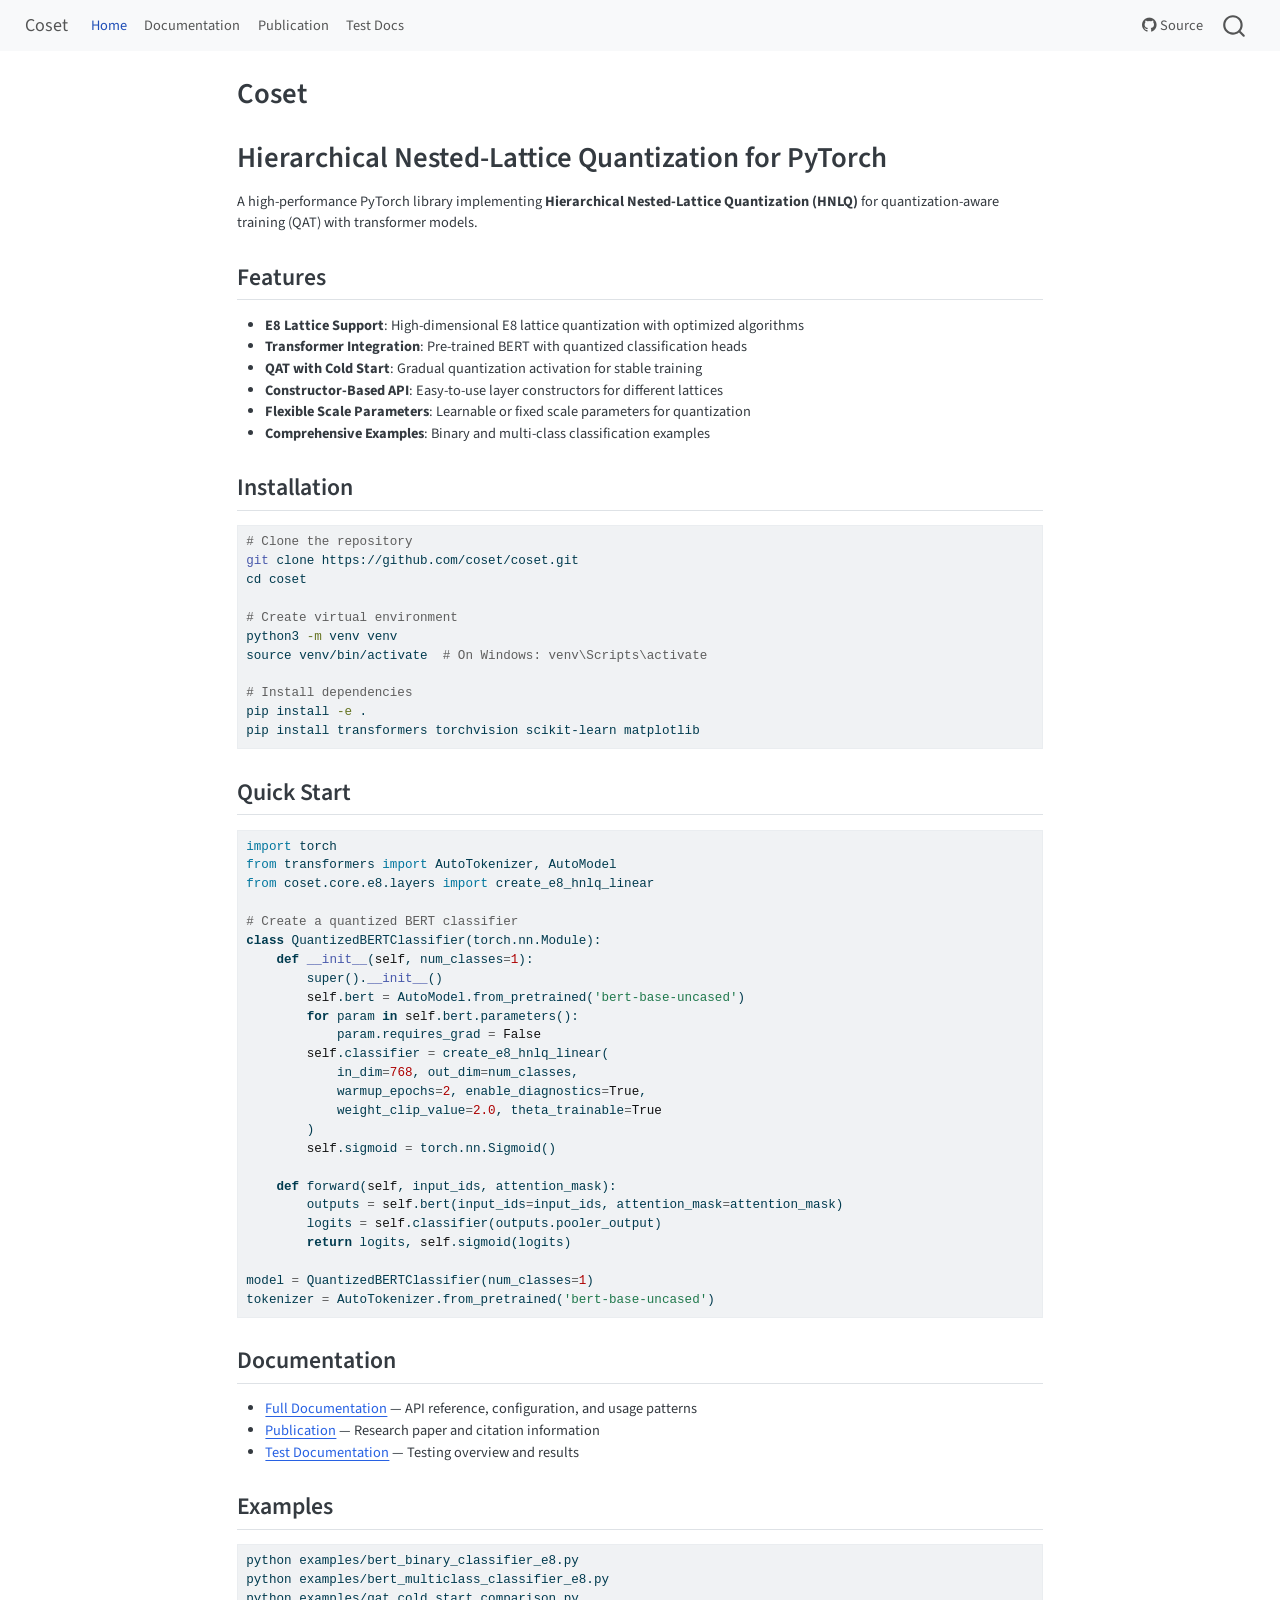
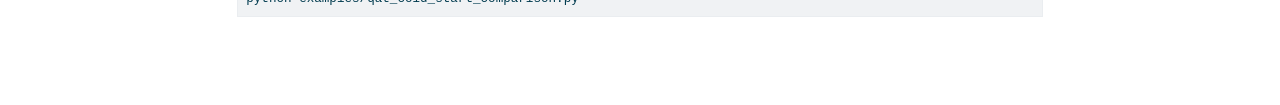
<file: index.html>
<!DOCTYPE html>
<html xmlns="http://www.w3.org/1999/xhtml" lang="en" xml:lang="en"><head>

<meta charset="utf-8">
<meta name="generator" content="quarto-1.8.27">

<meta name="viewport" content="width=device-width, initial-scale=1.0, user-scalable=yes">


<title>Coset</title>
<style>
code{white-space: pre-wrap;}
span.smallcaps{font-variant: small-caps;}
div.columns{display: flex; gap: min(4vw, 1.5em);}
div.column{flex: auto; overflow-x: auto;}
div.hanging-indent{margin-left: 1.5em; text-indent: -1.5em;}
ul.task-list{list-style: none;}
ul.task-list li input[type="checkbox"] {
  width: 0.8em;
  margin: 0 0.8em 0.2em -1em; /* quarto-specific, see https://github.com/quarto-dev/quarto-cli/issues/4556 */ 
  vertical-align: middle;
}
/* CSS for syntax highlighting */
html { -webkit-text-size-adjust: 100%; }
pre > code.sourceCode { white-space: pre; position: relative; }
pre > code.sourceCode > span { display: inline-block; line-height: 1.25; }
pre > code.sourceCode > span:empty { height: 1.2em; }
.sourceCode { overflow: visible; }
code.sourceCode > span { color: inherit; text-decoration: inherit; }
div.sourceCode { margin: 1em 0; }
pre.sourceCode { margin: 0; }
@media screen {
div.sourceCode { overflow: auto; }
}
@media print {
pre > code.sourceCode { white-space: pre-wrap; }
pre > code.sourceCode > span { text-indent: -5em; padding-left: 5em; }
}
pre.numberSource code
  { counter-reset: source-line 0; }
pre.numberSource code > span
  { position: relative; left: -4em; counter-increment: source-line; }
pre.numberSource code > span > a:first-child::before
  { content: counter(source-line);
    position: relative; left: -1em; text-align: right; vertical-align: baseline;
    border: none; display: inline-block;
    -webkit-touch-callout: none; -webkit-user-select: none;
    -khtml-user-select: none; -moz-user-select: none;
    -ms-user-select: none; user-select: none;
    padding: 0 4px; width: 4em;
  }
pre.numberSource { margin-left: 3em;  padding-left: 4px; }
div.sourceCode
  {   }
@media screen {
pre > code.sourceCode > span > a:first-child::before { text-decoration: underline; }
}
</style>


<script src="site_libs/quarto-nav/quarto-nav.js"></script>
<script src="site_libs/quarto-nav/headroom.min.js"></script>
<script src="site_libs/clipboard/clipboard.min.js"></script>
<script src="site_libs/quarto-search/autocomplete.umd.js"></script>
<script src="site_libs/quarto-search/fuse.min.js"></script>
<script src="site_libs/quarto-search/quarto-search.js"></script>
<meta name="quarto:offset" content="./">
<script src="site_libs/quarto-html/quarto.js" type="module"></script>
<script src="site_libs/quarto-html/tabsets/tabsets.js" type="module"></script>
<script src="site_libs/quarto-html/axe/axe-check.js" type="module"></script>
<script src="site_libs/quarto-html/popper.min.js"></script>
<script src="site_libs/quarto-html/tippy.umd.min.js"></script>
<script src="site_libs/quarto-html/anchor.min.js"></script>
<link href="site_libs/quarto-html/tippy.css" rel="stylesheet">
<link href="site_libs/quarto-html/quarto-syntax-highlighting-ed96de9b727972fe78a7b5d16c58bf87.css" rel="stylesheet" id="quarto-text-highlighting-styles">
<script src="site_libs/bootstrap/bootstrap.min.js"></script>
<link href="site_libs/bootstrap/bootstrap-icons.css" rel="stylesheet">
<link href="site_libs/bootstrap/bootstrap-668b6619701ddbf89f064247ba7537e3.min.css" rel="stylesheet" append-hash="true" id="quarto-bootstrap" data-mode="light">
<script id="quarto-search-options" type="application/json">{
  "location": "navbar",
  "copy-button": false,
  "collapse-after": 3,
  "panel-placement": "end",
  "type": "overlay",
  "limit": 50,
  "keyboard-shortcut": [
    "f",
    "/",
    "s"
  ],
  "show-item-context": false,
  "language": {
    "search-no-results-text": "No results",
    "search-matching-documents-text": "matching documents",
    "search-copy-link-title": "Copy link to search",
    "search-hide-matches-text": "Hide additional matches",
    "search-more-match-text": "more match in this document",
    "search-more-matches-text": "more matches in this document",
    "search-clear-button-title": "Clear",
    "search-text-placeholder": "",
    "search-detached-cancel-button-title": "Cancel",
    "search-submit-button-title": "Submit",
    "search-label": "Search"
  }
}</script>


</head>

<body class="nav-fixed fullcontent quarto-light">

<div id="quarto-search-results"></div>
  <header id="quarto-header" class="headroom fixed-top">
    <nav class="navbar navbar-expand-lg " data-bs-theme="dark">
      <div class="navbar-container container-fluid">
      <div class="navbar-brand-container mx-auto">
    <a class="navbar-brand" href="./index.html">
    <span class="navbar-title">Coset</span>
    </a>
  </div>
            <div id="quarto-search" class="" title="Search"></div>
          <button class="navbar-toggler" type="button" data-bs-toggle="collapse" data-bs-target="#navbarCollapse" aria-controls="navbarCollapse" role="menu" aria-expanded="false" aria-label="Toggle navigation" onclick="if (window.quartoToggleHeadroom) { window.quartoToggleHeadroom(); }">
  <span class="navbar-toggler-icon"></span>
</button>
          <div class="collapse navbar-collapse" id="navbarCollapse">
            <ul class="navbar-nav navbar-nav-scroll me-auto">
  <li class="nav-item">
    <a class="nav-link active" href="./index.html" aria-current="page"> 
<span class="menu-text">Home</span></a>
  </li>  
  <li class="nav-item">
    <a class="nav-link" href="./project.html"> 
<span class="menu-text">Documentation</span></a>
  </li>  
  <li class="nav-item">
    <a class="nav-link" href="./paper.html"> 
<span class="menu-text">Publication</span></a>
  </li>  
  <li class="nav-item">
    <a class="nav-link" href="./test-summaries/README.html"> 
<span class="menu-text">Test Docs</span></a>
  </li>  
</ul>
            <ul class="navbar-nav navbar-nav-scroll ms-auto">
  <li class="nav-item">
    <a class="nav-link" href="https://github.com/coset/coset"> <i class="bi bi-github" role="img">
</i> 
<span class="menu-text">Source</span></a>
  </li>  
</ul>
          </div> <!-- /navcollapse -->
            <div class="quarto-navbar-tools">
</div>
      </div> <!-- /container-fluid -->
    </nav>
</header>
<!-- content -->
<div id="quarto-content" class="quarto-container page-columns page-rows-contents page-layout-article page-navbar">
<!-- sidebar -->
<!-- margin-sidebar -->
    
<!-- main -->
<main class="content" id="quarto-document-content">

<header id="title-block-header" class="quarto-title-block default">
<div class="quarto-title">
<h1 class="title">Coset</h1>
</div>



<div class="quarto-title-meta">

    
  
    
  </div>
  


</header>


<section id="hierarchical-nested-lattice-quantization-for-pytorch" class="level1">
<h1>Hierarchical Nested-Lattice Quantization for PyTorch</h1>
<p>A high-performance PyTorch library implementing <strong>Hierarchical Nested-Lattice Quantization (HNLQ)</strong> for quantization-aware training (QAT) with transformer models.</p>
<section id="features" class="level2">
<h2 class="anchored" data-anchor-id="features">Features</h2>
<ul>
<li><strong>E8 Lattice Support</strong>: High-dimensional E8 lattice quantization with optimized algorithms</li>
<li><strong>Transformer Integration</strong>: Pre-trained BERT with quantized classification heads</li>
<li><strong>QAT with Cold Start</strong>: Gradual quantization activation for stable training</li>
<li><strong>Constructor-Based API</strong>: Easy-to-use layer constructors for different lattices</li>
<li><strong>Flexible Scale Parameters</strong>: Learnable or fixed scale parameters for quantization</li>
<li><strong>Comprehensive Examples</strong>: Binary and multi-class classification examples</li>
</ul>
</section>
<section id="installation" class="level2">
<h2 class="anchored" data-anchor-id="installation">Installation</h2>
<div class="code-copy-outer-scaffold"><div class="sourceCode" id="cb1"><pre class="sourceCode bash code-with-copy"><code class="sourceCode bash"><span id="cb1-1"><a href="#cb1-1" aria-hidden="true" tabindex="-1"></a><span class="co"># Clone the repository</span></span>
<span id="cb1-2"><a href="#cb1-2" aria-hidden="true" tabindex="-1"></a><span class="fu">git</span> clone https://github.com/coset/coset.git</span>
<span id="cb1-3"><a href="#cb1-3" aria-hidden="true" tabindex="-1"></a><span class="bu">cd</span> coset</span>
<span id="cb1-4"><a href="#cb1-4" aria-hidden="true" tabindex="-1"></a></span>
<span id="cb1-5"><a href="#cb1-5" aria-hidden="true" tabindex="-1"></a><span class="co"># Create virtual environment</span></span>
<span id="cb1-6"><a href="#cb1-6" aria-hidden="true" tabindex="-1"></a><span class="ex">python3</span> <span class="at">-m</span> venv venv</span>
<span id="cb1-7"><a href="#cb1-7" aria-hidden="true" tabindex="-1"></a><span class="bu">source</span> venv/bin/activate  <span class="co"># On Windows: venv\Scripts\activate</span></span>
<span id="cb1-8"><a href="#cb1-8" aria-hidden="true" tabindex="-1"></a></span>
<span id="cb1-9"><a href="#cb1-9" aria-hidden="true" tabindex="-1"></a><span class="co"># Install dependencies</span></span>
<span id="cb1-10"><a href="#cb1-10" aria-hidden="true" tabindex="-1"></a><span class="ex">pip</span> install <span class="at">-e</span> .</span>
<span id="cb1-11"><a href="#cb1-11" aria-hidden="true" tabindex="-1"></a><span class="ex">pip</span> install transformers torchvision scikit-learn matplotlib</span></code></pre></div><button title="Copy to Clipboard" class="code-copy-button"><i class="bi"></i></button></div>
</section>
<section id="quick-start" class="level2">
<h2 class="anchored" data-anchor-id="quick-start">Quick Start</h2>
<div class="code-copy-outer-scaffold"><div class="sourceCode" id="cb2"><pre class="sourceCode python code-with-copy"><code class="sourceCode python"><span id="cb2-1"><a href="#cb2-1" aria-hidden="true" tabindex="-1"></a><span class="im">import</span> torch</span>
<span id="cb2-2"><a href="#cb2-2" aria-hidden="true" tabindex="-1"></a><span class="im">from</span> transformers <span class="im">import</span> AutoTokenizer, AutoModel</span>
<span id="cb2-3"><a href="#cb2-3" aria-hidden="true" tabindex="-1"></a><span class="im">from</span> coset.core.e8.layers <span class="im">import</span> create_e8_hnlq_linear</span>
<span id="cb2-4"><a href="#cb2-4" aria-hidden="true" tabindex="-1"></a></span>
<span id="cb2-5"><a href="#cb2-5" aria-hidden="true" tabindex="-1"></a><span class="co"># Create a quantized BERT classifier</span></span>
<span id="cb2-6"><a href="#cb2-6" aria-hidden="true" tabindex="-1"></a><span class="kw">class</span> QuantizedBERTClassifier(torch.nn.Module):</span>
<span id="cb2-7"><a href="#cb2-7" aria-hidden="true" tabindex="-1"></a>    <span class="kw">def</span> <span class="fu">__init__</span>(<span class="va">self</span>, num_classes<span class="op">=</span><span class="dv">1</span>):</span>
<span id="cb2-8"><a href="#cb2-8" aria-hidden="true" tabindex="-1"></a>        <span class="bu">super</span>().<span class="fu">__init__</span>()</span>
<span id="cb2-9"><a href="#cb2-9" aria-hidden="true" tabindex="-1"></a>        <span class="va">self</span>.bert <span class="op">=</span> AutoModel.from_pretrained(<span class="st">'bert-base-uncased'</span>)</span>
<span id="cb2-10"><a href="#cb2-10" aria-hidden="true" tabindex="-1"></a>        <span class="cf">for</span> param <span class="kw">in</span> <span class="va">self</span>.bert.parameters():</span>
<span id="cb2-11"><a href="#cb2-11" aria-hidden="true" tabindex="-1"></a>            param.requires_grad <span class="op">=</span> <span class="va">False</span></span>
<span id="cb2-12"><a href="#cb2-12" aria-hidden="true" tabindex="-1"></a>        <span class="va">self</span>.classifier <span class="op">=</span> create_e8_hnlq_linear(</span>
<span id="cb2-13"><a href="#cb2-13" aria-hidden="true" tabindex="-1"></a>            in_dim<span class="op">=</span><span class="dv">768</span>, out_dim<span class="op">=</span>num_classes,</span>
<span id="cb2-14"><a href="#cb2-14" aria-hidden="true" tabindex="-1"></a>            warmup_epochs<span class="op">=</span><span class="dv">2</span>, enable_diagnostics<span class="op">=</span><span class="va">True</span>,</span>
<span id="cb2-15"><a href="#cb2-15" aria-hidden="true" tabindex="-1"></a>            weight_clip_value<span class="op">=</span><span class="fl">2.0</span>, theta_trainable<span class="op">=</span><span class="va">True</span></span>
<span id="cb2-16"><a href="#cb2-16" aria-hidden="true" tabindex="-1"></a>        )</span>
<span id="cb2-17"><a href="#cb2-17" aria-hidden="true" tabindex="-1"></a>        <span class="va">self</span>.sigmoid <span class="op">=</span> torch.nn.Sigmoid()</span>
<span id="cb2-18"><a href="#cb2-18" aria-hidden="true" tabindex="-1"></a>    </span>
<span id="cb2-19"><a href="#cb2-19" aria-hidden="true" tabindex="-1"></a>    <span class="kw">def</span> forward(<span class="va">self</span>, input_ids, attention_mask):</span>
<span id="cb2-20"><a href="#cb2-20" aria-hidden="true" tabindex="-1"></a>        outputs <span class="op">=</span> <span class="va">self</span>.bert(input_ids<span class="op">=</span>input_ids, attention_mask<span class="op">=</span>attention_mask)</span>
<span id="cb2-21"><a href="#cb2-21" aria-hidden="true" tabindex="-1"></a>        logits <span class="op">=</span> <span class="va">self</span>.classifier(outputs.pooler_output)</span>
<span id="cb2-22"><a href="#cb2-22" aria-hidden="true" tabindex="-1"></a>        <span class="cf">return</span> logits, <span class="va">self</span>.sigmoid(logits)</span>
<span id="cb2-23"><a href="#cb2-23" aria-hidden="true" tabindex="-1"></a></span>
<span id="cb2-24"><a href="#cb2-24" aria-hidden="true" tabindex="-1"></a>model <span class="op">=</span> QuantizedBERTClassifier(num_classes<span class="op">=</span><span class="dv">1</span>)</span>
<span id="cb2-25"><a href="#cb2-25" aria-hidden="true" tabindex="-1"></a>tokenizer <span class="op">=</span> AutoTokenizer.from_pretrained(<span class="st">'bert-base-uncased'</span>)</span></code></pre></div><button title="Copy to Clipboard" class="code-copy-button"><i class="bi"></i></button></div>
</section>
<section id="documentation" class="level2">
<h2 class="anchored" data-anchor-id="documentation">Documentation</h2>
<ul>
<li><a href="./project.html">Full Documentation</a> — API reference, configuration, and usage patterns</li>
<li><a href="./paper.html">Publication</a> — Research paper and citation information</li>
<li><a href="test-summaries/README.html">Test Documentation</a> — Testing overview and results</li>
</ul>
</section>
<section id="examples" class="level2">
<h2 class="anchored" data-anchor-id="examples">Examples</h2>
<div class="code-copy-outer-scaffold"><div class="sourceCode" id="cb3"><pre class="sourceCode bash code-with-copy"><code class="sourceCode bash"><span id="cb3-1"><a href="#cb3-1" aria-hidden="true" tabindex="-1"></a><span class="ex">python</span> examples/bert_binary_classifier_e8.py</span>
<span id="cb3-2"><a href="#cb3-2" aria-hidden="true" tabindex="-1"></a><span class="ex">python</span> examples/bert_multiclass_classifier_e8.py</span>
<span id="cb3-3"><a href="#cb3-3" aria-hidden="true" tabindex="-1"></a><span class="ex">python</span> examples/qat_cold_start_comparison.py</span></code></pre></div><button title="Copy to Clipboard" class="code-copy-button"><i class="bi"></i></button></div>


</section>
</section>

</main> <!-- /main -->
<script id="quarto-html-after-body" type="application/javascript">
  window.document.addEventListener("DOMContentLoaded", function (event) {
    const icon = "";
    const anchorJS = new window.AnchorJS();
    anchorJS.options = {
      placement: 'right',
      icon: icon
    };
    anchorJS.add('.anchored');
    const isCodeAnnotation = (el) => {
      for (const clz of el.classList) {
        if (clz.startsWith('code-annotation-')) {                     
          return true;
        }
      }
      return false;
    }
    const onCopySuccess = function(e) {
      // button target
      const button = e.trigger;
      // don't keep focus
      button.blur();
      // flash "checked"
      button.classList.add('code-copy-button-checked');
      var currentTitle = button.getAttribute("title");
      button.setAttribute("title", "Copied!");
      let tooltip;
      if (window.bootstrap) {
        button.setAttribute("data-bs-toggle", "tooltip");
        button.setAttribute("data-bs-placement", "left");
        button.setAttribute("data-bs-title", "Copied!");
        tooltip = new bootstrap.Tooltip(button, 
          { trigger: "manual", 
            customClass: "code-copy-button-tooltip",
            offset: [0, -8]});
        tooltip.show();    
      }
      setTimeout(function() {
        if (tooltip) {
          tooltip.hide();
          button.removeAttribute("data-bs-title");
          button.removeAttribute("data-bs-toggle");
          button.removeAttribute("data-bs-placement");
        }
        button.setAttribute("title", currentTitle);
        button.classList.remove('code-copy-button-checked');
      }, 1000);
      // clear code selection
      e.clearSelection();
    }
    const getTextToCopy = function(trigger) {
      const outerScaffold = trigger.parentElement.cloneNode(true);
      const codeEl = outerScaffold.querySelector('code');
      for (const childEl of codeEl.children) {
        if (isCodeAnnotation(childEl)) {
          childEl.remove();
        }
      }
      return codeEl.innerText;
    }
    const clipboard = new window.ClipboardJS('.code-copy-button:not([data-in-quarto-modal])', {
      text: getTextToCopy
    });
    clipboard.on('success', onCopySuccess);
    if (window.document.getElementById('quarto-embedded-source-code-modal')) {
      const clipboardModal = new window.ClipboardJS('.code-copy-button[data-in-quarto-modal]', {
        text: getTextToCopy,
        container: window.document.getElementById('quarto-embedded-source-code-modal')
      });
      clipboardModal.on('success', onCopySuccess);
    }
      var localhostRegex = new RegExp(/^(?:http|https):\/\/localhost\:?[0-9]*\//);
      var mailtoRegex = new RegExp(/^mailto:/);
        var filterRegex = new RegExp("https:\/\/mlsquare\.github\.io\/coset\/");
      var isInternal = (href) => {
          return filterRegex.test(href) || localhostRegex.test(href) || mailtoRegex.test(href);
      }
      // Inspect non-navigation links and adorn them if external
     var links = window.document.querySelectorAll('a[href]:not(.nav-link):not(.navbar-brand):not(.toc-action):not(.sidebar-link):not(.sidebar-item-toggle):not(.pagination-link):not(.no-external):not([aria-hidden]):not(.dropdown-item):not(.quarto-navigation-tool):not(.about-link)');
      for (var i=0; i<links.length; i++) {
        const link = links[i];
        if (!isInternal(link.href)) {
          // undo the damage that might have been done by quarto-nav.js in the case of
          // links that we want to consider external
          if (link.dataset.originalHref !== undefined) {
            link.href = link.dataset.originalHref;
          }
        }
      }
    function tippyHover(el, contentFn, onTriggerFn, onUntriggerFn) {
      const config = {
        allowHTML: true,
        maxWidth: 500,
        delay: 100,
        arrow: false,
        appendTo: function(el) {
            return el.parentElement;
        },
        interactive: true,
        interactiveBorder: 10,
        theme: 'quarto',
        placement: 'bottom-start',
      };
      if (contentFn) {
        config.content = contentFn;
      }
      if (onTriggerFn) {
        config.onTrigger = onTriggerFn;
      }
      if (onUntriggerFn) {
        config.onUntrigger = onUntriggerFn;
      }
      window.tippy(el, config); 
    }
    const noterefs = window.document.querySelectorAll('a[role="doc-noteref"]');
    for (var i=0; i<noterefs.length; i++) {
      const ref = noterefs[i];
      tippyHover(ref, function() {
        // use id or data attribute instead here
        let href = ref.getAttribute('data-footnote-href') || ref.getAttribute('href');
        try { href = new URL(href).hash; } catch {}
        const id = href.replace(/^#\/?/, "");
        const note = window.document.getElementById(id);
        if (note) {
          return note.innerHTML;
        } else {
          return "";
        }
      });
    }
    const xrefs = window.document.querySelectorAll('a.quarto-xref');
    const processXRef = (id, note) => {
      // Strip column container classes
      const stripColumnClz = (el) => {
        el.classList.remove("page-full", "page-columns");
        if (el.children) {
          for (const child of el.children) {
            stripColumnClz(child);
          }
        }
      }
      stripColumnClz(note)
      if (id === null || id.startsWith('sec-')) {
        // Special case sections, only their first couple elements
        const container = document.createElement("div");
        if (note.children && note.children.length > 2) {
          container.appendChild(note.children[0].cloneNode(true));
          for (let i = 1; i < note.children.length; i++) {
            const child = note.children[i];
            if (child.tagName === "P" && child.innerText === "") {
              continue;
            } else {
              container.appendChild(child.cloneNode(true));
              break;
            }
          }
          if (window.Quarto?.typesetMath) {
            window.Quarto.typesetMath(container);
          }
          return container.innerHTML
        } else {
          if (window.Quarto?.typesetMath) {
            window.Quarto.typesetMath(note);
          }
          return note.innerHTML;
        }
      } else {
        // Remove any anchor links if they are present
        const anchorLink = note.querySelector('a.anchorjs-link');
        if (anchorLink) {
          anchorLink.remove();
        }
        if (window.Quarto?.typesetMath) {
          window.Quarto.typesetMath(note);
        }
        if (note.classList.contains("callout")) {
          return note.outerHTML;
        } else {
          return note.innerHTML;
        }
      }
    }
    for (var i=0; i<xrefs.length; i++) {
      const xref = xrefs[i];
      tippyHover(xref, undefined, function(instance) {
        instance.disable();
        let url = xref.getAttribute('href');
        let hash = undefined; 
        if (url.startsWith('#')) {
          hash = url;
        } else {
          try { hash = new URL(url).hash; } catch {}
        }
        if (hash) {
          const id = hash.replace(/^#\/?/, "");
          const note = window.document.getElementById(id);
          if (note !== null) {
            try {
              const html = processXRef(id, note.cloneNode(true));
              instance.setContent(html);
            } finally {
              instance.enable();
              instance.show();
            }
          } else {
            // See if we can fetch this
            fetch(url.split('#')[0])
            .then(res => res.text())
            .then(html => {
              const parser = new DOMParser();
              const htmlDoc = parser.parseFromString(html, "text/html");
              const note = htmlDoc.getElementById(id);
              if (note !== null) {
                const html = processXRef(id, note);
                instance.setContent(html);
              } 
            }).finally(() => {
              instance.enable();
              instance.show();
            });
          }
        } else {
          // See if we can fetch a full url (with no hash to target)
          // This is a special case and we should probably do some content thinning / targeting
          fetch(url)
          .then(res => res.text())
          .then(html => {
            const parser = new DOMParser();
            const htmlDoc = parser.parseFromString(html, "text/html");
            const note = htmlDoc.querySelector('main.content');
            if (note !== null) {
              // This should only happen for chapter cross references
              // (since there is no id in the URL)
              // remove the first header
              if (note.children.length > 0 && note.children[0].tagName === "HEADER") {
                note.children[0].remove();
              }
              const html = processXRef(null, note);
              instance.setContent(html);
            } 
          }).finally(() => {
            instance.enable();
            instance.show();
          });
        }
      }, function(instance) {
      });
    }
        let selectedAnnoteEl;
        const selectorForAnnotation = ( cell, annotation) => {
          let cellAttr = 'data-code-cell="' + cell + '"';
          let lineAttr = 'data-code-annotation="' +  annotation + '"';
          const selector = 'span[' + cellAttr + '][' + lineAttr + ']';
          return selector;
        }
        const selectCodeLines = (annoteEl) => {
          const doc = window.document;
          const targetCell = annoteEl.getAttribute("data-target-cell");
          const targetAnnotation = annoteEl.getAttribute("data-target-annotation");
          const annoteSpan = window.document.querySelector(selectorForAnnotation(targetCell, targetAnnotation));
          const lines = annoteSpan.getAttribute("data-code-lines").split(",");
          const lineIds = lines.map((line) => {
            return targetCell + "-" + line;
          })
          let top = null;
          let height = null;
          let parent = null;
          if (lineIds.length > 0) {
              //compute the position of the single el (top and bottom and make a div)
              const el = window.document.getElementById(lineIds[0]);
              top = el.offsetTop;
              height = el.offsetHeight;
              parent = el.parentElement.parentElement;
            if (lineIds.length > 1) {
              const lastEl = window.document.getElementById(lineIds[lineIds.length - 1]);
              const bottom = lastEl.offsetTop + lastEl.offsetHeight;
              height = bottom - top;
            }
            if (top !== null && height !== null && parent !== null) {
              // cook up a div (if necessary) and position it 
              let div = window.document.getElementById("code-annotation-line-highlight");
              if (div === null) {
                div = window.document.createElement("div");
                div.setAttribute("id", "code-annotation-line-highlight");
                div.style.position = 'absolute';
                parent.appendChild(div);
              }
              div.style.top = top - 2 + "px";
              div.style.height = height + 4 + "px";
              div.style.left = 0;
              let gutterDiv = window.document.getElementById("code-annotation-line-highlight-gutter");
              if (gutterDiv === null) {
                gutterDiv = window.document.createElement("div");
                gutterDiv.setAttribute("id", "code-annotation-line-highlight-gutter");
                gutterDiv.style.position = 'absolute';
                const codeCell = window.document.getElementById(targetCell);
                const gutter = codeCell.querySelector('.code-annotation-gutter');
                gutter.appendChild(gutterDiv);
              }
              gutterDiv.style.top = top - 2 + "px";
              gutterDiv.style.height = height + 4 + "px";
            }
            selectedAnnoteEl = annoteEl;
          }
        };
        const unselectCodeLines = () => {
          const elementsIds = ["code-annotation-line-highlight", "code-annotation-line-highlight-gutter"];
          elementsIds.forEach((elId) => {
            const div = window.document.getElementById(elId);
            if (div) {
              div.remove();
            }
          });
          selectedAnnoteEl = undefined;
        };
          // Handle positioning of the toggle
      window.addEventListener(
        "resize",
        throttle(() => {
          elRect = undefined;
          if (selectedAnnoteEl) {
            selectCodeLines(selectedAnnoteEl);
          }
        }, 10)
      );
      function throttle(fn, ms) {
      let throttle = false;
      let timer;
        return (...args) => {
          if(!throttle) { // first call gets through
              fn.apply(this, args);
              throttle = true;
          } else { // all the others get throttled
              if(timer) clearTimeout(timer); // cancel #2
              timer = setTimeout(() => {
                fn.apply(this, args);
                timer = throttle = false;
              }, ms);
          }
        };
      }
        // Attach click handler to the DT
        const annoteDls = window.document.querySelectorAll('dt[data-target-cell]');
        for (const annoteDlNode of annoteDls) {
          annoteDlNode.addEventListener('click', (event) => {
            const clickedEl = event.target;
            if (clickedEl !== selectedAnnoteEl) {
              unselectCodeLines();
              const activeEl = window.document.querySelector('dt[data-target-cell].code-annotation-active');
              if (activeEl) {
                activeEl.classList.remove('code-annotation-active');
              }
              selectCodeLines(clickedEl);
              clickedEl.classList.add('code-annotation-active');
            } else {
              // Unselect the line
              unselectCodeLines();
              clickedEl.classList.remove('code-annotation-active');
            }
          });
        }
    const findCites = (el) => {
      const parentEl = el.parentElement;
      if (parentEl) {
        const cites = parentEl.dataset.cites;
        if (cites) {
          return {
            el,
            cites: cites.split(' ')
          };
        } else {
          return findCites(el.parentElement)
        }
      } else {
        return undefined;
      }
    };
    var bibliorefs = window.document.querySelectorAll('a[role="doc-biblioref"]');
    for (var i=0; i<bibliorefs.length; i++) {
      const ref = bibliorefs[i];
      const citeInfo = findCites(ref);
      if (citeInfo) {
        tippyHover(citeInfo.el, function() {
          var popup = window.document.createElement('div');
          citeInfo.cites.forEach(function(cite) {
            var citeDiv = window.document.createElement('div');
            citeDiv.classList.add('hanging-indent');
            citeDiv.classList.add('csl-entry');
            var biblioDiv = window.document.getElementById('ref-' + cite);
            if (biblioDiv) {
              citeDiv.innerHTML = biblioDiv.innerHTML;
            }
            popup.appendChild(citeDiv);
          });
          return popup.innerHTML;
        });
      }
    }
  });
  </script>
</div> <!-- /content -->




</body></html>
</file>
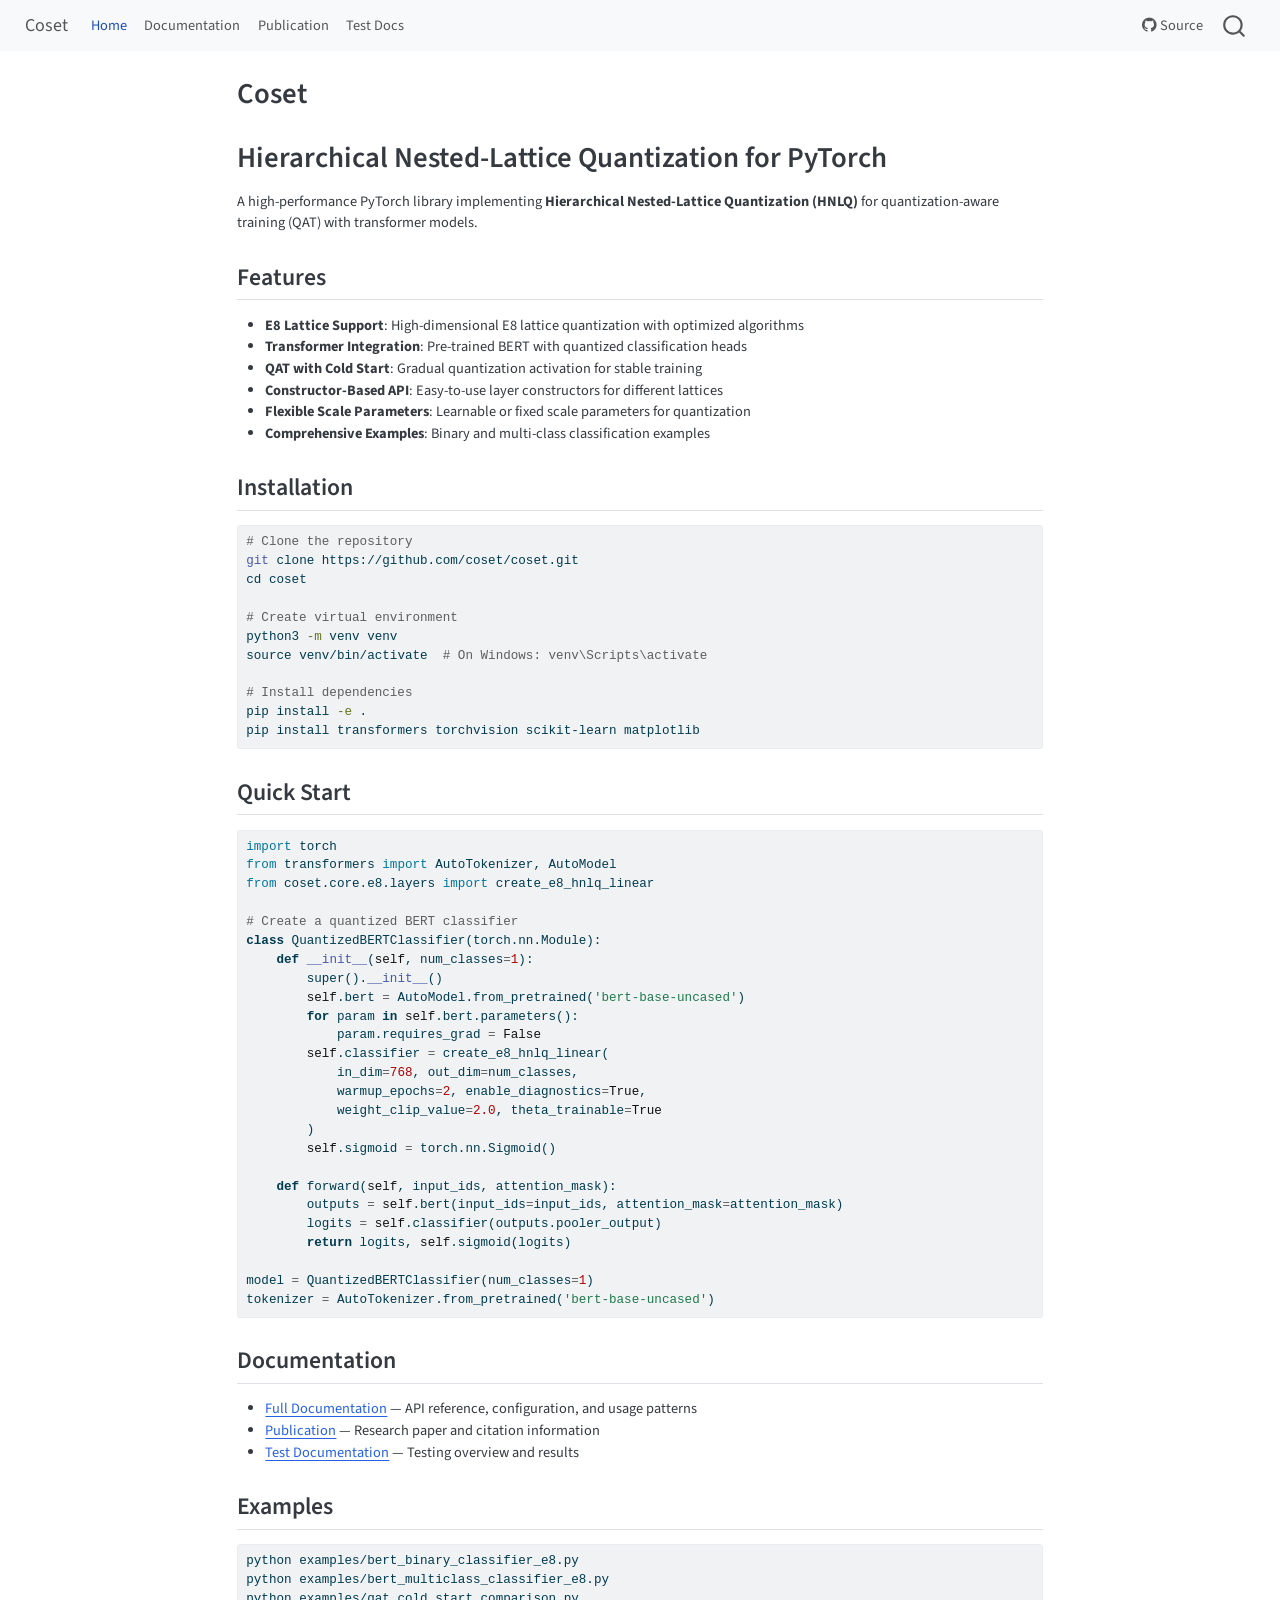
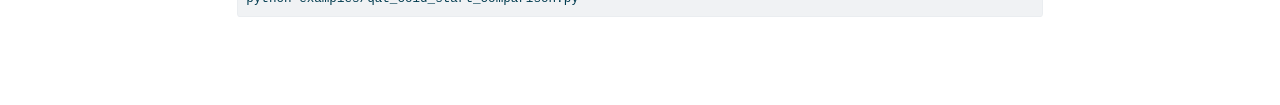
<file: docs/index.html>
<!DOCTYPE html>
<html xmlns="http://www.w3.org/1999/xhtml" lang="en" xml:lang="en"><head>

<meta charset="utf-8">
<meta name="generator" content="quarto-1.5.55">

<meta name="viewport" content="width=device-width, initial-scale=1.0, user-scalable=yes">


<title>Coset</title>
<style>
code{white-space: pre-wrap;}
span.smallcaps{font-variant: small-caps;}
div.columns{display: flex; gap: min(4vw, 1.5em);}
div.column{flex: auto; overflow-x: auto;}
div.hanging-indent{margin-left: 1.5em; text-indent: -1.5em;}
ul.task-list{list-style: none;}
ul.task-list li input[type="checkbox"] {
  width: 0.8em;
  margin: 0 0.8em 0.2em -1em; /* quarto-specific, see https://github.com/quarto-dev/quarto-cli/issues/4556 */ 
  vertical-align: middle;
}
/* CSS for syntax highlighting */
pre > code.sourceCode { white-space: pre; position: relative; }
pre > code.sourceCode > span { line-height: 1.25; }
pre > code.sourceCode > span:empty { height: 1.2em; }
.sourceCode { overflow: visible; }
code.sourceCode > span { color: inherit; text-decoration: inherit; }
div.sourceCode { margin: 1em 0; }
pre.sourceCode { margin: 0; }
@media screen {
div.sourceCode { overflow: auto; }
}
@media print {
pre > code.sourceCode { white-space: pre-wrap; }
pre > code.sourceCode > span { display: inline-block; text-indent: -5em; padding-left: 5em; }
}
pre.numberSource code
  { counter-reset: source-line 0; }
pre.numberSource code > span
  { position: relative; left: -4em; counter-increment: source-line; }
pre.numberSource code > span > a:first-child::before
  { content: counter(source-line);
    position: relative; left: -1em; text-align: right; vertical-align: baseline;
    border: none; display: inline-block;
    -webkit-touch-callout: none; -webkit-user-select: none;
    -khtml-user-select: none; -moz-user-select: none;
    -ms-user-select: none; user-select: none;
    padding: 0 4px; width: 4em;
  }
pre.numberSource { margin-left: 3em;  padding-left: 4px; }
div.sourceCode
  {   }
@media screen {
pre > code.sourceCode > span > a:first-child::before { text-decoration: underline; }
}
</style>


<script src="site_libs/quarto-nav/quarto-nav.js"></script>
<script src="site_libs/quarto-nav/headroom.min.js"></script>
<script src="site_libs/clipboard/clipboard.min.js"></script>
<script src="site_libs/quarto-search/autocomplete.umd.js"></script>
<script src="site_libs/quarto-search/fuse.min.js"></script>
<script src="site_libs/quarto-search/quarto-search.js"></script>
<meta name="quarto:offset" content="./">
<script src="site_libs/quarto-html/quarto.js"></script>
<script src="site_libs/quarto-html/popper.min.js"></script>
<script src="site_libs/quarto-html/tippy.umd.min.js"></script>
<script src="site_libs/quarto-html/anchor.min.js"></script>
<link href="site_libs/quarto-html/tippy.css" rel="stylesheet">
<link href="site_libs/quarto-html/quarto-syntax-highlighting.css" rel="stylesheet" id="quarto-text-highlighting-styles">
<script src="site_libs/bootstrap/bootstrap.min.js"></script>
<link href="site_libs/bootstrap/bootstrap-icons.css" rel="stylesheet">
<link href="site_libs/bootstrap/bootstrap.min.css" rel="stylesheet" id="quarto-bootstrap" data-mode="light">
<script id="quarto-search-options" type="application/json">{
  "location": "navbar",
  "copy-button": false,
  "collapse-after": 3,
  "panel-placement": "end",
  "type": "overlay",
  "limit": 50,
  "keyboard-shortcut": [
    "f",
    "/",
    "s"
  ],
  "show-item-context": false,
  "language": {
    "search-no-results-text": "No results",
    "search-matching-documents-text": "matching documents",
    "search-copy-link-title": "Copy link to search",
    "search-hide-matches-text": "Hide additional matches",
    "search-more-match-text": "more match in this document",
    "search-more-matches-text": "more matches in this document",
    "search-clear-button-title": "Clear",
    "search-text-placeholder": "",
    "search-detached-cancel-button-title": "Cancel",
    "search-submit-button-title": "Submit",
    "search-label": "Search"
  }
}</script>


</head>

<body class="nav-fixed fullcontent">

<div id="quarto-search-results"></div>
  <header id="quarto-header" class="headroom fixed-top">
    <nav class="navbar navbar-expand-lg " data-bs-theme="dark">
      <div class="navbar-container container-fluid">
      <div class="navbar-brand-container mx-auto">
    <a class="navbar-brand" href="./index.html">
    <span class="navbar-title">Coset</span>
    </a>
  </div>
            <div id="quarto-search" class="" title="Search"></div>
          <button class="navbar-toggler" type="button" data-bs-toggle="collapse" data-bs-target="#navbarCollapse" aria-controls="navbarCollapse" role="menu" aria-expanded="false" aria-label="Toggle navigation" onclick="if (window.quartoToggleHeadroom) { window.quartoToggleHeadroom(); }">
  <span class="navbar-toggler-icon"></span>
</button>
          <div class="collapse navbar-collapse" id="navbarCollapse">
            <ul class="navbar-nav navbar-nav-scroll me-auto">
  <li class="nav-item">
    <a class="nav-link active" href="./index.html" aria-current="page"> 
<span class="menu-text">Home</span></a>
  </li>  
  <li class="nav-item">
    <a class="nav-link" href="./project.html"> 
<span class="menu-text">Documentation</span></a>
  </li>  
  <li class="nav-item">
    <a class="nav-link" href="./paper.html"> 
<span class="menu-text">Publication</span></a>
  </li>  
  <li class="nav-item">
    <a class="nav-link" href="./test-summaries/README.html"> 
<span class="menu-text">Test Docs</span></a>
  </li>  
</ul>
            <ul class="navbar-nav navbar-nav-scroll ms-auto">
  <li class="nav-item">
    <a class="nav-link" href="https://github.com/coset/coset"> <i class="bi bi-github" role="img">
</i> 
<span class="menu-text">Source</span></a>
  </li>  
</ul>
          </div> <!-- /navcollapse -->
            <div class="quarto-navbar-tools">
</div>
      </div> <!-- /container-fluid -->
    </nav>
</header>
<!-- content -->
<div id="quarto-content" class="quarto-container page-columns page-rows-contents page-layout-article page-navbar">
<!-- sidebar -->
<!-- margin-sidebar -->
    
<!-- main -->
<main class="content" id="quarto-document-content">

<header id="title-block-header" class="quarto-title-block default">
<div class="quarto-title">
<h1 class="title">Coset</h1>
</div>



<div class="quarto-title-meta">

    
  
    
  </div>
  


</header>


<section id="hierarchical-nested-lattice-quantization-for-pytorch" class="level1">
<h1>Hierarchical Nested-Lattice Quantization for PyTorch</h1>
<p>A high-performance PyTorch library implementing <strong>Hierarchical Nested-Lattice Quantization (HNLQ)</strong> for quantization-aware training (QAT) with transformer models.</p>
<section id="features" class="level2">
<h2 class="anchored" data-anchor-id="features">Features</h2>
<ul>
<li><strong>E8 Lattice Support</strong>: High-dimensional E8 lattice quantization with optimized algorithms</li>
<li><strong>Transformer Integration</strong>: Pre-trained BERT with quantized classification heads</li>
<li><strong>QAT with Cold Start</strong>: Gradual quantization activation for stable training</li>
<li><strong>Constructor-Based API</strong>: Easy-to-use layer constructors for different lattices</li>
<li><strong>Flexible Scale Parameters</strong>: Learnable or fixed scale parameters for quantization</li>
<li><strong>Comprehensive Examples</strong>: Binary and multi-class classification examples</li>
</ul>
</section>
<section id="installation" class="level2">
<h2 class="anchored" data-anchor-id="installation">Installation</h2>
<div class="sourceCode" id="cb1"><pre class="sourceCode bash code-with-copy"><code class="sourceCode bash"><span id="cb1-1"><a href="#cb1-1" aria-hidden="true" tabindex="-1"></a><span class="co"># Clone the repository</span></span>
<span id="cb1-2"><a href="#cb1-2" aria-hidden="true" tabindex="-1"></a><span class="fu">git</span> clone https://github.com/coset/coset.git</span>
<span id="cb1-3"><a href="#cb1-3" aria-hidden="true" tabindex="-1"></a><span class="bu">cd</span> coset</span>
<span id="cb1-4"><a href="#cb1-4" aria-hidden="true" tabindex="-1"></a></span>
<span id="cb1-5"><a href="#cb1-5" aria-hidden="true" tabindex="-1"></a><span class="co"># Create virtual environment</span></span>
<span id="cb1-6"><a href="#cb1-6" aria-hidden="true" tabindex="-1"></a><span class="ex">python3</span> <span class="at">-m</span> venv venv</span>
<span id="cb1-7"><a href="#cb1-7" aria-hidden="true" tabindex="-1"></a><span class="bu">source</span> venv/bin/activate  <span class="co"># On Windows: venv\Scripts\activate</span></span>
<span id="cb1-8"><a href="#cb1-8" aria-hidden="true" tabindex="-1"></a></span>
<span id="cb1-9"><a href="#cb1-9" aria-hidden="true" tabindex="-1"></a><span class="co"># Install dependencies</span></span>
<span id="cb1-10"><a href="#cb1-10" aria-hidden="true" tabindex="-1"></a><span class="ex">pip</span> install <span class="at">-e</span> .</span>
<span id="cb1-11"><a href="#cb1-11" aria-hidden="true" tabindex="-1"></a><span class="ex">pip</span> install transformers torchvision scikit-learn matplotlib</span></code><button title="Copy to Clipboard" class="code-copy-button"><i class="bi"></i></button></pre></div>
</section>
<section id="quick-start" class="level2">
<h2 class="anchored" data-anchor-id="quick-start">Quick Start</h2>
<div class="sourceCode" id="cb2"><pre class="sourceCode python code-with-copy"><code class="sourceCode python"><span id="cb2-1"><a href="#cb2-1" aria-hidden="true" tabindex="-1"></a><span class="im">import</span> torch</span>
<span id="cb2-2"><a href="#cb2-2" aria-hidden="true" tabindex="-1"></a><span class="im">from</span> transformers <span class="im">import</span> AutoTokenizer, AutoModel</span>
<span id="cb2-3"><a href="#cb2-3" aria-hidden="true" tabindex="-1"></a><span class="im">from</span> coset.core.e8.layers <span class="im">import</span> create_e8_hnlq_linear</span>
<span id="cb2-4"><a href="#cb2-4" aria-hidden="true" tabindex="-1"></a></span>
<span id="cb2-5"><a href="#cb2-5" aria-hidden="true" tabindex="-1"></a><span class="co"># Create a quantized BERT classifier</span></span>
<span id="cb2-6"><a href="#cb2-6" aria-hidden="true" tabindex="-1"></a><span class="kw">class</span> QuantizedBERTClassifier(torch.nn.Module):</span>
<span id="cb2-7"><a href="#cb2-7" aria-hidden="true" tabindex="-1"></a>    <span class="kw">def</span> <span class="fu">__init__</span>(<span class="va">self</span>, num_classes<span class="op">=</span><span class="dv">1</span>):</span>
<span id="cb2-8"><a href="#cb2-8" aria-hidden="true" tabindex="-1"></a>        <span class="bu">super</span>().<span class="fu">__init__</span>()</span>
<span id="cb2-9"><a href="#cb2-9" aria-hidden="true" tabindex="-1"></a>        <span class="va">self</span>.bert <span class="op">=</span> AutoModel.from_pretrained(<span class="st">'bert-base-uncased'</span>)</span>
<span id="cb2-10"><a href="#cb2-10" aria-hidden="true" tabindex="-1"></a>        <span class="cf">for</span> param <span class="kw">in</span> <span class="va">self</span>.bert.parameters():</span>
<span id="cb2-11"><a href="#cb2-11" aria-hidden="true" tabindex="-1"></a>            param.requires_grad <span class="op">=</span> <span class="va">False</span></span>
<span id="cb2-12"><a href="#cb2-12" aria-hidden="true" tabindex="-1"></a>        <span class="va">self</span>.classifier <span class="op">=</span> create_e8_hnlq_linear(</span>
<span id="cb2-13"><a href="#cb2-13" aria-hidden="true" tabindex="-1"></a>            in_dim<span class="op">=</span><span class="dv">768</span>, out_dim<span class="op">=</span>num_classes,</span>
<span id="cb2-14"><a href="#cb2-14" aria-hidden="true" tabindex="-1"></a>            warmup_epochs<span class="op">=</span><span class="dv">2</span>, enable_diagnostics<span class="op">=</span><span class="va">True</span>,</span>
<span id="cb2-15"><a href="#cb2-15" aria-hidden="true" tabindex="-1"></a>            weight_clip_value<span class="op">=</span><span class="fl">2.0</span>, theta_trainable<span class="op">=</span><span class="va">True</span></span>
<span id="cb2-16"><a href="#cb2-16" aria-hidden="true" tabindex="-1"></a>        )</span>
<span id="cb2-17"><a href="#cb2-17" aria-hidden="true" tabindex="-1"></a>        <span class="va">self</span>.sigmoid <span class="op">=</span> torch.nn.Sigmoid()</span>
<span id="cb2-18"><a href="#cb2-18" aria-hidden="true" tabindex="-1"></a>    </span>
<span id="cb2-19"><a href="#cb2-19" aria-hidden="true" tabindex="-1"></a>    <span class="kw">def</span> forward(<span class="va">self</span>, input_ids, attention_mask):</span>
<span id="cb2-20"><a href="#cb2-20" aria-hidden="true" tabindex="-1"></a>        outputs <span class="op">=</span> <span class="va">self</span>.bert(input_ids<span class="op">=</span>input_ids, attention_mask<span class="op">=</span>attention_mask)</span>
<span id="cb2-21"><a href="#cb2-21" aria-hidden="true" tabindex="-1"></a>        logits <span class="op">=</span> <span class="va">self</span>.classifier(outputs.pooler_output)</span>
<span id="cb2-22"><a href="#cb2-22" aria-hidden="true" tabindex="-1"></a>        <span class="cf">return</span> logits, <span class="va">self</span>.sigmoid(logits)</span>
<span id="cb2-23"><a href="#cb2-23" aria-hidden="true" tabindex="-1"></a></span>
<span id="cb2-24"><a href="#cb2-24" aria-hidden="true" tabindex="-1"></a>model <span class="op">=</span> QuantizedBERTClassifier(num_classes<span class="op">=</span><span class="dv">1</span>)</span>
<span id="cb2-25"><a href="#cb2-25" aria-hidden="true" tabindex="-1"></a>tokenizer <span class="op">=</span> AutoTokenizer.from_pretrained(<span class="st">'bert-base-uncased'</span>)</span></code><button title="Copy to Clipboard" class="code-copy-button"><i class="bi"></i></button></pre></div>
</section>
<section id="documentation" class="level2">
<h2 class="anchored" data-anchor-id="documentation">Documentation</h2>
<ul>
<li><a href="./project.html">Full Documentation</a> — API reference, configuration, and usage patterns</li>
<li><a href="./paper.html">Publication</a> — Research paper and citation information</li>
<li><a href="test-summaries/README.html">Test Documentation</a> — Testing overview and results</li>
</ul>
</section>
<section id="examples" class="level2">
<h2 class="anchored" data-anchor-id="examples">Examples</h2>
<div class="sourceCode" id="cb3"><pre class="sourceCode bash code-with-copy"><code class="sourceCode bash"><span id="cb3-1"><a href="#cb3-1" aria-hidden="true" tabindex="-1"></a><span class="ex">python</span> examples/bert_binary_classifier_e8.py</span>
<span id="cb3-2"><a href="#cb3-2" aria-hidden="true" tabindex="-1"></a><span class="ex">python</span> examples/bert_multiclass_classifier_e8.py</span>
<span id="cb3-3"><a href="#cb3-3" aria-hidden="true" tabindex="-1"></a><span class="ex">python</span> examples/qat_cold_start_comparison.py</span></code><button title="Copy to Clipboard" class="code-copy-button"><i class="bi"></i></button></pre></div>


</section>
</section>

</main> <!-- /main -->
<script id="quarto-html-after-body" type="application/javascript">
window.document.addEventListener("DOMContentLoaded", function (event) {
  const toggleBodyColorMode = (bsSheetEl) => {
    const mode = bsSheetEl.getAttribute("data-mode");
    const bodyEl = window.document.querySelector("body");
    if (mode === "dark") {
      bodyEl.classList.add("quarto-dark");
      bodyEl.classList.remove("quarto-light");
    } else {
      bodyEl.classList.add("quarto-light");
      bodyEl.classList.remove("quarto-dark");
    }
  }
  const toggleBodyColorPrimary = () => {
    const bsSheetEl = window.document.querySelector("link#quarto-bootstrap");
    if (bsSheetEl) {
      toggleBodyColorMode(bsSheetEl);
    }
  }
  toggleBodyColorPrimary();  
  const icon = "";
  const anchorJS = new window.AnchorJS();
  anchorJS.options = {
    placement: 'right',
    icon: icon
  };
  anchorJS.add('.anchored');
  const isCodeAnnotation = (el) => {
    for (const clz of el.classList) {
      if (clz.startsWith('code-annotation-')) {                     
        return true;
      }
    }
    return false;
  }
  const onCopySuccess = function(e) {
    // button target
    const button = e.trigger;
    // don't keep focus
    button.blur();
    // flash "checked"
    button.classList.add('code-copy-button-checked');
    var currentTitle = button.getAttribute("title");
    button.setAttribute("title", "Copied!");
    let tooltip;
    if (window.bootstrap) {
      button.setAttribute("data-bs-toggle", "tooltip");
      button.setAttribute("data-bs-placement", "left");
      button.setAttribute("data-bs-title", "Copied!");
      tooltip = new bootstrap.Tooltip(button, 
        { trigger: "manual", 
          customClass: "code-copy-button-tooltip",
          offset: [0, -8]});
      tooltip.show();    
    }
    setTimeout(function() {
      if (tooltip) {
        tooltip.hide();
        button.removeAttribute("data-bs-title");
        button.removeAttribute("data-bs-toggle");
        button.removeAttribute("data-bs-placement");
      }
      button.setAttribute("title", currentTitle);
      button.classList.remove('code-copy-button-checked');
    }, 1000);
    // clear code selection
    e.clearSelection();
  }
  const getTextToCopy = function(trigger) {
      const codeEl = trigger.previousElementSibling.cloneNode(true);
      for (const childEl of codeEl.children) {
        if (isCodeAnnotation(childEl)) {
          childEl.remove();
        }
      }
      return codeEl.innerText;
  }
  const clipboard = new window.ClipboardJS('.code-copy-button:not([data-in-quarto-modal])', {
    text: getTextToCopy
  });
  clipboard.on('success', onCopySuccess);
  if (window.document.getElementById('quarto-embedded-source-code-modal')) {
    // For code content inside modals, clipBoardJS needs to be initialized with a container option
    // TODO: Check when it could be a function (https://github.com/zenorocha/clipboard.js/issues/860)
    const clipboardModal = new window.ClipboardJS('.code-copy-button[data-in-quarto-modal]', {
      text: getTextToCopy,
      container: window.document.getElementById('quarto-embedded-source-code-modal')
    });
    clipboardModal.on('success', onCopySuccess);
  }
    var localhostRegex = new RegExp(/^(?:http|https):\/\/localhost\:?[0-9]*\//);
    var mailtoRegex = new RegExp(/^mailto:/);
      var filterRegex = new RegExp("https:\/\/mlsquare\.github\.io\/coset\/");
    var isInternal = (href) => {
        return filterRegex.test(href) || localhostRegex.test(href) || mailtoRegex.test(href);
    }
    // Inspect non-navigation links and adorn them if external
 	var links = window.document.querySelectorAll('a[href]:not(.nav-link):not(.navbar-brand):not(.toc-action):not(.sidebar-link):not(.sidebar-item-toggle):not(.pagination-link):not(.no-external):not([aria-hidden]):not(.dropdown-item):not(.quarto-navigation-tool):not(.about-link)');
    for (var i=0; i<links.length; i++) {
      const link = links[i];
      if (!isInternal(link.href)) {
        // undo the damage that might have been done by quarto-nav.js in the case of
        // links that we want to consider external
        if (link.dataset.originalHref !== undefined) {
          link.href = link.dataset.originalHref;
        }
      }
    }
  function tippyHover(el, contentFn, onTriggerFn, onUntriggerFn) {
    const config = {
      allowHTML: true,
      maxWidth: 500,
      delay: 100,
      arrow: false,
      appendTo: function(el) {
          return el.parentElement;
      },
      interactive: true,
      interactiveBorder: 10,
      theme: 'quarto',
      placement: 'bottom-start',
    };
    if (contentFn) {
      config.content = contentFn;
    }
    if (onTriggerFn) {
      config.onTrigger = onTriggerFn;
    }
    if (onUntriggerFn) {
      config.onUntrigger = onUntriggerFn;
    }
    window.tippy(el, config); 
  }
  const noterefs = window.document.querySelectorAll('a[role="doc-noteref"]');
  for (var i=0; i<noterefs.length; i++) {
    const ref = noterefs[i];
    tippyHover(ref, function() {
      // use id or data attribute instead here
      let href = ref.getAttribute('data-footnote-href') || ref.getAttribute('href');
      try { href = new URL(href).hash; } catch {}
      const id = href.replace(/^#\/?/, "");
      const note = window.document.getElementById(id);
      if (note) {
        return note.innerHTML;
      } else {
        return "";
      }
    });
  }
  const xrefs = window.document.querySelectorAll('a.quarto-xref');
  const processXRef = (id, note) => {
    // Strip column container classes
    const stripColumnClz = (el) => {
      el.classList.remove("page-full", "page-columns");
      if (el.children) {
        for (const child of el.children) {
          stripColumnClz(child);
        }
      }
    }
    stripColumnClz(note)
    if (id === null || id.startsWith('sec-')) {
      // Special case sections, only their first couple elements
      const container = document.createElement("div");
      if (note.children && note.children.length > 2) {
        container.appendChild(note.children[0].cloneNode(true));
        for (let i = 1; i < note.children.length; i++) {
          const child = note.children[i];
          if (child.tagName === "P" && child.innerText === "") {
            continue;
          } else {
            container.appendChild(child.cloneNode(true));
            break;
          }
        }
        if (window.Quarto?.typesetMath) {
          window.Quarto.typesetMath(container);
        }
        return container.innerHTML
      } else {
        if (window.Quarto?.typesetMath) {
          window.Quarto.typesetMath(note);
        }
        return note.innerHTML;
      }
    } else {
      // Remove any anchor links if they are present
      const anchorLink = note.querySelector('a.anchorjs-link');
      if (anchorLink) {
        anchorLink.remove();
      }
      if (window.Quarto?.typesetMath) {
        window.Quarto.typesetMath(note);
      }
      // TODO in 1.5, we should make sure this works without a callout special case
      if (note.classList.contains("callout")) {
        return note.outerHTML;
      } else {
        return note.innerHTML;
      }
    }
  }
  for (var i=0; i<xrefs.length; i++) {
    const xref = xrefs[i];
    tippyHover(xref, undefined, function(instance) {
      instance.disable();
      let url = xref.getAttribute('href');
      let hash = undefined; 
      if (url.startsWith('#')) {
        hash = url;
      } else {
        try { hash = new URL(url).hash; } catch {}
      }
      if (hash) {
        const id = hash.replace(/^#\/?/, "");
        const note = window.document.getElementById(id);
        if (note !== null) {
          try {
            const html = processXRef(id, note.cloneNode(true));
            instance.setContent(html);
          } finally {
            instance.enable();
            instance.show();
          }
        } else {
          // See if we can fetch this
          fetch(url.split('#')[0])
          .then(res => res.text())
          .then(html => {
            const parser = new DOMParser();
            const htmlDoc = parser.parseFromString(html, "text/html");
            const note = htmlDoc.getElementById(id);
            if (note !== null) {
              const html = processXRef(id, note);
              instance.setContent(html);
            } 
          }).finally(() => {
            instance.enable();
            instance.show();
          });
        }
      } else {
        // See if we can fetch a full url (with no hash to target)
        // This is a special case and we should probably do some content thinning / targeting
        fetch(url)
        .then(res => res.text())
        .then(html => {
          const parser = new DOMParser();
          const htmlDoc = parser.parseFromString(html, "text/html");
          const note = htmlDoc.querySelector('main.content');
          if (note !== null) {
            // This should only happen for chapter cross references
            // (since there is no id in the URL)
            // remove the first header
            if (note.children.length > 0 && note.children[0].tagName === "HEADER") {
              note.children[0].remove();
            }
            const html = processXRef(null, note);
            instance.setContent(html);
          } 
        }).finally(() => {
          instance.enable();
          instance.show();
        });
      }
    }, function(instance) {
    });
  }
      let selectedAnnoteEl;
      const selectorForAnnotation = ( cell, annotation) => {
        let cellAttr = 'data-code-cell="' + cell + '"';
        let lineAttr = 'data-code-annotation="' +  annotation + '"';
        const selector = 'span[' + cellAttr + '][' + lineAttr + ']';
        return selector;
      }
      const selectCodeLines = (annoteEl) => {
        const doc = window.document;
        const targetCell = annoteEl.getAttribute("data-target-cell");
        const targetAnnotation = annoteEl.getAttribute("data-target-annotation");
        const annoteSpan = window.document.querySelector(selectorForAnnotation(targetCell, targetAnnotation));
        const lines = annoteSpan.getAttribute("data-code-lines").split(",");
        const lineIds = lines.map((line) => {
          return targetCell + "-" + line;
        })
        let top = null;
        let height = null;
        let parent = null;
        if (lineIds.length > 0) {
            //compute the position of the single el (top and bottom and make a div)
            const el = window.document.getElementById(lineIds[0]);
            top = el.offsetTop;
            height = el.offsetHeight;
            parent = el.parentElement.parentElement;
          if (lineIds.length > 1) {
            const lastEl = window.document.getElementById(lineIds[lineIds.length - 1]);
            const bottom = lastEl.offsetTop + lastEl.offsetHeight;
            height = bottom - top;
          }
          if (top !== null && height !== null && parent !== null) {
            // cook up a div (if necessary) and position it 
            let div = window.document.getElementById("code-annotation-line-highlight");
            if (div === null) {
              div = window.document.createElement("div");
              div.setAttribute("id", "code-annotation-line-highlight");
              div.style.position = 'absolute';
              parent.appendChild(div);
            }
            div.style.top = top - 2 + "px";
            div.style.height = height + 4 + "px";
            div.style.left = 0;
            let gutterDiv = window.document.getElementById("code-annotation-line-highlight-gutter");
            if (gutterDiv === null) {
              gutterDiv = window.document.createElement("div");
              gutterDiv.setAttribute("id", "code-annotation-line-highlight-gutter");
              gutterDiv.style.position = 'absolute';
              const codeCell = window.document.getElementById(targetCell);
              const gutter = codeCell.querySelector('.code-annotation-gutter');
              gutter.appendChild(gutterDiv);
            }
            gutterDiv.style.top = top - 2 + "px";
            gutterDiv.style.height = height + 4 + "px";
          }
          selectedAnnoteEl = annoteEl;
        }
      };
      const unselectCodeLines = () => {
        const elementsIds = ["code-annotation-line-highlight", "code-annotation-line-highlight-gutter"];
        elementsIds.forEach((elId) => {
          const div = window.document.getElementById(elId);
          if (div) {
            div.remove();
          }
        });
        selectedAnnoteEl = undefined;
      };
        // Handle positioning of the toggle
    window.addEventListener(
      "resize",
      throttle(() => {
        elRect = undefined;
        if (selectedAnnoteEl) {
          selectCodeLines(selectedAnnoteEl);
        }
      }, 10)
    );
    function throttle(fn, ms) {
    let throttle = false;
    let timer;
      return (...args) => {
        if(!throttle) { // first call gets through
            fn.apply(this, args);
            throttle = true;
        } else { // all the others get throttled
            if(timer) clearTimeout(timer); // cancel #2
            timer = setTimeout(() => {
              fn.apply(this, args);
              timer = throttle = false;
            }, ms);
        }
      };
    }
      // Attach click handler to the DT
      const annoteDls = window.document.querySelectorAll('dt[data-target-cell]');
      for (const annoteDlNode of annoteDls) {
        annoteDlNode.addEventListener('click', (event) => {
          const clickedEl = event.target;
          if (clickedEl !== selectedAnnoteEl) {
            unselectCodeLines();
            const activeEl = window.document.querySelector('dt[data-target-cell].code-annotation-active');
            if (activeEl) {
              activeEl.classList.remove('code-annotation-active');
            }
            selectCodeLines(clickedEl);
            clickedEl.classList.add('code-annotation-active');
          } else {
            // Unselect the line
            unselectCodeLines();
            clickedEl.classList.remove('code-annotation-active');
          }
        });
      }
  const findCites = (el) => {
    const parentEl = el.parentElement;
    if (parentEl) {
      const cites = parentEl.dataset.cites;
      if (cites) {
        return {
          el,
          cites: cites.split(' ')
        };
      } else {
        return findCites(el.parentElement)
      }
    } else {
      return undefined;
    }
  };
  var bibliorefs = window.document.querySelectorAll('a[role="doc-biblioref"]');
  for (var i=0; i<bibliorefs.length; i++) {
    const ref = bibliorefs[i];
    const citeInfo = findCites(ref);
    if (citeInfo) {
      tippyHover(citeInfo.el, function() {
        var popup = window.document.createElement('div');
        citeInfo.cites.forEach(function(cite) {
          var citeDiv = window.document.createElement('div');
          citeDiv.classList.add('hanging-indent');
          citeDiv.classList.add('csl-entry');
          var biblioDiv = window.document.getElementById('ref-' + cite);
          if (biblioDiv) {
            citeDiv.innerHTML = biblioDiv.innerHTML;
          }
          popup.appendChild(citeDiv);
        });
        return popup.innerHTML;
      });
    }
  }
});
</script>
</div> <!-- /content -->




</body></html>
</file>
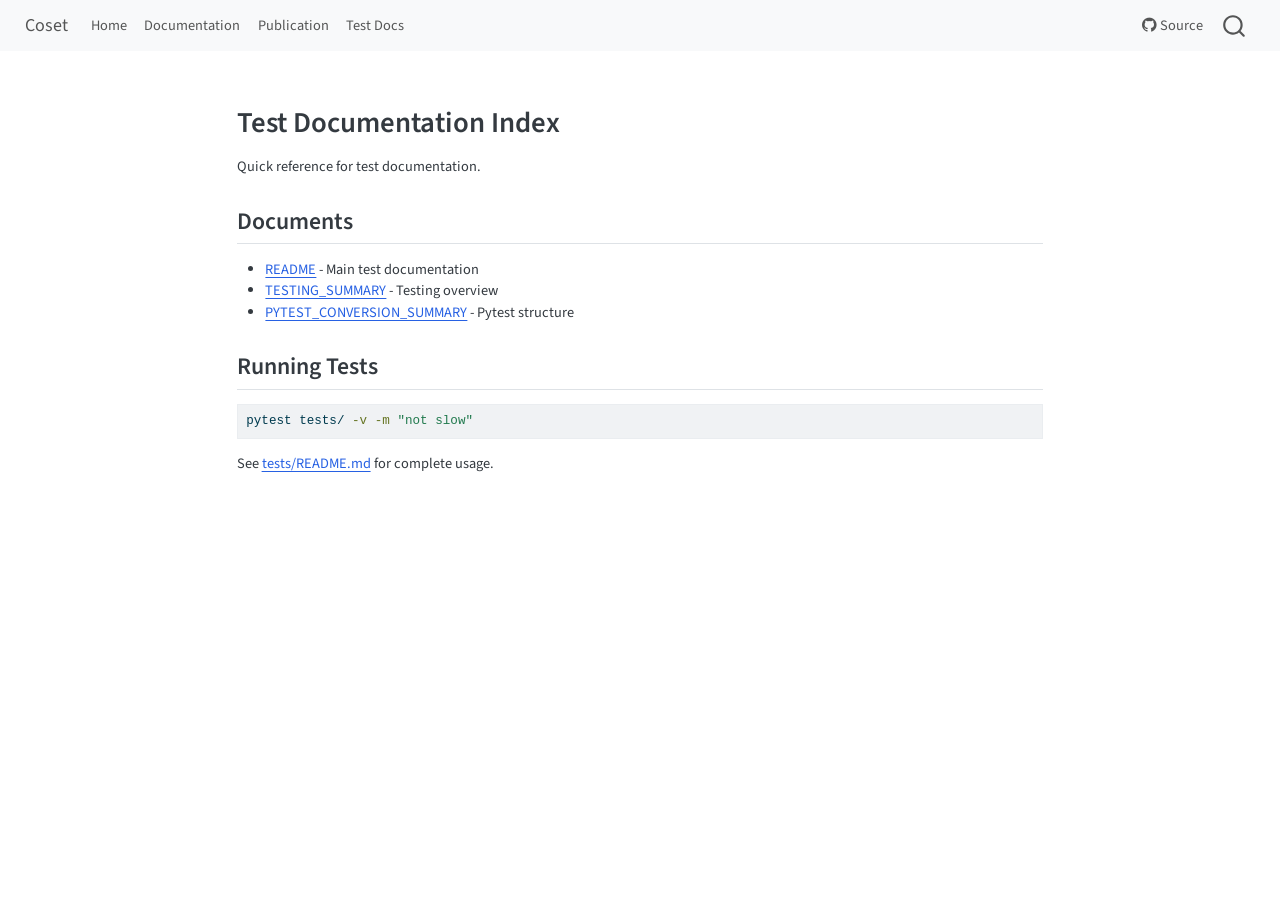
<file: test-summaries/INDEX.html>
<!DOCTYPE html>
<html xmlns="http://www.w3.org/1999/xhtml" lang="en" xml:lang="en"><head>

<meta charset="utf-8">
<meta name="generator" content="quarto-1.8.27">

<meta name="viewport" content="width=device-width, initial-scale=1.0, user-scalable=yes">


<title>index – Coset</title>
<style>
code{white-space: pre-wrap;}
span.smallcaps{font-variant: small-caps;}
div.columns{display: flex; gap: min(4vw, 1.5em);}
div.column{flex: auto; overflow-x: auto;}
div.hanging-indent{margin-left: 1.5em; text-indent: -1.5em;}
ul.task-list{list-style: none;}
ul.task-list li input[type="checkbox"] {
  width: 0.8em;
  margin: 0 0.8em 0.2em -1em; /* quarto-specific, see https://github.com/quarto-dev/quarto-cli/issues/4556 */ 
  vertical-align: middle;
}
/* CSS for syntax highlighting */
html { -webkit-text-size-adjust: 100%; }
pre > code.sourceCode { white-space: pre; position: relative; }
pre > code.sourceCode > span { display: inline-block; line-height: 1.25; }
pre > code.sourceCode > span:empty { height: 1.2em; }
.sourceCode { overflow: visible; }
code.sourceCode > span { color: inherit; text-decoration: inherit; }
div.sourceCode { margin: 1em 0; }
pre.sourceCode { margin: 0; }
@media screen {
div.sourceCode { overflow: auto; }
}
@media print {
pre > code.sourceCode { white-space: pre-wrap; }
pre > code.sourceCode > span { text-indent: -5em; padding-left: 5em; }
}
pre.numberSource code
  { counter-reset: source-line 0; }
pre.numberSource code > span
  { position: relative; left: -4em; counter-increment: source-line; }
pre.numberSource code > span > a:first-child::before
  { content: counter(source-line);
    position: relative; left: -1em; text-align: right; vertical-align: baseline;
    border: none; display: inline-block;
    -webkit-touch-callout: none; -webkit-user-select: none;
    -khtml-user-select: none; -moz-user-select: none;
    -ms-user-select: none; user-select: none;
    padding: 0 4px; width: 4em;
  }
pre.numberSource { margin-left: 3em;  padding-left: 4px; }
div.sourceCode
  {   }
@media screen {
pre > code.sourceCode > span > a:first-child::before { text-decoration: underline; }
}
</style>


<script src="../site_libs/quarto-nav/quarto-nav.js"></script>
<script src="../site_libs/quarto-nav/headroom.min.js"></script>
<script src="../site_libs/clipboard/clipboard.min.js"></script>
<script src="../site_libs/quarto-search/autocomplete.umd.js"></script>
<script src="../site_libs/quarto-search/fuse.min.js"></script>
<script src="../site_libs/quarto-search/quarto-search.js"></script>
<meta name="quarto:offset" content="../">
<script src="../site_libs/quarto-html/quarto.js" type="module"></script>
<script src="../site_libs/quarto-html/tabsets/tabsets.js" type="module"></script>
<script src="../site_libs/quarto-html/axe/axe-check.js" type="module"></script>
<script src="../site_libs/quarto-html/popper.min.js"></script>
<script src="../site_libs/quarto-html/tippy.umd.min.js"></script>
<script src="../site_libs/quarto-html/anchor.min.js"></script>
<link href="../site_libs/quarto-html/tippy.css" rel="stylesheet">
<link href="../site_libs/quarto-html/quarto-syntax-highlighting-ed96de9b727972fe78a7b5d16c58bf87.css" rel="stylesheet" id="quarto-text-highlighting-styles">
<script src="../site_libs/bootstrap/bootstrap.min.js"></script>
<link href="../site_libs/bootstrap/bootstrap-icons.css" rel="stylesheet">
<link href="../site_libs/bootstrap/bootstrap-668b6619701ddbf89f064247ba7537e3.min.css" rel="stylesheet" append-hash="true" id="quarto-bootstrap" data-mode="light">
<script id="quarto-search-options" type="application/json">{
  "location": "navbar",
  "copy-button": false,
  "collapse-after": 3,
  "panel-placement": "end",
  "type": "overlay",
  "limit": 50,
  "keyboard-shortcut": [
    "f",
    "/",
    "s"
  ],
  "show-item-context": false,
  "language": {
    "search-no-results-text": "No results",
    "search-matching-documents-text": "matching documents",
    "search-copy-link-title": "Copy link to search",
    "search-hide-matches-text": "Hide additional matches",
    "search-more-match-text": "more match in this document",
    "search-more-matches-text": "more matches in this document",
    "search-clear-button-title": "Clear",
    "search-text-placeholder": "",
    "search-detached-cancel-button-title": "Cancel",
    "search-submit-button-title": "Submit",
    "search-label": "Search"
  }
}</script>


</head>

<body class="nav-fixed fullcontent quarto-light">

<div id="quarto-search-results"></div>
  <header id="quarto-header" class="headroom fixed-top">
    <nav class="navbar navbar-expand-lg " data-bs-theme="dark">
      <div class="navbar-container container-fluid">
      <div class="navbar-brand-container mx-auto">
    <a class="navbar-brand" href="../index.html">
    <span class="navbar-title">Coset</span>
    </a>
  </div>
            <div id="quarto-search" class="" title="Search"></div>
          <button class="navbar-toggler" type="button" data-bs-toggle="collapse" data-bs-target="#navbarCollapse" aria-controls="navbarCollapse" role="menu" aria-expanded="false" aria-label="Toggle navigation" onclick="if (window.quartoToggleHeadroom) { window.quartoToggleHeadroom(); }">
  <span class="navbar-toggler-icon"></span>
</button>
          <div class="collapse navbar-collapse" id="navbarCollapse">
            <ul class="navbar-nav navbar-nav-scroll me-auto">
  <li class="nav-item">
    <a class="nav-link" href="../index.html"> 
<span class="menu-text">Home</span></a>
  </li>  
  <li class="nav-item">
    <a class="nav-link" href="../project.html"> 
<span class="menu-text">Documentation</span></a>
  </li>  
  <li class="nav-item">
    <a class="nav-link" href="../paper.html"> 
<span class="menu-text">Publication</span></a>
  </li>  
  <li class="nav-item">
    <a class="nav-link" href="../test-summaries/README.html"> 
<span class="menu-text">Test Docs</span></a>
  </li>  
</ul>
            <ul class="navbar-nav navbar-nav-scroll ms-auto">
  <li class="nav-item">
    <a class="nav-link" href="https://github.com/coset/coset"> <i class="bi bi-github" role="img">
</i> 
<span class="menu-text">Source</span></a>
  </li>  
</ul>
          </div> <!-- /navcollapse -->
            <div class="quarto-navbar-tools">
</div>
      </div> <!-- /container-fluid -->
    </nav>
</header>
<!-- content -->
<div id="quarto-content" class="quarto-container page-columns page-rows-contents page-layout-article page-navbar">
<!-- sidebar -->
<!-- margin-sidebar -->
    
<!-- main -->
<main class="content" id="quarto-document-content"><header id="title-block-header" class="quarto-title-block"></header>




<section id="test-documentation-index" class="level1">
<h1>Test Documentation Index</h1>
<p>Quick reference for test documentation.</p>
<section id="documents" class="level2">
<h2 class="anchored" data-anchor-id="documents">Documents</h2>
<ul>
<li><strong><a href="README.html">README</a></strong> - Main test documentation</li>
<li><strong><a href="TESTING_SUMMARY.html">TESTING_SUMMARY</a></strong> - Testing overview</li>
<li><strong><a href="PYTEST_CONVERSION_SUMMARY.html">PYTEST_CONVERSION_SUMMARY</a></strong> - Pytest structure</li>
</ul>
</section>
<section id="running-tests" class="level2">
<h2 class="anchored" data-anchor-id="running-tests">Running Tests</h2>
<div class="code-copy-outer-scaffold"><div class="sourceCode" id="cb1"><pre class="sourceCode bash code-with-copy"><code class="sourceCode bash"><span id="cb1-1"><a href="#cb1-1" aria-hidden="true" tabindex="-1"></a><span class="ex">pytest</span> tests/ <span class="at">-v</span> <span class="at">-m</span> <span class="st">"not slow"</span></span></code></pre></div><button title="Copy to Clipboard" class="code-copy-button"><i class="bi"></i></button></div>
<p>See <a href="../tests/README.md">tests/README.md</a> for complete usage.</p>


</section>
</section>

</main> <!-- /main -->
<script id="quarto-html-after-body" type="application/javascript">
  window.document.addEventListener("DOMContentLoaded", function (event) {
    const icon = "";
    const anchorJS = new window.AnchorJS();
    anchorJS.options = {
      placement: 'right',
      icon: icon
    };
    anchorJS.add('.anchored');
    const isCodeAnnotation = (el) => {
      for (const clz of el.classList) {
        if (clz.startsWith('code-annotation-')) {                     
          return true;
        }
      }
      return false;
    }
    const onCopySuccess = function(e) {
      // button target
      const button = e.trigger;
      // don't keep focus
      button.blur();
      // flash "checked"
      button.classList.add('code-copy-button-checked');
      var currentTitle = button.getAttribute("title");
      button.setAttribute("title", "Copied!");
      let tooltip;
      if (window.bootstrap) {
        button.setAttribute("data-bs-toggle", "tooltip");
        button.setAttribute("data-bs-placement", "left");
        button.setAttribute("data-bs-title", "Copied!");
        tooltip = new bootstrap.Tooltip(button, 
          { trigger: "manual", 
            customClass: "code-copy-button-tooltip",
            offset: [0, -8]});
        tooltip.show();    
      }
      setTimeout(function() {
        if (tooltip) {
          tooltip.hide();
          button.removeAttribute("data-bs-title");
          button.removeAttribute("data-bs-toggle");
          button.removeAttribute("data-bs-placement");
        }
        button.setAttribute("title", currentTitle);
        button.classList.remove('code-copy-button-checked');
      }, 1000);
      // clear code selection
      e.clearSelection();
    }
    const getTextToCopy = function(trigger) {
      const outerScaffold = trigger.parentElement.cloneNode(true);
      const codeEl = outerScaffold.querySelector('code');
      for (const childEl of codeEl.children) {
        if (isCodeAnnotation(childEl)) {
          childEl.remove();
        }
      }
      return codeEl.innerText;
    }
    const clipboard = new window.ClipboardJS('.code-copy-button:not([data-in-quarto-modal])', {
      text: getTextToCopy
    });
    clipboard.on('success', onCopySuccess);
    if (window.document.getElementById('quarto-embedded-source-code-modal')) {
      const clipboardModal = new window.ClipboardJS('.code-copy-button[data-in-quarto-modal]', {
        text: getTextToCopy,
        container: window.document.getElementById('quarto-embedded-source-code-modal')
      });
      clipboardModal.on('success', onCopySuccess);
    }
      var localhostRegex = new RegExp(/^(?:http|https):\/\/localhost\:?[0-9]*\//);
      var mailtoRegex = new RegExp(/^mailto:/);
        var filterRegex = new RegExp("https:\/\/mlsquare\.github\.io\/coset\/");
      var isInternal = (href) => {
          return filterRegex.test(href) || localhostRegex.test(href) || mailtoRegex.test(href);
      }
      // Inspect non-navigation links and adorn them if external
     var links = window.document.querySelectorAll('a[href]:not(.nav-link):not(.navbar-brand):not(.toc-action):not(.sidebar-link):not(.sidebar-item-toggle):not(.pagination-link):not(.no-external):not([aria-hidden]):not(.dropdown-item):not(.quarto-navigation-tool):not(.about-link)');
      for (var i=0; i<links.length; i++) {
        const link = links[i];
        if (!isInternal(link.href)) {
          // undo the damage that might have been done by quarto-nav.js in the case of
          // links that we want to consider external
          if (link.dataset.originalHref !== undefined) {
            link.href = link.dataset.originalHref;
          }
        }
      }
    function tippyHover(el, contentFn, onTriggerFn, onUntriggerFn) {
      const config = {
        allowHTML: true,
        maxWidth: 500,
        delay: 100,
        arrow: false,
        appendTo: function(el) {
            return el.parentElement;
        },
        interactive: true,
        interactiveBorder: 10,
        theme: 'quarto',
        placement: 'bottom-start',
      };
      if (contentFn) {
        config.content = contentFn;
      }
      if (onTriggerFn) {
        config.onTrigger = onTriggerFn;
      }
      if (onUntriggerFn) {
        config.onUntrigger = onUntriggerFn;
      }
      window.tippy(el, config); 
    }
    const noterefs = window.document.querySelectorAll('a[role="doc-noteref"]');
    for (var i=0; i<noterefs.length; i++) {
      const ref = noterefs[i];
      tippyHover(ref, function() {
        // use id or data attribute instead here
        let href = ref.getAttribute('data-footnote-href') || ref.getAttribute('href');
        try { href = new URL(href).hash; } catch {}
        const id = href.replace(/^#\/?/, "");
        const note = window.document.getElementById(id);
        if (note) {
          return note.innerHTML;
        } else {
          return "";
        }
      });
    }
    const xrefs = window.document.querySelectorAll('a.quarto-xref');
    const processXRef = (id, note) => {
      // Strip column container classes
      const stripColumnClz = (el) => {
        el.classList.remove("page-full", "page-columns");
        if (el.children) {
          for (const child of el.children) {
            stripColumnClz(child);
          }
        }
      }
      stripColumnClz(note)
      if (id === null || id.startsWith('sec-')) {
        // Special case sections, only their first couple elements
        const container = document.createElement("div");
        if (note.children && note.children.length > 2) {
          container.appendChild(note.children[0].cloneNode(true));
          for (let i = 1; i < note.children.length; i++) {
            const child = note.children[i];
            if (child.tagName === "P" && child.innerText === "") {
              continue;
            } else {
              container.appendChild(child.cloneNode(true));
              break;
            }
          }
          if (window.Quarto?.typesetMath) {
            window.Quarto.typesetMath(container);
          }
          return container.innerHTML
        } else {
          if (window.Quarto?.typesetMath) {
            window.Quarto.typesetMath(note);
          }
          return note.innerHTML;
        }
      } else {
        // Remove any anchor links if they are present
        const anchorLink = note.querySelector('a.anchorjs-link');
        if (anchorLink) {
          anchorLink.remove();
        }
        if (window.Quarto?.typesetMath) {
          window.Quarto.typesetMath(note);
        }
        if (note.classList.contains("callout")) {
          return note.outerHTML;
        } else {
          return note.innerHTML;
        }
      }
    }
    for (var i=0; i<xrefs.length; i++) {
      const xref = xrefs[i];
      tippyHover(xref, undefined, function(instance) {
        instance.disable();
        let url = xref.getAttribute('href');
        let hash = undefined; 
        if (url.startsWith('#')) {
          hash = url;
        } else {
          try { hash = new URL(url).hash; } catch {}
        }
        if (hash) {
          const id = hash.replace(/^#\/?/, "");
          const note = window.document.getElementById(id);
          if (note !== null) {
            try {
              const html = processXRef(id, note.cloneNode(true));
              instance.setContent(html);
            } finally {
              instance.enable();
              instance.show();
            }
          } else {
            // See if we can fetch this
            fetch(url.split('#')[0])
            .then(res => res.text())
            .then(html => {
              const parser = new DOMParser();
              const htmlDoc = parser.parseFromString(html, "text/html");
              const note = htmlDoc.getElementById(id);
              if (note !== null) {
                const html = processXRef(id, note);
                instance.setContent(html);
              } 
            }).finally(() => {
              instance.enable();
              instance.show();
            });
          }
        } else {
          // See if we can fetch a full url (with no hash to target)
          // This is a special case and we should probably do some content thinning / targeting
          fetch(url)
          .then(res => res.text())
          .then(html => {
            const parser = new DOMParser();
            const htmlDoc = parser.parseFromString(html, "text/html");
            const note = htmlDoc.querySelector('main.content');
            if (note !== null) {
              // This should only happen for chapter cross references
              // (since there is no id in the URL)
              // remove the first header
              if (note.children.length > 0 && note.children[0].tagName === "HEADER") {
                note.children[0].remove();
              }
              const html = processXRef(null, note);
              instance.setContent(html);
            } 
          }).finally(() => {
            instance.enable();
            instance.show();
          });
        }
      }, function(instance) {
      });
    }
        let selectedAnnoteEl;
        const selectorForAnnotation = ( cell, annotation) => {
          let cellAttr = 'data-code-cell="' + cell + '"';
          let lineAttr = 'data-code-annotation="' +  annotation + '"';
          const selector = 'span[' + cellAttr + '][' + lineAttr + ']';
          return selector;
        }
        const selectCodeLines = (annoteEl) => {
          const doc = window.document;
          const targetCell = annoteEl.getAttribute("data-target-cell");
          const targetAnnotation = annoteEl.getAttribute("data-target-annotation");
          const annoteSpan = window.document.querySelector(selectorForAnnotation(targetCell, targetAnnotation));
          const lines = annoteSpan.getAttribute("data-code-lines").split(",");
          const lineIds = lines.map((line) => {
            return targetCell + "-" + line;
          })
          let top = null;
          let height = null;
          let parent = null;
          if (lineIds.length > 0) {
              //compute the position of the single el (top and bottom and make a div)
              const el = window.document.getElementById(lineIds[0]);
              top = el.offsetTop;
              height = el.offsetHeight;
              parent = el.parentElement.parentElement;
            if (lineIds.length > 1) {
              const lastEl = window.document.getElementById(lineIds[lineIds.length - 1]);
              const bottom = lastEl.offsetTop + lastEl.offsetHeight;
              height = bottom - top;
            }
            if (top !== null && height !== null && parent !== null) {
              // cook up a div (if necessary) and position it 
              let div = window.document.getElementById("code-annotation-line-highlight");
              if (div === null) {
                div = window.document.createElement("div");
                div.setAttribute("id", "code-annotation-line-highlight");
                div.style.position = 'absolute';
                parent.appendChild(div);
              }
              div.style.top = top - 2 + "px";
              div.style.height = height + 4 + "px";
              div.style.left = 0;
              let gutterDiv = window.document.getElementById("code-annotation-line-highlight-gutter");
              if (gutterDiv === null) {
                gutterDiv = window.document.createElement("div");
                gutterDiv.setAttribute("id", "code-annotation-line-highlight-gutter");
                gutterDiv.style.position = 'absolute';
                const codeCell = window.document.getElementById(targetCell);
                const gutter = codeCell.querySelector('.code-annotation-gutter');
                gutter.appendChild(gutterDiv);
              }
              gutterDiv.style.top = top - 2 + "px";
              gutterDiv.style.height = height + 4 + "px";
            }
            selectedAnnoteEl = annoteEl;
          }
        };
        const unselectCodeLines = () => {
          const elementsIds = ["code-annotation-line-highlight", "code-annotation-line-highlight-gutter"];
          elementsIds.forEach((elId) => {
            const div = window.document.getElementById(elId);
            if (div) {
              div.remove();
            }
          });
          selectedAnnoteEl = undefined;
        };
          // Handle positioning of the toggle
      window.addEventListener(
        "resize",
        throttle(() => {
          elRect = undefined;
          if (selectedAnnoteEl) {
            selectCodeLines(selectedAnnoteEl);
          }
        }, 10)
      );
      function throttle(fn, ms) {
      let throttle = false;
      let timer;
        return (...args) => {
          if(!throttle) { // first call gets through
              fn.apply(this, args);
              throttle = true;
          } else { // all the others get throttled
              if(timer) clearTimeout(timer); // cancel #2
              timer = setTimeout(() => {
                fn.apply(this, args);
                timer = throttle = false;
              }, ms);
          }
        };
      }
        // Attach click handler to the DT
        const annoteDls = window.document.querySelectorAll('dt[data-target-cell]');
        for (const annoteDlNode of annoteDls) {
          annoteDlNode.addEventListener('click', (event) => {
            const clickedEl = event.target;
            if (clickedEl !== selectedAnnoteEl) {
              unselectCodeLines();
              const activeEl = window.document.querySelector('dt[data-target-cell].code-annotation-active');
              if (activeEl) {
                activeEl.classList.remove('code-annotation-active');
              }
              selectCodeLines(clickedEl);
              clickedEl.classList.add('code-annotation-active');
            } else {
              // Unselect the line
              unselectCodeLines();
              clickedEl.classList.remove('code-annotation-active');
            }
          });
        }
    const findCites = (el) => {
      const parentEl = el.parentElement;
      if (parentEl) {
        const cites = parentEl.dataset.cites;
        if (cites) {
          return {
            el,
            cites: cites.split(' ')
          };
        } else {
          return findCites(el.parentElement)
        }
      } else {
        return undefined;
      }
    };
    var bibliorefs = window.document.querySelectorAll('a[role="doc-biblioref"]');
    for (var i=0; i<bibliorefs.length; i++) {
      const ref = bibliorefs[i];
      const citeInfo = findCites(ref);
      if (citeInfo) {
        tippyHover(citeInfo.el, function() {
          var popup = window.document.createElement('div');
          citeInfo.cites.forEach(function(cite) {
            var citeDiv = window.document.createElement('div');
            citeDiv.classList.add('hanging-indent');
            citeDiv.classList.add('csl-entry');
            var biblioDiv = window.document.getElementById('ref-' + cite);
            if (biblioDiv) {
              citeDiv.innerHTML = biblioDiv.innerHTML;
            }
            popup.appendChild(citeDiv);
          });
          return popup.innerHTML;
        });
      }
    }
  });
  </script>
</div> <!-- /content -->




</body></html>
</file>
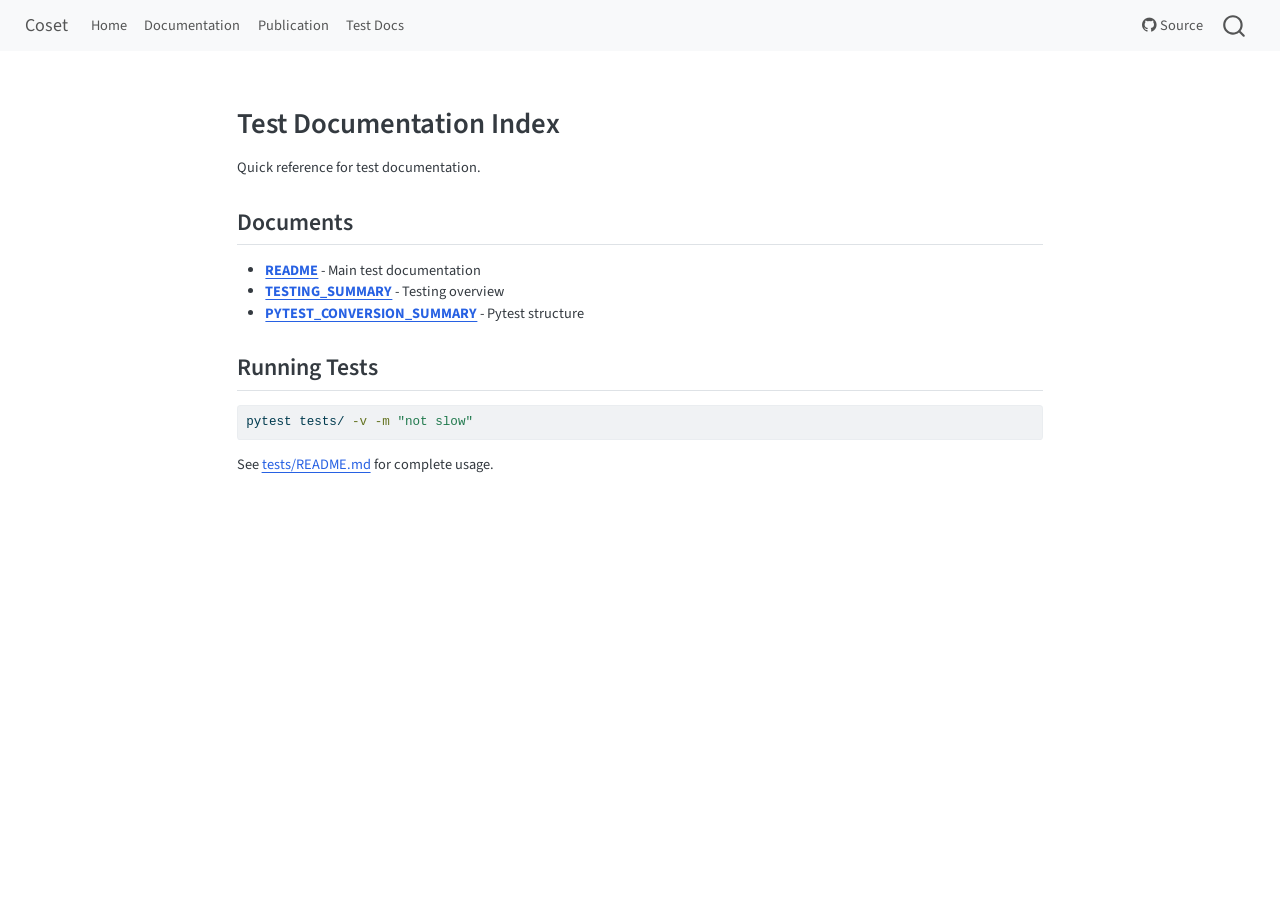
<file: docs/test-summaries/INDEX.html>
<!DOCTYPE html>
<html xmlns="http://www.w3.org/1999/xhtml" lang="en" xml:lang="en"><head>

<meta charset="utf-8">
<meta name="generator" content="quarto-1.5.55">

<meta name="viewport" content="width=device-width, initial-scale=1.0, user-scalable=yes">


<title>index – Coset</title>
<style>
code{white-space: pre-wrap;}
span.smallcaps{font-variant: small-caps;}
div.columns{display: flex; gap: min(4vw, 1.5em);}
div.column{flex: auto; overflow-x: auto;}
div.hanging-indent{margin-left: 1.5em; text-indent: -1.5em;}
ul.task-list{list-style: none;}
ul.task-list li input[type="checkbox"] {
  width: 0.8em;
  margin: 0 0.8em 0.2em -1em; /* quarto-specific, see https://github.com/quarto-dev/quarto-cli/issues/4556 */ 
  vertical-align: middle;
}
/* CSS for syntax highlighting */
pre > code.sourceCode { white-space: pre; position: relative; }
pre > code.sourceCode > span { line-height: 1.25; }
pre > code.sourceCode > span:empty { height: 1.2em; }
.sourceCode { overflow: visible; }
code.sourceCode > span { color: inherit; text-decoration: inherit; }
div.sourceCode { margin: 1em 0; }
pre.sourceCode { margin: 0; }
@media screen {
div.sourceCode { overflow: auto; }
}
@media print {
pre > code.sourceCode { white-space: pre-wrap; }
pre > code.sourceCode > span { display: inline-block; text-indent: -5em; padding-left: 5em; }
}
pre.numberSource code
  { counter-reset: source-line 0; }
pre.numberSource code > span
  { position: relative; left: -4em; counter-increment: source-line; }
pre.numberSource code > span > a:first-child::before
  { content: counter(source-line);
    position: relative; left: -1em; text-align: right; vertical-align: baseline;
    border: none; display: inline-block;
    -webkit-touch-callout: none; -webkit-user-select: none;
    -khtml-user-select: none; -moz-user-select: none;
    -ms-user-select: none; user-select: none;
    padding: 0 4px; width: 4em;
  }
pre.numberSource { margin-left: 3em;  padding-left: 4px; }
div.sourceCode
  {   }
@media screen {
pre > code.sourceCode > span > a:first-child::before { text-decoration: underline; }
}
</style>


<script src="../site_libs/quarto-nav/quarto-nav.js"></script>
<script src="../site_libs/quarto-nav/headroom.min.js"></script>
<script src="../site_libs/clipboard/clipboard.min.js"></script>
<script src="../site_libs/quarto-search/autocomplete.umd.js"></script>
<script src="../site_libs/quarto-search/fuse.min.js"></script>
<script src="../site_libs/quarto-search/quarto-search.js"></script>
<meta name="quarto:offset" content="../">
<script src="../site_libs/quarto-html/quarto.js"></script>
<script src="../site_libs/quarto-html/popper.min.js"></script>
<script src="../site_libs/quarto-html/tippy.umd.min.js"></script>
<script src="../site_libs/quarto-html/anchor.min.js"></script>
<link href="../site_libs/quarto-html/tippy.css" rel="stylesheet">
<link href="../site_libs/quarto-html/quarto-syntax-highlighting.css" rel="stylesheet" id="quarto-text-highlighting-styles">
<script src="../site_libs/bootstrap/bootstrap.min.js"></script>
<link href="../site_libs/bootstrap/bootstrap-icons.css" rel="stylesheet">
<link href="../site_libs/bootstrap/bootstrap.min.css" rel="stylesheet" id="quarto-bootstrap" data-mode="light">
<script id="quarto-search-options" type="application/json">{
  "location": "navbar",
  "copy-button": false,
  "collapse-after": 3,
  "panel-placement": "end",
  "type": "overlay",
  "limit": 50,
  "keyboard-shortcut": [
    "f",
    "/",
    "s"
  ],
  "show-item-context": false,
  "language": {
    "search-no-results-text": "No results",
    "search-matching-documents-text": "matching documents",
    "search-copy-link-title": "Copy link to search",
    "search-hide-matches-text": "Hide additional matches",
    "search-more-match-text": "more match in this document",
    "search-more-matches-text": "more matches in this document",
    "search-clear-button-title": "Clear",
    "search-text-placeholder": "",
    "search-detached-cancel-button-title": "Cancel",
    "search-submit-button-title": "Submit",
    "search-label": "Search"
  }
}</script>


</head>

<body class="nav-fixed fullcontent">

<div id="quarto-search-results"></div>
  <header id="quarto-header" class="headroom fixed-top">
    <nav class="navbar navbar-expand-lg " data-bs-theme="dark">
      <div class="navbar-container container-fluid">
      <div class="navbar-brand-container mx-auto">
    <a class="navbar-brand" href="../index.html">
    <span class="navbar-title">Coset</span>
    </a>
  </div>
            <div id="quarto-search" class="" title="Search"></div>
          <button class="navbar-toggler" type="button" data-bs-toggle="collapse" data-bs-target="#navbarCollapse" aria-controls="navbarCollapse" role="menu" aria-expanded="false" aria-label="Toggle navigation" onclick="if (window.quartoToggleHeadroom) { window.quartoToggleHeadroom(); }">
  <span class="navbar-toggler-icon"></span>
</button>
          <div class="collapse navbar-collapse" id="navbarCollapse">
            <ul class="navbar-nav navbar-nav-scroll me-auto">
  <li class="nav-item">
    <a class="nav-link" href="../index.html"> 
<span class="menu-text">Home</span></a>
  </li>  
  <li class="nav-item">
    <a class="nav-link" href="../project.html"> 
<span class="menu-text">Documentation</span></a>
  </li>  
  <li class="nav-item">
    <a class="nav-link" href="../paper.html"> 
<span class="menu-text">Publication</span></a>
  </li>  
  <li class="nav-item">
    <a class="nav-link" href="../test-summaries/README.html"> 
<span class="menu-text">Test Docs</span></a>
  </li>  
</ul>
            <ul class="navbar-nav navbar-nav-scroll ms-auto">
  <li class="nav-item">
    <a class="nav-link" href="https://github.com/coset/coset"> <i class="bi bi-github" role="img">
</i> 
<span class="menu-text">Source</span></a>
  </li>  
</ul>
          </div> <!-- /navcollapse -->
            <div class="quarto-navbar-tools">
</div>
      </div> <!-- /container-fluid -->
    </nav>
</header>
<!-- content -->
<div id="quarto-content" class="quarto-container page-columns page-rows-contents page-layout-article page-navbar">
<!-- sidebar -->
<!-- margin-sidebar -->
    
<!-- main -->
<main class="content" id="quarto-document-content">




<section id="test-documentation-index" class="level1">
<h1>Test Documentation Index</h1>
<p>Quick reference for test documentation.</p>
<section id="documents" class="level2">
<h2 class="anchored" data-anchor-id="documents">Documents</h2>
<ul>
<li><strong><a href="README.html">README</a></strong> - Main test documentation</li>
<li><strong><a href="TESTING_SUMMARY.html">TESTING_SUMMARY</a></strong> - Testing overview</li>
<li><strong><a href="PYTEST_CONVERSION_SUMMARY.html">PYTEST_CONVERSION_SUMMARY</a></strong> - Pytest structure</li>
</ul>
</section>
<section id="running-tests" class="level2">
<h2 class="anchored" data-anchor-id="running-tests">Running Tests</h2>
<div class="sourceCode" id="cb1"><pre class="sourceCode bash code-with-copy"><code class="sourceCode bash"><span id="cb1-1"><a href="#cb1-1" aria-hidden="true" tabindex="-1"></a><span class="ex">pytest</span> tests/ <span class="at">-v</span> <span class="at">-m</span> <span class="st">"not slow"</span></span></code><button title="Copy to Clipboard" class="code-copy-button"><i class="bi"></i></button></pre></div>
<p>See <a href="../tests/README.md">tests/README.md</a> for complete usage.</p>


</section>
</section>

</main> <!-- /main -->
<script id="quarto-html-after-body" type="application/javascript">
window.document.addEventListener("DOMContentLoaded", function (event) {
  const toggleBodyColorMode = (bsSheetEl) => {
    const mode = bsSheetEl.getAttribute("data-mode");
    const bodyEl = window.document.querySelector("body");
    if (mode === "dark") {
      bodyEl.classList.add("quarto-dark");
      bodyEl.classList.remove("quarto-light");
    } else {
      bodyEl.classList.add("quarto-light");
      bodyEl.classList.remove("quarto-dark");
    }
  }
  const toggleBodyColorPrimary = () => {
    const bsSheetEl = window.document.querySelector("link#quarto-bootstrap");
    if (bsSheetEl) {
      toggleBodyColorMode(bsSheetEl);
    }
  }
  toggleBodyColorPrimary();  
  const icon = "";
  const anchorJS = new window.AnchorJS();
  anchorJS.options = {
    placement: 'right',
    icon: icon
  };
  anchorJS.add('.anchored');
  const isCodeAnnotation = (el) => {
    for (const clz of el.classList) {
      if (clz.startsWith('code-annotation-')) {                     
        return true;
      }
    }
    return false;
  }
  const onCopySuccess = function(e) {
    // button target
    const button = e.trigger;
    // don't keep focus
    button.blur();
    // flash "checked"
    button.classList.add('code-copy-button-checked');
    var currentTitle = button.getAttribute("title");
    button.setAttribute("title", "Copied!");
    let tooltip;
    if (window.bootstrap) {
      button.setAttribute("data-bs-toggle", "tooltip");
      button.setAttribute("data-bs-placement", "left");
      button.setAttribute("data-bs-title", "Copied!");
      tooltip = new bootstrap.Tooltip(button, 
        { trigger: "manual", 
          customClass: "code-copy-button-tooltip",
          offset: [0, -8]});
      tooltip.show();    
    }
    setTimeout(function() {
      if (tooltip) {
        tooltip.hide();
        button.removeAttribute("data-bs-title");
        button.removeAttribute("data-bs-toggle");
        button.removeAttribute("data-bs-placement");
      }
      button.setAttribute("title", currentTitle);
      button.classList.remove('code-copy-button-checked');
    }, 1000);
    // clear code selection
    e.clearSelection();
  }
  const getTextToCopy = function(trigger) {
      const codeEl = trigger.previousElementSibling.cloneNode(true);
      for (const childEl of codeEl.children) {
        if (isCodeAnnotation(childEl)) {
          childEl.remove();
        }
      }
      return codeEl.innerText;
  }
  const clipboard = new window.ClipboardJS('.code-copy-button:not([data-in-quarto-modal])', {
    text: getTextToCopy
  });
  clipboard.on('success', onCopySuccess);
  if (window.document.getElementById('quarto-embedded-source-code-modal')) {
    // For code content inside modals, clipBoardJS needs to be initialized with a container option
    // TODO: Check when it could be a function (https://github.com/zenorocha/clipboard.js/issues/860)
    const clipboardModal = new window.ClipboardJS('.code-copy-button[data-in-quarto-modal]', {
      text: getTextToCopy,
      container: window.document.getElementById('quarto-embedded-source-code-modal')
    });
    clipboardModal.on('success', onCopySuccess);
  }
    var localhostRegex = new RegExp(/^(?:http|https):\/\/localhost\:?[0-9]*\//);
    var mailtoRegex = new RegExp(/^mailto:/);
      var filterRegex = new RegExp("https:\/\/mlsquare\.github\.io\/coset\/");
    var isInternal = (href) => {
        return filterRegex.test(href) || localhostRegex.test(href) || mailtoRegex.test(href);
    }
    // Inspect non-navigation links and adorn them if external
 	var links = window.document.querySelectorAll('a[href]:not(.nav-link):not(.navbar-brand):not(.toc-action):not(.sidebar-link):not(.sidebar-item-toggle):not(.pagination-link):not(.no-external):not([aria-hidden]):not(.dropdown-item):not(.quarto-navigation-tool):not(.about-link)');
    for (var i=0; i<links.length; i++) {
      const link = links[i];
      if (!isInternal(link.href)) {
        // undo the damage that might have been done by quarto-nav.js in the case of
        // links that we want to consider external
        if (link.dataset.originalHref !== undefined) {
          link.href = link.dataset.originalHref;
        }
      }
    }
  function tippyHover(el, contentFn, onTriggerFn, onUntriggerFn) {
    const config = {
      allowHTML: true,
      maxWidth: 500,
      delay: 100,
      arrow: false,
      appendTo: function(el) {
          return el.parentElement;
      },
      interactive: true,
      interactiveBorder: 10,
      theme: 'quarto',
      placement: 'bottom-start',
    };
    if (contentFn) {
      config.content = contentFn;
    }
    if (onTriggerFn) {
      config.onTrigger = onTriggerFn;
    }
    if (onUntriggerFn) {
      config.onUntrigger = onUntriggerFn;
    }
    window.tippy(el, config); 
  }
  const noterefs = window.document.querySelectorAll('a[role="doc-noteref"]');
  for (var i=0; i<noterefs.length; i++) {
    const ref = noterefs[i];
    tippyHover(ref, function() {
      // use id or data attribute instead here
      let href = ref.getAttribute('data-footnote-href') || ref.getAttribute('href');
      try { href = new URL(href).hash; } catch {}
      const id = href.replace(/^#\/?/, "");
      const note = window.document.getElementById(id);
      if (note) {
        return note.innerHTML;
      } else {
        return "";
      }
    });
  }
  const xrefs = window.document.querySelectorAll('a.quarto-xref');
  const processXRef = (id, note) => {
    // Strip column container classes
    const stripColumnClz = (el) => {
      el.classList.remove("page-full", "page-columns");
      if (el.children) {
        for (const child of el.children) {
          stripColumnClz(child);
        }
      }
    }
    stripColumnClz(note)
    if (id === null || id.startsWith('sec-')) {
      // Special case sections, only their first couple elements
      const container = document.createElement("div");
      if (note.children && note.children.length > 2) {
        container.appendChild(note.children[0].cloneNode(true));
        for (let i = 1; i < note.children.length; i++) {
          const child = note.children[i];
          if (child.tagName === "P" && child.innerText === "") {
            continue;
          } else {
            container.appendChild(child.cloneNode(true));
            break;
          }
        }
        if (window.Quarto?.typesetMath) {
          window.Quarto.typesetMath(container);
        }
        return container.innerHTML
      } else {
        if (window.Quarto?.typesetMath) {
          window.Quarto.typesetMath(note);
        }
        return note.innerHTML;
      }
    } else {
      // Remove any anchor links if they are present
      const anchorLink = note.querySelector('a.anchorjs-link');
      if (anchorLink) {
        anchorLink.remove();
      }
      if (window.Quarto?.typesetMath) {
        window.Quarto.typesetMath(note);
      }
      // TODO in 1.5, we should make sure this works without a callout special case
      if (note.classList.contains("callout")) {
        return note.outerHTML;
      } else {
        return note.innerHTML;
      }
    }
  }
  for (var i=0; i<xrefs.length; i++) {
    const xref = xrefs[i];
    tippyHover(xref, undefined, function(instance) {
      instance.disable();
      let url = xref.getAttribute('href');
      let hash = undefined; 
      if (url.startsWith('#')) {
        hash = url;
      } else {
        try { hash = new URL(url).hash; } catch {}
      }
      if (hash) {
        const id = hash.replace(/^#\/?/, "");
        const note = window.document.getElementById(id);
        if (note !== null) {
          try {
            const html = processXRef(id, note.cloneNode(true));
            instance.setContent(html);
          } finally {
            instance.enable();
            instance.show();
          }
        } else {
          // See if we can fetch this
          fetch(url.split('#')[0])
          .then(res => res.text())
          .then(html => {
            const parser = new DOMParser();
            const htmlDoc = parser.parseFromString(html, "text/html");
            const note = htmlDoc.getElementById(id);
            if (note !== null) {
              const html = processXRef(id, note);
              instance.setContent(html);
            } 
          }).finally(() => {
            instance.enable();
            instance.show();
          });
        }
      } else {
        // See if we can fetch a full url (with no hash to target)
        // This is a special case and we should probably do some content thinning / targeting
        fetch(url)
        .then(res => res.text())
        .then(html => {
          const parser = new DOMParser();
          const htmlDoc = parser.parseFromString(html, "text/html");
          const note = htmlDoc.querySelector('main.content');
          if (note !== null) {
            // This should only happen for chapter cross references
            // (since there is no id in the URL)
            // remove the first header
            if (note.children.length > 0 && note.children[0].tagName === "HEADER") {
              note.children[0].remove();
            }
            const html = processXRef(null, note);
            instance.setContent(html);
          } 
        }).finally(() => {
          instance.enable();
          instance.show();
        });
      }
    }, function(instance) {
    });
  }
      let selectedAnnoteEl;
      const selectorForAnnotation = ( cell, annotation) => {
        let cellAttr = 'data-code-cell="' + cell + '"';
        let lineAttr = 'data-code-annotation="' +  annotation + '"';
        const selector = 'span[' + cellAttr + '][' + lineAttr + ']';
        return selector;
      }
      const selectCodeLines = (annoteEl) => {
        const doc = window.document;
        const targetCell = annoteEl.getAttribute("data-target-cell");
        const targetAnnotation = annoteEl.getAttribute("data-target-annotation");
        const annoteSpan = window.document.querySelector(selectorForAnnotation(targetCell, targetAnnotation));
        const lines = annoteSpan.getAttribute("data-code-lines").split(",");
        const lineIds = lines.map((line) => {
          return targetCell + "-" + line;
        })
        let top = null;
        let height = null;
        let parent = null;
        if (lineIds.length > 0) {
            //compute the position of the single el (top and bottom and make a div)
            const el = window.document.getElementById(lineIds[0]);
            top = el.offsetTop;
            height = el.offsetHeight;
            parent = el.parentElement.parentElement;
          if (lineIds.length > 1) {
            const lastEl = window.document.getElementById(lineIds[lineIds.length - 1]);
            const bottom = lastEl.offsetTop + lastEl.offsetHeight;
            height = bottom - top;
          }
          if (top !== null && height !== null && parent !== null) {
            // cook up a div (if necessary) and position it 
            let div = window.document.getElementById("code-annotation-line-highlight");
            if (div === null) {
              div = window.document.createElement("div");
              div.setAttribute("id", "code-annotation-line-highlight");
              div.style.position = 'absolute';
              parent.appendChild(div);
            }
            div.style.top = top - 2 + "px";
            div.style.height = height + 4 + "px";
            div.style.left = 0;
            let gutterDiv = window.document.getElementById("code-annotation-line-highlight-gutter");
            if (gutterDiv === null) {
              gutterDiv = window.document.createElement("div");
              gutterDiv.setAttribute("id", "code-annotation-line-highlight-gutter");
              gutterDiv.style.position = 'absolute';
              const codeCell = window.document.getElementById(targetCell);
              const gutter = codeCell.querySelector('.code-annotation-gutter');
              gutter.appendChild(gutterDiv);
            }
            gutterDiv.style.top = top - 2 + "px";
            gutterDiv.style.height = height + 4 + "px";
          }
          selectedAnnoteEl = annoteEl;
        }
      };
      const unselectCodeLines = () => {
        const elementsIds = ["code-annotation-line-highlight", "code-annotation-line-highlight-gutter"];
        elementsIds.forEach((elId) => {
          const div = window.document.getElementById(elId);
          if (div) {
            div.remove();
          }
        });
        selectedAnnoteEl = undefined;
      };
        // Handle positioning of the toggle
    window.addEventListener(
      "resize",
      throttle(() => {
        elRect = undefined;
        if (selectedAnnoteEl) {
          selectCodeLines(selectedAnnoteEl);
        }
      }, 10)
    );
    function throttle(fn, ms) {
    let throttle = false;
    let timer;
      return (...args) => {
        if(!throttle) { // first call gets through
            fn.apply(this, args);
            throttle = true;
        } else { // all the others get throttled
            if(timer) clearTimeout(timer); // cancel #2
            timer = setTimeout(() => {
              fn.apply(this, args);
              timer = throttle = false;
            }, ms);
        }
      };
    }
      // Attach click handler to the DT
      const annoteDls = window.document.querySelectorAll('dt[data-target-cell]');
      for (const annoteDlNode of annoteDls) {
        annoteDlNode.addEventListener('click', (event) => {
          const clickedEl = event.target;
          if (clickedEl !== selectedAnnoteEl) {
            unselectCodeLines();
            const activeEl = window.document.querySelector('dt[data-target-cell].code-annotation-active');
            if (activeEl) {
              activeEl.classList.remove('code-annotation-active');
            }
            selectCodeLines(clickedEl);
            clickedEl.classList.add('code-annotation-active');
          } else {
            // Unselect the line
            unselectCodeLines();
            clickedEl.classList.remove('code-annotation-active');
          }
        });
      }
  const findCites = (el) => {
    const parentEl = el.parentElement;
    if (parentEl) {
      const cites = parentEl.dataset.cites;
      if (cites) {
        return {
          el,
          cites: cites.split(' ')
        };
      } else {
        return findCites(el.parentElement)
      }
    } else {
      return undefined;
    }
  };
  var bibliorefs = window.document.querySelectorAll('a[role="doc-biblioref"]');
  for (var i=0; i<bibliorefs.length; i++) {
    const ref = bibliorefs[i];
    const citeInfo = findCites(ref);
    if (citeInfo) {
      tippyHover(citeInfo.el, function() {
        var popup = window.document.createElement('div');
        citeInfo.cites.forEach(function(cite) {
          var citeDiv = window.document.createElement('div');
          citeDiv.classList.add('hanging-indent');
          citeDiv.classList.add('csl-entry');
          var biblioDiv = window.document.getElementById('ref-' + cite);
          if (biblioDiv) {
            citeDiv.innerHTML = biblioDiv.innerHTML;
          }
          popup.appendChild(citeDiv);
        });
        return popup.innerHTML;
      });
    }
  }
});
</script>
</div> <!-- /content -->




</body></html>
</file>
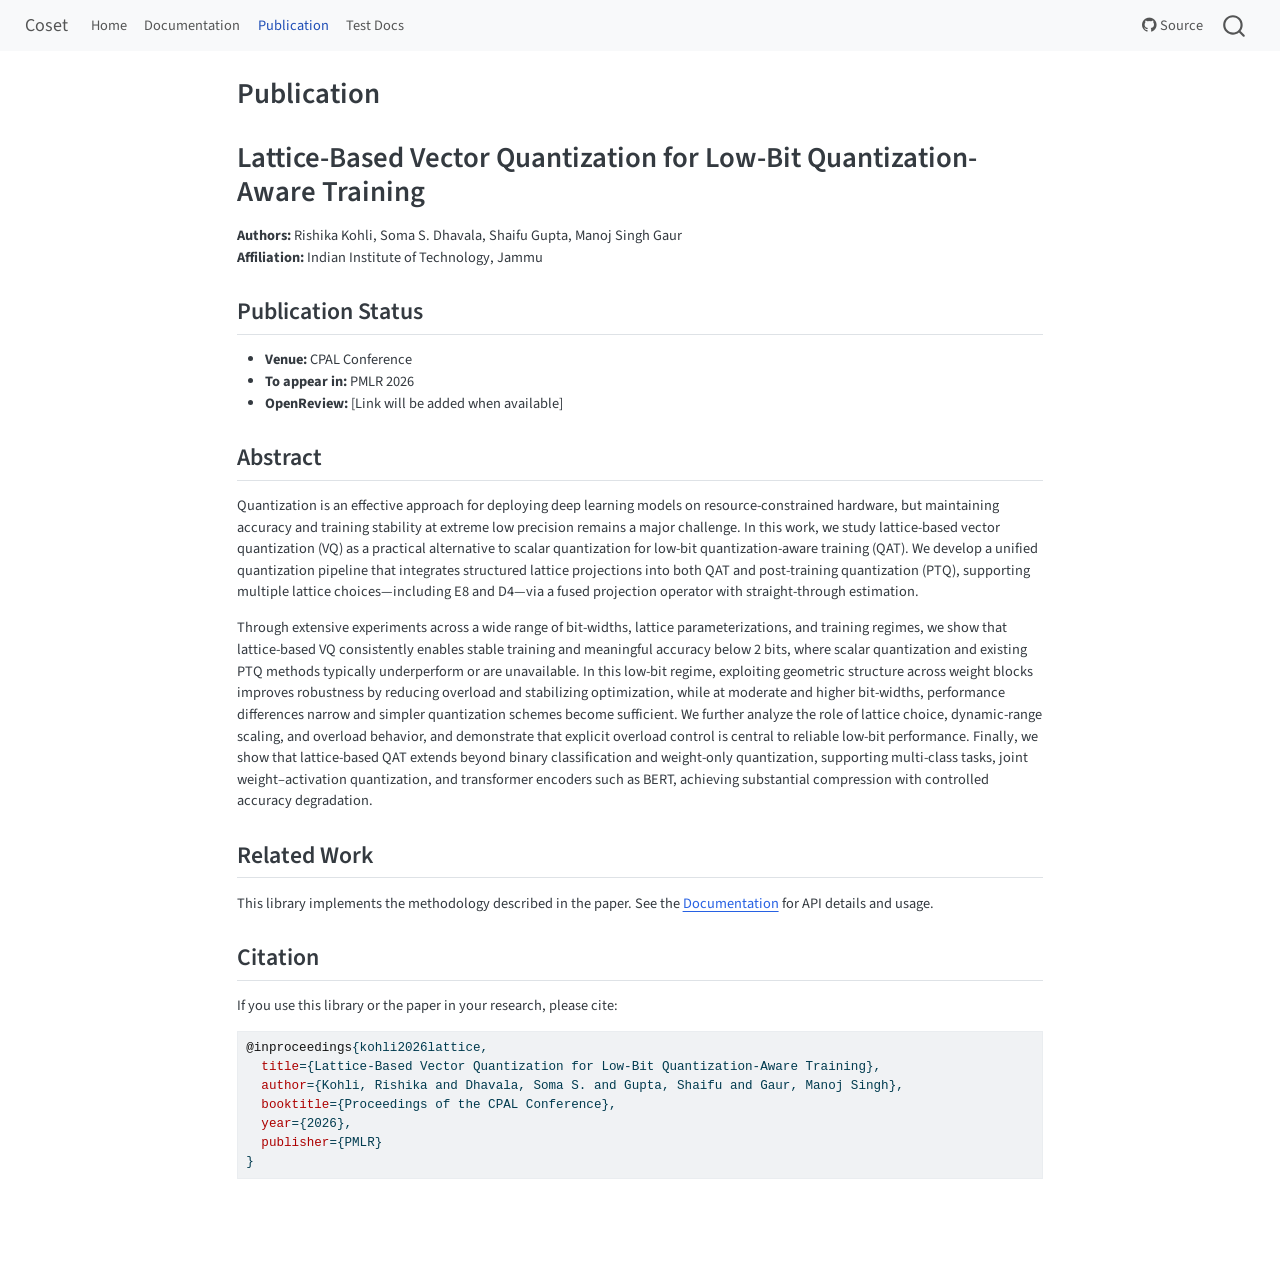
<file: paper.html>
<!DOCTYPE html>
<html xmlns="http://www.w3.org/1999/xhtml" lang="en" xml:lang="en"><head>

<meta charset="utf-8">
<meta name="generator" content="quarto-1.8.27">

<meta name="viewport" content="width=device-width, initial-scale=1.0, user-scalable=yes">


<title>Publication – Coset</title>
<style>
code{white-space: pre-wrap;}
span.smallcaps{font-variant: small-caps;}
div.columns{display: flex; gap: min(4vw, 1.5em);}
div.column{flex: auto; overflow-x: auto;}
div.hanging-indent{margin-left: 1.5em; text-indent: -1.5em;}
ul.task-list{list-style: none;}
ul.task-list li input[type="checkbox"] {
  width: 0.8em;
  margin: 0 0.8em 0.2em -1em; /* quarto-specific, see https://github.com/quarto-dev/quarto-cli/issues/4556 */ 
  vertical-align: middle;
}
/* CSS for syntax highlighting */
html { -webkit-text-size-adjust: 100%; }
pre > code.sourceCode { white-space: pre; position: relative; }
pre > code.sourceCode > span { display: inline-block; line-height: 1.25; }
pre > code.sourceCode > span:empty { height: 1.2em; }
.sourceCode { overflow: visible; }
code.sourceCode > span { color: inherit; text-decoration: inherit; }
div.sourceCode { margin: 1em 0; }
pre.sourceCode { margin: 0; }
@media screen {
div.sourceCode { overflow: auto; }
}
@media print {
pre > code.sourceCode { white-space: pre-wrap; }
pre > code.sourceCode > span { text-indent: -5em; padding-left: 5em; }
}
pre.numberSource code
  { counter-reset: source-line 0; }
pre.numberSource code > span
  { position: relative; left: -4em; counter-increment: source-line; }
pre.numberSource code > span > a:first-child::before
  { content: counter(source-line);
    position: relative; left: -1em; text-align: right; vertical-align: baseline;
    border: none; display: inline-block;
    -webkit-touch-callout: none; -webkit-user-select: none;
    -khtml-user-select: none; -moz-user-select: none;
    -ms-user-select: none; user-select: none;
    padding: 0 4px; width: 4em;
  }
pre.numberSource { margin-left: 3em;  padding-left: 4px; }
div.sourceCode
  {   }
@media screen {
pre > code.sourceCode > span > a:first-child::before { text-decoration: underline; }
}
</style>


<script src="site_libs/quarto-nav/quarto-nav.js"></script>
<script src="site_libs/quarto-nav/headroom.min.js"></script>
<script src="site_libs/clipboard/clipboard.min.js"></script>
<script src="site_libs/quarto-search/autocomplete.umd.js"></script>
<script src="site_libs/quarto-search/fuse.min.js"></script>
<script src="site_libs/quarto-search/quarto-search.js"></script>
<meta name="quarto:offset" content="./">
<script src="site_libs/quarto-html/quarto.js" type="module"></script>
<script src="site_libs/quarto-html/tabsets/tabsets.js" type="module"></script>
<script src="site_libs/quarto-html/axe/axe-check.js" type="module"></script>
<script src="site_libs/quarto-html/popper.min.js"></script>
<script src="site_libs/quarto-html/tippy.umd.min.js"></script>
<script src="site_libs/quarto-html/anchor.min.js"></script>
<link href="site_libs/quarto-html/tippy.css" rel="stylesheet">
<link href="site_libs/quarto-html/quarto-syntax-highlighting-ed96de9b727972fe78a7b5d16c58bf87.css" rel="stylesheet" id="quarto-text-highlighting-styles">
<script src="site_libs/bootstrap/bootstrap.min.js"></script>
<link href="site_libs/bootstrap/bootstrap-icons.css" rel="stylesheet">
<link href="site_libs/bootstrap/bootstrap-668b6619701ddbf89f064247ba7537e3.min.css" rel="stylesheet" append-hash="true" id="quarto-bootstrap" data-mode="light">
<script id="quarto-search-options" type="application/json">{
  "location": "navbar",
  "copy-button": false,
  "collapse-after": 3,
  "panel-placement": "end",
  "type": "overlay",
  "limit": 50,
  "keyboard-shortcut": [
    "f",
    "/",
    "s"
  ],
  "show-item-context": false,
  "language": {
    "search-no-results-text": "No results",
    "search-matching-documents-text": "matching documents",
    "search-copy-link-title": "Copy link to search",
    "search-hide-matches-text": "Hide additional matches",
    "search-more-match-text": "more match in this document",
    "search-more-matches-text": "more matches in this document",
    "search-clear-button-title": "Clear",
    "search-text-placeholder": "",
    "search-detached-cancel-button-title": "Cancel",
    "search-submit-button-title": "Submit",
    "search-label": "Search"
  }
}</script>


</head>

<body class="nav-fixed fullcontent quarto-light">

<div id="quarto-search-results"></div>
  <header id="quarto-header" class="headroom fixed-top">
    <nav class="navbar navbar-expand-lg " data-bs-theme="dark">
      <div class="navbar-container container-fluid">
      <div class="navbar-brand-container mx-auto">
    <a class="navbar-brand" href="./index.html">
    <span class="navbar-title">Coset</span>
    </a>
  </div>
            <div id="quarto-search" class="" title="Search"></div>
          <button class="navbar-toggler" type="button" data-bs-toggle="collapse" data-bs-target="#navbarCollapse" aria-controls="navbarCollapse" role="menu" aria-expanded="false" aria-label="Toggle navigation" onclick="if (window.quartoToggleHeadroom) { window.quartoToggleHeadroom(); }">
  <span class="navbar-toggler-icon"></span>
</button>
          <div class="collapse navbar-collapse" id="navbarCollapse">
            <ul class="navbar-nav navbar-nav-scroll me-auto">
  <li class="nav-item">
    <a class="nav-link" href="./index.html"> 
<span class="menu-text">Home</span></a>
  </li>  
  <li class="nav-item">
    <a class="nav-link" href="./project.html"> 
<span class="menu-text">Documentation</span></a>
  </li>  
  <li class="nav-item">
    <a class="nav-link active" href="./paper.html" aria-current="page"> 
<span class="menu-text">Publication</span></a>
  </li>  
  <li class="nav-item">
    <a class="nav-link" href="./test-summaries/README.html"> 
<span class="menu-text">Test Docs</span></a>
  </li>  
</ul>
            <ul class="navbar-nav navbar-nav-scroll ms-auto">
  <li class="nav-item">
    <a class="nav-link" href="https://github.com/coset/coset"> <i class="bi bi-github" role="img">
</i> 
<span class="menu-text">Source</span></a>
  </li>  
</ul>
          </div> <!-- /navcollapse -->
            <div class="quarto-navbar-tools">
</div>
      </div> <!-- /container-fluid -->
    </nav>
</header>
<!-- content -->
<div id="quarto-content" class="quarto-container page-columns page-rows-contents page-layout-article page-navbar">
<!-- sidebar -->
<!-- margin-sidebar -->
    
<!-- main -->
<main class="content" id="quarto-document-content">

<header id="title-block-header" class="quarto-title-block default">
<div class="quarto-title">
<h1 class="title">Publication</h1>
</div>



<div class="quarto-title-meta">

    
  
    
  </div>
  


</header>


<section id="lattice-based-vector-quantization-for-low-bit-quantization-aware-training" class="level1">
<h1>Lattice-Based Vector Quantization for Low-Bit Quantization-Aware Training</h1>
<p><strong>Authors:</strong> Rishika Kohli, Soma S. Dhavala, Shaifu Gupta, Manoj Singh Gaur<br>
<strong>Affiliation:</strong> Indian Institute of Technology, Jammu</p>
<section id="publication-status" class="level2">
<h2 class="anchored" data-anchor-id="publication-status">Publication Status</h2>
<ul>
<li><strong>Venue:</strong> CPAL Conference</li>
<li><strong>To appear in:</strong> PMLR 2026</li>
<li><strong>OpenReview:</strong> [Link will be added when available]</li>
</ul>
</section>
<section id="abstract" class="level2">
<h2 class="anchored" data-anchor-id="abstract">Abstract</h2>
<p>Quantization is an effective approach for deploying deep learning models on resource-constrained hardware, but maintaining accuracy and training stability at extreme low precision remains a major challenge. In this work, we study lattice-based vector quantization (VQ) as a practical alternative to scalar quantization for low-bit quantization-aware training (QAT). We develop a unified quantization pipeline that integrates structured lattice projections into both QAT and post-training quantization (PTQ), supporting multiple lattice choices—including E8 and D4—via a fused projection operator with straight-through estimation.</p>
<p>Through extensive experiments across a wide range of bit-widths, lattice parameterizations, and training regimes, we show that lattice-based VQ consistently enables stable training and meaningful accuracy below 2 bits, where scalar quantization and existing PTQ methods typically underperform or are unavailable. In this low-bit regime, exploiting geometric structure across weight blocks improves robustness by reducing overload and stabilizing optimization, while at moderate and higher bit-widths, performance differences narrow and simpler quantization schemes become sufficient. We further analyze the role of lattice choice, dynamic-range scaling, and overload behavior, and demonstrate that explicit overload control is central to reliable low-bit performance. Finally, we show that lattice-based QAT extends beyond binary classification and weight-only quantization, supporting multi-class tasks, joint weight–activation quantization, and transformer encoders such as BERT, achieving substantial compression with controlled accuracy degradation.</p>
</section>
<section id="related-work" class="level2">
<h2 class="anchored" data-anchor-id="related-work">Related Work</h2>
<p>This library implements the methodology described in the paper. See the <a href="./project.html">Documentation</a> for API details and usage.</p>
</section>
<section id="citation" class="level2">
<h2 class="anchored" data-anchor-id="citation">Citation</h2>
<p>If you use this library or the paper in your research, please cite:</p>
<div class="code-copy-outer-scaffold"><div class="sourceCode" id="cb1"><pre class="sourceCode bibtex code-with-copy"><code class="sourceCode bibtex"><span id="cb1-1"><a href="#cb1-1" aria-hidden="true" tabindex="-1"></a><span class="va">@inproceedings</span>{<span class="ot">kohli2026lattice</span>,</span>
<span id="cb1-2"><a href="#cb1-2" aria-hidden="true" tabindex="-1"></a>  <span class="dt">title</span>={Lattice-Based Vector Quantization for Low-Bit Quantization-Aware Training},</span>
<span id="cb1-3"><a href="#cb1-3" aria-hidden="true" tabindex="-1"></a>  <span class="dt">author</span>={Kohli, Rishika and Dhavala, Soma S. and Gupta, Shaifu and Gaur, Manoj Singh},</span>
<span id="cb1-4"><a href="#cb1-4" aria-hidden="true" tabindex="-1"></a>  <span class="dt">booktitle</span>={Proceedings of the CPAL Conference},</span>
<span id="cb1-5"><a href="#cb1-5" aria-hidden="true" tabindex="-1"></a>  <span class="dt">year</span>={2026},</span>
<span id="cb1-6"><a href="#cb1-6" aria-hidden="true" tabindex="-1"></a>  <span class="dt">publisher</span>={PMLR}</span>
<span id="cb1-7"><a href="#cb1-7" aria-hidden="true" tabindex="-1"></a>}</span></code></pre></div><button title="Copy to Clipboard" class="code-copy-button"><i class="bi"></i></button></div>


</section>
</section>

</main> <!-- /main -->
<script id="quarto-html-after-body" type="application/javascript">
  window.document.addEventListener("DOMContentLoaded", function (event) {
    const icon = "";
    const anchorJS = new window.AnchorJS();
    anchorJS.options = {
      placement: 'right',
      icon: icon
    };
    anchorJS.add('.anchored');
    const isCodeAnnotation = (el) => {
      for (const clz of el.classList) {
        if (clz.startsWith('code-annotation-')) {                     
          return true;
        }
      }
      return false;
    }
    const onCopySuccess = function(e) {
      // button target
      const button = e.trigger;
      // don't keep focus
      button.blur();
      // flash "checked"
      button.classList.add('code-copy-button-checked');
      var currentTitle = button.getAttribute("title");
      button.setAttribute("title", "Copied!");
      let tooltip;
      if (window.bootstrap) {
        button.setAttribute("data-bs-toggle", "tooltip");
        button.setAttribute("data-bs-placement", "left");
        button.setAttribute("data-bs-title", "Copied!");
        tooltip = new bootstrap.Tooltip(button, 
          { trigger: "manual", 
            customClass: "code-copy-button-tooltip",
            offset: [0, -8]});
        tooltip.show();    
      }
      setTimeout(function() {
        if (tooltip) {
          tooltip.hide();
          button.removeAttribute("data-bs-title");
          button.removeAttribute("data-bs-toggle");
          button.removeAttribute("data-bs-placement");
        }
        button.setAttribute("title", currentTitle);
        button.classList.remove('code-copy-button-checked');
      }, 1000);
      // clear code selection
      e.clearSelection();
    }
    const getTextToCopy = function(trigger) {
      const outerScaffold = trigger.parentElement.cloneNode(true);
      const codeEl = outerScaffold.querySelector('code');
      for (const childEl of codeEl.children) {
        if (isCodeAnnotation(childEl)) {
          childEl.remove();
        }
      }
      return codeEl.innerText;
    }
    const clipboard = new window.ClipboardJS('.code-copy-button:not([data-in-quarto-modal])', {
      text: getTextToCopy
    });
    clipboard.on('success', onCopySuccess);
    if (window.document.getElementById('quarto-embedded-source-code-modal')) {
      const clipboardModal = new window.ClipboardJS('.code-copy-button[data-in-quarto-modal]', {
        text: getTextToCopy,
        container: window.document.getElementById('quarto-embedded-source-code-modal')
      });
      clipboardModal.on('success', onCopySuccess);
    }
      var localhostRegex = new RegExp(/^(?:http|https):\/\/localhost\:?[0-9]*\//);
      var mailtoRegex = new RegExp(/^mailto:/);
        var filterRegex = new RegExp("https:\/\/mlsquare\.github\.io\/coset\/");
      var isInternal = (href) => {
          return filterRegex.test(href) || localhostRegex.test(href) || mailtoRegex.test(href);
      }
      // Inspect non-navigation links and adorn them if external
     var links = window.document.querySelectorAll('a[href]:not(.nav-link):not(.navbar-brand):not(.toc-action):not(.sidebar-link):not(.sidebar-item-toggle):not(.pagination-link):not(.no-external):not([aria-hidden]):not(.dropdown-item):not(.quarto-navigation-tool):not(.about-link)');
      for (var i=0; i<links.length; i++) {
        const link = links[i];
        if (!isInternal(link.href)) {
          // undo the damage that might have been done by quarto-nav.js in the case of
          // links that we want to consider external
          if (link.dataset.originalHref !== undefined) {
            link.href = link.dataset.originalHref;
          }
        }
      }
    function tippyHover(el, contentFn, onTriggerFn, onUntriggerFn) {
      const config = {
        allowHTML: true,
        maxWidth: 500,
        delay: 100,
        arrow: false,
        appendTo: function(el) {
            return el.parentElement;
        },
        interactive: true,
        interactiveBorder: 10,
        theme: 'quarto',
        placement: 'bottom-start',
      };
      if (contentFn) {
        config.content = contentFn;
      }
      if (onTriggerFn) {
        config.onTrigger = onTriggerFn;
      }
      if (onUntriggerFn) {
        config.onUntrigger = onUntriggerFn;
      }
      window.tippy(el, config); 
    }
    const noterefs = window.document.querySelectorAll('a[role="doc-noteref"]');
    for (var i=0; i<noterefs.length; i++) {
      const ref = noterefs[i];
      tippyHover(ref, function() {
        // use id or data attribute instead here
        let href = ref.getAttribute('data-footnote-href') || ref.getAttribute('href');
        try { href = new URL(href).hash; } catch {}
        const id = href.replace(/^#\/?/, "");
        const note = window.document.getElementById(id);
        if (note) {
          return note.innerHTML;
        } else {
          return "";
        }
      });
    }
    const xrefs = window.document.querySelectorAll('a.quarto-xref');
    const processXRef = (id, note) => {
      // Strip column container classes
      const stripColumnClz = (el) => {
        el.classList.remove("page-full", "page-columns");
        if (el.children) {
          for (const child of el.children) {
            stripColumnClz(child);
          }
        }
      }
      stripColumnClz(note)
      if (id === null || id.startsWith('sec-')) {
        // Special case sections, only their first couple elements
        const container = document.createElement("div");
        if (note.children && note.children.length > 2) {
          container.appendChild(note.children[0].cloneNode(true));
          for (let i = 1; i < note.children.length; i++) {
            const child = note.children[i];
            if (child.tagName === "P" && child.innerText === "") {
              continue;
            } else {
              container.appendChild(child.cloneNode(true));
              break;
            }
          }
          if (window.Quarto?.typesetMath) {
            window.Quarto.typesetMath(container);
          }
          return container.innerHTML
        } else {
          if (window.Quarto?.typesetMath) {
            window.Quarto.typesetMath(note);
          }
          return note.innerHTML;
        }
      } else {
        // Remove any anchor links if they are present
        const anchorLink = note.querySelector('a.anchorjs-link');
        if (anchorLink) {
          anchorLink.remove();
        }
        if (window.Quarto?.typesetMath) {
          window.Quarto.typesetMath(note);
        }
        if (note.classList.contains("callout")) {
          return note.outerHTML;
        } else {
          return note.innerHTML;
        }
      }
    }
    for (var i=0; i<xrefs.length; i++) {
      const xref = xrefs[i];
      tippyHover(xref, undefined, function(instance) {
        instance.disable();
        let url = xref.getAttribute('href');
        let hash = undefined; 
        if (url.startsWith('#')) {
          hash = url;
        } else {
          try { hash = new URL(url).hash; } catch {}
        }
        if (hash) {
          const id = hash.replace(/^#\/?/, "");
          const note = window.document.getElementById(id);
          if (note !== null) {
            try {
              const html = processXRef(id, note.cloneNode(true));
              instance.setContent(html);
            } finally {
              instance.enable();
              instance.show();
            }
          } else {
            // See if we can fetch this
            fetch(url.split('#')[0])
            .then(res => res.text())
            .then(html => {
              const parser = new DOMParser();
              const htmlDoc = parser.parseFromString(html, "text/html");
              const note = htmlDoc.getElementById(id);
              if (note !== null) {
                const html = processXRef(id, note);
                instance.setContent(html);
              } 
            }).finally(() => {
              instance.enable();
              instance.show();
            });
          }
        } else {
          // See if we can fetch a full url (with no hash to target)
          // This is a special case and we should probably do some content thinning / targeting
          fetch(url)
          .then(res => res.text())
          .then(html => {
            const parser = new DOMParser();
            const htmlDoc = parser.parseFromString(html, "text/html");
            const note = htmlDoc.querySelector('main.content');
            if (note !== null) {
              // This should only happen for chapter cross references
              // (since there is no id in the URL)
              // remove the first header
              if (note.children.length > 0 && note.children[0].tagName === "HEADER") {
                note.children[0].remove();
              }
              const html = processXRef(null, note);
              instance.setContent(html);
            } 
          }).finally(() => {
            instance.enable();
            instance.show();
          });
        }
      }, function(instance) {
      });
    }
        let selectedAnnoteEl;
        const selectorForAnnotation = ( cell, annotation) => {
          let cellAttr = 'data-code-cell="' + cell + '"';
          let lineAttr = 'data-code-annotation="' +  annotation + '"';
          const selector = 'span[' + cellAttr + '][' + lineAttr + ']';
          return selector;
        }
        const selectCodeLines = (annoteEl) => {
          const doc = window.document;
          const targetCell = annoteEl.getAttribute("data-target-cell");
          const targetAnnotation = annoteEl.getAttribute("data-target-annotation");
          const annoteSpan = window.document.querySelector(selectorForAnnotation(targetCell, targetAnnotation));
          const lines = annoteSpan.getAttribute("data-code-lines").split(",");
          const lineIds = lines.map((line) => {
            return targetCell + "-" + line;
          })
          let top = null;
          let height = null;
          let parent = null;
          if (lineIds.length > 0) {
              //compute the position of the single el (top and bottom and make a div)
              const el = window.document.getElementById(lineIds[0]);
              top = el.offsetTop;
              height = el.offsetHeight;
              parent = el.parentElement.parentElement;
            if (lineIds.length > 1) {
              const lastEl = window.document.getElementById(lineIds[lineIds.length - 1]);
              const bottom = lastEl.offsetTop + lastEl.offsetHeight;
              height = bottom - top;
            }
            if (top !== null && height !== null && parent !== null) {
              // cook up a div (if necessary) and position it 
              let div = window.document.getElementById("code-annotation-line-highlight");
              if (div === null) {
                div = window.document.createElement("div");
                div.setAttribute("id", "code-annotation-line-highlight");
                div.style.position = 'absolute';
                parent.appendChild(div);
              }
              div.style.top = top - 2 + "px";
              div.style.height = height + 4 + "px";
              div.style.left = 0;
              let gutterDiv = window.document.getElementById("code-annotation-line-highlight-gutter");
              if (gutterDiv === null) {
                gutterDiv = window.document.createElement("div");
                gutterDiv.setAttribute("id", "code-annotation-line-highlight-gutter");
                gutterDiv.style.position = 'absolute';
                const codeCell = window.document.getElementById(targetCell);
                const gutter = codeCell.querySelector('.code-annotation-gutter');
                gutter.appendChild(gutterDiv);
              }
              gutterDiv.style.top = top - 2 + "px";
              gutterDiv.style.height = height + 4 + "px";
            }
            selectedAnnoteEl = annoteEl;
          }
        };
        const unselectCodeLines = () => {
          const elementsIds = ["code-annotation-line-highlight", "code-annotation-line-highlight-gutter"];
          elementsIds.forEach((elId) => {
            const div = window.document.getElementById(elId);
            if (div) {
              div.remove();
            }
          });
          selectedAnnoteEl = undefined;
        };
          // Handle positioning of the toggle
      window.addEventListener(
        "resize",
        throttle(() => {
          elRect = undefined;
          if (selectedAnnoteEl) {
            selectCodeLines(selectedAnnoteEl);
          }
        }, 10)
      );
      function throttle(fn, ms) {
      let throttle = false;
      let timer;
        return (...args) => {
          if(!throttle) { // first call gets through
              fn.apply(this, args);
              throttle = true;
          } else { // all the others get throttled
              if(timer) clearTimeout(timer); // cancel #2
              timer = setTimeout(() => {
                fn.apply(this, args);
                timer = throttle = false;
              }, ms);
          }
        };
      }
        // Attach click handler to the DT
        const annoteDls = window.document.querySelectorAll('dt[data-target-cell]');
        for (const annoteDlNode of annoteDls) {
          annoteDlNode.addEventListener('click', (event) => {
            const clickedEl = event.target;
            if (clickedEl !== selectedAnnoteEl) {
              unselectCodeLines();
              const activeEl = window.document.querySelector('dt[data-target-cell].code-annotation-active');
              if (activeEl) {
                activeEl.classList.remove('code-annotation-active');
              }
              selectCodeLines(clickedEl);
              clickedEl.classList.add('code-annotation-active');
            } else {
              // Unselect the line
              unselectCodeLines();
              clickedEl.classList.remove('code-annotation-active');
            }
          });
        }
    const findCites = (el) => {
      const parentEl = el.parentElement;
      if (parentEl) {
        const cites = parentEl.dataset.cites;
        if (cites) {
          return {
            el,
            cites: cites.split(' ')
          };
        } else {
          return findCites(el.parentElement)
        }
      } else {
        return undefined;
      }
    };
    var bibliorefs = window.document.querySelectorAll('a[role="doc-biblioref"]');
    for (var i=0; i<bibliorefs.length; i++) {
      const ref = bibliorefs[i];
      const citeInfo = findCites(ref);
      if (citeInfo) {
        tippyHover(citeInfo.el, function() {
          var popup = window.document.createElement('div');
          citeInfo.cites.forEach(function(cite) {
            var citeDiv = window.document.createElement('div');
            citeDiv.classList.add('hanging-indent');
            citeDiv.classList.add('csl-entry');
            var biblioDiv = window.document.getElementById('ref-' + cite);
            if (biblioDiv) {
              citeDiv.innerHTML = biblioDiv.innerHTML;
            }
            popup.appendChild(citeDiv);
          });
          return popup.innerHTML;
        });
      }
    }
  });
  </script>
</div> <!-- /content -->




</body></html>
</file>
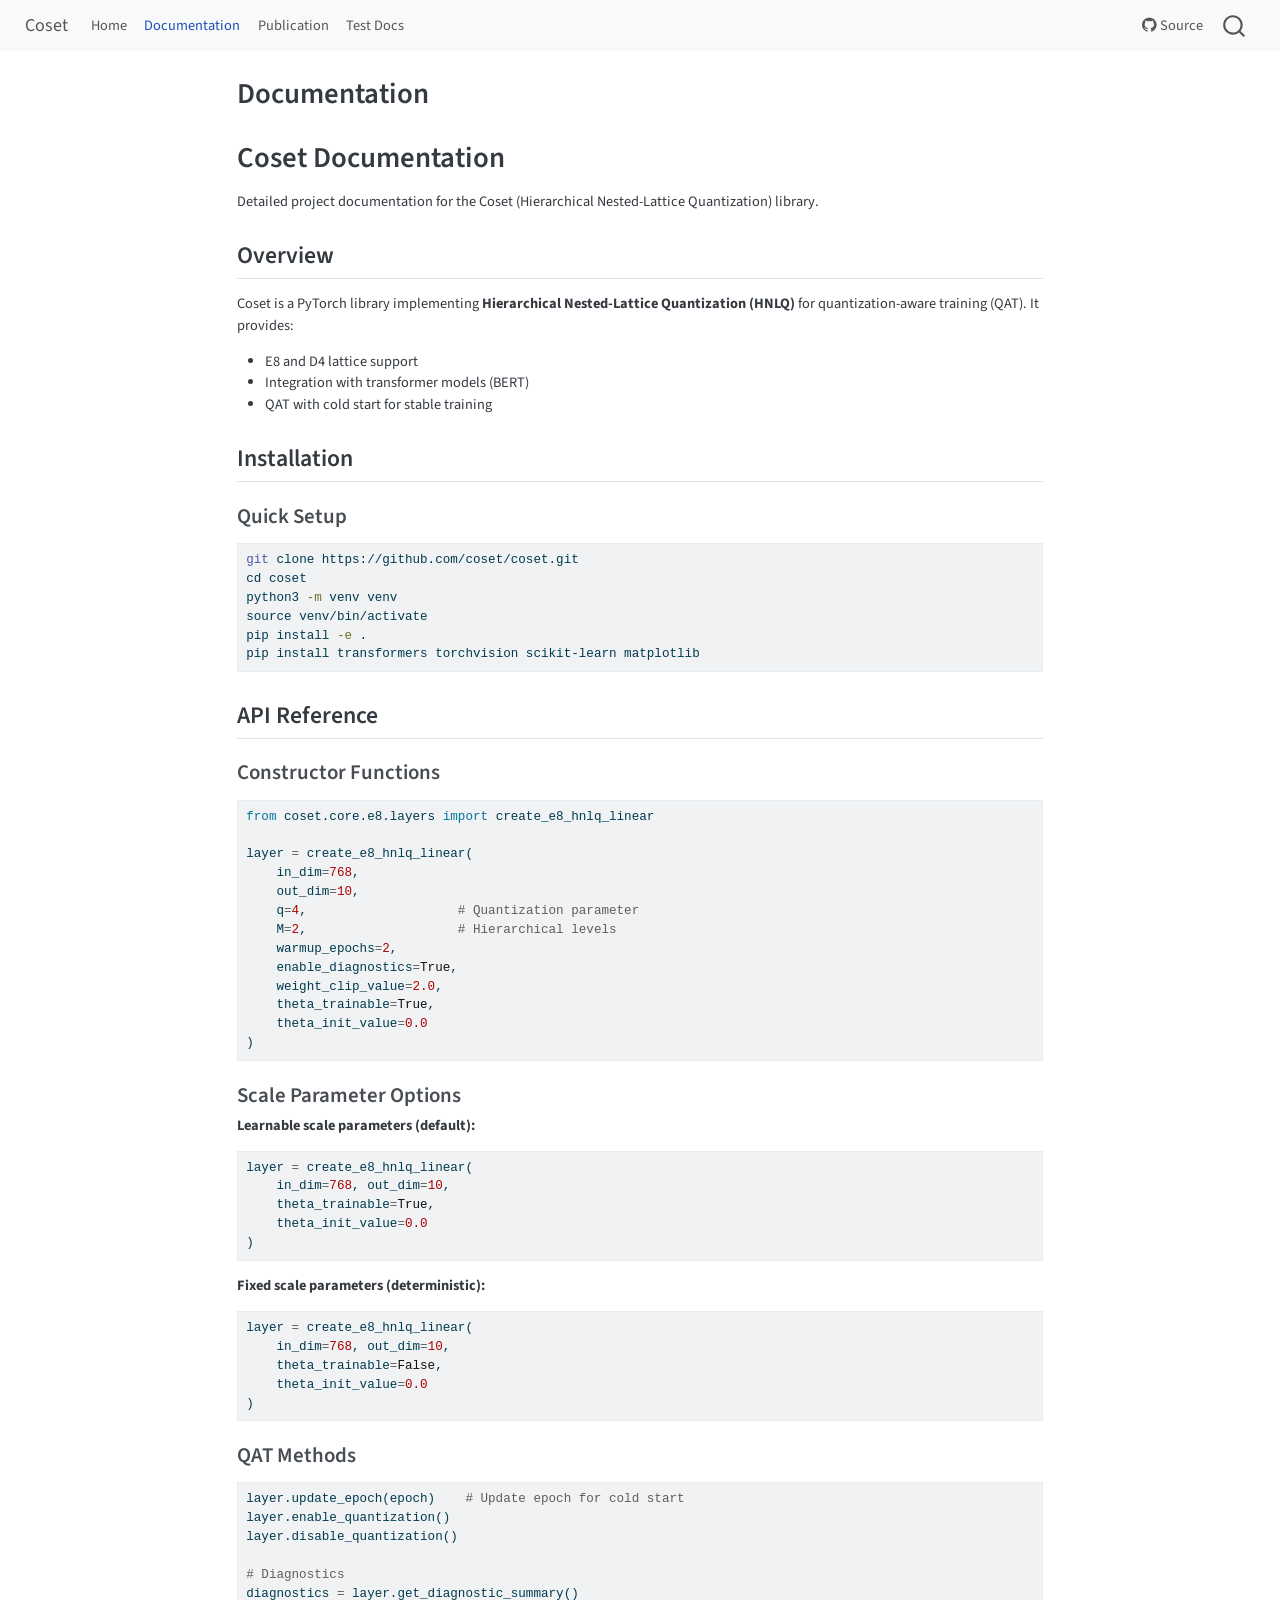
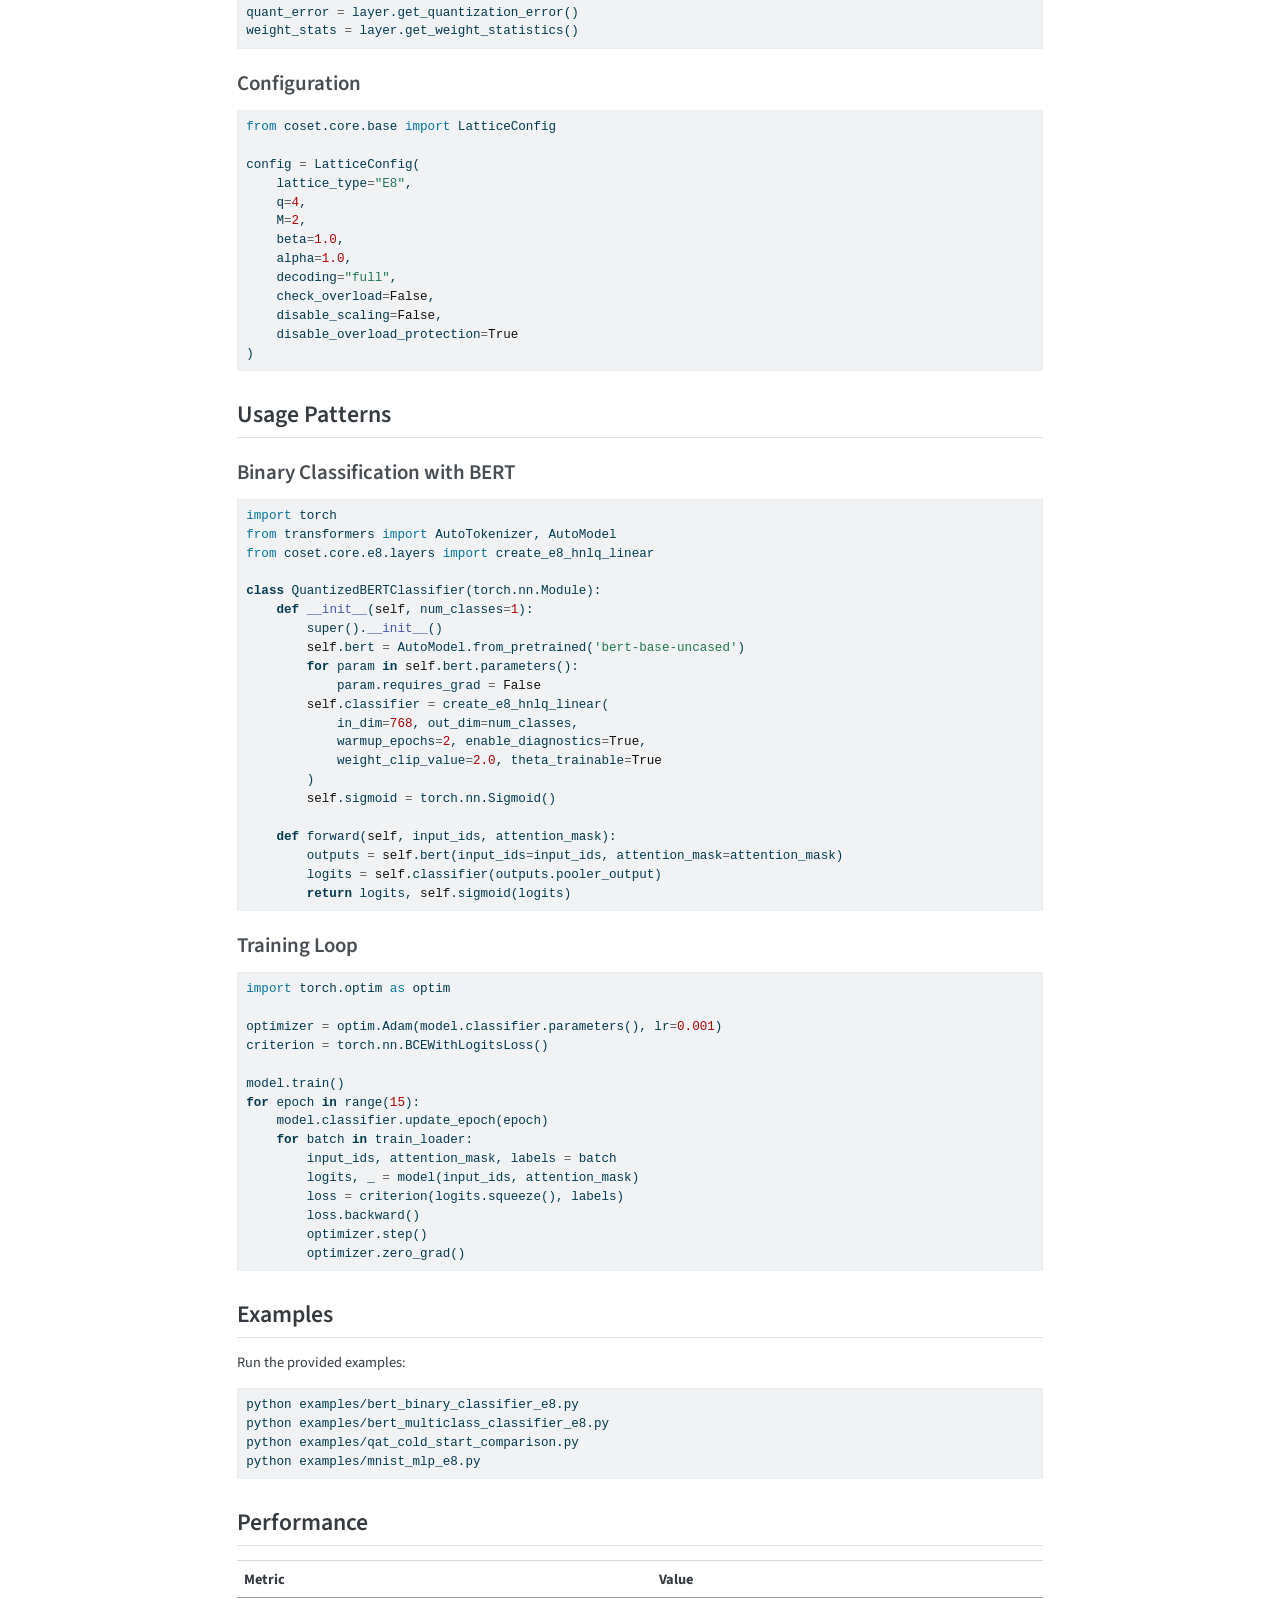
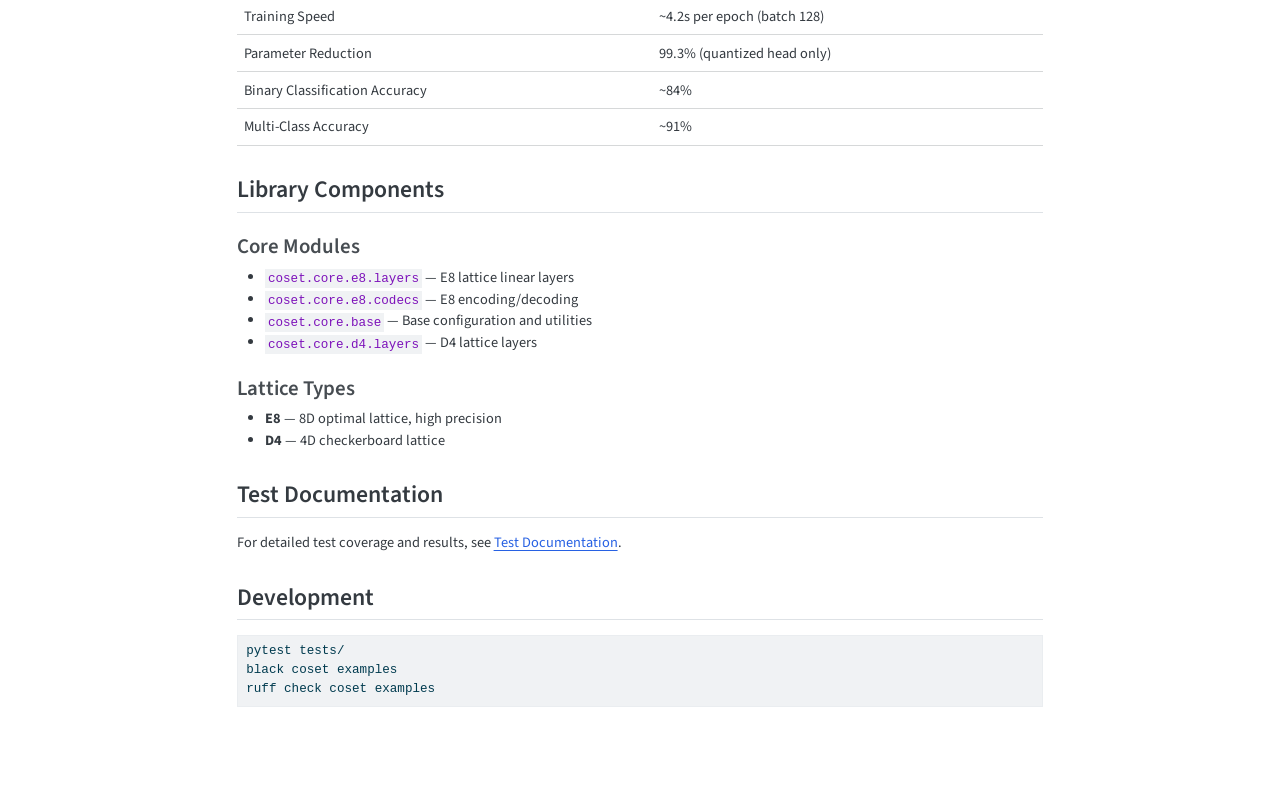
<file: project.html>
<!DOCTYPE html>
<html xmlns="http://www.w3.org/1999/xhtml" lang="en" xml:lang="en"><head>

<meta charset="utf-8">
<meta name="generator" content="quarto-1.8.27">

<meta name="viewport" content="width=device-width, initial-scale=1.0, user-scalable=yes">


<title>Documentation – Coset</title>
<style>
code{white-space: pre-wrap;}
span.smallcaps{font-variant: small-caps;}
div.columns{display: flex; gap: min(4vw, 1.5em);}
div.column{flex: auto; overflow-x: auto;}
div.hanging-indent{margin-left: 1.5em; text-indent: -1.5em;}
ul.task-list{list-style: none;}
ul.task-list li input[type="checkbox"] {
  width: 0.8em;
  margin: 0 0.8em 0.2em -1em; /* quarto-specific, see https://github.com/quarto-dev/quarto-cli/issues/4556 */ 
  vertical-align: middle;
}
/* CSS for syntax highlighting */
html { -webkit-text-size-adjust: 100%; }
pre > code.sourceCode { white-space: pre; position: relative; }
pre > code.sourceCode > span { display: inline-block; line-height: 1.25; }
pre > code.sourceCode > span:empty { height: 1.2em; }
.sourceCode { overflow: visible; }
code.sourceCode > span { color: inherit; text-decoration: inherit; }
div.sourceCode { margin: 1em 0; }
pre.sourceCode { margin: 0; }
@media screen {
div.sourceCode { overflow: auto; }
}
@media print {
pre > code.sourceCode { white-space: pre-wrap; }
pre > code.sourceCode > span { text-indent: -5em; padding-left: 5em; }
}
pre.numberSource code
  { counter-reset: source-line 0; }
pre.numberSource code > span
  { position: relative; left: -4em; counter-increment: source-line; }
pre.numberSource code > span > a:first-child::before
  { content: counter(source-line);
    position: relative; left: -1em; text-align: right; vertical-align: baseline;
    border: none; display: inline-block;
    -webkit-touch-callout: none; -webkit-user-select: none;
    -khtml-user-select: none; -moz-user-select: none;
    -ms-user-select: none; user-select: none;
    padding: 0 4px; width: 4em;
  }
pre.numberSource { margin-left: 3em;  padding-left: 4px; }
div.sourceCode
  {   }
@media screen {
pre > code.sourceCode > span > a:first-child::before { text-decoration: underline; }
}
</style>


<script src="site_libs/quarto-nav/quarto-nav.js"></script>
<script src="site_libs/quarto-nav/headroom.min.js"></script>
<script src="site_libs/clipboard/clipboard.min.js"></script>
<script src="site_libs/quarto-search/autocomplete.umd.js"></script>
<script src="site_libs/quarto-search/fuse.min.js"></script>
<script src="site_libs/quarto-search/quarto-search.js"></script>
<meta name="quarto:offset" content="./">
<script src="site_libs/quarto-html/quarto.js" type="module"></script>
<script src="site_libs/quarto-html/tabsets/tabsets.js" type="module"></script>
<script src="site_libs/quarto-html/axe/axe-check.js" type="module"></script>
<script src="site_libs/quarto-html/popper.min.js"></script>
<script src="site_libs/quarto-html/tippy.umd.min.js"></script>
<script src="site_libs/quarto-html/anchor.min.js"></script>
<link href="site_libs/quarto-html/tippy.css" rel="stylesheet">
<link href="site_libs/quarto-html/quarto-syntax-highlighting-ed96de9b727972fe78a7b5d16c58bf87.css" rel="stylesheet" id="quarto-text-highlighting-styles">
<script src="site_libs/bootstrap/bootstrap.min.js"></script>
<link href="site_libs/bootstrap/bootstrap-icons.css" rel="stylesheet">
<link href="site_libs/bootstrap/bootstrap-668b6619701ddbf89f064247ba7537e3.min.css" rel="stylesheet" append-hash="true" id="quarto-bootstrap" data-mode="light">
<script id="quarto-search-options" type="application/json">{
  "location": "navbar",
  "copy-button": false,
  "collapse-after": 3,
  "panel-placement": "end",
  "type": "overlay",
  "limit": 50,
  "keyboard-shortcut": [
    "f",
    "/",
    "s"
  ],
  "show-item-context": false,
  "language": {
    "search-no-results-text": "No results",
    "search-matching-documents-text": "matching documents",
    "search-copy-link-title": "Copy link to search",
    "search-hide-matches-text": "Hide additional matches",
    "search-more-match-text": "more match in this document",
    "search-more-matches-text": "more matches in this document",
    "search-clear-button-title": "Clear",
    "search-text-placeholder": "",
    "search-detached-cancel-button-title": "Cancel",
    "search-submit-button-title": "Submit",
    "search-label": "Search"
  }
}</script>


</head>

<body class="nav-fixed fullcontent quarto-light">

<div id="quarto-search-results"></div>
  <header id="quarto-header" class="headroom fixed-top">
    <nav class="navbar navbar-expand-lg " data-bs-theme="dark">
      <div class="navbar-container container-fluid">
      <div class="navbar-brand-container mx-auto">
    <a class="navbar-brand" href="./index.html">
    <span class="navbar-title">Coset</span>
    </a>
  </div>
            <div id="quarto-search" class="" title="Search"></div>
          <button class="navbar-toggler" type="button" data-bs-toggle="collapse" data-bs-target="#navbarCollapse" aria-controls="navbarCollapse" role="menu" aria-expanded="false" aria-label="Toggle navigation" onclick="if (window.quartoToggleHeadroom) { window.quartoToggleHeadroom(); }">
  <span class="navbar-toggler-icon"></span>
</button>
          <div class="collapse navbar-collapse" id="navbarCollapse">
            <ul class="navbar-nav navbar-nav-scroll me-auto">
  <li class="nav-item">
    <a class="nav-link" href="./index.html"> 
<span class="menu-text">Home</span></a>
  </li>  
  <li class="nav-item">
    <a class="nav-link active" href="./project.html" aria-current="page"> 
<span class="menu-text">Documentation</span></a>
  </li>  
  <li class="nav-item">
    <a class="nav-link" href="./paper.html"> 
<span class="menu-text">Publication</span></a>
  </li>  
  <li class="nav-item">
    <a class="nav-link" href="./test-summaries/README.html"> 
<span class="menu-text">Test Docs</span></a>
  </li>  
</ul>
            <ul class="navbar-nav navbar-nav-scroll ms-auto">
  <li class="nav-item">
    <a class="nav-link" href="https://github.com/coset/coset"> <i class="bi bi-github" role="img">
</i> 
<span class="menu-text">Source</span></a>
  </li>  
</ul>
          </div> <!-- /navcollapse -->
            <div class="quarto-navbar-tools">
</div>
      </div> <!-- /container-fluid -->
    </nav>
</header>
<!-- content -->
<div id="quarto-content" class="quarto-container page-columns page-rows-contents page-layout-article page-navbar">
<!-- sidebar -->
<!-- margin-sidebar -->
    
<!-- main -->
<main class="content" id="quarto-document-content">

<header id="title-block-header" class="quarto-title-block default">
<div class="quarto-title">
<h1 class="title">Documentation</h1>
</div>



<div class="quarto-title-meta">

    
  
    
  </div>
  


</header>


<section id="coset-documentation" class="level1">
<h1>Coset Documentation</h1>
<p>Detailed project documentation for the Coset (Hierarchical Nested-Lattice Quantization) library.</p>
<section id="overview" class="level2">
<h2 class="anchored" data-anchor-id="overview">Overview</h2>
<p>Coset is a PyTorch library implementing <strong>Hierarchical Nested-Lattice Quantization (HNLQ)</strong> for quantization-aware training (QAT). It provides:</p>
<ul>
<li>E8 and D4 lattice support</li>
<li>Integration with transformer models (BERT)</li>
<li>QAT with cold start for stable training</li>
</ul>
</section>
<section id="installation" class="level2">
<h2 class="anchored" data-anchor-id="installation">Installation</h2>
<section id="quick-setup" class="level3">
<h3 class="anchored" data-anchor-id="quick-setup">Quick Setup</h3>
<div class="code-copy-outer-scaffold"><div class="sourceCode" id="cb1"><pre class="sourceCode bash code-with-copy"><code class="sourceCode bash"><span id="cb1-1"><a href="#cb1-1" aria-hidden="true" tabindex="-1"></a><span class="fu">git</span> clone https://github.com/coset/coset.git</span>
<span id="cb1-2"><a href="#cb1-2" aria-hidden="true" tabindex="-1"></a><span class="bu">cd</span> coset</span>
<span id="cb1-3"><a href="#cb1-3" aria-hidden="true" tabindex="-1"></a><span class="ex">python3</span> <span class="at">-m</span> venv venv</span>
<span id="cb1-4"><a href="#cb1-4" aria-hidden="true" tabindex="-1"></a><span class="bu">source</span> venv/bin/activate</span>
<span id="cb1-5"><a href="#cb1-5" aria-hidden="true" tabindex="-1"></a><span class="ex">pip</span> install <span class="at">-e</span> .</span>
<span id="cb1-6"><a href="#cb1-6" aria-hidden="true" tabindex="-1"></a><span class="ex">pip</span> install transformers torchvision scikit-learn matplotlib</span></code></pre></div><button title="Copy to Clipboard" class="code-copy-button"><i class="bi"></i></button></div>
</section>
</section>
<section id="api-reference" class="level2">
<h2 class="anchored" data-anchor-id="api-reference">API Reference</h2>
<section id="constructor-functions" class="level3">
<h3 class="anchored" data-anchor-id="constructor-functions">Constructor Functions</h3>
<div class="code-copy-outer-scaffold"><div class="sourceCode" id="cb2"><pre class="sourceCode python code-with-copy"><code class="sourceCode python"><span id="cb2-1"><a href="#cb2-1" aria-hidden="true" tabindex="-1"></a><span class="im">from</span> coset.core.e8.layers <span class="im">import</span> create_e8_hnlq_linear</span>
<span id="cb2-2"><a href="#cb2-2" aria-hidden="true" tabindex="-1"></a></span>
<span id="cb2-3"><a href="#cb2-3" aria-hidden="true" tabindex="-1"></a>layer <span class="op">=</span> create_e8_hnlq_linear(</span>
<span id="cb2-4"><a href="#cb2-4" aria-hidden="true" tabindex="-1"></a>    in_dim<span class="op">=</span><span class="dv">768</span>,</span>
<span id="cb2-5"><a href="#cb2-5" aria-hidden="true" tabindex="-1"></a>    out_dim<span class="op">=</span><span class="dv">10</span>,</span>
<span id="cb2-6"><a href="#cb2-6" aria-hidden="true" tabindex="-1"></a>    q<span class="op">=</span><span class="dv">4</span>,                    <span class="co"># Quantization parameter</span></span>
<span id="cb2-7"><a href="#cb2-7" aria-hidden="true" tabindex="-1"></a>    M<span class="op">=</span><span class="dv">2</span>,                    <span class="co"># Hierarchical levels</span></span>
<span id="cb2-8"><a href="#cb2-8" aria-hidden="true" tabindex="-1"></a>    warmup_epochs<span class="op">=</span><span class="dv">2</span>,</span>
<span id="cb2-9"><a href="#cb2-9" aria-hidden="true" tabindex="-1"></a>    enable_diagnostics<span class="op">=</span><span class="va">True</span>,</span>
<span id="cb2-10"><a href="#cb2-10" aria-hidden="true" tabindex="-1"></a>    weight_clip_value<span class="op">=</span><span class="fl">2.0</span>,</span>
<span id="cb2-11"><a href="#cb2-11" aria-hidden="true" tabindex="-1"></a>    theta_trainable<span class="op">=</span><span class="va">True</span>,</span>
<span id="cb2-12"><a href="#cb2-12" aria-hidden="true" tabindex="-1"></a>    theta_init_value<span class="op">=</span><span class="fl">0.0</span></span>
<span id="cb2-13"><a href="#cb2-13" aria-hidden="true" tabindex="-1"></a>)</span></code></pre></div><button title="Copy to Clipboard" class="code-copy-button"><i class="bi"></i></button></div>
</section>
<section id="scale-parameter-options" class="level3">
<h3 class="anchored" data-anchor-id="scale-parameter-options">Scale Parameter Options</h3>
<p><strong>Learnable scale parameters (default):</strong></p>
<div class="code-copy-outer-scaffold"><div class="sourceCode" id="cb3"><pre class="sourceCode python code-with-copy"><code class="sourceCode python"><span id="cb3-1"><a href="#cb3-1" aria-hidden="true" tabindex="-1"></a>layer <span class="op">=</span> create_e8_hnlq_linear(</span>
<span id="cb3-2"><a href="#cb3-2" aria-hidden="true" tabindex="-1"></a>    in_dim<span class="op">=</span><span class="dv">768</span>, out_dim<span class="op">=</span><span class="dv">10</span>,</span>
<span id="cb3-3"><a href="#cb3-3" aria-hidden="true" tabindex="-1"></a>    theta_trainable<span class="op">=</span><span class="va">True</span>,</span>
<span id="cb3-4"><a href="#cb3-4" aria-hidden="true" tabindex="-1"></a>    theta_init_value<span class="op">=</span><span class="fl">0.0</span></span>
<span id="cb3-5"><a href="#cb3-5" aria-hidden="true" tabindex="-1"></a>)</span></code></pre></div><button title="Copy to Clipboard" class="code-copy-button"><i class="bi"></i></button></div>
<p><strong>Fixed scale parameters (deterministic):</strong></p>
<div class="code-copy-outer-scaffold"><div class="sourceCode" id="cb4"><pre class="sourceCode python code-with-copy"><code class="sourceCode python"><span id="cb4-1"><a href="#cb4-1" aria-hidden="true" tabindex="-1"></a>layer <span class="op">=</span> create_e8_hnlq_linear(</span>
<span id="cb4-2"><a href="#cb4-2" aria-hidden="true" tabindex="-1"></a>    in_dim<span class="op">=</span><span class="dv">768</span>, out_dim<span class="op">=</span><span class="dv">10</span>,</span>
<span id="cb4-3"><a href="#cb4-3" aria-hidden="true" tabindex="-1"></a>    theta_trainable<span class="op">=</span><span class="va">False</span>,</span>
<span id="cb4-4"><a href="#cb4-4" aria-hidden="true" tabindex="-1"></a>    theta_init_value<span class="op">=</span><span class="fl">0.0</span></span>
<span id="cb4-5"><a href="#cb4-5" aria-hidden="true" tabindex="-1"></a>)</span></code></pre></div><button title="Copy to Clipboard" class="code-copy-button"><i class="bi"></i></button></div>
</section>
<section id="qat-methods" class="level3">
<h3 class="anchored" data-anchor-id="qat-methods">QAT Methods</h3>
<div class="code-copy-outer-scaffold"><div class="sourceCode" id="cb5"><pre class="sourceCode python code-with-copy"><code class="sourceCode python"><span id="cb5-1"><a href="#cb5-1" aria-hidden="true" tabindex="-1"></a>layer.update_epoch(epoch)    <span class="co"># Update epoch for cold start</span></span>
<span id="cb5-2"><a href="#cb5-2" aria-hidden="true" tabindex="-1"></a>layer.enable_quantization()</span>
<span id="cb5-3"><a href="#cb5-3" aria-hidden="true" tabindex="-1"></a>layer.disable_quantization()</span>
<span id="cb5-4"><a href="#cb5-4" aria-hidden="true" tabindex="-1"></a></span>
<span id="cb5-5"><a href="#cb5-5" aria-hidden="true" tabindex="-1"></a><span class="co"># Diagnostics</span></span>
<span id="cb5-6"><a href="#cb5-6" aria-hidden="true" tabindex="-1"></a>diagnostics <span class="op">=</span> layer.get_diagnostic_summary()</span>
<span id="cb5-7"><a href="#cb5-7" aria-hidden="true" tabindex="-1"></a>quant_error <span class="op">=</span> layer.get_quantization_error()</span>
<span id="cb5-8"><a href="#cb5-8" aria-hidden="true" tabindex="-1"></a>weight_stats <span class="op">=</span> layer.get_weight_statistics()</span></code></pre></div><button title="Copy to Clipboard" class="code-copy-button"><i class="bi"></i></button></div>
</section>
<section id="configuration" class="level3">
<h3 class="anchored" data-anchor-id="configuration">Configuration</h3>
<div class="code-copy-outer-scaffold"><div class="sourceCode" id="cb6"><pre class="sourceCode python code-with-copy"><code class="sourceCode python"><span id="cb6-1"><a href="#cb6-1" aria-hidden="true" tabindex="-1"></a><span class="im">from</span> coset.core.base <span class="im">import</span> LatticeConfig</span>
<span id="cb6-2"><a href="#cb6-2" aria-hidden="true" tabindex="-1"></a></span>
<span id="cb6-3"><a href="#cb6-3" aria-hidden="true" tabindex="-1"></a>config <span class="op">=</span> LatticeConfig(</span>
<span id="cb6-4"><a href="#cb6-4" aria-hidden="true" tabindex="-1"></a>    lattice_type<span class="op">=</span><span class="st">"E8"</span>,</span>
<span id="cb6-5"><a href="#cb6-5" aria-hidden="true" tabindex="-1"></a>    q<span class="op">=</span><span class="dv">4</span>,</span>
<span id="cb6-6"><a href="#cb6-6" aria-hidden="true" tabindex="-1"></a>    M<span class="op">=</span><span class="dv">2</span>,</span>
<span id="cb6-7"><a href="#cb6-7" aria-hidden="true" tabindex="-1"></a>    beta<span class="op">=</span><span class="fl">1.0</span>,</span>
<span id="cb6-8"><a href="#cb6-8" aria-hidden="true" tabindex="-1"></a>    alpha<span class="op">=</span><span class="fl">1.0</span>,</span>
<span id="cb6-9"><a href="#cb6-9" aria-hidden="true" tabindex="-1"></a>    decoding<span class="op">=</span><span class="st">"full"</span>,</span>
<span id="cb6-10"><a href="#cb6-10" aria-hidden="true" tabindex="-1"></a>    check_overload<span class="op">=</span><span class="va">False</span>,</span>
<span id="cb6-11"><a href="#cb6-11" aria-hidden="true" tabindex="-1"></a>    disable_scaling<span class="op">=</span><span class="va">False</span>,</span>
<span id="cb6-12"><a href="#cb6-12" aria-hidden="true" tabindex="-1"></a>    disable_overload_protection<span class="op">=</span><span class="va">True</span></span>
<span id="cb6-13"><a href="#cb6-13" aria-hidden="true" tabindex="-1"></a>)</span></code></pre></div><button title="Copy to Clipboard" class="code-copy-button"><i class="bi"></i></button></div>
</section>
</section>
<section id="usage-patterns" class="level2">
<h2 class="anchored" data-anchor-id="usage-patterns">Usage Patterns</h2>
<section id="binary-classification-with-bert" class="level3">
<h3 class="anchored" data-anchor-id="binary-classification-with-bert">Binary Classification with BERT</h3>
<div class="code-copy-outer-scaffold"><div class="sourceCode" id="cb7"><pre class="sourceCode python code-with-copy"><code class="sourceCode python"><span id="cb7-1"><a href="#cb7-1" aria-hidden="true" tabindex="-1"></a><span class="im">import</span> torch</span>
<span id="cb7-2"><a href="#cb7-2" aria-hidden="true" tabindex="-1"></a><span class="im">from</span> transformers <span class="im">import</span> AutoTokenizer, AutoModel</span>
<span id="cb7-3"><a href="#cb7-3" aria-hidden="true" tabindex="-1"></a><span class="im">from</span> coset.core.e8.layers <span class="im">import</span> create_e8_hnlq_linear</span>
<span id="cb7-4"><a href="#cb7-4" aria-hidden="true" tabindex="-1"></a></span>
<span id="cb7-5"><a href="#cb7-5" aria-hidden="true" tabindex="-1"></a><span class="kw">class</span> QuantizedBERTClassifier(torch.nn.Module):</span>
<span id="cb7-6"><a href="#cb7-6" aria-hidden="true" tabindex="-1"></a>    <span class="kw">def</span> <span class="fu">__init__</span>(<span class="va">self</span>, num_classes<span class="op">=</span><span class="dv">1</span>):</span>
<span id="cb7-7"><a href="#cb7-7" aria-hidden="true" tabindex="-1"></a>        <span class="bu">super</span>().<span class="fu">__init__</span>()</span>
<span id="cb7-8"><a href="#cb7-8" aria-hidden="true" tabindex="-1"></a>        <span class="va">self</span>.bert <span class="op">=</span> AutoModel.from_pretrained(<span class="st">'bert-base-uncased'</span>)</span>
<span id="cb7-9"><a href="#cb7-9" aria-hidden="true" tabindex="-1"></a>        <span class="cf">for</span> param <span class="kw">in</span> <span class="va">self</span>.bert.parameters():</span>
<span id="cb7-10"><a href="#cb7-10" aria-hidden="true" tabindex="-1"></a>            param.requires_grad <span class="op">=</span> <span class="va">False</span></span>
<span id="cb7-11"><a href="#cb7-11" aria-hidden="true" tabindex="-1"></a>        <span class="va">self</span>.classifier <span class="op">=</span> create_e8_hnlq_linear(</span>
<span id="cb7-12"><a href="#cb7-12" aria-hidden="true" tabindex="-1"></a>            in_dim<span class="op">=</span><span class="dv">768</span>, out_dim<span class="op">=</span>num_classes,</span>
<span id="cb7-13"><a href="#cb7-13" aria-hidden="true" tabindex="-1"></a>            warmup_epochs<span class="op">=</span><span class="dv">2</span>, enable_diagnostics<span class="op">=</span><span class="va">True</span>,</span>
<span id="cb7-14"><a href="#cb7-14" aria-hidden="true" tabindex="-1"></a>            weight_clip_value<span class="op">=</span><span class="fl">2.0</span>, theta_trainable<span class="op">=</span><span class="va">True</span></span>
<span id="cb7-15"><a href="#cb7-15" aria-hidden="true" tabindex="-1"></a>        )</span>
<span id="cb7-16"><a href="#cb7-16" aria-hidden="true" tabindex="-1"></a>        <span class="va">self</span>.sigmoid <span class="op">=</span> torch.nn.Sigmoid()</span>
<span id="cb7-17"><a href="#cb7-17" aria-hidden="true" tabindex="-1"></a></span>
<span id="cb7-18"><a href="#cb7-18" aria-hidden="true" tabindex="-1"></a>    <span class="kw">def</span> forward(<span class="va">self</span>, input_ids, attention_mask):</span>
<span id="cb7-19"><a href="#cb7-19" aria-hidden="true" tabindex="-1"></a>        outputs <span class="op">=</span> <span class="va">self</span>.bert(input_ids<span class="op">=</span>input_ids, attention_mask<span class="op">=</span>attention_mask)</span>
<span id="cb7-20"><a href="#cb7-20" aria-hidden="true" tabindex="-1"></a>        logits <span class="op">=</span> <span class="va">self</span>.classifier(outputs.pooler_output)</span>
<span id="cb7-21"><a href="#cb7-21" aria-hidden="true" tabindex="-1"></a>        <span class="cf">return</span> logits, <span class="va">self</span>.sigmoid(logits)</span></code></pre></div><button title="Copy to Clipboard" class="code-copy-button"><i class="bi"></i></button></div>
</section>
<section id="training-loop" class="level3">
<h3 class="anchored" data-anchor-id="training-loop">Training Loop</h3>
<div class="code-copy-outer-scaffold"><div class="sourceCode" id="cb8"><pre class="sourceCode python code-with-copy"><code class="sourceCode python"><span id="cb8-1"><a href="#cb8-1" aria-hidden="true" tabindex="-1"></a><span class="im">import</span> torch.optim <span class="im">as</span> optim</span>
<span id="cb8-2"><a href="#cb8-2" aria-hidden="true" tabindex="-1"></a></span>
<span id="cb8-3"><a href="#cb8-3" aria-hidden="true" tabindex="-1"></a>optimizer <span class="op">=</span> optim.Adam(model.classifier.parameters(), lr<span class="op">=</span><span class="fl">0.001</span>)</span>
<span id="cb8-4"><a href="#cb8-4" aria-hidden="true" tabindex="-1"></a>criterion <span class="op">=</span> torch.nn.BCEWithLogitsLoss()</span>
<span id="cb8-5"><a href="#cb8-5" aria-hidden="true" tabindex="-1"></a></span>
<span id="cb8-6"><a href="#cb8-6" aria-hidden="true" tabindex="-1"></a>model.train()</span>
<span id="cb8-7"><a href="#cb8-7" aria-hidden="true" tabindex="-1"></a><span class="cf">for</span> epoch <span class="kw">in</span> <span class="bu">range</span>(<span class="dv">15</span>):</span>
<span id="cb8-8"><a href="#cb8-8" aria-hidden="true" tabindex="-1"></a>    model.classifier.update_epoch(epoch)</span>
<span id="cb8-9"><a href="#cb8-9" aria-hidden="true" tabindex="-1"></a>    <span class="cf">for</span> batch <span class="kw">in</span> train_loader:</span>
<span id="cb8-10"><a href="#cb8-10" aria-hidden="true" tabindex="-1"></a>        input_ids, attention_mask, labels <span class="op">=</span> batch</span>
<span id="cb8-11"><a href="#cb8-11" aria-hidden="true" tabindex="-1"></a>        logits, _ <span class="op">=</span> model(input_ids, attention_mask)</span>
<span id="cb8-12"><a href="#cb8-12" aria-hidden="true" tabindex="-1"></a>        loss <span class="op">=</span> criterion(logits.squeeze(), labels)</span>
<span id="cb8-13"><a href="#cb8-13" aria-hidden="true" tabindex="-1"></a>        loss.backward()</span>
<span id="cb8-14"><a href="#cb8-14" aria-hidden="true" tabindex="-1"></a>        optimizer.step()</span>
<span id="cb8-15"><a href="#cb8-15" aria-hidden="true" tabindex="-1"></a>        optimizer.zero_grad()</span></code></pre></div><button title="Copy to Clipboard" class="code-copy-button"><i class="bi"></i></button></div>
</section>
</section>
<section id="examples" class="level2">
<h2 class="anchored" data-anchor-id="examples">Examples</h2>
<p>Run the provided examples:</p>
<div class="code-copy-outer-scaffold"><div class="sourceCode" id="cb9"><pre class="sourceCode bash code-with-copy"><code class="sourceCode bash"><span id="cb9-1"><a href="#cb9-1" aria-hidden="true" tabindex="-1"></a><span class="ex">python</span> examples/bert_binary_classifier_e8.py</span>
<span id="cb9-2"><a href="#cb9-2" aria-hidden="true" tabindex="-1"></a><span class="ex">python</span> examples/bert_multiclass_classifier_e8.py</span>
<span id="cb9-3"><a href="#cb9-3" aria-hidden="true" tabindex="-1"></a><span class="ex">python</span> examples/qat_cold_start_comparison.py</span>
<span id="cb9-4"><a href="#cb9-4" aria-hidden="true" tabindex="-1"></a><span class="ex">python</span> examples/mnist_mlp_e8.py</span></code></pre></div><button title="Copy to Clipboard" class="code-copy-button"><i class="bi"></i></button></div>
</section>
<section id="performance" class="level2">
<h2 class="anchored" data-anchor-id="performance">Performance</h2>
<table class="caption-top table">
<thead>
<tr class="header">
<th>Metric</th>
<th>Value</th>
</tr>
</thead>
<tbody>
<tr class="odd">
<td>Training Speed</td>
<td>~4.2s per epoch (batch 128)</td>
</tr>
<tr class="even">
<td>Parameter Reduction</td>
<td>99.3% (quantized head only)</td>
</tr>
<tr class="odd">
<td>Binary Classification Accuracy</td>
<td>~84%</td>
</tr>
<tr class="even">
<td>Multi-Class Accuracy</td>
<td>~91%</td>
</tr>
</tbody>
</table>
</section>
<section id="library-components" class="level2">
<h2 class="anchored" data-anchor-id="library-components">Library Components</h2>
<section id="core-modules" class="level3">
<h3 class="anchored" data-anchor-id="core-modules">Core Modules</h3>
<ul>
<li><code>coset.core.e8.layers</code> — E8 lattice linear layers</li>
<li><code>coset.core.e8.codecs</code> — E8 encoding/decoding</li>
<li><code>coset.core.base</code> — Base configuration and utilities</li>
<li><code>coset.core.d4.layers</code> — D4 lattice layers</li>
</ul>
</section>
<section id="lattice-types" class="level3">
<h3 class="anchored" data-anchor-id="lattice-types">Lattice Types</h3>
<ul>
<li><strong>E8</strong> — 8D optimal lattice, high precision</li>
<li><strong>D4</strong> — 4D checkerboard lattice</li>
</ul>
</section>
</section>
<section id="test-documentation" class="level2">
<h2 class="anchored" data-anchor-id="test-documentation">Test Documentation</h2>
<p>For detailed test coverage and results, see <a href="test-summaries/README.html">Test Documentation</a>.</p>
</section>
<section id="development" class="level2">
<h2 class="anchored" data-anchor-id="development">Development</h2>
<div class="code-copy-outer-scaffold"><div class="sourceCode" id="cb10"><pre class="sourceCode bash code-with-copy"><code class="sourceCode bash"><span id="cb10-1"><a href="#cb10-1" aria-hidden="true" tabindex="-1"></a><span class="ex">pytest</span> tests/</span>
<span id="cb10-2"><a href="#cb10-2" aria-hidden="true" tabindex="-1"></a><span class="ex">black</span> coset examples</span>
<span id="cb10-3"><a href="#cb10-3" aria-hidden="true" tabindex="-1"></a><span class="ex">ruff</span> check coset examples</span></code></pre></div><button title="Copy to Clipboard" class="code-copy-button"><i class="bi"></i></button></div>


</section>
</section>

</main> <!-- /main -->
<script id="quarto-html-after-body" type="application/javascript">
  window.document.addEventListener("DOMContentLoaded", function (event) {
    const icon = "";
    const anchorJS = new window.AnchorJS();
    anchorJS.options = {
      placement: 'right',
      icon: icon
    };
    anchorJS.add('.anchored');
    const isCodeAnnotation = (el) => {
      for (const clz of el.classList) {
        if (clz.startsWith('code-annotation-')) {                     
          return true;
        }
      }
      return false;
    }
    const onCopySuccess = function(e) {
      // button target
      const button = e.trigger;
      // don't keep focus
      button.blur();
      // flash "checked"
      button.classList.add('code-copy-button-checked');
      var currentTitle = button.getAttribute("title");
      button.setAttribute("title", "Copied!");
      let tooltip;
      if (window.bootstrap) {
        button.setAttribute("data-bs-toggle", "tooltip");
        button.setAttribute("data-bs-placement", "left");
        button.setAttribute("data-bs-title", "Copied!");
        tooltip = new bootstrap.Tooltip(button, 
          { trigger: "manual", 
            customClass: "code-copy-button-tooltip",
            offset: [0, -8]});
        tooltip.show();    
      }
      setTimeout(function() {
        if (tooltip) {
          tooltip.hide();
          button.removeAttribute("data-bs-title");
          button.removeAttribute("data-bs-toggle");
          button.removeAttribute("data-bs-placement");
        }
        button.setAttribute("title", currentTitle);
        button.classList.remove('code-copy-button-checked');
      }, 1000);
      // clear code selection
      e.clearSelection();
    }
    const getTextToCopy = function(trigger) {
      const outerScaffold = trigger.parentElement.cloneNode(true);
      const codeEl = outerScaffold.querySelector('code');
      for (const childEl of codeEl.children) {
        if (isCodeAnnotation(childEl)) {
          childEl.remove();
        }
      }
      return codeEl.innerText;
    }
    const clipboard = new window.ClipboardJS('.code-copy-button:not([data-in-quarto-modal])', {
      text: getTextToCopy
    });
    clipboard.on('success', onCopySuccess);
    if (window.document.getElementById('quarto-embedded-source-code-modal')) {
      const clipboardModal = new window.ClipboardJS('.code-copy-button[data-in-quarto-modal]', {
        text: getTextToCopy,
        container: window.document.getElementById('quarto-embedded-source-code-modal')
      });
      clipboardModal.on('success', onCopySuccess);
    }
      var localhostRegex = new RegExp(/^(?:http|https):\/\/localhost\:?[0-9]*\//);
      var mailtoRegex = new RegExp(/^mailto:/);
        var filterRegex = new RegExp("https:\/\/mlsquare\.github\.io\/coset\/");
      var isInternal = (href) => {
          return filterRegex.test(href) || localhostRegex.test(href) || mailtoRegex.test(href);
      }
      // Inspect non-navigation links and adorn them if external
     var links = window.document.querySelectorAll('a[href]:not(.nav-link):not(.navbar-brand):not(.toc-action):not(.sidebar-link):not(.sidebar-item-toggle):not(.pagination-link):not(.no-external):not([aria-hidden]):not(.dropdown-item):not(.quarto-navigation-tool):not(.about-link)');
      for (var i=0; i<links.length; i++) {
        const link = links[i];
        if (!isInternal(link.href)) {
          // undo the damage that might have been done by quarto-nav.js in the case of
          // links that we want to consider external
          if (link.dataset.originalHref !== undefined) {
            link.href = link.dataset.originalHref;
          }
        }
      }
    function tippyHover(el, contentFn, onTriggerFn, onUntriggerFn) {
      const config = {
        allowHTML: true,
        maxWidth: 500,
        delay: 100,
        arrow: false,
        appendTo: function(el) {
            return el.parentElement;
        },
        interactive: true,
        interactiveBorder: 10,
        theme: 'quarto',
        placement: 'bottom-start',
      };
      if (contentFn) {
        config.content = contentFn;
      }
      if (onTriggerFn) {
        config.onTrigger = onTriggerFn;
      }
      if (onUntriggerFn) {
        config.onUntrigger = onUntriggerFn;
      }
      window.tippy(el, config); 
    }
    const noterefs = window.document.querySelectorAll('a[role="doc-noteref"]');
    for (var i=0; i<noterefs.length; i++) {
      const ref = noterefs[i];
      tippyHover(ref, function() {
        // use id or data attribute instead here
        let href = ref.getAttribute('data-footnote-href') || ref.getAttribute('href');
        try { href = new URL(href).hash; } catch {}
        const id = href.replace(/^#\/?/, "");
        const note = window.document.getElementById(id);
        if (note) {
          return note.innerHTML;
        } else {
          return "";
        }
      });
    }
    const xrefs = window.document.querySelectorAll('a.quarto-xref');
    const processXRef = (id, note) => {
      // Strip column container classes
      const stripColumnClz = (el) => {
        el.classList.remove("page-full", "page-columns");
        if (el.children) {
          for (const child of el.children) {
            stripColumnClz(child);
          }
        }
      }
      stripColumnClz(note)
      if (id === null || id.startsWith('sec-')) {
        // Special case sections, only their first couple elements
        const container = document.createElement("div");
        if (note.children && note.children.length > 2) {
          container.appendChild(note.children[0].cloneNode(true));
          for (let i = 1; i < note.children.length; i++) {
            const child = note.children[i];
            if (child.tagName === "P" && child.innerText === "") {
              continue;
            } else {
              container.appendChild(child.cloneNode(true));
              break;
            }
          }
          if (window.Quarto?.typesetMath) {
            window.Quarto.typesetMath(container);
          }
          return container.innerHTML
        } else {
          if (window.Quarto?.typesetMath) {
            window.Quarto.typesetMath(note);
          }
          return note.innerHTML;
        }
      } else {
        // Remove any anchor links if they are present
        const anchorLink = note.querySelector('a.anchorjs-link');
        if (anchorLink) {
          anchorLink.remove();
        }
        if (window.Quarto?.typesetMath) {
          window.Quarto.typesetMath(note);
        }
        if (note.classList.contains("callout")) {
          return note.outerHTML;
        } else {
          return note.innerHTML;
        }
      }
    }
    for (var i=0; i<xrefs.length; i++) {
      const xref = xrefs[i];
      tippyHover(xref, undefined, function(instance) {
        instance.disable();
        let url = xref.getAttribute('href');
        let hash = undefined; 
        if (url.startsWith('#')) {
          hash = url;
        } else {
          try { hash = new URL(url).hash; } catch {}
        }
        if (hash) {
          const id = hash.replace(/^#\/?/, "");
          const note = window.document.getElementById(id);
          if (note !== null) {
            try {
              const html = processXRef(id, note.cloneNode(true));
              instance.setContent(html);
            } finally {
              instance.enable();
              instance.show();
            }
          } else {
            // See if we can fetch this
            fetch(url.split('#')[0])
            .then(res => res.text())
            .then(html => {
              const parser = new DOMParser();
              const htmlDoc = parser.parseFromString(html, "text/html");
              const note = htmlDoc.getElementById(id);
              if (note !== null) {
                const html = processXRef(id, note);
                instance.setContent(html);
              } 
            }).finally(() => {
              instance.enable();
              instance.show();
            });
          }
        } else {
          // See if we can fetch a full url (with no hash to target)
          // This is a special case and we should probably do some content thinning / targeting
          fetch(url)
          .then(res => res.text())
          .then(html => {
            const parser = new DOMParser();
            const htmlDoc = parser.parseFromString(html, "text/html");
            const note = htmlDoc.querySelector('main.content');
            if (note !== null) {
              // This should only happen for chapter cross references
              // (since there is no id in the URL)
              // remove the first header
              if (note.children.length > 0 && note.children[0].tagName === "HEADER") {
                note.children[0].remove();
              }
              const html = processXRef(null, note);
              instance.setContent(html);
            } 
          }).finally(() => {
            instance.enable();
            instance.show();
          });
        }
      }, function(instance) {
      });
    }
        let selectedAnnoteEl;
        const selectorForAnnotation = ( cell, annotation) => {
          let cellAttr = 'data-code-cell="' + cell + '"';
          let lineAttr = 'data-code-annotation="' +  annotation + '"';
          const selector = 'span[' + cellAttr + '][' + lineAttr + ']';
          return selector;
        }
        const selectCodeLines = (annoteEl) => {
          const doc = window.document;
          const targetCell = annoteEl.getAttribute("data-target-cell");
          const targetAnnotation = annoteEl.getAttribute("data-target-annotation");
          const annoteSpan = window.document.querySelector(selectorForAnnotation(targetCell, targetAnnotation));
          const lines = annoteSpan.getAttribute("data-code-lines").split(",");
          const lineIds = lines.map((line) => {
            return targetCell + "-" + line;
          })
          let top = null;
          let height = null;
          let parent = null;
          if (lineIds.length > 0) {
              //compute the position of the single el (top and bottom and make a div)
              const el = window.document.getElementById(lineIds[0]);
              top = el.offsetTop;
              height = el.offsetHeight;
              parent = el.parentElement.parentElement;
            if (lineIds.length > 1) {
              const lastEl = window.document.getElementById(lineIds[lineIds.length - 1]);
              const bottom = lastEl.offsetTop + lastEl.offsetHeight;
              height = bottom - top;
            }
            if (top !== null && height !== null && parent !== null) {
              // cook up a div (if necessary) and position it 
              let div = window.document.getElementById("code-annotation-line-highlight");
              if (div === null) {
                div = window.document.createElement("div");
                div.setAttribute("id", "code-annotation-line-highlight");
                div.style.position = 'absolute';
                parent.appendChild(div);
              }
              div.style.top = top - 2 + "px";
              div.style.height = height + 4 + "px";
              div.style.left = 0;
              let gutterDiv = window.document.getElementById("code-annotation-line-highlight-gutter");
              if (gutterDiv === null) {
                gutterDiv = window.document.createElement("div");
                gutterDiv.setAttribute("id", "code-annotation-line-highlight-gutter");
                gutterDiv.style.position = 'absolute';
                const codeCell = window.document.getElementById(targetCell);
                const gutter = codeCell.querySelector('.code-annotation-gutter');
                gutter.appendChild(gutterDiv);
              }
              gutterDiv.style.top = top - 2 + "px";
              gutterDiv.style.height = height + 4 + "px";
            }
            selectedAnnoteEl = annoteEl;
          }
        };
        const unselectCodeLines = () => {
          const elementsIds = ["code-annotation-line-highlight", "code-annotation-line-highlight-gutter"];
          elementsIds.forEach((elId) => {
            const div = window.document.getElementById(elId);
            if (div) {
              div.remove();
            }
          });
          selectedAnnoteEl = undefined;
        };
          // Handle positioning of the toggle
      window.addEventListener(
        "resize",
        throttle(() => {
          elRect = undefined;
          if (selectedAnnoteEl) {
            selectCodeLines(selectedAnnoteEl);
          }
        }, 10)
      );
      function throttle(fn, ms) {
      let throttle = false;
      let timer;
        return (...args) => {
          if(!throttle) { // first call gets through
              fn.apply(this, args);
              throttle = true;
          } else { // all the others get throttled
              if(timer) clearTimeout(timer); // cancel #2
              timer = setTimeout(() => {
                fn.apply(this, args);
                timer = throttle = false;
              }, ms);
          }
        };
      }
        // Attach click handler to the DT
        const annoteDls = window.document.querySelectorAll('dt[data-target-cell]');
        for (const annoteDlNode of annoteDls) {
          annoteDlNode.addEventListener('click', (event) => {
            const clickedEl = event.target;
            if (clickedEl !== selectedAnnoteEl) {
              unselectCodeLines();
              const activeEl = window.document.querySelector('dt[data-target-cell].code-annotation-active');
              if (activeEl) {
                activeEl.classList.remove('code-annotation-active');
              }
              selectCodeLines(clickedEl);
              clickedEl.classList.add('code-annotation-active');
            } else {
              // Unselect the line
              unselectCodeLines();
              clickedEl.classList.remove('code-annotation-active');
            }
          });
        }
    const findCites = (el) => {
      const parentEl = el.parentElement;
      if (parentEl) {
        const cites = parentEl.dataset.cites;
        if (cites) {
          return {
            el,
            cites: cites.split(' ')
          };
        } else {
          return findCites(el.parentElement)
        }
      } else {
        return undefined;
      }
    };
    var bibliorefs = window.document.querySelectorAll('a[role="doc-biblioref"]');
    for (var i=0; i<bibliorefs.length; i++) {
      const ref = bibliorefs[i];
      const citeInfo = findCites(ref);
      if (citeInfo) {
        tippyHover(citeInfo.el, function() {
          var popup = window.document.createElement('div');
          citeInfo.cites.forEach(function(cite) {
            var citeDiv = window.document.createElement('div');
            citeDiv.classList.add('hanging-indent');
            citeDiv.classList.add('csl-entry');
            var biblioDiv = window.document.getElementById('ref-' + cite);
            if (biblioDiv) {
              citeDiv.innerHTML = biblioDiv.innerHTML;
            }
            popup.appendChild(citeDiv);
          });
          return popup.innerHTML;
        });
      }
    }
  });
  </script>
</div> <!-- /content -->




</body></html>
</file>
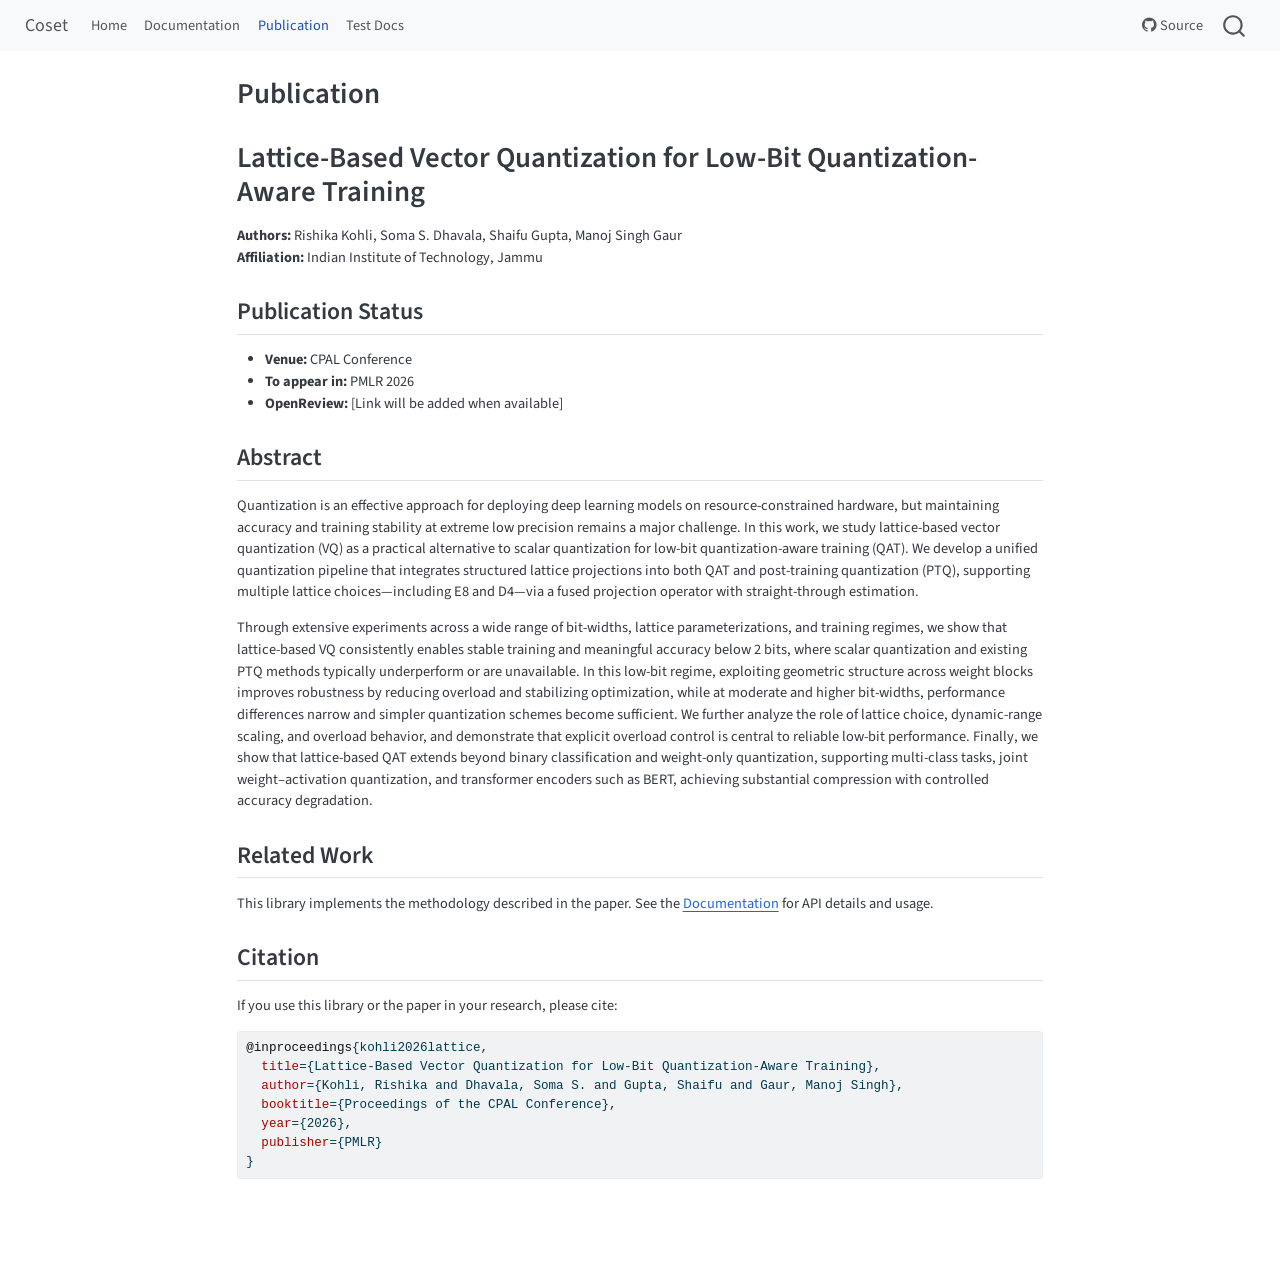
<file: docs/paper.html>
<!DOCTYPE html>
<html xmlns="http://www.w3.org/1999/xhtml" lang="en" xml:lang="en"><head>

<meta charset="utf-8">
<meta name="generator" content="quarto-1.5.55">

<meta name="viewport" content="width=device-width, initial-scale=1.0, user-scalable=yes">


<title>Publication – Coset</title>
<style>
code{white-space: pre-wrap;}
span.smallcaps{font-variant: small-caps;}
div.columns{display: flex; gap: min(4vw, 1.5em);}
div.column{flex: auto; overflow-x: auto;}
div.hanging-indent{margin-left: 1.5em; text-indent: -1.5em;}
ul.task-list{list-style: none;}
ul.task-list li input[type="checkbox"] {
  width: 0.8em;
  margin: 0 0.8em 0.2em -1em; /* quarto-specific, see https://github.com/quarto-dev/quarto-cli/issues/4556 */ 
  vertical-align: middle;
}
/* CSS for syntax highlighting */
pre > code.sourceCode { white-space: pre; position: relative; }
pre > code.sourceCode > span { line-height: 1.25; }
pre > code.sourceCode > span:empty { height: 1.2em; }
.sourceCode { overflow: visible; }
code.sourceCode > span { color: inherit; text-decoration: inherit; }
div.sourceCode { margin: 1em 0; }
pre.sourceCode { margin: 0; }
@media screen {
div.sourceCode { overflow: auto; }
}
@media print {
pre > code.sourceCode { white-space: pre-wrap; }
pre > code.sourceCode > span { display: inline-block; text-indent: -5em; padding-left: 5em; }
}
pre.numberSource code
  { counter-reset: source-line 0; }
pre.numberSource code > span
  { position: relative; left: -4em; counter-increment: source-line; }
pre.numberSource code > span > a:first-child::before
  { content: counter(source-line);
    position: relative; left: -1em; text-align: right; vertical-align: baseline;
    border: none; display: inline-block;
    -webkit-touch-callout: none; -webkit-user-select: none;
    -khtml-user-select: none; -moz-user-select: none;
    -ms-user-select: none; user-select: none;
    padding: 0 4px; width: 4em;
  }
pre.numberSource { margin-left: 3em;  padding-left: 4px; }
div.sourceCode
  {   }
@media screen {
pre > code.sourceCode > span > a:first-child::before { text-decoration: underline; }
}
</style>


<script src="site_libs/quarto-nav/quarto-nav.js"></script>
<script src="site_libs/quarto-nav/headroom.min.js"></script>
<script src="site_libs/clipboard/clipboard.min.js"></script>
<script src="site_libs/quarto-search/autocomplete.umd.js"></script>
<script src="site_libs/quarto-search/fuse.min.js"></script>
<script src="site_libs/quarto-search/quarto-search.js"></script>
<meta name="quarto:offset" content="./">
<script src="site_libs/quarto-html/quarto.js"></script>
<script src="site_libs/quarto-html/popper.min.js"></script>
<script src="site_libs/quarto-html/tippy.umd.min.js"></script>
<script src="site_libs/quarto-html/anchor.min.js"></script>
<link href="site_libs/quarto-html/tippy.css" rel="stylesheet">
<link href="site_libs/quarto-html/quarto-syntax-highlighting.css" rel="stylesheet" id="quarto-text-highlighting-styles">
<script src="site_libs/bootstrap/bootstrap.min.js"></script>
<link href="site_libs/bootstrap/bootstrap-icons.css" rel="stylesheet">
<link href="site_libs/bootstrap/bootstrap.min.css" rel="stylesheet" id="quarto-bootstrap" data-mode="light">
<script id="quarto-search-options" type="application/json">{
  "location": "navbar",
  "copy-button": false,
  "collapse-after": 3,
  "panel-placement": "end",
  "type": "overlay",
  "limit": 50,
  "keyboard-shortcut": [
    "f",
    "/",
    "s"
  ],
  "show-item-context": false,
  "language": {
    "search-no-results-text": "No results",
    "search-matching-documents-text": "matching documents",
    "search-copy-link-title": "Copy link to search",
    "search-hide-matches-text": "Hide additional matches",
    "search-more-match-text": "more match in this document",
    "search-more-matches-text": "more matches in this document",
    "search-clear-button-title": "Clear",
    "search-text-placeholder": "",
    "search-detached-cancel-button-title": "Cancel",
    "search-submit-button-title": "Submit",
    "search-label": "Search"
  }
}</script>


</head>

<body class="nav-fixed fullcontent">

<div id="quarto-search-results"></div>
  <header id="quarto-header" class="headroom fixed-top">
    <nav class="navbar navbar-expand-lg " data-bs-theme="dark">
      <div class="navbar-container container-fluid">
      <div class="navbar-brand-container mx-auto">
    <a class="navbar-brand" href="./index.html">
    <span class="navbar-title">Coset</span>
    </a>
  </div>
            <div id="quarto-search" class="" title="Search"></div>
          <button class="navbar-toggler" type="button" data-bs-toggle="collapse" data-bs-target="#navbarCollapse" aria-controls="navbarCollapse" role="menu" aria-expanded="false" aria-label="Toggle navigation" onclick="if (window.quartoToggleHeadroom) { window.quartoToggleHeadroom(); }">
  <span class="navbar-toggler-icon"></span>
</button>
          <div class="collapse navbar-collapse" id="navbarCollapse">
            <ul class="navbar-nav navbar-nav-scroll me-auto">
  <li class="nav-item">
    <a class="nav-link" href="./index.html"> 
<span class="menu-text">Home</span></a>
  </li>  
  <li class="nav-item">
    <a class="nav-link" href="./project.html"> 
<span class="menu-text">Documentation</span></a>
  </li>  
  <li class="nav-item">
    <a class="nav-link active" href="./paper.html" aria-current="page"> 
<span class="menu-text">Publication</span></a>
  </li>  
  <li class="nav-item">
    <a class="nav-link" href="./test-summaries/README.html"> 
<span class="menu-text">Test Docs</span></a>
  </li>  
</ul>
            <ul class="navbar-nav navbar-nav-scroll ms-auto">
  <li class="nav-item">
    <a class="nav-link" href="https://github.com/coset/coset"> <i class="bi bi-github" role="img">
</i> 
<span class="menu-text">Source</span></a>
  </li>  
</ul>
          </div> <!-- /navcollapse -->
            <div class="quarto-navbar-tools">
</div>
      </div> <!-- /container-fluid -->
    </nav>
</header>
<!-- content -->
<div id="quarto-content" class="quarto-container page-columns page-rows-contents page-layout-article page-navbar">
<!-- sidebar -->
<!-- margin-sidebar -->
    
<!-- main -->
<main class="content" id="quarto-document-content">

<header id="title-block-header" class="quarto-title-block default">
<div class="quarto-title">
<h1 class="title">Publication</h1>
</div>



<div class="quarto-title-meta">

    
  
    
  </div>
  


</header>


<section id="lattice-based-vector-quantization-for-low-bit-quantization-aware-training" class="level1">
<h1>Lattice-Based Vector Quantization for Low-Bit Quantization-Aware Training</h1>
<p><strong>Authors:</strong> Rishika Kohli, Soma S. Dhavala, Shaifu Gupta, Manoj Singh Gaur<br>
<strong>Affiliation:</strong> Indian Institute of Technology, Jammu</p>
<section id="publication-status" class="level2">
<h2 class="anchored" data-anchor-id="publication-status">Publication Status</h2>
<ul>
<li><strong>Venue:</strong> CPAL Conference</li>
<li><strong>To appear in:</strong> PMLR 2026</li>
<li><strong>OpenReview:</strong> [Link will be added when available]</li>
</ul>
</section>
<section id="abstract" class="level2">
<h2 class="anchored" data-anchor-id="abstract">Abstract</h2>
<p>Quantization is an effective approach for deploying deep learning models on resource-constrained hardware, but maintaining accuracy and training stability at extreme low precision remains a major challenge. In this work, we study lattice-based vector quantization (VQ) as a practical alternative to scalar quantization for low-bit quantization-aware training (QAT). We develop a unified quantization pipeline that integrates structured lattice projections into both QAT and post-training quantization (PTQ), supporting multiple lattice choices—including E8 and D4—via a fused projection operator with straight-through estimation.</p>
<p>Through extensive experiments across a wide range of bit-widths, lattice parameterizations, and training regimes, we show that lattice-based VQ consistently enables stable training and meaningful accuracy below 2 bits, where scalar quantization and existing PTQ methods typically underperform or are unavailable. In this low-bit regime, exploiting geometric structure across weight blocks improves robustness by reducing overload and stabilizing optimization, while at moderate and higher bit-widths, performance differences narrow and simpler quantization schemes become sufficient. We further analyze the role of lattice choice, dynamic-range scaling, and overload behavior, and demonstrate that explicit overload control is central to reliable low-bit performance. Finally, we show that lattice-based QAT extends beyond binary classification and weight-only quantization, supporting multi-class tasks, joint weight–activation quantization, and transformer encoders such as BERT, achieving substantial compression with controlled accuracy degradation.</p>
</section>
<section id="related-work" class="level2">
<h2 class="anchored" data-anchor-id="related-work">Related Work</h2>
<p>This library implements the methodology described in the paper. See the <a href="./project.html">Documentation</a> for API details and usage.</p>
</section>
<section id="citation" class="level2">
<h2 class="anchored" data-anchor-id="citation">Citation</h2>
<p>If you use this library or the paper in your research, please cite:</p>
<div class="sourceCode" id="cb1"><pre class="sourceCode bibtex code-with-copy"><code class="sourceCode bibtex"><span id="cb1-1"><a href="#cb1-1" aria-hidden="true" tabindex="-1"></a><span class="va">@inproceedings</span>{<span class="ot">kohli2026lattice</span>,</span>
<span id="cb1-2"><a href="#cb1-2" aria-hidden="true" tabindex="-1"></a>  <span class="dt">title</span>={Lattice-Based Vector Quantization for Low-Bit Quantization-Aware Training},</span>
<span id="cb1-3"><a href="#cb1-3" aria-hidden="true" tabindex="-1"></a>  <span class="dt">author</span>={Kohli, Rishika and Dhavala, Soma S. and Gupta, Shaifu and Gaur, Manoj Singh},</span>
<span id="cb1-4"><a href="#cb1-4" aria-hidden="true" tabindex="-1"></a>  <span class="dt">booktitle</span>={Proceedings of the CPAL Conference},</span>
<span id="cb1-5"><a href="#cb1-5" aria-hidden="true" tabindex="-1"></a>  <span class="dt">year</span>={2026},</span>
<span id="cb1-6"><a href="#cb1-6" aria-hidden="true" tabindex="-1"></a>  <span class="dt">publisher</span>={PMLR}</span>
<span id="cb1-7"><a href="#cb1-7" aria-hidden="true" tabindex="-1"></a>}</span></code><button title="Copy to Clipboard" class="code-copy-button"><i class="bi"></i></button></pre></div>


</section>
</section>

</main> <!-- /main -->
<script id="quarto-html-after-body" type="application/javascript">
window.document.addEventListener("DOMContentLoaded", function (event) {
  const toggleBodyColorMode = (bsSheetEl) => {
    const mode = bsSheetEl.getAttribute("data-mode");
    const bodyEl = window.document.querySelector("body");
    if (mode === "dark") {
      bodyEl.classList.add("quarto-dark");
      bodyEl.classList.remove("quarto-light");
    } else {
      bodyEl.classList.add("quarto-light");
      bodyEl.classList.remove("quarto-dark");
    }
  }
  const toggleBodyColorPrimary = () => {
    const bsSheetEl = window.document.querySelector("link#quarto-bootstrap");
    if (bsSheetEl) {
      toggleBodyColorMode(bsSheetEl);
    }
  }
  toggleBodyColorPrimary();  
  const icon = "";
  const anchorJS = new window.AnchorJS();
  anchorJS.options = {
    placement: 'right',
    icon: icon
  };
  anchorJS.add('.anchored');
  const isCodeAnnotation = (el) => {
    for (const clz of el.classList) {
      if (clz.startsWith('code-annotation-')) {                     
        return true;
      }
    }
    return false;
  }
  const onCopySuccess = function(e) {
    // button target
    const button = e.trigger;
    // don't keep focus
    button.blur();
    // flash "checked"
    button.classList.add('code-copy-button-checked');
    var currentTitle = button.getAttribute("title");
    button.setAttribute("title", "Copied!");
    let tooltip;
    if (window.bootstrap) {
      button.setAttribute("data-bs-toggle", "tooltip");
      button.setAttribute("data-bs-placement", "left");
      button.setAttribute("data-bs-title", "Copied!");
      tooltip = new bootstrap.Tooltip(button, 
        { trigger: "manual", 
          customClass: "code-copy-button-tooltip",
          offset: [0, -8]});
      tooltip.show();    
    }
    setTimeout(function() {
      if (tooltip) {
        tooltip.hide();
        button.removeAttribute("data-bs-title");
        button.removeAttribute("data-bs-toggle");
        button.removeAttribute("data-bs-placement");
      }
      button.setAttribute("title", currentTitle);
      button.classList.remove('code-copy-button-checked');
    }, 1000);
    // clear code selection
    e.clearSelection();
  }
  const getTextToCopy = function(trigger) {
      const codeEl = trigger.previousElementSibling.cloneNode(true);
      for (const childEl of codeEl.children) {
        if (isCodeAnnotation(childEl)) {
          childEl.remove();
        }
      }
      return codeEl.innerText;
  }
  const clipboard = new window.ClipboardJS('.code-copy-button:not([data-in-quarto-modal])', {
    text: getTextToCopy
  });
  clipboard.on('success', onCopySuccess);
  if (window.document.getElementById('quarto-embedded-source-code-modal')) {
    // For code content inside modals, clipBoardJS needs to be initialized with a container option
    // TODO: Check when it could be a function (https://github.com/zenorocha/clipboard.js/issues/860)
    const clipboardModal = new window.ClipboardJS('.code-copy-button[data-in-quarto-modal]', {
      text: getTextToCopy,
      container: window.document.getElementById('quarto-embedded-source-code-modal')
    });
    clipboardModal.on('success', onCopySuccess);
  }
    var localhostRegex = new RegExp(/^(?:http|https):\/\/localhost\:?[0-9]*\//);
    var mailtoRegex = new RegExp(/^mailto:/);
      var filterRegex = new RegExp("https:\/\/mlsquare\.github\.io\/coset\/");
    var isInternal = (href) => {
        return filterRegex.test(href) || localhostRegex.test(href) || mailtoRegex.test(href);
    }
    // Inspect non-navigation links and adorn them if external
 	var links = window.document.querySelectorAll('a[href]:not(.nav-link):not(.navbar-brand):not(.toc-action):not(.sidebar-link):not(.sidebar-item-toggle):not(.pagination-link):not(.no-external):not([aria-hidden]):not(.dropdown-item):not(.quarto-navigation-tool):not(.about-link)');
    for (var i=0; i<links.length; i++) {
      const link = links[i];
      if (!isInternal(link.href)) {
        // undo the damage that might have been done by quarto-nav.js in the case of
        // links that we want to consider external
        if (link.dataset.originalHref !== undefined) {
          link.href = link.dataset.originalHref;
        }
      }
    }
  function tippyHover(el, contentFn, onTriggerFn, onUntriggerFn) {
    const config = {
      allowHTML: true,
      maxWidth: 500,
      delay: 100,
      arrow: false,
      appendTo: function(el) {
          return el.parentElement;
      },
      interactive: true,
      interactiveBorder: 10,
      theme: 'quarto',
      placement: 'bottom-start',
    };
    if (contentFn) {
      config.content = contentFn;
    }
    if (onTriggerFn) {
      config.onTrigger = onTriggerFn;
    }
    if (onUntriggerFn) {
      config.onUntrigger = onUntriggerFn;
    }
    window.tippy(el, config); 
  }
  const noterefs = window.document.querySelectorAll('a[role="doc-noteref"]');
  for (var i=0; i<noterefs.length; i++) {
    const ref = noterefs[i];
    tippyHover(ref, function() {
      // use id or data attribute instead here
      let href = ref.getAttribute('data-footnote-href') || ref.getAttribute('href');
      try { href = new URL(href).hash; } catch {}
      const id = href.replace(/^#\/?/, "");
      const note = window.document.getElementById(id);
      if (note) {
        return note.innerHTML;
      } else {
        return "";
      }
    });
  }
  const xrefs = window.document.querySelectorAll('a.quarto-xref');
  const processXRef = (id, note) => {
    // Strip column container classes
    const stripColumnClz = (el) => {
      el.classList.remove("page-full", "page-columns");
      if (el.children) {
        for (const child of el.children) {
          stripColumnClz(child);
        }
      }
    }
    stripColumnClz(note)
    if (id === null || id.startsWith('sec-')) {
      // Special case sections, only their first couple elements
      const container = document.createElement("div");
      if (note.children && note.children.length > 2) {
        container.appendChild(note.children[0].cloneNode(true));
        for (let i = 1; i < note.children.length; i++) {
          const child = note.children[i];
          if (child.tagName === "P" && child.innerText === "") {
            continue;
          } else {
            container.appendChild(child.cloneNode(true));
            break;
          }
        }
        if (window.Quarto?.typesetMath) {
          window.Quarto.typesetMath(container);
        }
        return container.innerHTML
      } else {
        if (window.Quarto?.typesetMath) {
          window.Quarto.typesetMath(note);
        }
        return note.innerHTML;
      }
    } else {
      // Remove any anchor links if they are present
      const anchorLink = note.querySelector('a.anchorjs-link');
      if (anchorLink) {
        anchorLink.remove();
      }
      if (window.Quarto?.typesetMath) {
        window.Quarto.typesetMath(note);
      }
      // TODO in 1.5, we should make sure this works without a callout special case
      if (note.classList.contains("callout")) {
        return note.outerHTML;
      } else {
        return note.innerHTML;
      }
    }
  }
  for (var i=0; i<xrefs.length; i++) {
    const xref = xrefs[i];
    tippyHover(xref, undefined, function(instance) {
      instance.disable();
      let url = xref.getAttribute('href');
      let hash = undefined; 
      if (url.startsWith('#')) {
        hash = url;
      } else {
        try { hash = new URL(url).hash; } catch {}
      }
      if (hash) {
        const id = hash.replace(/^#\/?/, "");
        const note = window.document.getElementById(id);
        if (note !== null) {
          try {
            const html = processXRef(id, note.cloneNode(true));
            instance.setContent(html);
          } finally {
            instance.enable();
            instance.show();
          }
        } else {
          // See if we can fetch this
          fetch(url.split('#')[0])
          .then(res => res.text())
          .then(html => {
            const parser = new DOMParser();
            const htmlDoc = parser.parseFromString(html, "text/html");
            const note = htmlDoc.getElementById(id);
            if (note !== null) {
              const html = processXRef(id, note);
              instance.setContent(html);
            } 
          }).finally(() => {
            instance.enable();
            instance.show();
          });
        }
      } else {
        // See if we can fetch a full url (with no hash to target)
        // This is a special case and we should probably do some content thinning / targeting
        fetch(url)
        .then(res => res.text())
        .then(html => {
          const parser = new DOMParser();
          const htmlDoc = parser.parseFromString(html, "text/html");
          const note = htmlDoc.querySelector('main.content');
          if (note !== null) {
            // This should only happen for chapter cross references
            // (since there is no id in the URL)
            // remove the first header
            if (note.children.length > 0 && note.children[0].tagName === "HEADER") {
              note.children[0].remove();
            }
            const html = processXRef(null, note);
            instance.setContent(html);
          } 
        }).finally(() => {
          instance.enable();
          instance.show();
        });
      }
    }, function(instance) {
    });
  }
      let selectedAnnoteEl;
      const selectorForAnnotation = ( cell, annotation) => {
        let cellAttr = 'data-code-cell="' + cell + '"';
        let lineAttr = 'data-code-annotation="' +  annotation + '"';
        const selector = 'span[' + cellAttr + '][' + lineAttr + ']';
        return selector;
      }
      const selectCodeLines = (annoteEl) => {
        const doc = window.document;
        const targetCell = annoteEl.getAttribute("data-target-cell");
        const targetAnnotation = annoteEl.getAttribute("data-target-annotation");
        const annoteSpan = window.document.querySelector(selectorForAnnotation(targetCell, targetAnnotation));
        const lines = annoteSpan.getAttribute("data-code-lines").split(",");
        const lineIds = lines.map((line) => {
          return targetCell + "-" + line;
        })
        let top = null;
        let height = null;
        let parent = null;
        if (lineIds.length > 0) {
            //compute the position of the single el (top and bottom and make a div)
            const el = window.document.getElementById(lineIds[0]);
            top = el.offsetTop;
            height = el.offsetHeight;
            parent = el.parentElement.parentElement;
          if (lineIds.length > 1) {
            const lastEl = window.document.getElementById(lineIds[lineIds.length - 1]);
            const bottom = lastEl.offsetTop + lastEl.offsetHeight;
            height = bottom - top;
          }
          if (top !== null && height !== null && parent !== null) {
            // cook up a div (if necessary) and position it 
            let div = window.document.getElementById("code-annotation-line-highlight");
            if (div === null) {
              div = window.document.createElement("div");
              div.setAttribute("id", "code-annotation-line-highlight");
              div.style.position = 'absolute';
              parent.appendChild(div);
            }
            div.style.top = top - 2 + "px";
            div.style.height = height + 4 + "px";
            div.style.left = 0;
            let gutterDiv = window.document.getElementById("code-annotation-line-highlight-gutter");
            if (gutterDiv === null) {
              gutterDiv = window.document.createElement("div");
              gutterDiv.setAttribute("id", "code-annotation-line-highlight-gutter");
              gutterDiv.style.position = 'absolute';
              const codeCell = window.document.getElementById(targetCell);
              const gutter = codeCell.querySelector('.code-annotation-gutter');
              gutter.appendChild(gutterDiv);
            }
            gutterDiv.style.top = top - 2 + "px";
            gutterDiv.style.height = height + 4 + "px";
          }
          selectedAnnoteEl = annoteEl;
        }
      };
      const unselectCodeLines = () => {
        const elementsIds = ["code-annotation-line-highlight", "code-annotation-line-highlight-gutter"];
        elementsIds.forEach((elId) => {
          const div = window.document.getElementById(elId);
          if (div) {
            div.remove();
          }
        });
        selectedAnnoteEl = undefined;
      };
        // Handle positioning of the toggle
    window.addEventListener(
      "resize",
      throttle(() => {
        elRect = undefined;
        if (selectedAnnoteEl) {
          selectCodeLines(selectedAnnoteEl);
        }
      }, 10)
    );
    function throttle(fn, ms) {
    let throttle = false;
    let timer;
      return (...args) => {
        if(!throttle) { // first call gets through
            fn.apply(this, args);
            throttle = true;
        } else { // all the others get throttled
            if(timer) clearTimeout(timer); // cancel #2
            timer = setTimeout(() => {
              fn.apply(this, args);
              timer = throttle = false;
            }, ms);
        }
      };
    }
      // Attach click handler to the DT
      const annoteDls = window.document.querySelectorAll('dt[data-target-cell]');
      for (const annoteDlNode of annoteDls) {
        annoteDlNode.addEventListener('click', (event) => {
          const clickedEl = event.target;
          if (clickedEl !== selectedAnnoteEl) {
            unselectCodeLines();
            const activeEl = window.document.querySelector('dt[data-target-cell].code-annotation-active');
            if (activeEl) {
              activeEl.classList.remove('code-annotation-active');
            }
            selectCodeLines(clickedEl);
            clickedEl.classList.add('code-annotation-active');
          } else {
            // Unselect the line
            unselectCodeLines();
            clickedEl.classList.remove('code-annotation-active');
          }
        });
      }
  const findCites = (el) => {
    const parentEl = el.parentElement;
    if (parentEl) {
      const cites = parentEl.dataset.cites;
      if (cites) {
        return {
          el,
          cites: cites.split(' ')
        };
      } else {
        return findCites(el.parentElement)
      }
    } else {
      return undefined;
    }
  };
  var bibliorefs = window.document.querySelectorAll('a[role="doc-biblioref"]');
  for (var i=0; i<bibliorefs.length; i++) {
    const ref = bibliorefs[i];
    const citeInfo = findCites(ref);
    if (citeInfo) {
      tippyHover(citeInfo.el, function() {
        var popup = window.document.createElement('div');
        citeInfo.cites.forEach(function(cite) {
          var citeDiv = window.document.createElement('div');
          citeDiv.classList.add('hanging-indent');
          citeDiv.classList.add('csl-entry');
          var biblioDiv = window.document.getElementById('ref-' + cite);
          if (biblioDiv) {
            citeDiv.innerHTML = biblioDiv.innerHTML;
          }
          popup.appendChild(citeDiv);
        });
        return popup.innerHTML;
      });
    }
  }
});
</script>
</div> <!-- /content -->




</body></html>
</file>
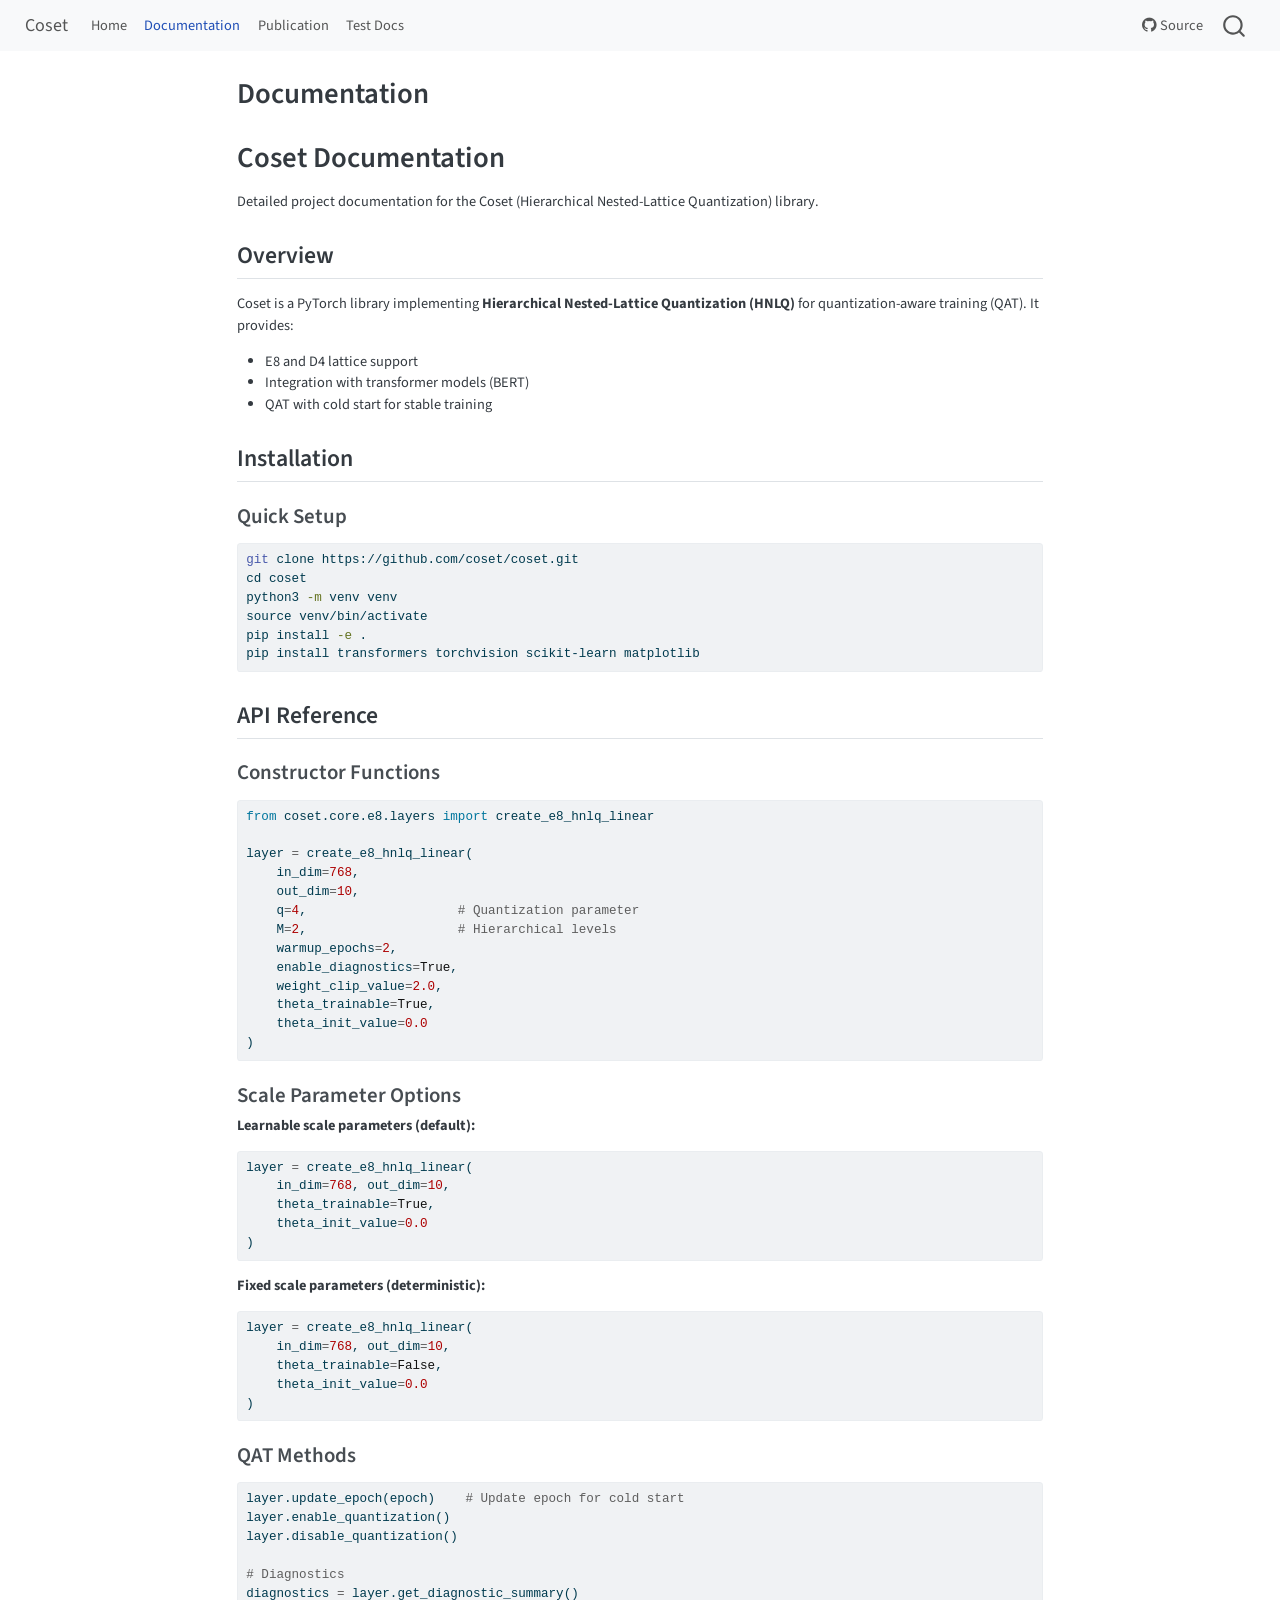
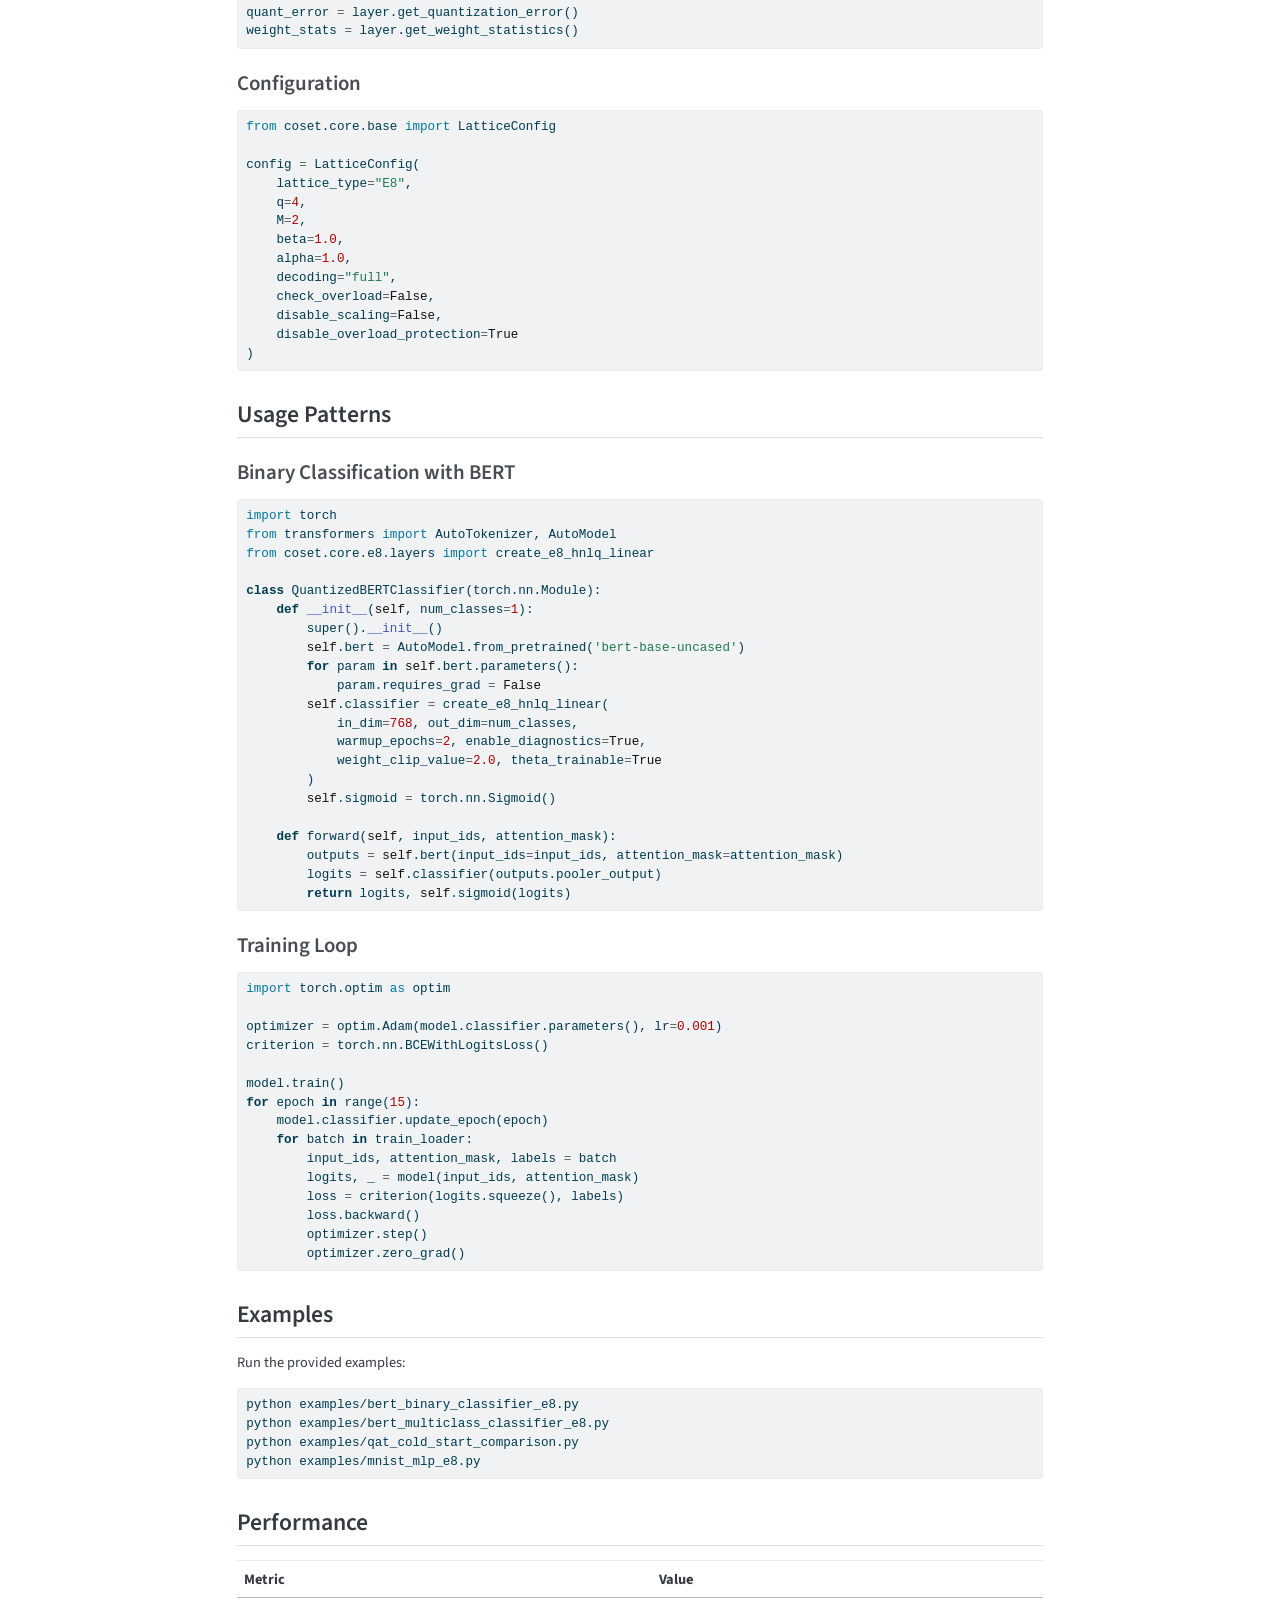
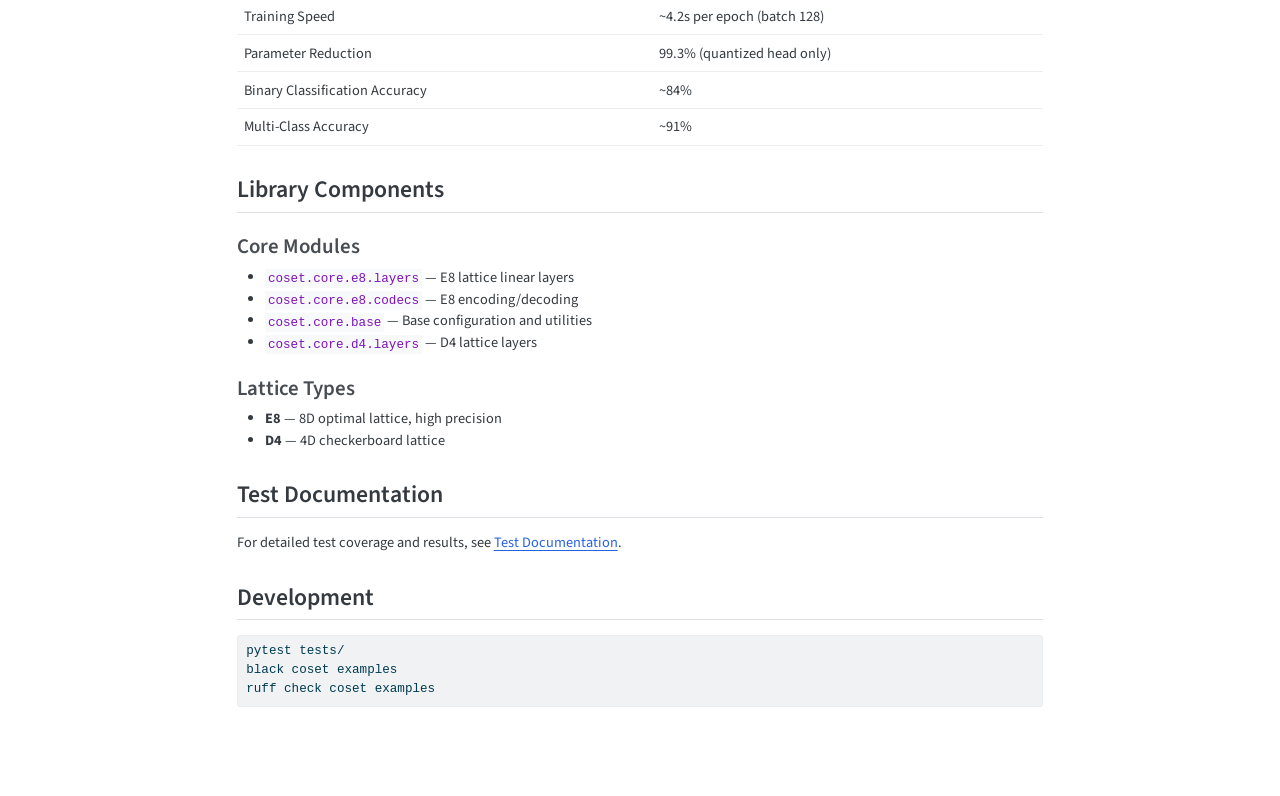
<file: docs/project.html>
<!DOCTYPE html>
<html xmlns="http://www.w3.org/1999/xhtml" lang="en" xml:lang="en"><head>

<meta charset="utf-8">
<meta name="generator" content="quarto-1.5.55">

<meta name="viewport" content="width=device-width, initial-scale=1.0, user-scalable=yes">


<title>Documentation – Coset</title>
<style>
code{white-space: pre-wrap;}
span.smallcaps{font-variant: small-caps;}
div.columns{display: flex; gap: min(4vw, 1.5em);}
div.column{flex: auto; overflow-x: auto;}
div.hanging-indent{margin-left: 1.5em; text-indent: -1.5em;}
ul.task-list{list-style: none;}
ul.task-list li input[type="checkbox"] {
  width: 0.8em;
  margin: 0 0.8em 0.2em -1em; /* quarto-specific, see https://github.com/quarto-dev/quarto-cli/issues/4556 */ 
  vertical-align: middle;
}
/* CSS for syntax highlighting */
pre > code.sourceCode { white-space: pre; position: relative; }
pre > code.sourceCode > span { line-height: 1.25; }
pre > code.sourceCode > span:empty { height: 1.2em; }
.sourceCode { overflow: visible; }
code.sourceCode > span { color: inherit; text-decoration: inherit; }
div.sourceCode { margin: 1em 0; }
pre.sourceCode { margin: 0; }
@media screen {
div.sourceCode { overflow: auto; }
}
@media print {
pre > code.sourceCode { white-space: pre-wrap; }
pre > code.sourceCode > span { display: inline-block; text-indent: -5em; padding-left: 5em; }
}
pre.numberSource code
  { counter-reset: source-line 0; }
pre.numberSource code > span
  { position: relative; left: -4em; counter-increment: source-line; }
pre.numberSource code > span > a:first-child::before
  { content: counter(source-line);
    position: relative; left: -1em; text-align: right; vertical-align: baseline;
    border: none; display: inline-block;
    -webkit-touch-callout: none; -webkit-user-select: none;
    -khtml-user-select: none; -moz-user-select: none;
    -ms-user-select: none; user-select: none;
    padding: 0 4px; width: 4em;
  }
pre.numberSource { margin-left: 3em;  padding-left: 4px; }
div.sourceCode
  {   }
@media screen {
pre > code.sourceCode > span > a:first-child::before { text-decoration: underline; }
}
</style>


<script src="site_libs/quarto-nav/quarto-nav.js"></script>
<script src="site_libs/quarto-nav/headroom.min.js"></script>
<script src="site_libs/clipboard/clipboard.min.js"></script>
<script src="site_libs/quarto-search/autocomplete.umd.js"></script>
<script src="site_libs/quarto-search/fuse.min.js"></script>
<script src="site_libs/quarto-search/quarto-search.js"></script>
<meta name="quarto:offset" content="./">
<script src="site_libs/quarto-html/quarto.js"></script>
<script src="site_libs/quarto-html/popper.min.js"></script>
<script src="site_libs/quarto-html/tippy.umd.min.js"></script>
<script src="site_libs/quarto-html/anchor.min.js"></script>
<link href="site_libs/quarto-html/tippy.css" rel="stylesheet">
<link href="site_libs/quarto-html/quarto-syntax-highlighting.css" rel="stylesheet" id="quarto-text-highlighting-styles">
<script src="site_libs/bootstrap/bootstrap.min.js"></script>
<link href="site_libs/bootstrap/bootstrap-icons.css" rel="stylesheet">
<link href="site_libs/bootstrap/bootstrap.min.css" rel="stylesheet" id="quarto-bootstrap" data-mode="light">
<script id="quarto-search-options" type="application/json">{
  "location": "navbar",
  "copy-button": false,
  "collapse-after": 3,
  "panel-placement": "end",
  "type": "overlay",
  "limit": 50,
  "keyboard-shortcut": [
    "f",
    "/",
    "s"
  ],
  "show-item-context": false,
  "language": {
    "search-no-results-text": "No results",
    "search-matching-documents-text": "matching documents",
    "search-copy-link-title": "Copy link to search",
    "search-hide-matches-text": "Hide additional matches",
    "search-more-match-text": "more match in this document",
    "search-more-matches-text": "more matches in this document",
    "search-clear-button-title": "Clear",
    "search-text-placeholder": "",
    "search-detached-cancel-button-title": "Cancel",
    "search-submit-button-title": "Submit",
    "search-label": "Search"
  }
}</script>


</head>

<body class="nav-fixed fullcontent">

<div id="quarto-search-results"></div>
  <header id="quarto-header" class="headroom fixed-top">
    <nav class="navbar navbar-expand-lg " data-bs-theme="dark">
      <div class="navbar-container container-fluid">
      <div class="navbar-brand-container mx-auto">
    <a class="navbar-brand" href="./index.html">
    <span class="navbar-title">Coset</span>
    </a>
  </div>
            <div id="quarto-search" class="" title="Search"></div>
          <button class="navbar-toggler" type="button" data-bs-toggle="collapse" data-bs-target="#navbarCollapse" aria-controls="navbarCollapse" role="menu" aria-expanded="false" aria-label="Toggle navigation" onclick="if (window.quartoToggleHeadroom) { window.quartoToggleHeadroom(); }">
  <span class="navbar-toggler-icon"></span>
</button>
          <div class="collapse navbar-collapse" id="navbarCollapse">
            <ul class="navbar-nav navbar-nav-scroll me-auto">
  <li class="nav-item">
    <a class="nav-link" href="./index.html"> 
<span class="menu-text">Home</span></a>
  </li>  
  <li class="nav-item">
    <a class="nav-link active" href="./project.html" aria-current="page"> 
<span class="menu-text">Documentation</span></a>
  </li>  
  <li class="nav-item">
    <a class="nav-link" href="./paper.html"> 
<span class="menu-text">Publication</span></a>
  </li>  
  <li class="nav-item">
    <a class="nav-link" href="./test-summaries/README.html"> 
<span class="menu-text">Test Docs</span></a>
  </li>  
</ul>
            <ul class="navbar-nav navbar-nav-scroll ms-auto">
  <li class="nav-item">
    <a class="nav-link" href="https://github.com/coset/coset"> <i class="bi bi-github" role="img">
</i> 
<span class="menu-text">Source</span></a>
  </li>  
</ul>
          </div> <!-- /navcollapse -->
            <div class="quarto-navbar-tools">
</div>
      </div> <!-- /container-fluid -->
    </nav>
</header>
<!-- content -->
<div id="quarto-content" class="quarto-container page-columns page-rows-contents page-layout-article page-navbar">
<!-- sidebar -->
<!-- margin-sidebar -->
    
<!-- main -->
<main class="content" id="quarto-document-content">

<header id="title-block-header" class="quarto-title-block default">
<div class="quarto-title">
<h1 class="title">Documentation</h1>
</div>



<div class="quarto-title-meta">

    
  
    
  </div>
  


</header>


<section id="coset-documentation" class="level1">
<h1>Coset Documentation</h1>
<p>Detailed project documentation for the Coset (Hierarchical Nested-Lattice Quantization) library.</p>
<section id="overview" class="level2">
<h2 class="anchored" data-anchor-id="overview">Overview</h2>
<p>Coset is a PyTorch library implementing <strong>Hierarchical Nested-Lattice Quantization (HNLQ)</strong> for quantization-aware training (QAT). It provides:</p>
<ul>
<li>E8 and D4 lattice support</li>
<li>Integration with transformer models (BERT)</li>
<li>QAT with cold start for stable training</li>
</ul>
</section>
<section id="installation" class="level2">
<h2 class="anchored" data-anchor-id="installation">Installation</h2>
<section id="quick-setup" class="level3">
<h3 class="anchored" data-anchor-id="quick-setup">Quick Setup</h3>
<div class="sourceCode" id="cb1"><pre class="sourceCode bash code-with-copy"><code class="sourceCode bash"><span id="cb1-1"><a href="#cb1-1" aria-hidden="true" tabindex="-1"></a><span class="fu">git</span> clone https://github.com/coset/coset.git</span>
<span id="cb1-2"><a href="#cb1-2" aria-hidden="true" tabindex="-1"></a><span class="bu">cd</span> coset</span>
<span id="cb1-3"><a href="#cb1-3" aria-hidden="true" tabindex="-1"></a><span class="ex">python3</span> <span class="at">-m</span> venv venv</span>
<span id="cb1-4"><a href="#cb1-4" aria-hidden="true" tabindex="-1"></a><span class="bu">source</span> venv/bin/activate</span>
<span id="cb1-5"><a href="#cb1-5" aria-hidden="true" tabindex="-1"></a><span class="ex">pip</span> install <span class="at">-e</span> .</span>
<span id="cb1-6"><a href="#cb1-6" aria-hidden="true" tabindex="-1"></a><span class="ex">pip</span> install transformers torchvision scikit-learn matplotlib</span></code><button title="Copy to Clipboard" class="code-copy-button"><i class="bi"></i></button></pre></div>
</section>
</section>
<section id="api-reference" class="level2">
<h2 class="anchored" data-anchor-id="api-reference">API Reference</h2>
<section id="constructor-functions" class="level3">
<h3 class="anchored" data-anchor-id="constructor-functions">Constructor Functions</h3>
<div class="sourceCode" id="cb2"><pre class="sourceCode python code-with-copy"><code class="sourceCode python"><span id="cb2-1"><a href="#cb2-1" aria-hidden="true" tabindex="-1"></a><span class="im">from</span> coset.core.e8.layers <span class="im">import</span> create_e8_hnlq_linear</span>
<span id="cb2-2"><a href="#cb2-2" aria-hidden="true" tabindex="-1"></a></span>
<span id="cb2-3"><a href="#cb2-3" aria-hidden="true" tabindex="-1"></a>layer <span class="op">=</span> create_e8_hnlq_linear(</span>
<span id="cb2-4"><a href="#cb2-4" aria-hidden="true" tabindex="-1"></a>    in_dim<span class="op">=</span><span class="dv">768</span>,</span>
<span id="cb2-5"><a href="#cb2-5" aria-hidden="true" tabindex="-1"></a>    out_dim<span class="op">=</span><span class="dv">10</span>,</span>
<span id="cb2-6"><a href="#cb2-6" aria-hidden="true" tabindex="-1"></a>    q<span class="op">=</span><span class="dv">4</span>,                    <span class="co"># Quantization parameter</span></span>
<span id="cb2-7"><a href="#cb2-7" aria-hidden="true" tabindex="-1"></a>    M<span class="op">=</span><span class="dv">2</span>,                    <span class="co"># Hierarchical levels</span></span>
<span id="cb2-8"><a href="#cb2-8" aria-hidden="true" tabindex="-1"></a>    warmup_epochs<span class="op">=</span><span class="dv">2</span>,</span>
<span id="cb2-9"><a href="#cb2-9" aria-hidden="true" tabindex="-1"></a>    enable_diagnostics<span class="op">=</span><span class="va">True</span>,</span>
<span id="cb2-10"><a href="#cb2-10" aria-hidden="true" tabindex="-1"></a>    weight_clip_value<span class="op">=</span><span class="fl">2.0</span>,</span>
<span id="cb2-11"><a href="#cb2-11" aria-hidden="true" tabindex="-1"></a>    theta_trainable<span class="op">=</span><span class="va">True</span>,</span>
<span id="cb2-12"><a href="#cb2-12" aria-hidden="true" tabindex="-1"></a>    theta_init_value<span class="op">=</span><span class="fl">0.0</span></span>
<span id="cb2-13"><a href="#cb2-13" aria-hidden="true" tabindex="-1"></a>)</span></code><button title="Copy to Clipboard" class="code-copy-button"><i class="bi"></i></button></pre></div>
</section>
<section id="scale-parameter-options" class="level3">
<h3 class="anchored" data-anchor-id="scale-parameter-options">Scale Parameter Options</h3>
<p><strong>Learnable scale parameters (default):</strong></p>
<div class="sourceCode" id="cb3"><pre class="sourceCode python code-with-copy"><code class="sourceCode python"><span id="cb3-1"><a href="#cb3-1" aria-hidden="true" tabindex="-1"></a>layer <span class="op">=</span> create_e8_hnlq_linear(</span>
<span id="cb3-2"><a href="#cb3-2" aria-hidden="true" tabindex="-1"></a>    in_dim<span class="op">=</span><span class="dv">768</span>, out_dim<span class="op">=</span><span class="dv">10</span>,</span>
<span id="cb3-3"><a href="#cb3-3" aria-hidden="true" tabindex="-1"></a>    theta_trainable<span class="op">=</span><span class="va">True</span>,</span>
<span id="cb3-4"><a href="#cb3-4" aria-hidden="true" tabindex="-1"></a>    theta_init_value<span class="op">=</span><span class="fl">0.0</span></span>
<span id="cb3-5"><a href="#cb3-5" aria-hidden="true" tabindex="-1"></a>)</span></code><button title="Copy to Clipboard" class="code-copy-button"><i class="bi"></i></button></pre></div>
<p><strong>Fixed scale parameters (deterministic):</strong></p>
<div class="sourceCode" id="cb4"><pre class="sourceCode python code-with-copy"><code class="sourceCode python"><span id="cb4-1"><a href="#cb4-1" aria-hidden="true" tabindex="-1"></a>layer <span class="op">=</span> create_e8_hnlq_linear(</span>
<span id="cb4-2"><a href="#cb4-2" aria-hidden="true" tabindex="-1"></a>    in_dim<span class="op">=</span><span class="dv">768</span>, out_dim<span class="op">=</span><span class="dv">10</span>,</span>
<span id="cb4-3"><a href="#cb4-3" aria-hidden="true" tabindex="-1"></a>    theta_trainable<span class="op">=</span><span class="va">False</span>,</span>
<span id="cb4-4"><a href="#cb4-4" aria-hidden="true" tabindex="-1"></a>    theta_init_value<span class="op">=</span><span class="fl">0.0</span></span>
<span id="cb4-5"><a href="#cb4-5" aria-hidden="true" tabindex="-1"></a>)</span></code><button title="Copy to Clipboard" class="code-copy-button"><i class="bi"></i></button></pre></div>
</section>
<section id="qat-methods" class="level3">
<h3 class="anchored" data-anchor-id="qat-methods">QAT Methods</h3>
<div class="sourceCode" id="cb5"><pre class="sourceCode python code-with-copy"><code class="sourceCode python"><span id="cb5-1"><a href="#cb5-1" aria-hidden="true" tabindex="-1"></a>layer.update_epoch(epoch)    <span class="co"># Update epoch for cold start</span></span>
<span id="cb5-2"><a href="#cb5-2" aria-hidden="true" tabindex="-1"></a>layer.enable_quantization()</span>
<span id="cb5-3"><a href="#cb5-3" aria-hidden="true" tabindex="-1"></a>layer.disable_quantization()</span>
<span id="cb5-4"><a href="#cb5-4" aria-hidden="true" tabindex="-1"></a></span>
<span id="cb5-5"><a href="#cb5-5" aria-hidden="true" tabindex="-1"></a><span class="co"># Diagnostics</span></span>
<span id="cb5-6"><a href="#cb5-6" aria-hidden="true" tabindex="-1"></a>diagnostics <span class="op">=</span> layer.get_diagnostic_summary()</span>
<span id="cb5-7"><a href="#cb5-7" aria-hidden="true" tabindex="-1"></a>quant_error <span class="op">=</span> layer.get_quantization_error()</span>
<span id="cb5-8"><a href="#cb5-8" aria-hidden="true" tabindex="-1"></a>weight_stats <span class="op">=</span> layer.get_weight_statistics()</span></code><button title="Copy to Clipboard" class="code-copy-button"><i class="bi"></i></button></pre></div>
</section>
<section id="configuration" class="level3">
<h3 class="anchored" data-anchor-id="configuration">Configuration</h3>
<div class="sourceCode" id="cb6"><pre class="sourceCode python code-with-copy"><code class="sourceCode python"><span id="cb6-1"><a href="#cb6-1" aria-hidden="true" tabindex="-1"></a><span class="im">from</span> coset.core.base <span class="im">import</span> LatticeConfig</span>
<span id="cb6-2"><a href="#cb6-2" aria-hidden="true" tabindex="-1"></a></span>
<span id="cb6-3"><a href="#cb6-3" aria-hidden="true" tabindex="-1"></a>config <span class="op">=</span> LatticeConfig(</span>
<span id="cb6-4"><a href="#cb6-4" aria-hidden="true" tabindex="-1"></a>    lattice_type<span class="op">=</span><span class="st">"E8"</span>,</span>
<span id="cb6-5"><a href="#cb6-5" aria-hidden="true" tabindex="-1"></a>    q<span class="op">=</span><span class="dv">4</span>,</span>
<span id="cb6-6"><a href="#cb6-6" aria-hidden="true" tabindex="-1"></a>    M<span class="op">=</span><span class="dv">2</span>,</span>
<span id="cb6-7"><a href="#cb6-7" aria-hidden="true" tabindex="-1"></a>    beta<span class="op">=</span><span class="fl">1.0</span>,</span>
<span id="cb6-8"><a href="#cb6-8" aria-hidden="true" tabindex="-1"></a>    alpha<span class="op">=</span><span class="fl">1.0</span>,</span>
<span id="cb6-9"><a href="#cb6-9" aria-hidden="true" tabindex="-1"></a>    decoding<span class="op">=</span><span class="st">"full"</span>,</span>
<span id="cb6-10"><a href="#cb6-10" aria-hidden="true" tabindex="-1"></a>    check_overload<span class="op">=</span><span class="va">False</span>,</span>
<span id="cb6-11"><a href="#cb6-11" aria-hidden="true" tabindex="-1"></a>    disable_scaling<span class="op">=</span><span class="va">False</span>,</span>
<span id="cb6-12"><a href="#cb6-12" aria-hidden="true" tabindex="-1"></a>    disable_overload_protection<span class="op">=</span><span class="va">True</span></span>
<span id="cb6-13"><a href="#cb6-13" aria-hidden="true" tabindex="-1"></a>)</span></code><button title="Copy to Clipboard" class="code-copy-button"><i class="bi"></i></button></pre></div>
</section>
</section>
<section id="usage-patterns" class="level2">
<h2 class="anchored" data-anchor-id="usage-patterns">Usage Patterns</h2>
<section id="binary-classification-with-bert" class="level3">
<h3 class="anchored" data-anchor-id="binary-classification-with-bert">Binary Classification with BERT</h3>
<div class="sourceCode" id="cb7"><pre class="sourceCode python code-with-copy"><code class="sourceCode python"><span id="cb7-1"><a href="#cb7-1" aria-hidden="true" tabindex="-1"></a><span class="im">import</span> torch</span>
<span id="cb7-2"><a href="#cb7-2" aria-hidden="true" tabindex="-1"></a><span class="im">from</span> transformers <span class="im">import</span> AutoTokenizer, AutoModel</span>
<span id="cb7-3"><a href="#cb7-3" aria-hidden="true" tabindex="-1"></a><span class="im">from</span> coset.core.e8.layers <span class="im">import</span> create_e8_hnlq_linear</span>
<span id="cb7-4"><a href="#cb7-4" aria-hidden="true" tabindex="-1"></a></span>
<span id="cb7-5"><a href="#cb7-5" aria-hidden="true" tabindex="-1"></a><span class="kw">class</span> QuantizedBERTClassifier(torch.nn.Module):</span>
<span id="cb7-6"><a href="#cb7-6" aria-hidden="true" tabindex="-1"></a>    <span class="kw">def</span> <span class="fu">__init__</span>(<span class="va">self</span>, num_classes<span class="op">=</span><span class="dv">1</span>):</span>
<span id="cb7-7"><a href="#cb7-7" aria-hidden="true" tabindex="-1"></a>        <span class="bu">super</span>().<span class="fu">__init__</span>()</span>
<span id="cb7-8"><a href="#cb7-8" aria-hidden="true" tabindex="-1"></a>        <span class="va">self</span>.bert <span class="op">=</span> AutoModel.from_pretrained(<span class="st">'bert-base-uncased'</span>)</span>
<span id="cb7-9"><a href="#cb7-9" aria-hidden="true" tabindex="-1"></a>        <span class="cf">for</span> param <span class="kw">in</span> <span class="va">self</span>.bert.parameters():</span>
<span id="cb7-10"><a href="#cb7-10" aria-hidden="true" tabindex="-1"></a>            param.requires_grad <span class="op">=</span> <span class="va">False</span></span>
<span id="cb7-11"><a href="#cb7-11" aria-hidden="true" tabindex="-1"></a>        <span class="va">self</span>.classifier <span class="op">=</span> create_e8_hnlq_linear(</span>
<span id="cb7-12"><a href="#cb7-12" aria-hidden="true" tabindex="-1"></a>            in_dim<span class="op">=</span><span class="dv">768</span>, out_dim<span class="op">=</span>num_classes,</span>
<span id="cb7-13"><a href="#cb7-13" aria-hidden="true" tabindex="-1"></a>            warmup_epochs<span class="op">=</span><span class="dv">2</span>, enable_diagnostics<span class="op">=</span><span class="va">True</span>,</span>
<span id="cb7-14"><a href="#cb7-14" aria-hidden="true" tabindex="-1"></a>            weight_clip_value<span class="op">=</span><span class="fl">2.0</span>, theta_trainable<span class="op">=</span><span class="va">True</span></span>
<span id="cb7-15"><a href="#cb7-15" aria-hidden="true" tabindex="-1"></a>        )</span>
<span id="cb7-16"><a href="#cb7-16" aria-hidden="true" tabindex="-1"></a>        <span class="va">self</span>.sigmoid <span class="op">=</span> torch.nn.Sigmoid()</span>
<span id="cb7-17"><a href="#cb7-17" aria-hidden="true" tabindex="-1"></a></span>
<span id="cb7-18"><a href="#cb7-18" aria-hidden="true" tabindex="-1"></a>    <span class="kw">def</span> forward(<span class="va">self</span>, input_ids, attention_mask):</span>
<span id="cb7-19"><a href="#cb7-19" aria-hidden="true" tabindex="-1"></a>        outputs <span class="op">=</span> <span class="va">self</span>.bert(input_ids<span class="op">=</span>input_ids, attention_mask<span class="op">=</span>attention_mask)</span>
<span id="cb7-20"><a href="#cb7-20" aria-hidden="true" tabindex="-1"></a>        logits <span class="op">=</span> <span class="va">self</span>.classifier(outputs.pooler_output)</span>
<span id="cb7-21"><a href="#cb7-21" aria-hidden="true" tabindex="-1"></a>        <span class="cf">return</span> logits, <span class="va">self</span>.sigmoid(logits)</span></code><button title="Copy to Clipboard" class="code-copy-button"><i class="bi"></i></button></pre></div>
</section>
<section id="training-loop" class="level3">
<h3 class="anchored" data-anchor-id="training-loop">Training Loop</h3>
<div class="sourceCode" id="cb8"><pre class="sourceCode python code-with-copy"><code class="sourceCode python"><span id="cb8-1"><a href="#cb8-1" aria-hidden="true" tabindex="-1"></a><span class="im">import</span> torch.optim <span class="im">as</span> optim</span>
<span id="cb8-2"><a href="#cb8-2" aria-hidden="true" tabindex="-1"></a></span>
<span id="cb8-3"><a href="#cb8-3" aria-hidden="true" tabindex="-1"></a>optimizer <span class="op">=</span> optim.Adam(model.classifier.parameters(), lr<span class="op">=</span><span class="fl">0.001</span>)</span>
<span id="cb8-4"><a href="#cb8-4" aria-hidden="true" tabindex="-1"></a>criterion <span class="op">=</span> torch.nn.BCEWithLogitsLoss()</span>
<span id="cb8-5"><a href="#cb8-5" aria-hidden="true" tabindex="-1"></a></span>
<span id="cb8-6"><a href="#cb8-6" aria-hidden="true" tabindex="-1"></a>model.train()</span>
<span id="cb8-7"><a href="#cb8-7" aria-hidden="true" tabindex="-1"></a><span class="cf">for</span> epoch <span class="kw">in</span> <span class="bu">range</span>(<span class="dv">15</span>):</span>
<span id="cb8-8"><a href="#cb8-8" aria-hidden="true" tabindex="-1"></a>    model.classifier.update_epoch(epoch)</span>
<span id="cb8-9"><a href="#cb8-9" aria-hidden="true" tabindex="-1"></a>    <span class="cf">for</span> batch <span class="kw">in</span> train_loader:</span>
<span id="cb8-10"><a href="#cb8-10" aria-hidden="true" tabindex="-1"></a>        input_ids, attention_mask, labels <span class="op">=</span> batch</span>
<span id="cb8-11"><a href="#cb8-11" aria-hidden="true" tabindex="-1"></a>        logits, _ <span class="op">=</span> model(input_ids, attention_mask)</span>
<span id="cb8-12"><a href="#cb8-12" aria-hidden="true" tabindex="-1"></a>        loss <span class="op">=</span> criterion(logits.squeeze(), labels)</span>
<span id="cb8-13"><a href="#cb8-13" aria-hidden="true" tabindex="-1"></a>        loss.backward()</span>
<span id="cb8-14"><a href="#cb8-14" aria-hidden="true" tabindex="-1"></a>        optimizer.step()</span>
<span id="cb8-15"><a href="#cb8-15" aria-hidden="true" tabindex="-1"></a>        optimizer.zero_grad()</span></code><button title="Copy to Clipboard" class="code-copy-button"><i class="bi"></i></button></pre></div>
</section>
</section>
<section id="examples" class="level2">
<h2 class="anchored" data-anchor-id="examples">Examples</h2>
<p>Run the provided examples:</p>
<div class="sourceCode" id="cb9"><pre class="sourceCode bash code-with-copy"><code class="sourceCode bash"><span id="cb9-1"><a href="#cb9-1" aria-hidden="true" tabindex="-1"></a><span class="ex">python</span> examples/bert_binary_classifier_e8.py</span>
<span id="cb9-2"><a href="#cb9-2" aria-hidden="true" tabindex="-1"></a><span class="ex">python</span> examples/bert_multiclass_classifier_e8.py</span>
<span id="cb9-3"><a href="#cb9-3" aria-hidden="true" tabindex="-1"></a><span class="ex">python</span> examples/qat_cold_start_comparison.py</span>
<span id="cb9-4"><a href="#cb9-4" aria-hidden="true" tabindex="-1"></a><span class="ex">python</span> examples/mnist_mlp_e8.py</span></code><button title="Copy to Clipboard" class="code-copy-button"><i class="bi"></i></button></pre></div>
</section>
<section id="performance" class="level2">
<h2 class="anchored" data-anchor-id="performance">Performance</h2>
<table class="caption-top table">
<thead>
<tr class="header">
<th>Metric</th>
<th>Value</th>
</tr>
</thead>
<tbody>
<tr class="odd">
<td>Training Speed</td>
<td>~4.2s per epoch (batch 128)</td>
</tr>
<tr class="even">
<td>Parameter Reduction</td>
<td>99.3% (quantized head only)</td>
</tr>
<tr class="odd">
<td>Binary Classification Accuracy</td>
<td>~84%</td>
</tr>
<tr class="even">
<td>Multi-Class Accuracy</td>
<td>~91%</td>
</tr>
</tbody>
</table>
</section>
<section id="library-components" class="level2">
<h2 class="anchored" data-anchor-id="library-components">Library Components</h2>
<section id="core-modules" class="level3">
<h3 class="anchored" data-anchor-id="core-modules">Core Modules</h3>
<ul>
<li><code>coset.core.e8.layers</code> — E8 lattice linear layers</li>
<li><code>coset.core.e8.codecs</code> — E8 encoding/decoding</li>
<li><code>coset.core.base</code> — Base configuration and utilities</li>
<li><code>coset.core.d4.layers</code> — D4 lattice layers</li>
</ul>
</section>
<section id="lattice-types" class="level3">
<h3 class="anchored" data-anchor-id="lattice-types">Lattice Types</h3>
<ul>
<li><strong>E8</strong> — 8D optimal lattice, high precision</li>
<li><strong>D4</strong> — 4D checkerboard lattice</li>
</ul>
</section>
</section>
<section id="test-documentation" class="level2">
<h2 class="anchored" data-anchor-id="test-documentation">Test Documentation</h2>
<p>For detailed test coverage and results, see <a href="test-summaries/README.html">Test Documentation</a>.</p>
</section>
<section id="development" class="level2">
<h2 class="anchored" data-anchor-id="development">Development</h2>
<div class="sourceCode" id="cb10"><pre class="sourceCode bash code-with-copy"><code class="sourceCode bash"><span id="cb10-1"><a href="#cb10-1" aria-hidden="true" tabindex="-1"></a><span class="ex">pytest</span> tests/</span>
<span id="cb10-2"><a href="#cb10-2" aria-hidden="true" tabindex="-1"></a><span class="ex">black</span> coset examples</span>
<span id="cb10-3"><a href="#cb10-3" aria-hidden="true" tabindex="-1"></a><span class="ex">ruff</span> check coset examples</span></code><button title="Copy to Clipboard" class="code-copy-button"><i class="bi"></i></button></pre></div>


</section>
</section>

</main> <!-- /main -->
<script id="quarto-html-after-body" type="application/javascript">
window.document.addEventListener("DOMContentLoaded", function (event) {
  const toggleBodyColorMode = (bsSheetEl) => {
    const mode = bsSheetEl.getAttribute("data-mode");
    const bodyEl = window.document.querySelector("body");
    if (mode === "dark") {
      bodyEl.classList.add("quarto-dark");
      bodyEl.classList.remove("quarto-light");
    } else {
      bodyEl.classList.add("quarto-light");
      bodyEl.classList.remove("quarto-dark");
    }
  }
  const toggleBodyColorPrimary = () => {
    const bsSheetEl = window.document.querySelector("link#quarto-bootstrap");
    if (bsSheetEl) {
      toggleBodyColorMode(bsSheetEl);
    }
  }
  toggleBodyColorPrimary();  
  const icon = "";
  const anchorJS = new window.AnchorJS();
  anchorJS.options = {
    placement: 'right',
    icon: icon
  };
  anchorJS.add('.anchored');
  const isCodeAnnotation = (el) => {
    for (const clz of el.classList) {
      if (clz.startsWith('code-annotation-')) {                     
        return true;
      }
    }
    return false;
  }
  const onCopySuccess = function(e) {
    // button target
    const button = e.trigger;
    // don't keep focus
    button.blur();
    // flash "checked"
    button.classList.add('code-copy-button-checked');
    var currentTitle = button.getAttribute("title");
    button.setAttribute("title", "Copied!");
    let tooltip;
    if (window.bootstrap) {
      button.setAttribute("data-bs-toggle", "tooltip");
      button.setAttribute("data-bs-placement", "left");
      button.setAttribute("data-bs-title", "Copied!");
      tooltip = new bootstrap.Tooltip(button, 
        { trigger: "manual", 
          customClass: "code-copy-button-tooltip",
          offset: [0, -8]});
      tooltip.show();    
    }
    setTimeout(function() {
      if (tooltip) {
        tooltip.hide();
        button.removeAttribute("data-bs-title");
        button.removeAttribute("data-bs-toggle");
        button.removeAttribute("data-bs-placement");
      }
      button.setAttribute("title", currentTitle);
      button.classList.remove('code-copy-button-checked');
    }, 1000);
    // clear code selection
    e.clearSelection();
  }
  const getTextToCopy = function(trigger) {
      const codeEl = trigger.previousElementSibling.cloneNode(true);
      for (const childEl of codeEl.children) {
        if (isCodeAnnotation(childEl)) {
          childEl.remove();
        }
      }
      return codeEl.innerText;
  }
  const clipboard = new window.ClipboardJS('.code-copy-button:not([data-in-quarto-modal])', {
    text: getTextToCopy
  });
  clipboard.on('success', onCopySuccess);
  if (window.document.getElementById('quarto-embedded-source-code-modal')) {
    // For code content inside modals, clipBoardJS needs to be initialized with a container option
    // TODO: Check when it could be a function (https://github.com/zenorocha/clipboard.js/issues/860)
    const clipboardModal = new window.ClipboardJS('.code-copy-button[data-in-quarto-modal]', {
      text: getTextToCopy,
      container: window.document.getElementById('quarto-embedded-source-code-modal')
    });
    clipboardModal.on('success', onCopySuccess);
  }
    var localhostRegex = new RegExp(/^(?:http|https):\/\/localhost\:?[0-9]*\//);
    var mailtoRegex = new RegExp(/^mailto:/);
      var filterRegex = new RegExp("https:\/\/mlsquare\.github\.io\/coset\/");
    var isInternal = (href) => {
        return filterRegex.test(href) || localhostRegex.test(href) || mailtoRegex.test(href);
    }
    // Inspect non-navigation links and adorn them if external
 	var links = window.document.querySelectorAll('a[href]:not(.nav-link):not(.navbar-brand):not(.toc-action):not(.sidebar-link):not(.sidebar-item-toggle):not(.pagination-link):not(.no-external):not([aria-hidden]):not(.dropdown-item):not(.quarto-navigation-tool):not(.about-link)');
    for (var i=0; i<links.length; i++) {
      const link = links[i];
      if (!isInternal(link.href)) {
        // undo the damage that might have been done by quarto-nav.js in the case of
        // links that we want to consider external
        if (link.dataset.originalHref !== undefined) {
          link.href = link.dataset.originalHref;
        }
      }
    }
  function tippyHover(el, contentFn, onTriggerFn, onUntriggerFn) {
    const config = {
      allowHTML: true,
      maxWidth: 500,
      delay: 100,
      arrow: false,
      appendTo: function(el) {
          return el.parentElement;
      },
      interactive: true,
      interactiveBorder: 10,
      theme: 'quarto',
      placement: 'bottom-start',
    };
    if (contentFn) {
      config.content = contentFn;
    }
    if (onTriggerFn) {
      config.onTrigger = onTriggerFn;
    }
    if (onUntriggerFn) {
      config.onUntrigger = onUntriggerFn;
    }
    window.tippy(el, config); 
  }
  const noterefs = window.document.querySelectorAll('a[role="doc-noteref"]');
  for (var i=0; i<noterefs.length; i++) {
    const ref = noterefs[i];
    tippyHover(ref, function() {
      // use id or data attribute instead here
      let href = ref.getAttribute('data-footnote-href') || ref.getAttribute('href');
      try { href = new URL(href).hash; } catch {}
      const id = href.replace(/^#\/?/, "");
      const note = window.document.getElementById(id);
      if (note) {
        return note.innerHTML;
      } else {
        return "";
      }
    });
  }
  const xrefs = window.document.querySelectorAll('a.quarto-xref');
  const processXRef = (id, note) => {
    // Strip column container classes
    const stripColumnClz = (el) => {
      el.classList.remove("page-full", "page-columns");
      if (el.children) {
        for (const child of el.children) {
          stripColumnClz(child);
        }
      }
    }
    stripColumnClz(note)
    if (id === null || id.startsWith('sec-')) {
      // Special case sections, only their first couple elements
      const container = document.createElement("div");
      if (note.children && note.children.length > 2) {
        container.appendChild(note.children[0].cloneNode(true));
        for (let i = 1; i < note.children.length; i++) {
          const child = note.children[i];
          if (child.tagName === "P" && child.innerText === "") {
            continue;
          } else {
            container.appendChild(child.cloneNode(true));
            break;
          }
        }
        if (window.Quarto?.typesetMath) {
          window.Quarto.typesetMath(container);
        }
        return container.innerHTML
      } else {
        if (window.Quarto?.typesetMath) {
          window.Quarto.typesetMath(note);
        }
        return note.innerHTML;
      }
    } else {
      // Remove any anchor links if they are present
      const anchorLink = note.querySelector('a.anchorjs-link');
      if (anchorLink) {
        anchorLink.remove();
      }
      if (window.Quarto?.typesetMath) {
        window.Quarto.typesetMath(note);
      }
      // TODO in 1.5, we should make sure this works without a callout special case
      if (note.classList.contains("callout")) {
        return note.outerHTML;
      } else {
        return note.innerHTML;
      }
    }
  }
  for (var i=0; i<xrefs.length; i++) {
    const xref = xrefs[i];
    tippyHover(xref, undefined, function(instance) {
      instance.disable();
      let url = xref.getAttribute('href');
      let hash = undefined; 
      if (url.startsWith('#')) {
        hash = url;
      } else {
        try { hash = new URL(url).hash; } catch {}
      }
      if (hash) {
        const id = hash.replace(/^#\/?/, "");
        const note = window.document.getElementById(id);
        if (note !== null) {
          try {
            const html = processXRef(id, note.cloneNode(true));
            instance.setContent(html);
          } finally {
            instance.enable();
            instance.show();
          }
        } else {
          // See if we can fetch this
          fetch(url.split('#')[0])
          .then(res => res.text())
          .then(html => {
            const parser = new DOMParser();
            const htmlDoc = parser.parseFromString(html, "text/html");
            const note = htmlDoc.getElementById(id);
            if (note !== null) {
              const html = processXRef(id, note);
              instance.setContent(html);
            } 
          }).finally(() => {
            instance.enable();
            instance.show();
          });
        }
      } else {
        // See if we can fetch a full url (with no hash to target)
        // This is a special case and we should probably do some content thinning / targeting
        fetch(url)
        .then(res => res.text())
        .then(html => {
          const parser = new DOMParser();
          const htmlDoc = parser.parseFromString(html, "text/html");
          const note = htmlDoc.querySelector('main.content');
          if (note !== null) {
            // This should only happen for chapter cross references
            // (since there is no id in the URL)
            // remove the first header
            if (note.children.length > 0 && note.children[0].tagName === "HEADER") {
              note.children[0].remove();
            }
            const html = processXRef(null, note);
            instance.setContent(html);
          } 
        }).finally(() => {
          instance.enable();
          instance.show();
        });
      }
    }, function(instance) {
    });
  }
      let selectedAnnoteEl;
      const selectorForAnnotation = ( cell, annotation) => {
        let cellAttr = 'data-code-cell="' + cell + '"';
        let lineAttr = 'data-code-annotation="' +  annotation + '"';
        const selector = 'span[' + cellAttr + '][' + lineAttr + ']';
        return selector;
      }
      const selectCodeLines = (annoteEl) => {
        const doc = window.document;
        const targetCell = annoteEl.getAttribute("data-target-cell");
        const targetAnnotation = annoteEl.getAttribute("data-target-annotation");
        const annoteSpan = window.document.querySelector(selectorForAnnotation(targetCell, targetAnnotation));
        const lines = annoteSpan.getAttribute("data-code-lines").split(",");
        const lineIds = lines.map((line) => {
          return targetCell + "-" + line;
        })
        let top = null;
        let height = null;
        let parent = null;
        if (lineIds.length > 0) {
            //compute the position of the single el (top and bottom and make a div)
            const el = window.document.getElementById(lineIds[0]);
            top = el.offsetTop;
            height = el.offsetHeight;
            parent = el.parentElement.parentElement;
          if (lineIds.length > 1) {
            const lastEl = window.document.getElementById(lineIds[lineIds.length - 1]);
            const bottom = lastEl.offsetTop + lastEl.offsetHeight;
            height = bottom - top;
          }
          if (top !== null && height !== null && parent !== null) {
            // cook up a div (if necessary) and position it 
            let div = window.document.getElementById("code-annotation-line-highlight");
            if (div === null) {
              div = window.document.createElement("div");
              div.setAttribute("id", "code-annotation-line-highlight");
              div.style.position = 'absolute';
              parent.appendChild(div);
            }
            div.style.top = top - 2 + "px";
            div.style.height = height + 4 + "px";
            div.style.left = 0;
            let gutterDiv = window.document.getElementById("code-annotation-line-highlight-gutter");
            if (gutterDiv === null) {
              gutterDiv = window.document.createElement("div");
              gutterDiv.setAttribute("id", "code-annotation-line-highlight-gutter");
              gutterDiv.style.position = 'absolute';
              const codeCell = window.document.getElementById(targetCell);
              const gutter = codeCell.querySelector('.code-annotation-gutter');
              gutter.appendChild(gutterDiv);
            }
            gutterDiv.style.top = top - 2 + "px";
            gutterDiv.style.height = height + 4 + "px";
          }
          selectedAnnoteEl = annoteEl;
        }
      };
      const unselectCodeLines = () => {
        const elementsIds = ["code-annotation-line-highlight", "code-annotation-line-highlight-gutter"];
        elementsIds.forEach((elId) => {
          const div = window.document.getElementById(elId);
          if (div) {
            div.remove();
          }
        });
        selectedAnnoteEl = undefined;
      };
        // Handle positioning of the toggle
    window.addEventListener(
      "resize",
      throttle(() => {
        elRect = undefined;
        if (selectedAnnoteEl) {
          selectCodeLines(selectedAnnoteEl);
        }
      }, 10)
    );
    function throttle(fn, ms) {
    let throttle = false;
    let timer;
      return (...args) => {
        if(!throttle) { // first call gets through
            fn.apply(this, args);
            throttle = true;
        } else { // all the others get throttled
            if(timer) clearTimeout(timer); // cancel #2
            timer = setTimeout(() => {
              fn.apply(this, args);
              timer = throttle = false;
            }, ms);
        }
      };
    }
      // Attach click handler to the DT
      const annoteDls = window.document.querySelectorAll('dt[data-target-cell]');
      for (const annoteDlNode of annoteDls) {
        annoteDlNode.addEventListener('click', (event) => {
          const clickedEl = event.target;
          if (clickedEl !== selectedAnnoteEl) {
            unselectCodeLines();
            const activeEl = window.document.querySelector('dt[data-target-cell].code-annotation-active');
            if (activeEl) {
              activeEl.classList.remove('code-annotation-active');
            }
            selectCodeLines(clickedEl);
            clickedEl.classList.add('code-annotation-active');
          } else {
            // Unselect the line
            unselectCodeLines();
            clickedEl.classList.remove('code-annotation-active');
          }
        });
      }
  const findCites = (el) => {
    const parentEl = el.parentElement;
    if (parentEl) {
      const cites = parentEl.dataset.cites;
      if (cites) {
        return {
          el,
          cites: cites.split(' ')
        };
      } else {
        return findCites(el.parentElement)
      }
    } else {
      return undefined;
    }
  };
  var bibliorefs = window.document.querySelectorAll('a[role="doc-biblioref"]');
  for (var i=0; i<bibliorefs.length; i++) {
    const ref = bibliorefs[i];
    const citeInfo = findCites(ref);
    if (citeInfo) {
      tippyHover(citeInfo.el, function() {
        var popup = window.document.createElement('div');
        citeInfo.cites.forEach(function(cite) {
          var citeDiv = window.document.createElement('div');
          citeDiv.classList.add('hanging-indent');
          citeDiv.classList.add('csl-entry');
          var biblioDiv = window.document.getElementById('ref-' + cite);
          if (biblioDiv) {
            citeDiv.innerHTML = biblioDiv.innerHTML;
          }
          popup.appendChild(citeDiv);
        });
        return popup.innerHTML;
      });
    }
  }
});
</script>
</div> <!-- /content -->




</body></html>
</file>
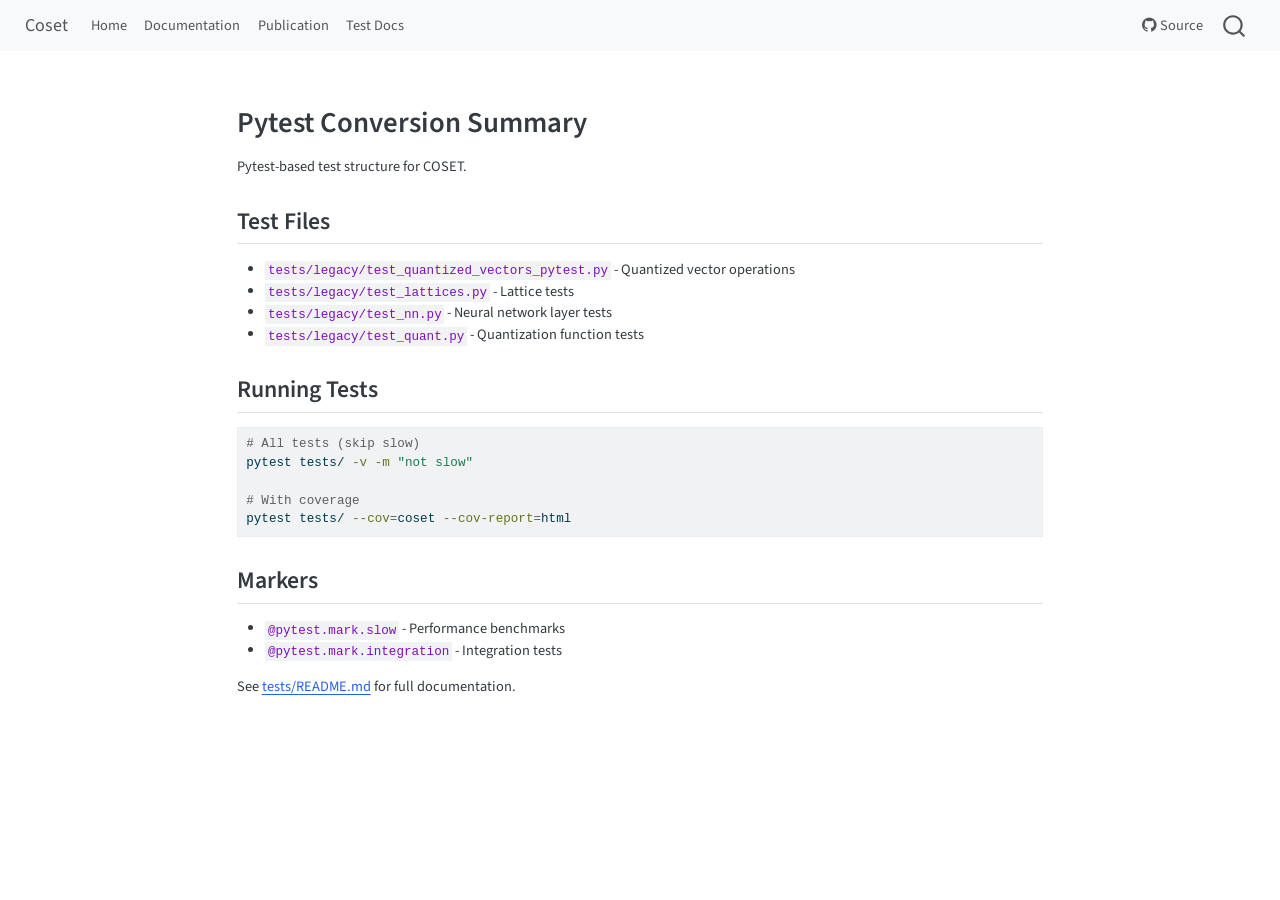
<file: test-summaries/PYTEST_CONVERSION_SUMMARY.html>
<!DOCTYPE html>
<html xmlns="http://www.w3.org/1999/xhtml" lang="en" xml:lang="en"><head>

<meta charset="utf-8">
<meta name="generator" content="quarto-1.8.27">

<meta name="viewport" content="width=device-width, initial-scale=1.0, user-scalable=yes">


<title>pytest_conversion_summary – Coset</title>
<style>
code{white-space: pre-wrap;}
span.smallcaps{font-variant: small-caps;}
div.columns{display: flex; gap: min(4vw, 1.5em);}
div.column{flex: auto; overflow-x: auto;}
div.hanging-indent{margin-left: 1.5em; text-indent: -1.5em;}
ul.task-list{list-style: none;}
ul.task-list li input[type="checkbox"] {
  width: 0.8em;
  margin: 0 0.8em 0.2em -1em; /* quarto-specific, see https://github.com/quarto-dev/quarto-cli/issues/4556 */ 
  vertical-align: middle;
}
/* CSS for syntax highlighting */
html { -webkit-text-size-adjust: 100%; }
pre > code.sourceCode { white-space: pre; position: relative; }
pre > code.sourceCode > span { display: inline-block; line-height: 1.25; }
pre > code.sourceCode > span:empty { height: 1.2em; }
.sourceCode { overflow: visible; }
code.sourceCode > span { color: inherit; text-decoration: inherit; }
div.sourceCode { margin: 1em 0; }
pre.sourceCode { margin: 0; }
@media screen {
div.sourceCode { overflow: auto; }
}
@media print {
pre > code.sourceCode { white-space: pre-wrap; }
pre > code.sourceCode > span { text-indent: -5em; padding-left: 5em; }
}
pre.numberSource code
  { counter-reset: source-line 0; }
pre.numberSource code > span
  { position: relative; left: -4em; counter-increment: source-line; }
pre.numberSource code > span > a:first-child::before
  { content: counter(source-line);
    position: relative; left: -1em; text-align: right; vertical-align: baseline;
    border: none; display: inline-block;
    -webkit-touch-callout: none; -webkit-user-select: none;
    -khtml-user-select: none; -moz-user-select: none;
    -ms-user-select: none; user-select: none;
    padding: 0 4px; width: 4em;
  }
pre.numberSource { margin-left: 3em;  padding-left: 4px; }
div.sourceCode
  {   }
@media screen {
pre > code.sourceCode > span > a:first-child::before { text-decoration: underline; }
}
</style>


<script src="../site_libs/quarto-nav/quarto-nav.js"></script>
<script src="../site_libs/quarto-nav/headroom.min.js"></script>
<script src="../site_libs/clipboard/clipboard.min.js"></script>
<script src="../site_libs/quarto-search/autocomplete.umd.js"></script>
<script src="../site_libs/quarto-search/fuse.min.js"></script>
<script src="../site_libs/quarto-search/quarto-search.js"></script>
<meta name="quarto:offset" content="../">
<script src="../site_libs/quarto-html/quarto.js" type="module"></script>
<script src="../site_libs/quarto-html/tabsets/tabsets.js" type="module"></script>
<script src="../site_libs/quarto-html/axe/axe-check.js" type="module"></script>
<script src="../site_libs/quarto-html/popper.min.js"></script>
<script src="../site_libs/quarto-html/tippy.umd.min.js"></script>
<script src="../site_libs/quarto-html/anchor.min.js"></script>
<link href="../site_libs/quarto-html/tippy.css" rel="stylesheet">
<link href="../site_libs/quarto-html/quarto-syntax-highlighting-ed96de9b727972fe78a7b5d16c58bf87.css" rel="stylesheet" id="quarto-text-highlighting-styles">
<script src="../site_libs/bootstrap/bootstrap.min.js"></script>
<link href="../site_libs/bootstrap/bootstrap-icons.css" rel="stylesheet">
<link href="../site_libs/bootstrap/bootstrap-668b6619701ddbf89f064247ba7537e3.min.css" rel="stylesheet" append-hash="true" id="quarto-bootstrap" data-mode="light">
<script id="quarto-search-options" type="application/json">{
  "location": "navbar",
  "copy-button": false,
  "collapse-after": 3,
  "panel-placement": "end",
  "type": "overlay",
  "limit": 50,
  "keyboard-shortcut": [
    "f",
    "/",
    "s"
  ],
  "show-item-context": false,
  "language": {
    "search-no-results-text": "No results",
    "search-matching-documents-text": "matching documents",
    "search-copy-link-title": "Copy link to search",
    "search-hide-matches-text": "Hide additional matches",
    "search-more-match-text": "more match in this document",
    "search-more-matches-text": "more matches in this document",
    "search-clear-button-title": "Clear",
    "search-text-placeholder": "",
    "search-detached-cancel-button-title": "Cancel",
    "search-submit-button-title": "Submit",
    "search-label": "Search"
  }
}</script>


</head>

<body class="nav-fixed fullcontent quarto-light">

<div id="quarto-search-results"></div>
  <header id="quarto-header" class="headroom fixed-top">
    <nav class="navbar navbar-expand-lg " data-bs-theme="dark">
      <div class="navbar-container container-fluid">
      <div class="navbar-brand-container mx-auto">
    <a class="navbar-brand" href="../index.html">
    <span class="navbar-title">Coset</span>
    </a>
  </div>
            <div id="quarto-search" class="" title="Search"></div>
          <button class="navbar-toggler" type="button" data-bs-toggle="collapse" data-bs-target="#navbarCollapse" aria-controls="navbarCollapse" role="menu" aria-expanded="false" aria-label="Toggle navigation" onclick="if (window.quartoToggleHeadroom) { window.quartoToggleHeadroom(); }">
  <span class="navbar-toggler-icon"></span>
</button>
          <div class="collapse navbar-collapse" id="navbarCollapse">
            <ul class="navbar-nav navbar-nav-scroll me-auto">
  <li class="nav-item">
    <a class="nav-link" href="../index.html"> 
<span class="menu-text">Home</span></a>
  </li>  
  <li class="nav-item">
    <a class="nav-link" href="../project.html"> 
<span class="menu-text">Documentation</span></a>
  </li>  
  <li class="nav-item">
    <a class="nav-link" href="../paper.html"> 
<span class="menu-text">Publication</span></a>
  </li>  
  <li class="nav-item">
    <a class="nav-link" href="../test-summaries/README.html"> 
<span class="menu-text">Test Docs</span></a>
  </li>  
</ul>
            <ul class="navbar-nav navbar-nav-scroll ms-auto">
  <li class="nav-item">
    <a class="nav-link" href="https://github.com/coset/coset"> <i class="bi bi-github" role="img">
</i> 
<span class="menu-text">Source</span></a>
  </li>  
</ul>
          </div> <!-- /navcollapse -->
            <div class="quarto-navbar-tools">
</div>
      </div> <!-- /container-fluid -->
    </nav>
</header>
<!-- content -->
<div id="quarto-content" class="quarto-container page-columns page-rows-contents page-layout-article page-navbar">
<!-- sidebar -->
<!-- margin-sidebar -->
    
<!-- main -->
<main class="content" id="quarto-document-content"><header id="title-block-header" class="quarto-title-block"></header>




<section id="pytest-conversion-summary" class="level1">
<h1>Pytest Conversion Summary</h1>
<p>Pytest-based test structure for COSET.</p>
<section id="test-files" class="level2">
<h2 class="anchored" data-anchor-id="test-files">Test Files</h2>
<ul>
<li><code>tests/legacy/test_quantized_vectors_pytest.py</code> - Quantized vector operations</li>
<li><code>tests/legacy/test_lattices.py</code> - Lattice tests</li>
<li><code>tests/legacy/test_nn.py</code> - Neural network layer tests</li>
<li><code>tests/legacy/test_quant.py</code> - Quantization function tests</li>
</ul>
</section>
<section id="running-tests" class="level2">
<h2 class="anchored" data-anchor-id="running-tests">Running Tests</h2>
<div class="code-copy-outer-scaffold"><div class="sourceCode" id="cb1"><pre class="sourceCode bash code-with-copy"><code class="sourceCode bash"><span id="cb1-1"><a href="#cb1-1" aria-hidden="true" tabindex="-1"></a><span class="co"># All tests (skip slow)</span></span>
<span id="cb1-2"><a href="#cb1-2" aria-hidden="true" tabindex="-1"></a><span class="ex">pytest</span> tests/ <span class="at">-v</span> <span class="at">-m</span> <span class="st">"not slow"</span></span>
<span id="cb1-3"><a href="#cb1-3" aria-hidden="true" tabindex="-1"></a></span>
<span id="cb1-4"><a href="#cb1-4" aria-hidden="true" tabindex="-1"></a><span class="co"># With coverage</span></span>
<span id="cb1-5"><a href="#cb1-5" aria-hidden="true" tabindex="-1"></a><span class="ex">pytest</span> tests/ <span class="at">--cov</span><span class="op">=</span>coset <span class="at">--cov-report</span><span class="op">=</span>html</span></code></pre></div><button title="Copy to Clipboard" class="code-copy-button"><i class="bi"></i></button></div>
</section>
<section id="markers" class="level2">
<h2 class="anchored" data-anchor-id="markers">Markers</h2>
<ul>
<li><code>@pytest.mark.slow</code> - Performance benchmarks</li>
<li><code>@pytest.mark.integration</code> - Integration tests</li>
</ul>
<p>See <a href="../tests/README.md">tests/README.md</a> for full documentation.</p>


</section>
</section>

</main> <!-- /main -->
<script id="quarto-html-after-body" type="application/javascript">
  window.document.addEventListener("DOMContentLoaded", function (event) {
    const icon = "";
    const anchorJS = new window.AnchorJS();
    anchorJS.options = {
      placement: 'right',
      icon: icon
    };
    anchorJS.add('.anchored');
    const isCodeAnnotation = (el) => {
      for (const clz of el.classList) {
        if (clz.startsWith('code-annotation-')) {                     
          return true;
        }
      }
      return false;
    }
    const onCopySuccess = function(e) {
      // button target
      const button = e.trigger;
      // don't keep focus
      button.blur();
      // flash "checked"
      button.classList.add('code-copy-button-checked');
      var currentTitle = button.getAttribute("title");
      button.setAttribute("title", "Copied!");
      let tooltip;
      if (window.bootstrap) {
        button.setAttribute("data-bs-toggle", "tooltip");
        button.setAttribute("data-bs-placement", "left");
        button.setAttribute("data-bs-title", "Copied!");
        tooltip = new bootstrap.Tooltip(button, 
          { trigger: "manual", 
            customClass: "code-copy-button-tooltip",
            offset: [0, -8]});
        tooltip.show();    
      }
      setTimeout(function() {
        if (tooltip) {
          tooltip.hide();
          button.removeAttribute("data-bs-title");
          button.removeAttribute("data-bs-toggle");
          button.removeAttribute("data-bs-placement");
        }
        button.setAttribute("title", currentTitle);
        button.classList.remove('code-copy-button-checked');
      }, 1000);
      // clear code selection
      e.clearSelection();
    }
    const getTextToCopy = function(trigger) {
      const outerScaffold = trigger.parentElement.cloneNode(true);
      const codeEl = outerScaffold.querySelector('code');
      for (const childEl of codeEl.children) {
        if (isCodeAnnotation(childEl)) {
          childEl.remove();
        }
      }
      return codeEl.innerText;
    }
    const clipboard = new window.ClipboardJS('.code-copy-button:not([data-in-quarto-modal])', {
      text: getTextToCopy
    });
    clipboard.on('success', onCopySuccess);
    if (window.document.getElementById('quarto-embedded-source-code-modal')) {
      const clipboardModal = new window.ClipboardJS('.code-copy-button[data-in-quarto-modal]', {
        text: getTextToCopy,
        container: window.document.getElementById('quarto-embedded-source-code-modal')
      });
      clipboardModal.on('success', onCopySuccess);
    }
      var localhostRegex = new RegExp(/^(?:http|https):\/\/localhost\:?[0-9]*\//);
      var mailtoRegex = new RegExp(/^mailto:/);
        var filterRegex = new RegExp("https:\/\/mlsquare\.github\.io\/coset\/");
      var isInternal = (href) => {
          return filterRegex.test(href) || localhostRegex.test(href) || mailtoRegex.test(href);
      }
      // Inspect non-navigation links and adorn them if external
     var links = window.document.querySelectorAll('a[href]:not(.nav-link):not(.navbar-brand):not(.toc-action):not(.sidebar-link):not(.sidebar-item-toggle):not(.pagination-link):not(.no-external):not([aria-hidden]):not(.dropdown-item):not(.quarto-navigation-tool):not(.about-link)');
      for (var i=0; i<links.length; i++) {
        const link = links[i];
        if (!isInternal(link.href)) {
          // undo the damage that might have been done by quarto-nav.js in the case of
          // links that we want to consider external
          if (link.dataset.originalHref !== undefined) {
            link.href = link.dataset.originalHref;
          }
        }
      }
    function tippyHover(el, contentFn, onTriggerFn, onUntriggerFn) {
      const config = {
        allowHTML: true,
        maxWidth: 500,
        delay: 100,
        arrow: false,
        appendTo: function(el) {
            return el.parentElement;
        },
        interactive: true,
        interactiveBorder: 10,
        theme: 'quarto',
        placement: 'bottom-start',
      };
      if (contentFn) {
        config.content = contentFn;
      }
      if (onTriggerFn) {
        config.onTrigger = onTriggerFn;
      }
      if (onUntriggerFn) {
        config.onUntrigger = onUntriggerFn;
      }
      window.tippy(el, config); 
    }
    const noterefs = window.document.querySelectorAll('a[role="doc-noteref"]');
    for (var i=0; i<noterefs.length; i++) {
      const ref = noterefs[i];
      tippyHover(ref, function() {
        // use id or data attribute instead here
        let href = ref.getAttribute('data-footnote-href') || ref.getAttribute('href');
        try { href = new URL(href).hash; } catch {}
        const id = href.replace(/^#\/?/, "");
        const note = window.document.getElementById(id);
        if (note) {
          return note.innerHTML;
        } else {
          return "";
        }
      });
    }
    const xrefs = window.document.querySelectorAll('a.quarto-xref');
    const processXRef = (id, note) => {
      // Strip column container classes
      const stripColumnClz = (el) => {
        el.classList.remove("page-full", "page-columns");
        if (el.children) {
          for (const child of el.children) {
            stripColumnClz(child);
          }
        }
      }
      stripColumnClz(note)
      if (id === null || id.startsWith('sec-')) {
        // Special case sections, only their first couple elements
        const container = document.createElement("div");
        if (note.children && note.children.length > 2) {
          container.appendChild(note.children[0].cloneNode(true));
          for (let i = 1; i < note.children.length; i++) {
            const child = note.children[i];
            if (child.tagName === "P" && child.innerText === "") {
              continue;
            } else {
              container.appendChild(child.cloneNode(true));
              break;
            }
          }
          if (window.Quarto?.typesetMath) {
            window.Quarto.typesetMath(container);
          }
          return container.innerHTML
        } else {
          if (window.Quarto?.typesetMath) {
            window.Quarto.typesetMath(note);
          }
          return note.innerHTML;
        }
      } else {
        // Remove any anchor links if they are present
        const anchorLink = note.querySelector('a.anchorjs-link');
        if (anchorLink) {
          anchorLink.remove();
        }
        if (window.Quarto?.typesetMath) {
          window.Quarto.typesetMath(note);
        }
        if (note.classList.contains("callout")) {
          return note.outerHTML;
        } else {
          return note.innerHTML;
        }
      }
    }
    for (var i=0; i<xrefs.length; i++) {
      const xref = xrefs[i];
      tippyHover(xref, undefined, function(instance) {
        instance.disable();
        let url = xref.getAttribute('href');
        let hash = undefined; 
        if (url.startsWith('#')) {
          hash = url;
        } else {
          try { hash = new URL(url).hash; } catch {}
        }
        if (hash) {
          const id = hash.replace(/^#\/?/, "");
          const note = window.document.getElementById(id);
          if (note !== null) {
            try {
              const html = processXRef(id, note.cloneNode(true));
              instance.setContent(html);
            } finally {
              instance.enable();
              instance.show();
            }
          } else {
            // See if we can fetch this
            fetch(url.split('#')[0])
            .then(res => res.text())
            .then(html => {
              const parser = new DOMParser();
              const htmlDoc = parser.parseFromString(html, "text/html");
              const note = htmlDoc.getElementById(id);
              if (note !== null) {
                const html = processXRef(id, note);
                instance.setContent(html);
              } 
            }).finally(() => {
              instance.enable();
              instance.show();
            });
          }
        } else {
          // See if we can fetch a full url (with no hash to target)
          // This is a special case and we should probably do some content thinning / targeting
          fetch(url)
          .then(res => res.text())
          .then(html => {
            const parser = new DOMParser();
            const htmlDoc = parser.parseFromString(html, "text/html");
            const note = htmlDoc.querySelector('main.content');
            if (note !== null) {
              // This should only happen for chapter cross references
              // (since there is no id in the URL)
              // remove the first header
              if (note.children.length > 0 && note.children[0].tagName === "HEADER") {
                note.children[0].remove();
              }
              const html = processXRef(null, note);
              instance.setContent(html);
            } 
          }).finally(() => {
            instance.enable();
            instance.show();
          });
        }
      }, function(instance) {
      });
    }
        let selectedAnnoteEl;
        const selectorForAnnotation = ( cell, annotation) => {
          let cellAttr = 'data-code-cell="' + cell + '"';
          let lineAttr = 'data-code-annotation="' +  annotation + '"';
          const selector = 'span[' + cellAttr + '][' + lineAttr + ']';
          return selector;
        }
        const selectCodeLines = (annoteEl) => {
          const doc = window.document;
          const targetCell = annoteEl.getAttribute("data-target-cell");
          const targetAnnotation = annoteEl.getAttribute("data-target-annotation");
          const annoteSpan = window.document.querySelector(selectorForAnnotation(targetCell, targetAnnotation));
          const lines = annoteSpan.getAttribute("data-code-lines").split(",");
          const lineIds = lines.map((line) => {
            return targetCell + "-" + line;
          })
          let top = null;
          let height = null;
          let parent = null;
          if (lineIds.length > 0) {
              //compute the position of the single el (top and bottom and make a div)
              const el = window.document.getElementById(lineIds[0]);
              top = el.offsetTop;
              height = el.offsetHeight;
              parent = el.parentElement.parentElement;
            if (lineIds.length > 1) {
              const lastEl = window.document.getElementById(lineIds[lineIds.length - 1]);
              const bottom = lastEl.offsetTop + lastEl.offsetHeight;
              height = bottom - top;
            }
            if (top !== null && height !== null && parent !== null) {
              // cook up a div (if necessary) and position it 
              let div = window.document.getElementById("code-annotation-line-highlight");
              if (div === null) {
                div = window.document.createElement("div");
                div.setAttribute("id", "code-annotation-line-highlight");
                div.style.position = 'absolute';
                parent.appendChild(div);
              }
              div.style.top = top - 2 + "px";
              div.style.height = height + 4 + "px";
              div.style.left = 0;
              let gutterDiv = window.document.getElementById("code-annotation-line-highlight-gutter");
              if (gutterDiv === null) {
                gutterDiv = window.document.createElement("div");
                gutterDiv.setAttribute("id", "code-annotation-line-highlight-gutter");
                gutterDiv.style.position = 'absolute';
                const codeCell = window.document.getElementById(targetCell);
                const gutter = codeCell.querySelector('.code-annotation-gutter');
                gutter.appendChild(gutterDiv);
              }
              gutterDiv.style.top = top - 2 + "px";
              gutterDiv.style.height = height + 4 + "px";
            }
            selectedAnnoteEl = annoteEl;
          }
        };
        const unselectCodeLines = () => {
          const elementsIds = ["code-annotation-line-highlight", "code-annotation-line-highlight-gutter"];
          elementsIds.forEach((elId) => {
            const div = window.document.getElementById(elId);
            if (div) {
              div.remove();
            }
          });
          selectedAnnoteEl = undefined;
        };
          // Handle positioning of the toggle
      window.addEventListener(
        "resize",
        throttle(() => {
          elRect = undefined;
          if (selectedAnnoteEl) {
            selectCodeLines(selectedAnnoteEl);
          }
        }, 10)
      );
      function throttle(fn, ms) {
      let throttle = false;
      let timer;
        return (...args) => {
          if(!throttle) { // first call gets through
              fn.apply(this, args);
              throttle = true;
          } else { // all the others get throttled
              if(timer) clearTimeout(timer); // cancel #2
              timer = setTimeout(() => {
                fn.apply(this, args);
                timer = throttle = false;
              }, ms);
          }
        };
      }
        // Attach click handler to the DT
        const annoteDls = window.document.querySelectorAll('dt[data-target-cell]');
        for (const annoteDlNode of annoteDls) {
          annoteDlNode.addEventListener('click', (event) => {
            const clickedEl = event.target;
            if (clickedEl !== selectedAnnoteEl) {
              unselectCodeLines();
              const activeEl = window.document.querySelector('dt[data-target-cell].code-annotation-active');
              if (activeEl) {
                activeEl.classList.remove('code-annotation-active');
              }
              selectCodeLines(clickedEl);
              clickedEl.classList.add('code-annotation-active');
            } else {
              // Unselect the line
              unselectCodeLines();
              clickedEl.classList.remove('code-annotation-active');
            }
          });
        }
    const findCites = (el) => {
      const parentEl = el.parentElement;
      if (parentEl) {
        const cites = parentEl.dataset.cites;
        if (cites) {
          return {
            el,
            cites: cites.split(' ')
          };
        } else {
          return findCites(el.parentElement)
        }
      } else {
        return undefined;
      }
    };
    var bibliorefs = window.document.querySelectorAll('a[role="doc-biblioref"]');
    for (var i=0; i<bibliorefs.length; i++) {
      const ref = bibliorefs[i];
      const citeInfo = findCites(ref);
      if (citeInfo) {
        tippyHover(citeInfo.el, function() {
          var popup = window.document.createElement('div');
          citeInfo.cites.forEach(function(cite) {
            var citeDiv = window.document.createElement('div');
            citeDiv.classList.add('hanging-indent');
            citeDiv.classList.add('csl-entry');
            var biblioDiv = window.document.getElementById('ref-' + cite);
            if (biblioDiv) {
              citeDiv.innerHTML = biblioDiv.innerHTML;
            }
            popup.appendChild(citeDiv);
          });
          return popup.innerHTML;
        });
      }
    }
  });
  </script>
</div> <!-- /content -->




</body></html>
</file>
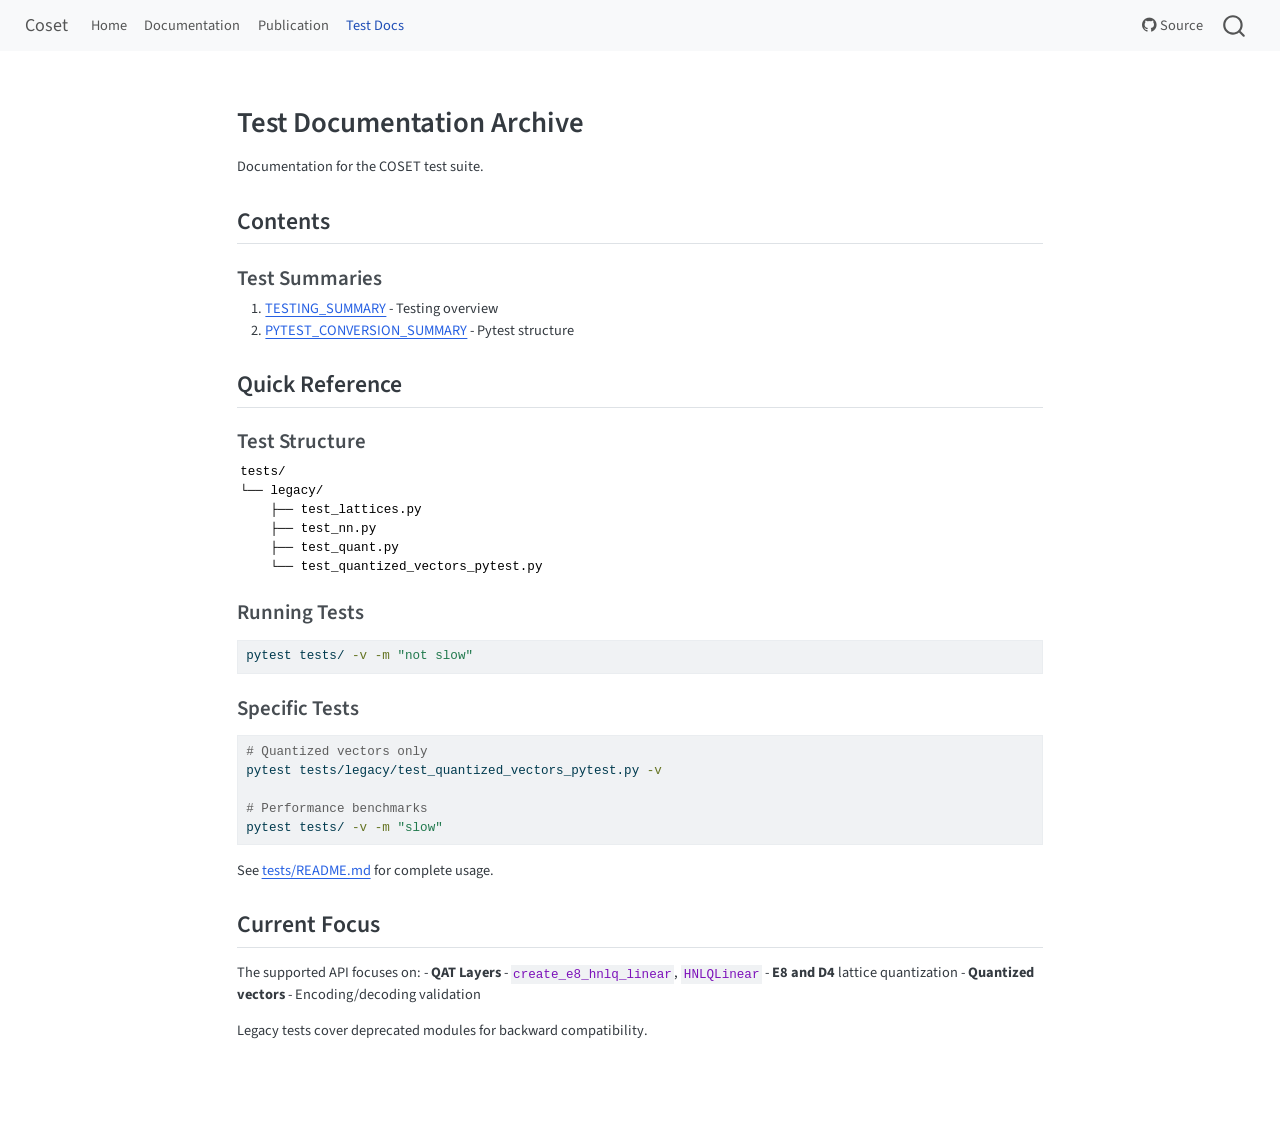
<file: test-summaries/README.html>
<!DOCTYPE html>
<html xmlns="http://www.w3.org/1999/xhtml" lang="en" xml:lang="en"><head>

<meta charset="utf-8">
<meta name="generator" content="quarto-1.8.27">

<meta name="viewport" content="width=device-width, initial-scale=1.0, user-scalable=yes">


<title>readme – Coset</title>
<style>
code{white-space: pre-wrap;}
span.smallcaps{font-variant: small-caps;}
div.columns{display: flex; gap: min(4vw, 1.5em);}
div.column{flex: auto; overflow-x: auto;}
div.hanging-indent{margin-left: 1.5em; text-indent: -1.5em;}
ul.task-list{list-style: none;}
ul.task-list li input[type="checkbox"] {
  width: 0.8em;
  margin: 0 0.8em 0.2em -1em; /* quarto-specific, see https://github.com/quarto-dev/quarto-cli/issues/4556 */ 
  vertical-align: middle;
}
/* CSS for syntax highlighting */
html { -webkit-text-size-adjust: 100%; }
pre > code.sourceCode { white-space: pre; position: relative; }
pre > code.sourceCode > span { display: inline-block; line-height: 1.25; }
pre > code.sourceCode > span:empty { height: 1.2em; }
.sourceCode { overflow: visible; }
code.sourceCode > span { color: inherit; text-decoration: inherit; }
div.sourceCode { margin: 1em 0; }
pre.sourceCode { margin: 0; }
@media screen {
div.sourceCode { overflow: auto; }
}
@media print {
pre > code.sourceCode { white-space: pre-wrap; }
pre > code.sourceCode > span { text-indent: -5em; padding-left: 5em; }
}
pre.numberSource code
  { counter-reset: source-line 0; }
pre.numberSource code > span
  { position: relative; left: -4em; counter-increment: source-line; }
pre.numberSource code > span > a:first-child::before
  { content: counter(source-line);
    position: relative; left: -1em; text-align: right; vertical-align: baseline;
    border: none; display: inline-block;
    -webkit-touch-callout: none; -webkit-user-select: none;
    -khtml-user-select: none; -moz-user-select: none;
    -ms-user-select: none; user-select: none;
    padding: 0 4px; width: 4em;
  }
pre.numberSource { margin-left: 3em;  padding-left: 4px; }
div.sourceCode
  {   }
@media screen {
pre > code.sourceCode > span > a:first-child::before { text-decoration: underline; }
}
</style>


<script src="../site_libs/quarto-nav/quarto-nav.js"></script>
<script src="../site_libs/quarto-nav/headroom.min.js"></script>
<script src="../site_libs/clipboard/clipboard.min.js"></script>
<script src="../site_libs/quarto-search/autocomplete.umd.js"></script>
<script src="../site_libs/quarto-search/fuse.min.js"></script>
<script src="../site_libs/quarto-search/quarto-search.js"></script>
<meta name="quarto:offset" content="../">
<script src="../site_libs/quarto-html/quarto.js" type="module"></script>
<script src="../site_libs/quarto-html/tabsets/tabsets.js" type="module"></script>
<script src="../site_libs/quarto-html/axe/axe-check.js" type="module"></script>
<script src="../site_libs/quarto-html/popper.min.js"></script>
<script src="../site_libs/quarto-html/tippy.umd.min.js"></script>
<script src="../site_libs/quarto-html/anchor.min.js"></script>
<link href="../site_libs/quarto-html/tippy.css" rel="stylesheet">
<link href="../site_libs/quarto-html/quarto-syntax-highlighting-ed96de9b727972fe78a7b5d16c58bf87.css" rel="stylesheet" id="quarto-text-highlighting-styles">
<script src="../site_libs/bootstrap/bootstrap.min.js"></script>
<link href="../site_libs/bootstrap/bootstrap-icons.css" rel="stylesheet">
<link href="../site_libs/bootstrap/bootstrap-668b6619701ddbf89f064247ba7537e3.min.css" rel="stylesheet" append-hash="true" id="quarto-bootstrap" data-mode="light">
<script id="quarto-search-options" type="application/json">{
  "location": "navbar",
  "copy-button": false,
  "collapse-after": 3,
  "panel-placement": "end",
  "type": "overlay",
  "limit": 50,
  "keyboard-shortcut": [
    "f",
    "/",
    "s"
  ],
  "show-item-context": false,
  "language": {
    "search-no-results-text": "No results",
    "search-matching-documents-text": "matching documents",
    "search-copy-link-title": "Copy link to search",
    "search-hide-matches-text": "Hide additional matches",
    "search-more-match-text": "more match in this document",
    "search-more-matches-text": "more matches in this document",
    "search-clear-button-title": "Clear",
    "search-text-placeholder": "",
    "search-detached-cancel-button-title": "Cancel",
    "search-submit-button-title": "Submit",
    "search-label": "Search"
  }
}</script>


</head>

<body class="nav-fixed fullcontent quarto-light">

<div id="quarto-search-results"></div>
  <header id="quarto-header" class="headroom fixed-top">
    <nav class="navbar navbar-expand-lg " data-bs-theme="dark">
      <div class="navbar-container container-fluid">
      <div class="navbar-brand-container mx-auto">
    <a class="navbar-brand" href="../index.html">
    <span class="navbar-title">Coset</span>
    </a>
  </div>
            <div id="quarto-search" class="" title="Search"></div>
          <button class="navbar-toggler" type="button" data-bs-toggle="collapse" data-bs-target="#navbarCollapse" aria-controls="navbarCollapse" role="menu" aria-expanded="false" aria-label="Toggle navigation" onclick="if (window.quartoToggleHeadroom) { window.quartoToggleHeadroom(); }">
  <span class="navbar-toggler-icon"></span>
</button>
          <div class="collapse navbar-collapse" id="navbarCollapse">
            <ul class="navbar-nav navbar-nav-scroll me-auto">
  <li class="nav-item">
    <a class="nav-link" href="../index.html"> 
<span class="menu-text">Home</span></a>
  </li>  
  <li class="nav-item">
    <a class="nav-link" href="../project.html"> 
<span class="menu-text">Documentation</span></a>
  </li>  
  <li class="nav-item">
    <a class="nav-link" href="../paper.html"> 
<span class="menu-text">Publication</span></a>
  </li>  
  <li class="nav-item">
    <a class="nav-link active" href="../test-summaries/README.html" aria-current="page"> 
<span class="menu-text">Test Docs</span></a>
  </li>  
</ul>
            <ul class="navbar-nav navbar-nav-scroll ms-auto">
  <li class="nav-item">
    <a class="nav-link" href="https://github.com/coset/coset"> <i class="bi bi-github" role="img">
</i> 
<span class="menu-text">Source</span></a>
  </li>  
</ul>
          </div> <!-- /navcollapse -->
            <div class="quarto-navbar-tools">
</div>
      </div> <!-- /container-fluid -->
    </nav>
</header>
<!-- content -->
<div id="quarto-content" class="quarto-container page-columns page-rows-contents page-layout-article page-navbar">
<!-- sidebar -->
<!-- margin-sidebar -->
    
<!-- main -->
<main class="content" id="quarto-document-content"><header id="title-block-header" class="quarto-title-block"></header>




<section id="test-documentation-archive" class="level1">
<h1>Test Documentation Archive</h1>
<p>Documentation for the COSET test suite.</p>
<section id="contents" class="level2">
<h2 class="anchored" data-anchor-id="contents">Contents</h2>
<section id="test-summaries" class="level3">
<h3 class="anchored" data-anchor-id="test-summaries">Test Summaries</h3>
<ol type="1">
<li><strong><a href="TESTING_SUMMARY.html">TESTING_SUMMARY</a></strong> - Testing overview</li>
<li><strong><a href="PYTEST_CONVERSION_SUMMARY.html">PYTEST_CONVERSION_SUMMARY</a></strong> - Pytest structure</li>
</ol>
</section>
</section>
<section id="quick-reference" class="level2">
<h2 class="anchored" data-anchor-id="quick-reference">Quick Reference</h2>
<section id="test-structure" class="level3">
<h3 class="anchored" data-anchor-id="test-structure">Test Structure</h3>
<pre><code>tests/
└── legacy/
    ├── test_lattices.py
    ├── test_nn.py
    ├── test_quant.py
    └── test_quantized_vectors_pytest.py</code></pre>
</section>
<section id="running-tests" class="level3">
<h3 class="anchored" data-anchor-id="running-tests">Running Tests</h3>
<div class="code-copy-outer-scaffold"><div class="sourceCode" id="cb2"><pre class="sourceCode bash code-with-copy"><code class="sourceCode bash"><span id="cb2-1"><a href="#cb2-1" aria-hidden="true" tabindex="-1"></a><span class="ex">pytest</span> tests/ <span class="at">-v</span> <span class="at">-m</span> <span class="st">"not slow"</span></span></code></pre></div><button title="Copy to Clipboard" class="code-copy-button"><i class="bi"></i></button></div>
</section>
<section id="specific-tests" class="level3">
<h3 class="anchored" data-anchor-id="specific-tests">Specific Tests</h3>
<div class="code-copy-outer-scaffold"><div class="sourceCode" id="cb3"><pre class="sourceCode bash code-with-copy"><code class="sourceCode bash"><span id="cb3-1"><a href="#cb3-1" aria-hidden="true" tabindex="-1"></a><span class="co"># Quantized vectors only</span></span>
<span id="cb3-2"><a href="#cb3-2" aria-hidden="true" tabindex="-1"></a><span class="ex">pytest</span> tests/legacy/test_quantized_vectors_pytest.py <span class="at">-v</span></span>
<span id="cb3-3"><a href="#cb3-3" aria-hidden="true" tabindex="-1"></a></span>
<span id="cb3-4"><a href="#cb3-4" aria-hidden="true" tabindex="-1"></a><span class="co"># Performance benchmarks</span></span>
<span id="cb3-5"><a href="#cb3-5" aria-hidden="true" tabindex="-1"></a><span class="ex">pytest</span> tests/ <span class="at">-v</span> <span class="at">-m</span> <span class="st">"slow"</span></span></code></pre></div><button title="Copy to Clipboard" class="code-copy-button"><i class="bi"></i></button></div>
<p>See <a href="../tests/README.md">tests/README.md</a> for complete usage.</p>
</section>
</section>
<section id="current-focus" class="level2">
<h2 class="anchored" data-anchor-id="current-focus">Current Focus</h2>
<p>The supported API focuses on: - <strong>QAT Layers</strong> - <code>create_e8_hnlq_linear</code>, <code>HNLQLinear</code> - <strong>E8 and D4</strong> lattice quantization - <strong>Quantized vectors</strong> - Encoding/decoding validation</p>
<p>Legacy tests cover deprecated modules for backward compatibility.</p>


</section>
</section>

</main> <!-- /main -->
<script id="quarto-html-after-body" type="application/javascript">
  window.document.addEventListener("DOMContentLoaded", function (event) {
    const icon = "";
    const anchorJS = new window.AnchorJS();
    anchorJS.options = {
      placement: 'right',
      icon: icon
    };
    anchorJS.add('.anchored');
    const isCodeAnnotation = (el) => {
      for (const clz of el.classList) {
        if (clz.startsWith('code-annotation-')) {                     
          return true;
        }
      }
      return false;
    }
    const onCopySuccess = function(e) {
      // button target
      const button = e.trigger;
      // don't keep focus
      button.blur();
      // flash "checked"
      button.classList.add('code-copy-button-checked');
      var currentTitle = button.getAttribute("title");
      button.setAttribute("title", "Copied!");
      let tooltip;
      if (window.bootstrap) {
        button.setAttribute("data-bs-toggle", "tooltip");
        button.setAttribute("data-bs-placement", "left");
        button.setAttribute("data-bs-title", "Copied!");
        tooltip = new bootstrap.Tooltip(button, 
          { trigger: "manual", 
            customClass: "code-copy-button-tooltip",
            offset: [0, -8]});
        tooltip.show();    
      }
      setTimeout(function() {
        if (tooltip) {
          tooltip.hide();
          button.removeAttribute("data-bs-title");
          button.removeAttribute("data-bs-toggle");
          button.removeAttribute("data-bs-placement");
        }
        button.setAttribute("title", currentTitle);
        button.classList.remove('code-copy-button-checked');
      }, 1000);
      // clear code selection
      e.clearSelection();
    }
    const getTextToCopy = function(trigger) {
      const outerScaffold = trigger.parentElement.cloneNode(true);
      const codeEl = outerScaffold.querySelector('code');
      for (const childEl of codeEl.children) {
        if (isCodeAnnotation(childEl)) {
          childEl.remove();
        }
      }
      return codeEl.innerText;
    }
    const clipboard = new window.ClipboardJS('.code-copy-button:not([data-in-quarto-modal])', {
      text: getTextToCopy
    });
    clipboard.on('success', onCopySuccess);
    if (window.document.getElementById('quarto-embedded-source-code-modal')) {
      const clipboardModal = new window.ClipboardJS('.code-copy-button[data-in-quarto-modal]', {
        text: getTextToCopy,
        container: window.document.getElementById('quarto-embedded-source-code-modal')
      });
      clipboardModal.on('success', onCopySuccess);
    }
      var localhostRegex = new RegExp(/^(?:http|https):\/\/localhost\:?[0-9]*\//);
      var mailtoRegex = new RegExp(/^mailto:/);
        var filterRegex = new RegExp("https:\/\/mlsquare\.github\.io\/coset\/");
      var isInternal = (href) => {
          return filterRegex.test(href) || localhostRegex.test(href) || mailtoRegex.test(href);
      }
      // Inspect non-navigation links and adorn them if external
     var links = window.document.querySelectorAll('a[href]:not(.nav-link):not(.navbar-brand):not(.toc-action):not(.sidebar-link):not(.sidebar-item-toggle):not(.pagination-link):not(.no-external):not([aria-hidden]):not(.dropdown-item):not(.quarto-navigation-tool):not(.about-link)');
      for (var i=0; i<links.length; i++) {
        const link = links[i];
        if (!isInternal(link.href)) {
          // undo the damage that might have been done by quarto-nav.js in the case of
          // links that we want to consider external
          if (link.dataset.originalHref !== undefined) {
            link.href = link.dataset.originalHref;
          }
        }
      }
    function tippyHover(el, contentFn, onTriggerFn, onUntriggerFn) {
      const config = {
        allowHTML: true,
        maxWidth: 500,
        delay: 100,
        arrow: false,
        appendTo: function(el) {
            return el.parentElement;
        },
        interactive: true,
        interactiveBorder: 10,
        theme: 'quarto',
        placement: 'bottom-start',
      };
      if (contentFn) {
        config.content = contentFn;
      }
      if (onTriggerFn) {
        config.onTrigger = onTriggerFn;
      }
      if (onUntriggerFn) {
        config.onUntrigger = onUntriggerFn;
      }
      window.tippy(el, config); 
    }
    const noterefs = window.document.querySelectorAll('a[role="doc-noteref"]');
    for (var i=0; i<noterefs.length; i++) {
      const ref = noterefs[i];
      tippyHover(ref, function() {
        // use id or data attribute instead here
        let href = ref.getAttribute('data-footnote-href') || ref.getAttribute('href');
        try { href = new URL(href).hash; } catch {}
        const id = href.replace(/^#\/?/, "");
        const note = window.document.getElementById(id);
        if (note) {
          return note.innerHTML;
        } else {
          return "";
        }
      });
    }
    const xrefs = window.document.querySelectorAll('a.quarto-xref');
    const processXRef = (id, note) => {
      // Strip column container classes
      const stripColumnClz = (el) => {
        el.classList.remove("page-full", "page-columns");
        if (el.children) {
          for (const child of el.children) {
            stripColumnClz(child);
          }
        }
      }
      stripColumnClz(note)
      if (id === null || id.startsWith('sec-')) {
        // Special case sections, only their first couple elements
        const container = document.createElement("div");
        if (note.children && note.children.length > 2) {
          container.appendChild(note.children[0].cloneNode(true));
          for (let i = 1; i < note.children.length; i++) {
            const child = note.children[i];
            if (child.tagName === "P" && child.innerText === "") {
              continue;
            } else {
              container.appendChild(child.cloneNode(true));
              break;
            }
          }
          if (window.Quarto?.typesetMath) {
            window.Quarto.typesetMath(container);
          }
          return container.innerHTML
        } else {
          if (window.Quarto?.typesetMath) {
            window.Quarto.typesetMath(note);
          }
          return note.innerHTML;
        }
      } else {
        // Remove any anchor links if they are present
        const anchorLink = note.querySelector('a.anchorjs-link');
        if (anchorLink) {
          anchorLink.remove();
        }
        if (window.Quarto?.typesetMath) {
          window.Quarto.typesetMath(note);
        }
        if (note.classList.contains("callout")) {
          return note.outerHTML;
        } else {
          return note.innerHTML;
        }
      }
    }
    for (var i=0; i<xrefs.length; i++) {
      const xref = xrefs[i];
      tippyHover(xref, undefined, function(instance) {
        instance.disable();
        let url = xref.getAttribute('href');
        let hash = undefined; 
        if (url.startsWith('#')) {
          hash = url;
        } else {
          try { hash = new URL(url).hash; } catch {}
        }
        if (hash) {
          const id = hash.replace(/^#\/?/, "");
          const note = window.document.getElementById(id);
          if (note !== null) {
            try {
              const html = processXRef(id, note.cloneNode(true));
              instance.setContent(html);
            } finally {
              instance.enable();
              instance.show();
            }
          } else {
            // See if we can fetch this
            fetch(url.split('#')[0])
            .then(res => res.text())
            .then(html => {
              const parser = new DOMParser();
              const htmlDoc = parser.parseFromString(html, "text/html");
              const note = htmlDoc.getElementById(id);
              if (note !== null) {
                const html = processXRef(id, note);
                instance.setContent(html);
              } 
            }).finally(() => {
              instance.enable();
              instance.show();
            });
          }
        } else {
          // See if we can fetch a full url (with no hash to target)
          // This is a special case and we should probably do some content thinning / targeting
          fetch(url)
          .then(res => res.text())
          .then(html => {
            const parser = new DOMParser();
            const htmlDoc = parser.parseFromString(html, "text/html");
            const note = htmlDoc.querySelector('main.content');
            if (note !== null) {
              // This should only happen for chapter cross references
              // (since there is no id in the URL)
              // remove the first header
              if (note.children.length > 0 && note.children[0].tagName === "HEADER") {
                note.children[0].remove();
              }
              const html = processXRef(null, note);
              instance.setContent(html);
            } 
          }).finally(() => {
            instance.enable();
            instance.show();
          });
        }
      }, function(instance) {
      });
    }
        let selectedAnnoteEl;
        const selectorForAnnotation = ( cell, annotation) => {
          let cellAttr = 'data-code-cell="' + cell + '"';
          let lineAttr = 'data-code-annotation="' +  annotation + '"';
          const selector = 'span[' + cellAttr + '][' + lineAttr + ']';
          return selector;
        }
        const selectCodeLines = (annoteEl) => {
          const doc = window.document;
          const targetCell = annoteEl.getAttribute("data-target-cell");
          const targetAnnotation = annoteEl.getAttribute("data-target-annotation");
          const annoteSpan = window.document.querySelector(selectorForAnnotation(targetCell, targetAnnotation));
          const lines = annoteSpan.getAttribute("data-code-lines").split(",");
          const lineIds = lines.map((line) => {
            return targetCell + "-" + line;
          })
          let top = null;
          let height = null;
          let parent = null;
          if (lineIds.length > 0) {
              //compute the position of the single el (top and bottom and make a div)
              const el = window.document.getElementById(lineIds[0]);
              top = el.offsetTop;
              height = el.offsetHeight;
              parent = el.parentElement.parentElement;
            if (lineIds.length > 1) {
              const lastEl = window.document.getElementById(lineIds[lineIds.length - 1]);
              const bottom = lastEl.offsetTop + lastEl.offsetHeight;
              height = bottom - top;
            }
            if (top !== null && height !== null && parent !== null) {
              // cook up a div (if necessary) and position it 
              let div = window.document.getElementById("code-annotation-line-highlight");
              if (div === null) {
                div = window.document.createElement("div");
                div.setAttribute("id", "code-annotation-line-highlight");
                div.style.position = 'absolute';
                parent.appendChild(div);
              }
              div.style.top = top - 2 + "px";
              div.style.height = height + 4 + "px";
              div.style.left = 0;
              let gutterDiv = window.document.getElementById("code-annotation-line-highlight-gutter");
              if (gutterDiv === null) {
                gutterDiv = window.document.createElement("div");
                gutterDiv.setAttribute("id", "code-annotation-line-highlight-gutter");
                gutterDiv.style.position = 'absolute';
                const codeCell = window.document.getElementById(targetCell);
                const gutter = codeCell.querySelector('.code-annotation-gutter');
                gutter.appendChild(gutterDiv);
              }
              gutterDiv.style.top = top - 2 + "px";
              gutterDiv.style.height = height + 4 + "px";
            }
            selectedAnnoteEl = annoteEl;
          }
        };
        const unselectCodeLines = () => {
          const elementsIds = ["code-annotation-line-highlight", "code-annotation-line-highlight-gutter"];
          elementsIds.forEach((elId) => {
            const div = window.document.getElementById(elId);
            if (div) {
              div.remove();
            }
          });
          selectedAnnoteEl = undefined;
        };
          // Handle positioning of the toggle
      window.addEventListener(
        "resize",
        throttle(() => {
          elRect = undefined;
          if (selectedAnnoteEl) {
            selectCodeLines(selectedAnnoteEl);
          }
        }, 10)
      );
      function throttle(fn, ms) {
      let throttle = false;
      let timer;
        return (...args) => {
          if(!throttle) { // first call gets through
              fn.apply(this, args);
              throttle = true;
          } else { // all the others get throttled
              if(timer) clearTimeout(timer); // cancel #2
              timer = setTimeout(() => {
                fn.apply(this, args);
                timer = throttle = false;
              }, ms);
          }
        };
      }
        // Attach click handler to the DT
        const annoteDls = window.document.querySelectorAll('dt[data-target-cell]');
        for (const annoteDlNode of annoteDls) {
          annoteDlNode.addEventListener('click', (event) => {
            const clickedEl = event.target;
            if (clickedEl !== selectedAnnoteEl) {
              unselectCodeLines();
              const activeEl = window.document.querySelector('dt[data-target-cell].code-annotation-active');
              if (activeEl) {
                activeEl.classList.remove('code-annotation-active');
              }
              selectCodeLines(clickedEl);
              clickedEl.classList.add('code-annotation-active');
            } else {
              // Unselect the line
              unselectCodeLines();
              clickedEl.classList.remove('code-annotation-active');
            }
          });
        }
    const findCites = (el) => {
      const parentEl = el.parentElement;
      if (parentEl) {
        const cites = parentEl.dataset.cites;
        if (cites) {
          return {
            el,
            cites: cites.split(' ')
          };
        } else {
          return findCites(el.parentElement)
        }
      } else {
        return undefined;
      }
    };
    var bibliorefs = window.document.querySelectorAll('a[role="doc-biblioref"]');
    for (var i=0; i<bibliorefs.length; i++) {
      const ref = bibliorefs[i];
      const citeInfo = findCites(ref);
      if (citeInfo) {
        tippyHover(citeInfo.el, function() {
          var popup = window.document.createElement('div');
          citeInfo.cites.forEach(function(cite) {
            var citeDiv = window.document.createElement('div');
            citeDiv.classList.add('hanging-indent');
            citeDiv.classList.add('csl-entry');
            var biblioDiv = window.document.getElementById('ref-' + cite);
            if (biblioDiv) {
              citeDiv.innerHTML = biblioDiv.innerHTML;
            }
            popup.appendChild(citeDiv);
          });
          return popup.innerHTML;
        });
      }
    }
  });
  </script>
</div> <!-- /content -->




</body></html>
</file>
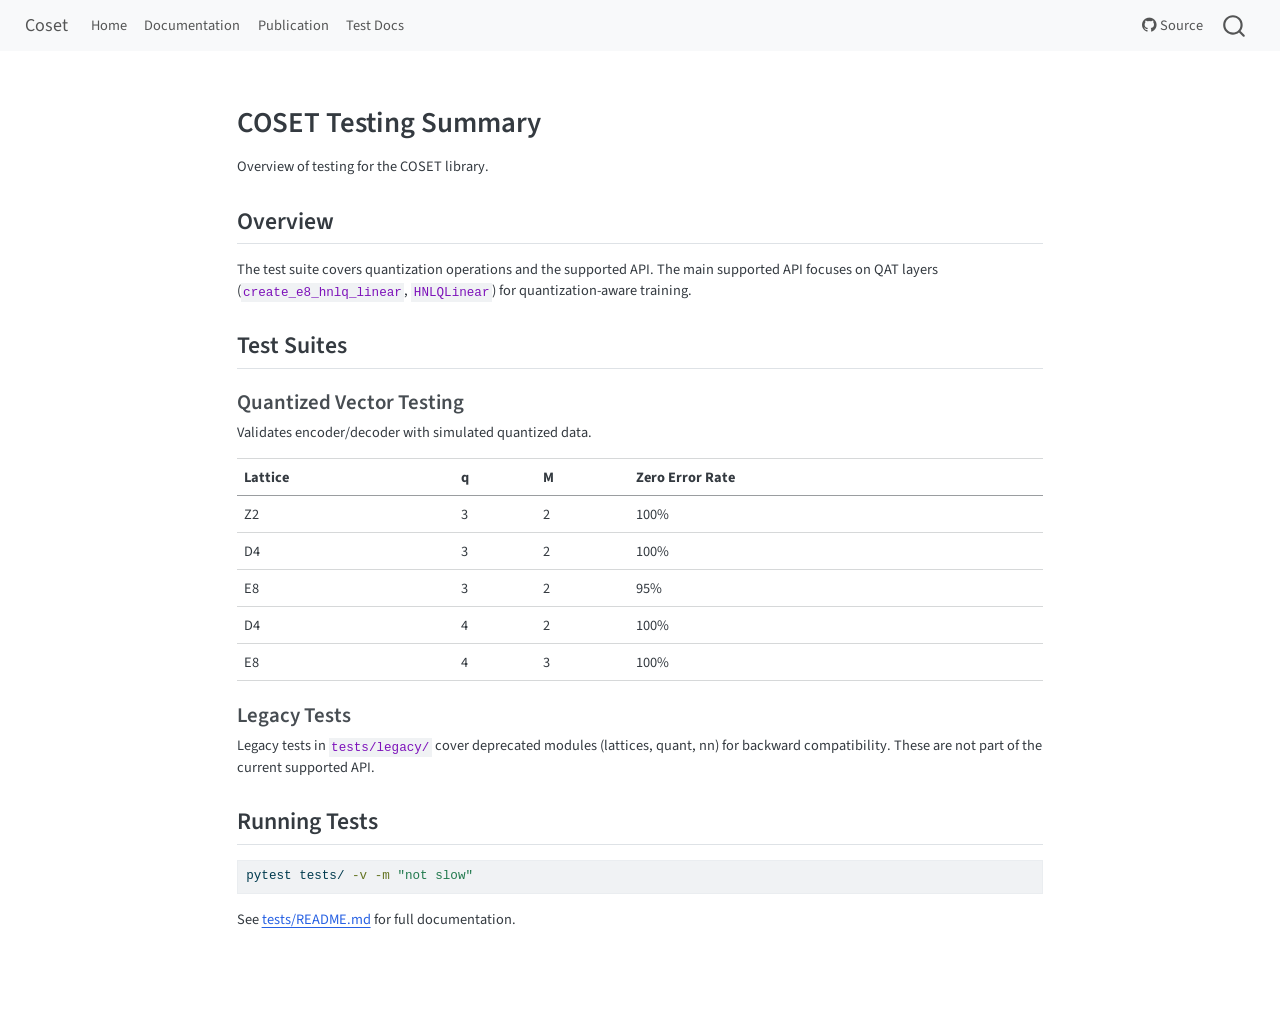
<file: test-summaries/TESTING_SUMMARY.html>
<!DOCTYPE html>
<html xmlns="http://www.w3.org/1999/xhtml" lang="en" xml:lang="en"><head>

<meta charset="utf-8">
<meta name="generator" content="quarto-1.8.27">

<meta name="viewport" content="width=device-width, initial-scale=1.0, user-scalable=yes">


<title>testing_summary – Coset</title>
<style>
code{white-space: pre-wrap;}
span.smallcaps{font-variant: small-caps;}
div.columns{display: flex; gap: min(4vw, 1.5em);}
div.column{flex: auto; overflow-x: auto;}
div.hanging-indent{margin-left: 1.5em; text-indent: -1.5em;}
ul.task-list{list-style: none;}
ul.task-list li input[type="checkbox"] {
  width: 0.8em;
  margin: 0 0.8em 0.2em -1em; /* quarto-specific, see https://github.com/quarto-dev/quarto-cli/issues/4556 */ 
  vertical-align: middle;
}
/* CSS for syntax highlighting */
html { -webkit-text-size-adjust: 100%; }
pre > code.sourceCode { white-space: pre; position: relative; }
pre > code.sourceCode > span { display: inline-block; line-height: 1.25; }
pre > code.sourceCode > span:empty { height: 1.2em; }
.sourceCode { overflow: visible; }
code.sourceCode > span { color: inherit; text-decoration: inherit; }
div.sourceCode { margin: 1em 0; }
pre.sourceCode { margin: 0; }
@media screen {
div.sourceCode { overflow: auto; }
}
@media print {
pre > code.sourceCode { white-space: pre-wrap; }
pre > code.sourceCode > span { text-indent: -5em; padding-left: 5em; }
}
pre.numberSource code
  { counter-reset: source-line 0; }
pre.numberSource code > span
  { position: relative; left: -4em; counter-increment: source-line; }
pre.numberSource code > span > a:first-child::before
  { content: counter(source-line);
    position: relative; left: -1em; text-align: right; vertical-align: baseline;
    border: none; display: inline-block;
    -webkit-touch-callout: none; -webkit-user-select: none;
    -khtml-user-select: none; -moz-user-select: none;
    -ms-user-select: none; user-select: none;
    padding: 0 4px; width: 4em;
  }
pre.numberSource { margin-left: 3em;  padding-left: 4px; }
div.sourceCode
  {   }
@media screen {
pre > code.sourceCode > span > a:first-child::before { text-decoration: underline; }
}
</style>


<script src="../site_libs/quarto-nav/quarto-nav.js"></script>
<script src="../site_libs/quarto-nav/headroom.min.js"></script>
<script src="../site_libs/clipboard/clipboard.min.js"></script>
<script src="../site_libs/quarto-search/autocomplete.umd.js"></script>
<script src="../site_libs/quarto-search/fuse.min.js"></script>
<script src="../site_libs/quarto-search/quarto-search.js"></script>
<meta name="quarto:offset" content="../">
<script src="../site_libs/quarto-html/quarto.js" type="module"></script>
<script src="../site_libs/quarto-html/tabsets/tabsets.js" type="module"></script>
<script src="../site_libs/quarto-html/axe/axe-check.js" type="module"></script>
<script src="../site_libs/quarto-html/popper.min.js"></script>
<script src="../site_libs/quarto-html/tippy.umd.min.js"></script>
<script src="../site_libs/quarto-html/anchor.min.js"></script>
<link href="../site_libs/quarto-html/tippy.css" rel="stylesheet">
<link href="../site_libs/quarto-html/quarto-syntax-highlighting-ed96de9b727972fe78a7b5d16c58bf87.css" rel="stylesheet" id="quarto-text-highlighting-styles">
<script src="../site_libs/bootstrap/bootstrap.min.js"></script>
<link href="../site_libs/bootstrap/bootstrap-icons.css" rel="stylesheet">
<link href="../site_libs/bootstrap/bootstrap-668b6619701ddbf89f064247ba7537e3.min.css" rel="stylesheet" append-hash="true" id="quarto-bootstrap" data-mode="light">
<script id="quarto-search-options" type="application/json">{
  "location": "navbar",
  "copy-button": false,
  "collapse-after": 3,
  "panel-placement": "end",
  "type": "overlay",
  "limit": 50,
  "keyboard-shortcut": [
    "f",
    "/",
    "s"
  ],
  "show-item-context": false,
  "language": {
    "search-no-results-text": "No results",
    "search-matching-documents-text": "matching documents",
    "search-copy-link-title": "Copy link to search",
    "search-hide-matches-text": "Hide additional matches",
    "search-more-match-text": "more match in this document",
    "search-more-matches-text": "more matches in this document",
    "search-clear-button-title": "Clear",
    "search-text-placeholder": "",
    "search-detached-cancel-button-title": "Cancel",
    "search-submit-button-title": "Submit",
    "search-label": "Search"
  }
}</script>


</head>

<body class="nav-fixed fullcontent quarto-light">

<div id="quarto-search-results"></div>
  <header id="quarto-header" class="headroom fixed-top">
    <nav class="navbar navbar-expand-lg " data-bs-theme="dark">
      <div class="navbar-container container-fluid">
      <div class="navbar-brand-container mx-auto">
    <a class="navbar-brand" href="../index.html">
    <span class="navbar-title">Coset</span>
    </a>
  </div>
            <div id="quarto-search" class="" title="Search"></div>
          <button class="navbar-toggler" type="button" data-bs-toggle="collapse" data-bs-target="#navbarCollapse" aria-controls="navbarCollapse" role="menu" aria-expanded="false" aria-label="Toggle navigation" onclick="if (window.quartoToggleHeadroom) { window.quartoToggleHeadroom(); }">
  <span class="navbar-toggler-icon"></span>
</button>
          <div class="collapse navbar-collapse" id="navbarCollapse">
            <ul class="navbar-nav navbar-nav-scroll me-auto">
  <li class="nav-item">
    <a class="nav-link" href="../index.html"> 
<span class="menu-text">Home</span></a>
  </li>  
  <li class="nav-item">
    <a class="nav-link" href="../project.html"> 
<span class="menu-text">Documentation</span></a>
  </li>  
  <li class="nav-item">
    <a class="nav-link" href="../paper.html"> 
<span class="menu-text">Publication</span></a>
  </li>  
  <li class="nav-item">
    <a class="nav-link" href="../test-summaries/README.html"> 
<span class="menu-text">Test Docs</span></a>
  </li>  
</ul>
            <ul class="navbar-nav navbar-nav-scroll ms-auto">
  <li class="nav-item">
    <a class="nav-link" href="https://github.com/coset/coset"> <i class="bi bi-github" role="img">
</i> 
<span class="menu-text">Source</span></a>
  </li>  
</ul>
          </div> <!-- /navcollapse -->
            <div class="quarto-navbar-tools">
</div>
      </div> <!-- /container-fluid -->
    </nav>
</header>
<!-- content -->
<div id="quarto-content" class="quarto-container page-columns page-rows-contents page-layout-article page-navbar">
<!-- sidebar -->
<!-- margin-sidebar -->
    
<!-- main -->
<main class="content" id="quarto-document-content"><header id="title-block-header" class="quarto-title-block"></header>




<section id="coset-testing-summary" class="level1">
<h1>COSET Testing Summary</h1>
<p>Overview of testing for the COSET library.</p>
<section id="overview" class="level2">
<h2 class="anchored" data-anchor-id="overview">Overview</h2>
<p>The test suite covers quantization operations and the supported API. The main supported API focuses on QAT layers (<code>create_e8_hnlq_linear</code>, <code>HNLQLinear</code>) for quantization-aware training.</p>
</section>
<section id="test-suites" class="level2">
<h2 class="anchored" data-anchor-id="test-suites">Test Suites</h2>
<section id="quantized-vector-testing" class="level3">
<h3 class="anchored" data-anchor-id="quantized-vector-testing">Quantized Vector Testing</h3>
<p>Validates encoder/decoder with simulated quantized data.</p>
<table class="caption-top table">
<thead>
<tr class="header">
<th>Lattice</th>
<th>q</th>
<th>M</th>
<th>Zero Error Rate</th>
</tr>
</thead>
<tbody>
<tr class="odd">
<td>Z2</td>
<td>3</td>
<td>2</td>
<td>100%</td>
</tr>
<tr class="even">
<td>D4</td>
<td>3</td>
<td>2</td>
<td>100%</td>
</tr>
<tr class="odd">
<td>E8</td>
<td>3</td>
<td>2</td>
<td>95%</td>
</tr>
<tr class="even">
<td>D4</td>
<td>4</td>
<td>2</td>
<td>100%</td>
</tr>
<tr class="odd">
<td>E8</td>
<td>4</td>
<td>3</td>
<td>100%</td>
</tr>
</tbody>
</table>
</section>
<section id="legacy-tests" class="level3">
<h3 class="anchored" data-anchor-id="legacy-tests">Legacy Tests</h3>
<p>Legacy tests in <code>tests/legacy/</code> cover deprecated modules (lattices, quant, nn) for backward compatibility. These are not part of the current supported API.</p>
</section>
</section>
<section id="running-tests" class="level2">
<h2 class="anchored" data-anchor-id="running-tests">Running Tests</h2>
<div class="code-copy-outer-scaffold"><div class="sourceCode" id="cb1"><pre class="sourceCode bash code-with-copy"><code class="sourceCode bash"><span id="cb1-1"><a href="#cb1-1" aria-hidden="true" tabindex="-1"></a><span class="ex">pytest</span> tests/ <span class="at">-v</span> <span class="at">-m</span> <span class="st">"not slow"</span></span></code></pre></div><button title="Copy to Clipboard" class="code-copy-button"><i class="bi"></i></button></div>
<p>See <a href="../tests/README.md">tests/README.md</a> for full documentation.</p>


</section>
</section>

</main> <!-- /main -->
<script id="quarto-html-after-body" type="application/javascript">
  window.document.addEventListener("DOMContentLoaded", function (event) {
    const icon = "";
    const anchorJS = new window.AnchorJS();
    anchorJS.options = {
      placement: 'right',
      icon: icon
    };
    anchorJS.add('.anchored');
    const isCodeAnnotation = (el) => {
      for (const clz of el.classList) {
        if (clz.startsWith('code-annotation-')) {                     
          return true;
        }
      }
      return false;
    }
    const onCopySuccess = function(e) {
      // button target
      const button = e.trigger;
      // don't keep focus
      button.blur();
      // flash "checked"
      button.classList.add('code-copy-button-checked');
      var currentTitle = button.getAttribute("title");
      button.setAttribute("title", "Copied!");
      let tooltip;
      if (window.bootstrap) {
        button.setAttribute("data-bs-toggle", "tooltip");
        button.setAttribute("data-bs-placement", "left");
        button.setAttribute("data-bs-title", "Copied!");
        tooltip = new bootstrap.Tooltip(button, 
          { trigger: "manual", 
            customClass: "code-copy-button-tooltip",
            offset: [0, -8]});
        tooltip.show();    
      }
      setTimeout(function() {
        if (tooltip) {
          tooltip.hide();
          button.removeAttribute("data-bs-title");
          button.removeAttribute("data-bs-toggle");
          button.removeAttribute("data-bs-placement");
        }
        button.setAttribute("title", currentTitle);
        button.classList.remove('code-copy-button-checked');
      }, 1000);
      // clear code selection
      e.clearSelection();
    }
    const getTextToCopy = function(trigger) {
      const outerScaffold = trigger.parentElement.cloneNode(true);
      const codeEl = outerScaffold.querySelector('code');
      for (const childEl of codeEl.children) {
        if (isCodeAnnotation(childEl)) {
          childEl.remove();
        }
      }
      return codeEl.innerText;
    }
    const clipboard = new window.ClipboardJS('.code-copy-button:not([data-in-quarto-modal])', {
      text: getTextToCopy
    });
    clipboard.on('success', onCopySuccess);
    if (window.document.getElementById('quarto-embedded-source-code-modal')) {
      const clipboardModal = new window.ClipboardJS('.code-copy-button[data-in-quarto-modal]', {
        text: getTextToCopy,
        container: window.document.getElementById('quarto-embedded-source-code-modal')
      });
      clipboardModal.on('success', onCopySuccess);
    }
      var localhostRegex = new RegExp(/^(?:http|https):\/\/localhost\:?[0-9]*\//);
      var mailtoRegex = new RegExp(/^mailto:/);
        var filterRegex = new RegExp("https:\/\/mlsquare\.github\.io\/coset\/");
      var isInternal = (href) => {
          return filterRegex.test(href) || localhostRegex.test(href) || mailtoRegex.test(href);
      }
      // Inspect non-navigation links and adorn them if external
     var links = window.document.querySelectorAll('a[href]:not(.nav-link):not(.navbar-brand):not(.toc-action):not(.sidebar-link):not(.sidebar-item-toggle):not(.pagination-link):not(.no-external):not([aria-hidden]):not(.dropdown-item):not(.quarto-navigation-tool):not(.about-link)');
      for (var i=0; i<links.length; i++) {
        const link = links[i];
        if (!isInternal(link.href)) {
          // undo the damage that might have been done by quarto-nav.js in the case of
          // links that we want to consider external
          if (link.dataset.originalHref !== undefined) {
            link.href = link.dataset.originalHref;
          }
        }
      }
    function tippyHover(el, contentFn, onTriggerFn, onUntriggerFn) {
      const config = {
        allowHTML: true,
        maxWidth: 500,
        delay: 100,
        arrow: false,
        appendTo: function(el) {
            return el.parentElement;
        },
        interactive: true,
        interactiveBorder: 10,
        theme: 'quarto',
        placement: 'bottom-start',
      };
      if (contentFn) {
        config.content = contentFn;
      }
      if (onTriggerFn) {
        config.onTrigger = onTriggerFn;
      }
      if (onUntriggerFn) {
        config.onUntrigger = onUntriggerFn;
      }
      window.tippy(el, config); 
    }
    const noterefs = window.document.querySelectorAll('a[role="doc-noteref"]');
    for (var i=0; i<noterefs.length; i++) {
      const ref = noterefs[i];
      tippyHover(ref, function() {
        // use id or data attribute instead here
        let href = ref.getAttribute('data-footnote-href') || ref.getAttribute('href');
        try { href = new URL(href).hash; } catch {}
        const id = href.replace(/^#\/?/, "");
        const note = window.document.getElementById(id);
        if (note) {
          return note.innerHTML;
        } else {
          return "";
        }
      });
    }
    const xrefs = window.document.querySelectorAll('a.quarto-xref');
    const processXRef = (id, note) => {
      // Strip column container classes
      const stripColumnClz = (el) => {
        el.classList.remove("page-full", "page-columns");
        if (el.children) {
          for (const child of el.children) {
            stripColumnClz(child);
          }
        }
      }
      stripColumnClz(note)
      if (id === null || id.startsWith('sec-')) {
        // Special case sections, only their first couple elements
        const container = document.createElement("div");
        if (note.children && note.children.length > 2) {
          container.appendChild(note.children[0].cloneNode(true));
          for (let i = 1; i < note.children.length; i++) {
            const child = note.children[i];
            if (child.tagName === "P" && child.innerText === "") {
              continue;
            } else {
              container.appendChild(child.cloneNode(true));
              break;
            }
          }
          if (window.Quarto?.typesetMath) {
            window.Quarto.typesetMath(container);
          }
          return container.innerHTML
        } else {
          if (window.Quarto?.typesetMath) {
            window.Quarto.typesetMath(note);
          }
          return note.innerHTML;
        }
      } else {
        // Remove any anchor links if they are present
        const anchorLink = note.querySelector('a.anchorjs-link');
        if (anchorLink) {
          anchorLink.remove();
        }
        if (window.Quarto?.typesetMath) {
          window.Quarto.typesetMath(note);
        }
        if (note.classList.contains("callout")) {
          return note.outerHTML;
        } else {
          return note.innerHTML;
        }
      }
    }
    for (var i=0; i<xrefs.length; i++) {
      const xref = xrefs[i];
      tippyHover(xref, undefined, function(instance) {
        instance.disable();
        let url = xref.getAttribute('href');
        let hash = undefined; 
        if (url.startsWith('#')) {
          hash = url;
        } else {
          try { hash = new URL(url).hash; } catch {}
        }
        if (hash) {
          const id = hash.replace(/^#\/?/, "");
          const note = window.document.getElementById(id);
          if (note !== null) {
            try {
              const html = processXRef(id, note.cloneNode(true));
              instance.setContent(html);
            } finally {
              instance.enable();
              instance.show();
            }
          } else {
            // See if we can fetch this
            fetch(url.split('#')[0])
            .then(res => res.text())
            .then(html => {
              const parser = new DOMParser();
              const htmlDoc = parser.parseFromString(html, "text/html");
              const note = htmlDoc.getElementById(id);
              if (note !== null) {
                const html = processXRef(id, note);
                instance.setContent(html);
              } 
            }).finally(() => {
              instance.enable();
              instance.show();
            });
          }
        } else {
          // See if we can fetch a full url (with no hash to target)
          // This is a special case and we should probably do some content thinning / targeting
          fetch(url)
          .then(res => res.text())
          .then(html => {
            const parser = new DOMParser();
            const htmlDoc = parser.parseFromString(html, "text/html");
            const note = htmlDoc.querySelector('main.content');
            if (note !== null) {
              // This should only happen for chapter cross references
              // (since there is no id in the URL)
              // remove the first header
              if (note.children.length > 0 && note.children[0].tagName === "HEADER") {
                note.children[0].remove();
              }
              const html = processXRef(null, note);
              instance.setContent(html);
            } 
          }).finally(() => {
            instance.enable();
            instance.show();
          });
        }
      }, function(instance) {
      });
    }
        let selectedAnnoteEl;
        const selectorForAnnotation = ( cell, annotation) => {
          let cellAttr = 'data-code-cell="' + cell + '"';
          let lineAttr = 'data-code-annotation="' +  annotation + '"';
          const selector = 'span[' + cellAttr + '][' + lineAttr + ']';
          return selector;
        }
        const selectCodeLines = (annoteEl) => {
          const doc = window.document;
          const targetCell = annoteEl.getAttribute("data-target-cell");
          const targetAnnotation = annoteEl.getAttribute("data-target-annotation");
          const annoteSpan = window.document.querySelector(selectorForAnnotation(targetCell, targetAnnotation));
          const lines = annoteSpan.getAttribute("data-code-lines").split(",");
          const lineIds = lines.map((line) => {
            return targetCell + "-" + line;
          })
          let top = null;
          let height = null;
          let parent = null;
          if (lineIds.length > 0) {
              //compute the position of the single el (top and bottom and make a div)
              const el = window.document.getElementById(lineIds[0]);
              top = el.offsetTop;
              height = el.offsetHeight;
              parent = el.parentElement.parentElement;
            if (lineIds.length > 1) {
              const lastEl = window.document.getElementById(lineIds[lineIds.length - 1]);
              const bottom = lastEl.offsetTop + lastEl.offsetHeight;
              height = bottom - top;
            }
            if (top !== null && height !== null && parent !== null) {
              // cook up a div (if necessary) and position it 
              let div = window.document.getElementById("code-annotation-line-highlight");
              if (div === null) {
                div = window.document.createElement("div");
                div.setAttribute("id", "code-annotation-line-highlight");
                div.style.position = 'absolute';
                parent.appendChild(div);
              }
              div.style.top = top - 2 + "px";
              div.style.height = height + 4 + "px";
              div.style.left = 0;
              let gutterDiv = window.document.getElementById("code-annotation-line-highlight-gutter");
              if (gutterDiv === null) {
                gutterDiv = window.document.createElement("div");
                gutterDiv.setAttribute("id", "code-annotation-line-highlight-gutter");
                gutterDiv.style.position = 'absolute';
                const codeCell = window.document.getElementById(targetCell);
                const gutter = codeCell.querySelector('.code-annotation-gutter');
                gutter.appendChild(gutterDiv);
              }
              gutterDiv.style.top = top - 2 + "px";
              gutterDiv.style.height = height + 4 + "px";
            }
            selectedAnnoteEl = annoteEl;
          }
        };
        const unselectCodeLines = () => {
          const elementsIds = ["code-annotation-line-highlight", "code-annotation-line-highlight-gutter"];
          elementsIds.forEach((elId) => {
            const div = window.document.getElementById(elId);
            if (div) {
              div.remove();
            }
          });
          selectedAnnoteEl = undefined;
        };
          // Handle positioning of the toggle
      window.addEventListener(
        "resize",
        throttle(() => {
          elRect = undefined;
          if (selectedAnnoteEl) {
            selectCodeLines(selectedAnnoteEl);
          }
        }, 10)
      );
      function throttle(fn, ms) {
      let throttle = false;
      let timer;
        return (...args) => {
          if(!throttle) { // first call gets through
              fn.apply(this, args);
              throttle = true;
          } else { // all the others get throttled
              if(timer) clearTimeout(timer); // cancel #2
              timer = setTimeout(() => {
                fn.apply(this, args);
                timer = throttle = false;
              }, ms);
          }
        };
      }
        // Attach click handler to the DT
        const annoteDls = window.document.querySelectorAll('dt[data-target-cell]');
        for (const annoteDlNode of annoteDls) {
          annoteDlNode.addEventListener('click', (event) => {
            const clickedEl = event.target;
            if (clickedEl !== selectedAnnoteEl) {
              unselectCodeLines();
              const activeEl = window.document.querySelector('dt[data-target-cell].code-annotation-active');
              if (activeEl) {
                activeEl.classList.remove('code-annotation-active');
              }
              selectCodeLines(clickedEl);
              clickedEl.classList.add('code-annotation-active');
            } else {
              // Unselect the line
              unselectCodeLines();
              clickedEl.classList.remove('code-annotation-active');
            }
          });
        }
    const findCites = (el) => {
      const parentEl = el.parentElement;
      if (parentEl) {
        const cites = parentEl.dataset.cites;
        if (cites) {
          return {
            el,
            cites: cites.split(' ')
          };
        } else {
          return findCites(el.parentElement)
        }
      } else {
        return undefined;
      }
    };
    var bibliorefs = window.document.querySelectorAll('a[role="doc-biblioref"]');
    for (var i=0; i<bibliorefs.length; i++) {
      const ref = bibliorefs[i];
      const citeInfo = findCites(ref);
      if (citeInfo) {
        tippyHover(citeInfo.el, function() {
          var popup = window.document.createElement('div');
          citeInfo.cites.forEach(function(cite) {
            var citeDiv = window.document.createElement('div');
            citeDiv.classList.add('hanging-indent');
            citeDiv.classList.add('csl-entry');
            var biblioDiv = window.document.getElementById('ref-' + cite);
            if (biblioDiv) {
              citeDiv.innerHTML = biblioDiv.innerHTML;
            }
            popup.appendChild(citeDiv);
          });
          return popup.innerHTML;
        });
      }
    }
  });
  </script>
</div> <!-- /content -->




</body></html>
</file>
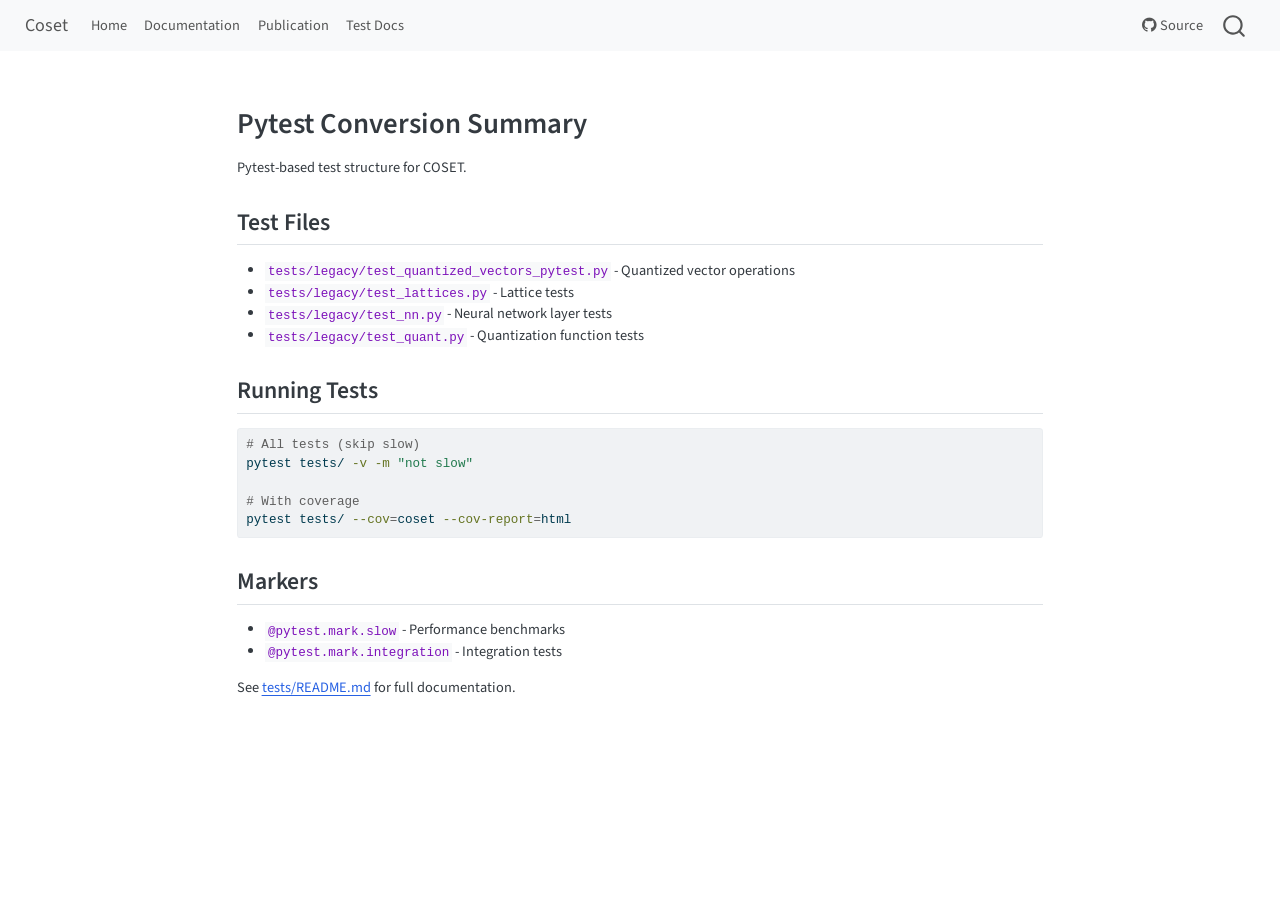
<file: docs/test-summaries/PYTEST_CONVERSION_SUMMARY.html>
<!DOCTYPE html>
<html xmlns="http://www.w3.org/1999/xhtml" lang="en" xml:lang="en"><head>

<meta charset="utf-8">
<meta name="generator" content="quarto-1.5.55">

<meta name="viewport" content="width=device-width, initial-scale=1.0, user-scalable=yes">


<title>pytest_conversion_summary – Coset</title>
<style>
code{white-space: pre-wrap;}
span.smallcaps{font-variant: small-caps;}
div.columns{display: flex; gap: min(4vw, 1.5em);}
div.column{flex: auto; overflow-x: auto;}
div.hanging-indent{margin-left: 1.5em; text-indent: -1.5em;}
ul.task-list{list-style: none;}
ul.task-list li input[type="checkbox"] {
  width: 0.8em;
  margin: 0 0.8em 0.2em -1em; /* quarto-specific, see https://github.com/quarto-dev/quarto-cli/issues/4556 */ 
  vertical-align: middle;
}
/* CSS for syntax highlighting */
pre > code.sourceCode { white-space: pre; position: relative; }
pre > code.sourceCode > span { line-height: 1.25; }
pre > code.sourceCode > span:empty { height: 1.2em; }
.sourceCode { overflow: visible; }
code.sourceCode > span { color: inherit; text-decoration: inherit; }
div.sourceCode { margin: 1em 0; }
pre.sourceCode { margin: 0; }
@media screen {
div.sourceCode { overflow: auto; }
}
@media print {
pre > code.sourceCode { white-space: pre-wrap; }
pre > code.sourceCode > span { display: inline-block; text-indent: -5em; padding-left: 5em; }
}
pre.numberSource code
  { counter-reset: source-line 0; }
pre.numberSource code > span
  { position: relative; left: -4em; counter-increment: source-line; }
pre.numberSource code > span > a:first-child::before
  { content: counter(source-line);
    position: relative; left: -1em; text-align: right; vertical-align: baseline;
    border: none; display: inline-block;
    -webkit-touch-callout: none; -webkit-user-select: none;
    -khtml-user-select: none; -moz-user-select: none;
    -ms-user-select: none; user-select: none;
    padding: 0 4px; width: 4em;
  }
pre.numberSource { margin-left: 3em;  padding-left: 4px; }
div.sourceCode
  {   }
@media screen {
pre > code.sourceCode > span > a:first-child::before { text-decoration: underline; }
}
</style>


<script src="../site_libs/quarto-nav/quarto-nav.js"></script>
<script src="../site_libs/quarto-nav/headroom.min.js"></script>
<script src="../site_libs/clipboard/clipboard.min.js"></script>
<script src="../site_libs/quarto-search/autocomplete.umd.js"></script>
<script src="../site_libs/quarto-search/fuse.min.js"></script>
<script src="../site_libs/quarto-search/quarto-search.js"></script>
<meta name="quarto:offset" content="../">
<script src="../site_libs/quarto-html/quarto.js"></script>
<script src="../site_libs/quarto-html/popper.min.js"></script>
<script src="../site_libs/quarto-html/tippy.umd.min.js"></script>
<script src="../site_libs/quarto-html/anchor.min.js"></script>
<link href="../site_libs/quarto-html/tippy.css" rel="stylesheet">
<link href="../site_libs/quarto-html/quarto-syntax-highlighting.css" rel="stylesheet" id="quarto-text-highlighting-styles">
<script src="../site_libs/bootstrap/bootstrap.min.js"></script>
<link href="../site_libs/bootstrap/bootstrap-icons.css" rel="stylesheet">
<link href="../site_libs/bootstrap/bootstrap.min.css" rel="stylesheet" id="quarto-bootstrap" data-mode="light">
<script id="quarto-search-options" type="application/json">{
  "location": "navbar",
  "copy-button": false,
  "collapse-after": 3,
  "panel-placement": "end",
  "type": "overlay",
  "limit": 50,
  "keyboard-shortcut": [
    "f",
    "/",
    "s"
  ],
  "show-item-context": false,
  "language": {
    "search-no-results-text": "No results",
    "search-matching-documents-text": "matching documents",
    "search-copy-link-title": "Copy link to search",
    "search-hide-matches-text": "Hide additional matches",
    "search-more-match-text": "more match in this document",
    "search-more-matches-text": "more matches in this document",
    "search-clear-button-title": "Clear",
    "search-text-placeholder": "",
    "search-detached-cancel-button-title": "Cancel",
    "search-submit-button-title": "Submit",
    "search-label": "Search"
  }
}</script>


</head>

<body class="nav-fixed fullcontent">

<div id="quarto-search-results"></div>
  <header id="quarto-header" class="headroom fixed-top">
    <nav class="navbar navbar-expand-lg " data-bs-theme="dark">
      <div class="navbar-container container-fluid">
      <div class="navbar-brand-container mx-auto">
    <a class="navbar-brand" href="../index.html">
    <span class="navbar-title">Coset</span>
    </a>
  </div>
            <div id="quarto-search" class="" title="Search"></div>
          <button class="navbar-toggler" type="button" data-bs-toggle="collapse" data-bs-target="#navbarCollapse" aria-controls="navbarCollapse" role="menu" aria-expanded="false" aria-label="Toggle navigation" onclick="if (window.quartoToggleHeadroom) { window.quartoToggleHeadroom(); }">
  <span class="navbar-toggler-icon"></span>
</button>
          <div class="collapse navbar-collapse" id="navbarCollapse">
            <ul class="navbar-nav navbar-nav-scroll me-auto">
  <li class="nav-item">
    <a class="nav-link" href="../index.html"> 
<span class="menu-text">Home</span></a>
  </li>  
  <li class="nav-item">
    <a class="nav-link" href="../project.html"> 
<span class="menu-text">Documentation</span></a>
  </li>  
  <li class="nav-item">
    <a class="nav-link" href="../paper.html"> 
<span class="menu-text">Publication</span></a>
  </li>  
  <li class="nav-item">
    <a class="nav-link" href="../test-summaries/README.html"> 
<span class="menu-text">Test Docs</span></a>
  </li>  
</ul>
            <ul class="navbar-nav navbar-nav-scroll ms-auto">
  <li class="nav-item">
    <a class="nav-link" href="https://github.com/coset/coset"> <i class="bi bi-github" role="img">
</i> 
<span class="menu-text">Source</span></a>
  </li>  
</ul>
          </div> <!-- /navcollapse -->
            <div class="quarto-navbar-tools">
</div>
      </div> <!-- /container-fluid -->
    </nav>
</header>
<!-- content -->
<div id="quarto-content" class="quarto-container page-columns page-rows-contents page-layout-article page-navbar">
<!-- sidebar -->
<!-- margin-sidebar -->
    
<!-- main -->
<main class="content" id="quarto-document-content">




<section id="pytest-conversion-summary" class="level1">
<h1>Pytest Conversion Summary</h1>
<p>Pytest-based test structure for COSET.</p>
<section id="test-files" class="level2">
<h2 class="anchored" data-anchor-id="test-files">Test Files</h2>
<ul>
<li><code>tests/legacy/test_quantized_vectors_pytest.py</code> - Quantized vector operations</li>
<li><code>tests/legacy/test_lattices.py</code> - Lattice tests</li>
<li><code>tests/legacy/test_nn.py</code> - Neural network layer tests</li>
<li><code>tests/legacy/test_quant.py</code> - Quantization function tests</li>
</ul>
</section>
<section id="running-tests" class="level2">
<h2 class="anchored" data-anchor-id="running-tests">Running Tests</h2>
<div class="sourceCode" id="cb1"><pre class="sourceCode bash code-with-copy"><code class="sourceCode bash"><span id="cb1-1"><a href="#cb1-1" aria-hidden="true" tabindex="-1"></a><span class="co"># All tests (skip slow)</span></span>
<span id="cb1-2"><a href="#cb1-2" aria-hidden="true" tabindex="-1"></a><span class="ex">pytest</span> tests/ <span class="at">-v</span> <span class="at">-m</span> <span class="st">"not slow"</span></span>
<span id="cb1-3"><a href="#cb1-3" aria-hidden="true" tabindex="-1"></a></span>
<span id="cb1-4"><a href="#cb1-4" aria-hidden="true" tabindex="-1"></a><span class="co"># With coverage</span></span>
<span id="cb1-5"><a href="#cb1-5" aria-hidden="true" tabindex="-1"></a><span class="ex">pytest</span> tests/ <span class="at">--cov</span><span class="op">=</span>coset <span class="at">--cov-report</span><span class="op">=</span>html</span></code><button title="Copy to Clipboard" class="code-copy-button"><i class="bi"></i></button></pre></div>
</section>
<section id="markers" class="level2">
<h2 class="anchored" data-anchor-id="markers">Markers</h2>
<ul>
<li><code>@pytest.mark.slow</code> - Performance benchmarks</li>
<li><code>@pytest.mark.integration</code> - Integration tests</li>
</ul>
<p>See <a href="../tests/README.md">tests/README.md</a> for full documentation.</p>


</section>
</section>

</main> <!-- /main -->
<script id="quarto-html-after-body" type="application/javascript">
window.document.addEventListener("DOMContentLoaded", function (event) {
  const toggleBodyColorMode = (bsSheetEl) => {
    const mode = bsSheetEl.getAttribute("data-mode");
    const bodyEl = window.document.querySelector("body");
    if (mode === "dark") {
      bodyEl.classList.add("quarto-dark");
      bodyEl.classList.remove("quarto-light");
    } else {
      bodyEl.classList.add("quarto-light");
      bodyEl.classList.remove("quarto-dark");
    }
  }
  const toggleBodyColorPrimary = () => {
    const bsSheetEl = window.document.querySelector("link#quarto-bootstrap");
    if (bsSheetEl) {
      toggleBodyColorMode(bsSheetEl);
    }
  }
  toggleBodyColorPrimary();  
  const icon = "";
  const anchorJS = new window.AnchorJS();
  anchorJS.options = {
    placement: 'right',
    icon: icon
  };
  anchorJS.add('.anchored');
  const isCodeAnnotation = (el) => {
    for (const clz of el.classList) {
      if (clz.startsWith('code-annotation-')) {                     
        return true;
      }
    }
    return false;
  }
  const onCopySuccess = function(e) {
    // button target
    const button = e.trigger;
    // don't keep focus
    button.blur();
    // flash "checked"
    button.classList.add('code-copy-button-checked');
    var currentTitle = button.getAttribute("title");
    button.setAttribute("title", "Copied!");
    let tooltip;
    if (window.bootstrap) {
      button.setAttribute("data-bs-toggle", "tooltip");
      button.setAttribute("data-bs-placement", "left");
      button.setAttribute("data-bs-title", "Copied!");
      tooltip = new bootstrap.Tooltip(button, 
        { trigger: "manual", 
          customClass: "code-copy-button-tooltip",
          offset: [0, -8]});
      tooltip.show();    
    }
    setTimeout(function() {
      if (tooltip) {
        tooltip.hide();
        button.removeAttribute("data-bs-title");
        button.removeAttribute("data-bs-toggle");
        button.removeAttribute("data-bs-placement");
      }
      button.setAttribute("title", currentTitle);
      button.classList.remove('code-copy-button-checked');
    }, 1000);
    // clear code selection
    e.clearSelection();
  }
  const getTextToCopy = function(trigger) {
      const codeEl = trigger.previousElementSibling.cloneNode(true);
      for (const childEl of codeEl.children) {
        if (isCodeAnnotation(childEl)) {
          childEl.remove();
        }
      }
      return codeEl.innerText;
  }
  const clipboard = new window.ClipboardJS('.code-copy-button:not([data-in-quarto-modal])', {
    text: getTextToCopy
  });
  clipboard.on('success', onCopySuccess);
  if (window.document.getElementById('quarto-embedded-source-code-modal')) {
    // For code content inside modals, clipBoardJS needs to be initialized with a container option
    // TODO: Check when it could be a function (https://github.com/zenorocha/clipboard.js/issues/860)
    const clipboardModal = new window.ClipboardJS('.code-copy-button[data-in-quarto-modal]', {
      text: getTextToCopy,
      container: window.document.getElementById('quarto-embedded-source-code-modal')
    });
    clipboardModal.on('success', onCopySuccess);
  }
    var localhostRegex = new RegExp(/^(?:http|https):\/\/localhost\:?[0-9]*\//);
    var mailtoRegex = new RegExp(/^mailto:/);
      var filterRegex = new RegExp("https:\/\/mlsquare\.github\.io\/coset\/");
    var isInternal = (href) => {
        return filterRegex.test(href) || localhostRegex.test(href) || mailtoRegex.test(href);
    }
    // Inspect non-navigation links and adorn them if external
 	var links = window.document.querySelectorAll('a[href]:not(.nav-link):not(.navbar-brand):not(.toc-action):not(.sidebar-link):not(.sidebar-item-toggle):not(.pagination-link):not(.no-external):not([aria-hidden]):not(.dropdown-item):not(.quarto-navigation-tool):not(.about-link)');
    for (var i=0; i<links.length; i++) {
      const link = links[i];
      if (!isInternal(link.href)) {
        // undo the damage that might have been done by quarto-nav.js in the case of
        // links that we want to consider external
        if (link.dataset.originalHref !== undefined) {
          link.href = link.dataset.originalHref;
        }
      }
    }
  function tippyHover(el, contentFn, onTriggerFn, onUntriggerFn) {
    const config = {
      allowHTML: true,
      maxWidth: 500,
      delay: 100,
      arrow: false,
      appendTo: function(el) {
          return el.parentElement;
      },
      interactive: true,
      interactiveBorder: 10,
      theme: 'quarto',
      placement: 'bottom-start',
    };
    if (contentFn) {
      config.content = contentFn;
    }
    if (onTriggerFn) {
      config.onTrigger = onTriggerFn;
    }
    if (onUntriggerFn) {
      config.onUntrigger = onUntriggerFn;
    }
    window.tippy(el, config); 
  }
  const noterefs = window.document.querySelectorAll('a[role="doc-noteref"]');
  for (var i=0; i<noterefs.length; i++) {
    const ref = noterefs[i];
    tippyHover(ref, function() {
      // use id or data attribute instead here
      let href = ref.getAttribute('data-footnote-href') || ref.getAttribute('href');
      try { href = new URL(href).hash; } catch {}
      const id = href.replace(/^#\/?/, "");
      const note = window.document.getElementById(id);
      if (note) {
        return note.innerHTML;
      } else {
        return "";
      }
    });
  }
  const xrefs = window.document.querySelectorAll('a.quarto-xref');
  const processXRef = (id, note) => {
    // Strip column container classes
    const stripColumnClz = (el) => {
      el.classList.remove("page-full", "page-columns");
      if (el.children) {
        for (const child of el.children) {
          stripColumnClz(child);
        }
      }
    }
    stripColumnClz(note)
    if (id === null || id.startsWith('sec-')) {
      // Special case sections, only their first couple elements
      const container = document.createElement("div");
      if (note.children && note.children.length > 2) {
        container.appendChild(note.children[0].cloneNode(true));
        for (let i = 1; i < note.children.length; i++) {
          const child = note.children[i];
          if (child.tagName === "P" && child.innerText === "") {
            continue;
          } else {
            container.appendChild(child.cloneNode(true));
            break;
          }
        }
        if (window.Quarto?.typesetMath) {
          window.Quarto.typesetMath(container);
        }
        return container.innerHTML
      } else {
        if (window.Quarto?.typesetMath) {
          window.Quarto.typesetMath(note);
        }
        return note.innerHTML;
      }
    } else {
      // Remove any anchor links if they are present
      const anchorLink = note.querySelector('a.anchorjs-link');
      if (anchorLink) {
        anchorLink.remove();
      }
      if (window.Quarto?.typesetMath) {
        window.Quarto.typesetMath(note);
      }
      // TODO in 1.5, we should make sure this works without a callout special case
      if (note.classList.contains("callout")) {
        return note.outerHTML;
      } else {
        return note.innerHTML;
      }
    }
  }
  for (var i=0; i<xrefs.length; i++) {
    const xref = xrefs[i];
    tippyHover(xref, undefined, function(instance) {
      instance.disable();
      let url = xref.getAttribute('href');
      let hash = undefined; 
      if (url.startsWith('#')) {
        hash = url;
      } else {
        try { hash = new URL(url).hash; } catch {}
      }
      if (hash) {
        const id = hash.replace(/^#\/?/, "");
        const note = window.document.getElementById(id);
        if (note !== null) {
          try {
            const html = processXRef(id, note.cloneNode(true));
            instance.setContent(html);
          } finally {
            instance.enable();
            instance.show();
          }
        } else {
          // See if we can fetch this
          fetch(url.split('#')[0])
          .then(res => res.text())
          .then(html => {
            const parser = new DOMParser();
            const htmlDoc = parser.parseFromString(html, "text/html");
            const note = htmlDoc.getElementById(id);
            if (note !== null) {
              const html = processXRef(id, note);
              instance.setContent(html);
            } 
          }).finally(() => {
            instance.enable();
            instance.show();
          });
        }
      } else {
        // See if we can fetch a full url (with no hash to target)
        // This is a special case and we should probably do some content thinning / targeting
        fetch(url)
        .then(res => res.text())
        .then(html => {
          const parser = new DOMParser();
          const htmlDoc = parser.parseFromString(html, "text/html");
          const note = htmlDoc.querySelector('main.content');
          if (note !== null) {
            // This should only happen for chapter cross references
            // (since there is no id in the URL)
            // remove the first header
            if (note.children.length > 0 && note.children[0].tagName === "HEADER") {
              note.children[0].remove();
            }
            const html = processXRef(null, note);
            instance.setContent(html);
          } 
        }).finally(() => {
          instance.enable();
          instance.show();
        });
      }
    }, function(instance) {
    });
  }
      let selectedAnnoteEl;
      const selectorForAnnotation = ( cell, annotation) => {
        let cellAttr = 'data-code-cell="' + cell + '"';
        let lineAttr = 'data-code-annotation="' +  annotation + '"';
        const selector = 'span[' + cellAttr + '][' + lineAttr + ']';
        return selector;
      }
      const selectCodeLines = (annoteEl) => {
        const doc = window.document;
        const targetCell = annoteEl.getAttribute("data-target-cell");
        const targetAnnotation = annoteEl.getAttribute("data-target-annotation");
        const annoteSpan = window.document.querySelector(selectorForAnnotation(targetCell, targetAnnotation));
        const lines = annoteSpan.getAttribute("data-code-lines").split(",");
        const lineIds = lines.map((line) => {
          return targetCell + "-" + line;
        })
        let top = null;
        let height = null;
        let parent = null;
        if (lineIds.length > 0) {
            //compute the position of the single el (top and bottom and make a div)
            const el = window.document.getElementById(lineIds[0]);
            top = el.offsetTop;
            height = el.offsetHeight;
            parent = el.parentElement.parentElement;
          if (lineIds.length > 1) {
            const lastEl = window.document.getElementById(lineIds[lineIds.length - 1]);
            const bottom = lastEl.offsetTop + lastEl.offsetHeight;
            height = bottom - top;
          }
          if (top !== null && height !== null && parent !== null) {
            // cook up a div (if necessary) and position it 
            let div = window.document.getElementById("code-annotation-line-highlight");
            if (div === null) {
              div = window.document.createElement("div");
              div.setAttribute("id", "code-annotation-line-highlight");
              div.style.position = 'absolute';
              parent.appendChild(div);
            }
            div.style.top = top - 2 + "px";
            div.style.height = height + 4 + "px";
            div.style.left = 0;
            let gutterDiv = window.document.getElementById("code-annotation-line-highlight-gutter");
            if (gutterDiv === null) {
              gutterDiv = window.document.createElement("div");
              gutterDiv.setAttribute("id", "code-annotation-line-highlight-gutter");
              gutterDiv.style.position = 'absolute';
              const codeCell = window.document.getElementById(targetCell);
              const gutter = codeCell.querySelector('.code-annotation-gutter');
              gutter.appendChild(gutterDiv);
            }
            gutterDiv.style.top = top - 2 + "px";
            gutterDiv.style.height = height + 4 + "px";
          }
          selectedAnnoteEl = annoteEl;
        }
      };
      const unselectCodeLines = () => {
        const elementsIds = ["code-annotation-line-highlight", "code-annotation-line-highlight-gutter"];
        elementsIds.forEach((elId) => {
          const div = window.document.getElementById(elId);
          if (div) {
            div.remove();
          }
        });
        selectedAnnoteEl = undefined;
      };
        // Handle positioning of the toggle
    window.addEventListener(
      "resize",
      throttle(() => {
        elRect = undefined;
        if (selectedAnnoteEl) {
          selectCodeLines(selectedAnnoteEl);
        }
      }, 10)
    );
    function throttle(fn, ms) {
    let throttle = false;
    let timer;
      return (...args) => {
        if(!throttle) { // first call gets through
            fn.apply(this, args);
            throttle = true;
        } else { // all the others get throttled
            if(timer) clearTimeout(timer); // cancel #2
            timer = setTimeout(() => {
              fn.apply(this, args);
              timer = throttle = false;
            }, ms);
        }
      };
    }
      // Attach click handler to the DT
      const annoteDls = window.document.querySelectorAll('dt[data-target-cell]');
      for (const annoteDlNode of annoteDls) {
        annoteDlNode.addEventListener('click', (event) => {
          const clickedEl = event.target;
          if (clickedEl !== selectedAnnoteEl) {
            unselectCodeLines();
            const activeEl = window.document.querySelector('dt[data-target-cell].code-annotation-active');
            if (activeEl) {
              activeEl.classList.remove('code-annotation-active');
            }
            selectCodeLines(clickedEl);
            clickedEl.classList.add('code-annotation-active');
          } else {
            // Unselect the line
            unselectCodeLines();
            clickedEl.classList.remove('code-annotation-active');
          }
        });
      }
  const findCites = (el) => {
    const parentEl = el.parentElement;
    if (parentEl) {
      const cites = parentEl.dataset.cites;
      if (cites) {
        return {
          el,
          cites: cites.split(' ')
        };
      } else {
        return findCites(el.parentElement)
      }
    } else {
      return undefined;
    }
  };
  var bibliorefs = window.document.querySelectorAll('a[role="doc-biblioref"]');
  for (var i=0; i<bibliorefs.length; i++) {
    const ref = bibliorefs[i];
    const citeInfo = findCites(ref);
    if (citeInfo) {
      tippyHover(citeInfo.el, function() {
        var popup = window.document.createElement('div');
        citeInfo.cites.forEach(function(cite) {
          var citeDiv = window.document.createElement('div');
          citeDiv.classList.add('hanging-indent');
          citeDiv.classList.add('csl-entry');
          var biblioDiv = window.document.getElementById('ref-' + cite);
          if (biblioDiv) {
            citeDiv.innerHTML = biblioDiv.innerHTML;
          }
          popup.appendChild(citeDiv);
        });
        return popup.innerHTML;
      });
    }
  }
});
</script>
</div> <!-- /content -->




</body></html>
</file>
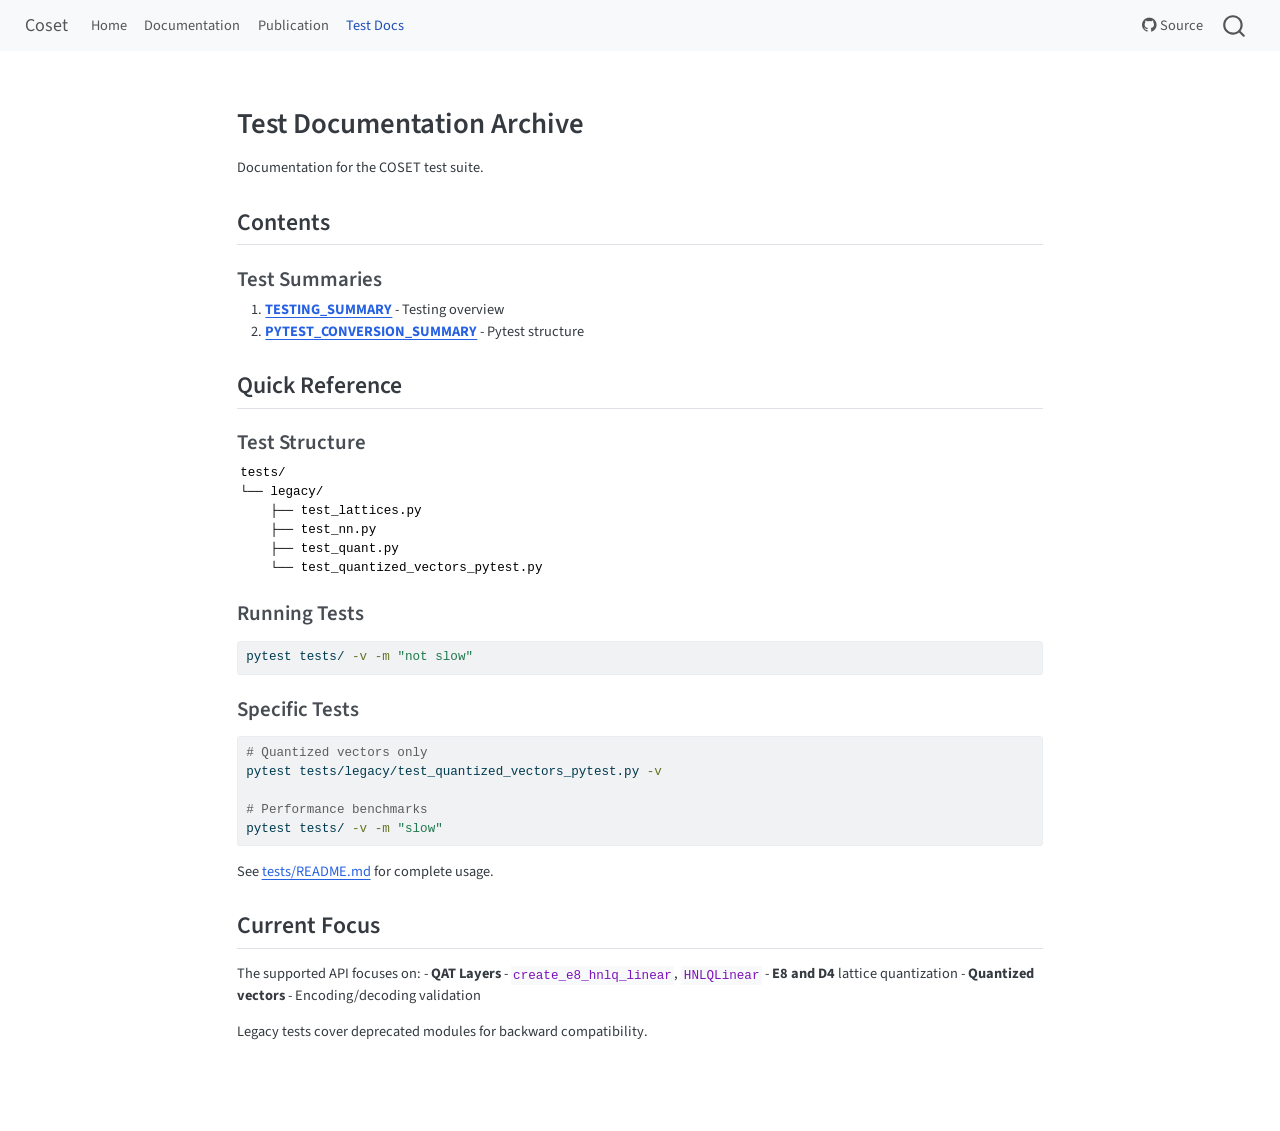
<file: docs/test-summaries/README.html>
<!DOCTYPE html>
<html xmlns="http://www.w3.org/1999/xhtml" lang="en" xml:lang="en"><head>

<meta charset="utf-8">
<meta name="generator" content="quarto-1.5.55">

<meta name="viewport" content="width=device-width, initial-scale=1.0, user-scalable=yes">


<title>readme – Coset</title>
<style>
code{white-space: pre-wrap;}
span.smallcaps{font-variant: small-caps;}
div.columns{display: flex; gap: min(4vw, 1.5em);}
div.column{flex: auto; overflow-x: auto;}
div.hanging-indent{margin-left: 1.5em; text-indent: -1.5em;}
ul.task-list{list-style: none;}
ul.task-list li input[type="checkbox"] {
  width: 0.8em;
  margin: 0 0.8em 0.2em -1em; /* quarto-specific, see https://github.com/quarto-dev/quarto-cli/issues/4556 */ 
  vertical-align: middle;
}
/* CSS for syntax highlighting */
pre > code.sourceCode { white-space: pre; position: relative; }
pre > code.sourceCode > span { line-height: 1.25; }
pre > code.sourceCode > span:empty { height: 1.2em; }
.sourceCode { overflow: visible; }
code.sourceCode > span { color: inherit; text-decoration: inherit; }
div.sourceCode { margin: 1em 0; }
pre.sourceCode { margin: 0; }
@media screen {
div.sourceCode { overflow: auto; }
}
@media print {
pre > code.sourceCode { white-space: pre-wrap; }
pre > code.sourceCode > span { display: inline-block; text-indent: -5em; padding-left: 5em; }
}
pre.numberSource code
  { counter-reset: source-line 0; }
pre.numberSource code > span
  { position: relative; left: -4em; counter-increment: source-line; }
pre.numberSource code > span > a:first-child::before
  { content: counter(source-line);
    position: relative; left: -1em; text-align: right; vertical-align: baseline;
    border: none; display: inline-block;
    -webkit-touch-callout: none; -webkit-user-select: none;
    -khtml-user-select: none; -moz-user-select: none;
    -ms-user-select: none; user-select: none;
    padding: 0 4px; width: 4em;
  }
pre.numberSource { margin-left: 3em;  padding-left: 4px; }
div.sourceCode
  {   }
@media screen {
pre > code.sourceCode > span > a:first-child::before { text-decoration: underline; }
}
</style>


<script src="../site_libs/quarto-nav/quarto-nav.js"></script>
<script src="../site_libs/quarto-nav/headroom.min.js"></script>
<script src="../site_libs/clipboard/clipboard.min.js"></script>
<script src="../site_libs/quarto-search/autocomplete.umd.js"></script>
<script src="../site_libs/quarto-search/fuse.min.js"></script>
<script src="../site_libs/quarto-search/quarto-search.js"></script>
<meta name="quarto:offset" content="../">
<script src="../site_libs/quarto-html/quarto.js"></script>
<script src="../site_libs/quarto-html/popper.min.js"></script>
<script src="../site_libs/quarto-html/tippy.umd.min.js"></script>
<script src="../site_libs/quarto-html/anchor.min.js"></script>
<link href="../site_libs/quarto-html/tippy.css" rel="stylesheet">
<link href="../site_libs/quarto-html/quarto-syntax-highlighting.css" rel="stylesheet" id="quarto-text-highlighting-styles">
<script src="../site_libs/bootstrap/bootstrap.min.js"></script>
<link href="../site_libs/bootstrap/bootstrap-icons.css" rel="stylesheet">
<link href="../site_libs/bootstrap/bootstrap.min.css" rel="stylesheet" id="quarto-bootstrap" data-mode="light">
<script id="quarto-search-options" type="application/json">{
  "location": "navbar",
  "copy-button": false,
  "collapse-after": 3,
  "panel-placement": "end",
  "type": "overlay",
  "limit": 50,
  "keyboard-shortcut": [
    "f",
    "/",
    "s"
  ],
  "show-item-context": false,
  "language": {
    "search-no-results-text": "No results",
    "search-matching-documents-text": "matching documents",
    "search-copy-link-title": "Copy link to search",
    "search-hide-matches-text": "Hide additional matches",
    "search-more-match-text": "more match in this document",
    "search-more-matches-text": "more matches in this document",
    "search-clear-button-title": "Clear",
    "search-text-placeholder": "",
    "search-detached-cancel-button-title": "Cancel",
    "search-submit-button-title": "Submit",
    "search-label": "Search"
  }
}</script>


</head>

<body class="nav-fixed fullcontent">

<div id="quarto-search-results"></div>
  <header id="quarto-header" class="headroom fixed-top">
    <nav class="navbar navbar-expand-lg " data-bs-theme="dark">
      <div class="navbar-container container-fluid">
      <div class="navbar-brand-container mx-auto">
    <a class="navbar-brand" href="../index.html">
    <span class="navbar-title">Coset</span>
    </a>
  </div>
            <div id="quarto-search" class="" title="Search"></div>
          <button class="navbar-toggler" type="button" data-bs-toggle="collapse" data-bs-target="#navbarCollapse" aria-controls="navbarCollapse" role="menu" aria-expanded="false" aria-label="Toggle navigation" onclick="if (window.quartoToggleHeadroom) { window.quartoToggleHeadroom(); }">
  <span class="navbar-toggler-icon"></span>
</button>
          <div class="collapse navbar-collapse" id="navbarCollapse">
            <ul class="navbar-nav navbar-nav-scroll me-auto">
  <li class="nav-item">
    <a class="nav-link" href="../index.html"> 
<span class="menu-text">Home</span></a>
  </li>  
  <li class="nav-item">
    <a class="nav-link" href="../project.html"> 
<span class="menu-text">Documentation</span></a>
  </li>  
  <li class="nav-item">
    <a class="nav-link" href="../paper.html"> 
<span class="menu-text">Publication</span></a>
  </li>  
  <li class="nav-item">
    <a class="nav-link active" href="../test-summaries/README.html" aria-current="page"> 
<span class="menu-text">Test Docs</span></a>
  </li>  
</ul>
            <ul class="navbar-nav navbar-nav-scroll ms-auto">
  <li class="nav-item">
    <a class="nav-link" href="https://github.com/coset/coset"> <i class="bi bi-github" role="img">
</i> 
<span class="menu-text">Source</span></a>
  </li>  
</ul>
          </div> <!-- /navcollapse -->
            <div class="quarto-navbar-tools">
</div>
      </div> <!-- /container-fluid -->
    </nav>
</header>
<!-- content -->
<div id="quarto-content" class="quarto-container page-columns page-rows-contents page-layout-article page-navbar">
<!-- sidebar -->
<!-- margin-sidebar -->
    
<!-- main -->
<main class="content" id="quarto-document-content">




<section id="test-documentation-archive" class="level1">
<h1>Test Documentation Archive</h1>
<p>Documentation for the COSET test suite.</p>
<section id="contents" class="level2">
<h2 class="anchored" data-anchor-id="contents">Contents</h2>
<section id="test-summaries" class="level3">
<h3 class="anchored" data-anchor-id="test-summaries">Test Summaries</h3>
<ol type="1">
<li><strong><a href="TESTING_SUMMARY.html">TESTING_SUMMARY</a></strong> - Testing overview</li>
<li><strong><a href="PYTEST_CONVERSION_SUMMARY.html">PYTEST_CONVERSION_SUMMARY</a></strong> - Pytest structure</li>
</ol>
</section>
</section>
<section id="quick-reference" class="level2">
<h2 class="anchored" data-anchor-id="quick-reference">Quick Reference</h2>
<section id="test-structure" class="level3">
<h3 class="anchored" data-anchor-id="test-structure">Test Structure</h3>
<pre><code>tests/
└── legacy/
    ├── test_lattices.py
    ├── test_nn.py
    ├── test_quant.py
    └── test_quantized_vectors_pytest.py</code></pre>
</section>
<section id="running-tests" class="level3">
<h3 class="anchored" data-anchor-id="running-tests">Running Tests</h3>
<div class="sourceCode" id="cb2"><pre class="sourceCode bash code-with-copy"><code class="sourceCode bash"><span id="cb2-1"><a href="#cb2-1" aria-hidden="true" tabindex="-1"></a><span class="ex">pytest</span> tests/ <span class="at">-v</span> <span class="at">-m</span> <span class="st">"not slow"</span></span></code><button title="Copy to Clipboard" class="code-copy-button"><i class="bi"></i></button></pre></div>
</section>
<section id="specific-tests" class="level3">
<h3 class="anchored" data-anchor-id="specific-tests">Specific Tests</h3>
<div class="sourceCode" id="cb3"><pre class="sourceCode bash code-with-copy"><code class="sourceCode bash"><span id="cb3-1"><a href="#cb3-1" aria-hidden="true" tabindex="-1"></a><span class="co"># Quantized vectors only</span></span>
<span id="cb3-2"><a href="#cb3-2" aria-hidden="true" tabindex="-1"></a><span class="ex">pytest</span> tests/legacy/test_quantized_vectors_pytest.py <span class="at">-v</span></span>
<span id="cb3-3"><a href="#cb3-3" aria-hidden="true" tabindex="-1"></a></span>
<span id="cb3-4"><a href="#cb3-4" aria-hidden="true" tabindex="-1"></a><span class="co"># Performance benchmarks</span></span>
<span id="cb3-5"><a href="#cb3-5" aria-hidden="true" tabindex="-1"></a><span class="ex">pytest</span> tests/ <span class="at">-v</span> <span class="at">-m</span> <span class="st">"slow"</span></span></code><button title="Copy to Clipboard" class="code-copy-button"><i class="bi"></i></button></pre></div>
<p>See <a href="../tests/README.md">tests/README.md</a> for complete usage.</p>
</section>
</section>
<section id="current-focus" class="level2">
<h2 class="anchored" data-anchor-id="current-focus">Current Focus</h2>
<p>The supported API focuses on: - <strong>QAT Layers</strong> - <code>create_e8_hnlq_linear</code>, <code>HNLQLinear</code> - <strong>E8 and D4</strong> lattice quantization - <strong>Quantized vectors</strong> - Encoding/decoding validation</p>
<p>Legacy tests cover deprecated modules for backward compatibility.</p>


</section>
</section>

</main> <!-- /main -->
<script id="quarto-html-after-body" type="application/javascript">
window.document.addEventListener("DOMContentLoaded", function (event) {
  const toggleBodyColorMode = (bsSheetEl) => {
    const mode = bsSheetEl.getAttribute("data-mode");
    const bodyEl = window.document.querySelector("body");
    if (mode === "dark") {
      bodyEl.classList.add("quarto-dark");
      bodyEl.classList.remove("quarto-light");
    } else {
      bodyEl.classList.add("quarto-light");
      bodyEl.classList.remove("quarto-dark");
    }
  }
  const toggleBodyColorPrimary = () => {
    const bsSheetEl = window.document.querySelector("link#quarto-bootstrap");
    if (bsSheetEl) {
      toggleBodyColorMode(bsSheetEl);
    }
  }
  toggleBodyColorPrimary();  
  const icon = "";
  const anchorJS = new window.AnchorJS();
  anchorJS.options = {
    placement: 'right',
    icon: icon
  };
  anchorJS.add('.anchored');
  const isCodeAnnotation = (el) => {
    for (const clz of el.classList) {
      if (clz.startsWith('code-annotation-')) {                     
        return true;
      }
    }
    return false;
  }
  const onCopySuccess = function(e) {
    // button target
    const button = e.trigger;
    // don't keep focus
    button.blur();
    // flash "checked"
    button.classList.add('code-copy-button-checked');
    var currentTitle = button.getAttribute("title");
    button.setAttribute("title", "Copied!");
    let tooltip;
    if (window.bootstrap) {
      button.setAttribute("data-bs-toggle", "tooltip");
      button.setAttribute("data-bs-placement", "left");
      button.setAttribute("data-bs-title", "Copied!");
      tooltip = new bootstrap.Tooltip(button, 
        { trigger: "manual", 
          customClass: "code-copy-button-tooltip",
          offset: [0, -8]});
      tooltip.show();    
    }
    setTimeout(function() {
      if (tooltip) {
        tooltip.hide();
        button.removeAttribute("data-bs-title");
        button.removeAttribute("data-bs-toggle");
        button.removeAttribute("data-bs-placement");
      }
      button.setAttribute("title", currentTitle);
      button.classList.remove('code-copy-button-checked');
    }, 1000);
    // clear code selection
    e.clearSelection();
  }
  const getTextToCopy = function(trigger) {
      const codeEl = trigger.previousElementSibling.cloneNode(true);
      for (const childEl of codeEl.children) {
        if (isCodeAnnotation(childEl)) {
          childEl.remove();
        }
      }
      return codeEl.innerText;
  }
  const clipboard = new window.ClipboardJS('.code-copy-button:not([data-in-quarto-modal])', {
    text: getTextToCopy
  });
  clipboard.on('success', onCopySuccess);
  if (window.document.getElementById('quarto-embedded-source-code-modal')) {
    // For code content inside modals, clipBoardJS needs to be initialized with a container option
    // TODO: Check when it could be a function (https://github.com/zenorocha/clipboard.js/issues/860)
    const clipboardModal = new window.ClipboardJS('.code-copy-button[data-in-quarto-modal]', {
      text: getTextToCopy,
      container: window.document.getElementById('quarto-embedded-source-code-modal')
    });
    clipboardModal.on('success', onCopySuccess);
  }
    var localhostRegex = new RegExp(/^(?:http|https):\/\/localhost\:?[0-9]*\//);
    var mailtoRegex = new RegExp(/^mailto:/);
      var filterRegex = new RegExp("https:\/\/mlsquare\.github\.io\/coset\/");
    var isInternal = (href) => {
        return filterRegex.test(href) || localhostRegex.test(href) || mailtoRegex.test(href);
    }
    // Inspect non-navigation links and adorn them if external
 	var links = window.document.querySelectorAll('a[href]:not(.nav-link):not(.navbar-brand):not(.toc-action):not(.sidebar-link):not(.sidebar-item-toggle):not(.pagination-link):not(.no-external):not([aria-hidden]):not(.dropdown-item):not(.quarto-navigation-tool):not(.about-link)');
    for (var i=0; i<links.length; i++) {
      const link = links[i];
      if (!isInternal(link.href)) {
        // undo the damage that might have been done by quarto-nav.js in the case of
        // links that we want to consider external
        if (link.dataset.originalHref !== undefined) {
          link.href = link.dataset.originalHref;
        }
      }
    }
  function tippyHover(el, contentFn, onTriggerFn, onUntriggerFn) {
    const config = {
      allowHTML: true,
      maxWidth: 500,
      delay: 100,
      arrow: false,
      appendTo: function(el) {
          return el.parentElement;
      },
      interactive: true,
      interactiveBorder: 10,
      theme: 'quarto',
      placement: 'bottom-start',
    };
    if (contentFn) {
      config.content = contentFn;
    }
    if (onTriggerFn) {
      config.onTrigger = onTriggerFn;
    }
    if (onUntriggerFn) {
      config.onUntrigger = onUntriggerFn;
    }
    window.tippy(el, config); 
  }
  const noterefs = window.document.querySelectorAll('a[role="doc-noteref"]');
  for (var i=0; i<noterefs.length; i++) {
    const ref = noterefs[i];
    tippyHover(ref, function() {
      // use id or data attribute instead here
      let href = ref.getAttribute('data-footnote-href') || ref.getAttribute('href');
      try { href = new URL(href).hash; } catch {}
      const id = href.replace(/^#\/?/, "");
      const note = window.document.getElementById(id);
      if (note) {
        return note.innerHTML;
      } else {
        return "";
      }
    });
  }
  const xrefs = window.document.querySelectorAll('a.quarto-xref');
  const processXRef = (id, note) => {
    // Strip column container classes
    const stripColumnClz = (el) => {
      el.classList.remove("page-full", "page-columns");
      if (el.children) {
        for (const child of el.children) {
          stripColumnClz(child);
        }
      }
    }
    stripColumnClz(note)
    if (id === null || id.startsWith('sec-')) {
      // Special case sections, only their first couple elements
      const container = document.createElement("div");
      if (note.children && note.children.length > 2) {
        container.appendChild(note.children[0].cloneNode(true));
        for (let i = 1; i < note.children.length; i++) {
          const child = note.children[i];
          if (child.tagName === "P" && child.innerText === "") {
            continue;
          } else {
            container.appendChild(child.cloneNode(true));
            break;
          }
        }
        if (window.Quarto?.typesetMath) {
          window.Quarto.typesetMath(container);
        }
        return container.innerHTML
      } else {
        if (window.Quarto?.typesetMath) {
          window.Quarto.typesetMath(note);
        }
        return note.innerHTML;
      }
    } else {
      // Remove any anchor links if they are present
      const anchorLink = note.querySelector('a.anchorjs-link');
      if (anchorLink) {
        anchorLink.remove();
      }
      if (window.Quarto?.typesetMath) {
        window.Quarto.typesetMath(note);
      }
      // TODO in 1.5, we should make sure this works without a callout special case
      if (note.classList.contains("callout")) {
        return note.outerHTML;
      } else {
        return note.innerHTML;
      }
    }
  }
  for (var i=0; i<xrefs.length; i++) {
    const xref = xrefs[i];
    tippyHover(xref, undefined, function(instance) {
      instance.disable();
      let url = xref.getAttribute('href');
      let hash = undefined; 
      if (url.startsWith('#')) {
        hash = url;
      } else {
        try { hash = new URL(url).hash; } catch {}
      }
      if (hash) {
        const id = hash.replace(/^#\/?/, "");
        const note = window.document.getElementById(id);
        if (note !== null) {
          try {
            const html = processXRef(id, note.cloneNode(true));
            instance.setContent(html);
          } finally {
            instance.enable();
            instance.show();
          }
        } else {
          // See if we can fetch this
          fetch(url.split('#')[0])
          .then(res => res.text())
          .then(html => {
            const parser = new DOMParser();
            const htmlDoc = parser.parseFromString(html, "text/html");
            const note = htmlDoc.getElementById(id);
            if (note !== null) {
              const html = processXRef(id, note);
              instance.setContent(html);
            } 
          }).finally(() => {
            instance.enable();
            instance.show();
          });
        }
      } else {
        // See if we can fetch a full url (with no hash to target)
        // This is a special case and we should probably do some content thinning / targeting
        fetch(url)
        .then(res => res.text())
        .then(html => {
          const parser = new DOMParser();
          const htmlDoc = parser.parseFromString(html, "text/html");
          const note = htmlDoc.querySelector('main.content');
          if (note !== null) {
            // This should only happen for chapter cross references
            // (since there is no id in the URL)
            // remove the first header
            if (note.children.length > 0 && note.children[0].tagName === "HEADER") {
              note.children[0].remove();
            }
            const html = processXRef(null, note);
            instance.setContent(html);
          } 
        }).finally(() => {
          instance.enable();
          instance.show();
        });
      }
    }, function(instance) {
    });
  }
      let selectedAnnoteEl;
      const selectorForAnnotation = ( cell, annotation) => {
        let cellAttr = 'data-code-cell="' + cell + '"';
        let lineAttr = 'data-code-annotation="' +  annotation + '"';
        const selector = 'span[' + cellAttr + '][' + lineAttr + ']';
        return selector;
      }
      const selectCodeLines = (annoteEl) => {
        const doc = window.document;
        const targetCell = annoteEl.getAttribute("data-target-cell");
        const targetAnnotation = annoteEl.getAttribute("data-target-annotation");
        const annoteSpan = window.document.querySelector(selectorForAnnotation(targetCell, targetAnnotation));
        const lines = annoteSpan.getAttribute("data-code-lines").split(",");
        const lineIds = lines.map((line) => {
          return targetCell + "-" + line;
        })
        let top = null;
        let height = null;
        let parent = null;
        if (lineIds.length > 0) {
            //compute the position of the single el (top and bottom and make a div)
            const el = window.document.getElementById(lineIds[0]);
            top = el.offsetTop;
            height = el.offsetHeight;
            parent = el.parentElement.parentElement;
          if (lineIds.length > 1) {
            const lastEl = window.document.getElementById(lineIds[lineIds.length - 1]);
            const bottom = lastEl.offsetTop + lastEl.offsetHeight;
            height = bottom - top;
          }
          if (top !== null && height !== null && parent !== null) {
            // cook up a div (if necessary) and position it 
            let div = window.document.getElementById("code-annotation-line-highlight");
            if (div === null) {
              div = window.document.createElement("div");
              div.setAttribute("id", "code-annotation-line-highlight");
              div.style.position = 'absolute';
              parent.appendChild(div);
            }
            div.style.top = top - 2 + "px";
            div.style.height = height + 4 + "px";
            div.style.left = 0;
            let gutterDiv = window.document.getElementById("code-annotation-line-highlight-gutter");
            if (gutterDiv === null) {
              gutterDiv = window.document.createElement("div");
              gutterDiv.setAttribute("id", "code-annotation-line-highlight-gutter");
              gutterDiv.style.position = 'absolute';
              const codeCell = window.document.getElementById(targetCell);
              const gutter = codeCell.querySelector('.code-annotation-gutter');
              gutter.appendChild(gutterDiv);
            }
            gutterDiv.style.top = top - 2 + "px";
            gutterDiv.style.height = height + 4 + "px";
          }
          selectedAnnoteEl = annoteEl;
        }
      };
      const unselectCodeLines = () => {
        const elementsIds = ["code-annotation-line-highlight", "code-annotation-line-highlight-gutter"];
        elementsIds.forEach((elId) => {
          const div = window.document.getElementById(elId);
          if (div) {
            div.remove();
          }
        });
        selectedAnnoteEl = undefined;
      };
        // Handle positioning of the toggle
    window.addEventListener(
      "resize",
      throttle(() => {
        elRect = undefined;
        if (selectedAnnoteEl) {
          selectCodeLines(selectedAnnoteEl);
        }
      }, 10)
    );
    function throttle(fn, ms) {
    let throttle = false;
    let timer;
      return (...args) => {
        if(!throttle) { // first call gets through
            fn.apply(this, args);
            throttle = true;
        } else { // all the others get throttled
            if(timer) clearTimeout(timer); // cancel #2
            timer = setTimeout(() => {
              fn.apply(this, args);
              timer = throttle = false;
            }, ms);
        }
      };
    }
      // Attach click handler to the DT
      const annoteDls = window.document.querySelectorAll('dt[data-target-cell]');
      for (const annoteDlNode of annoteDls) {
        annoteDlNode.addEventListener('click', (event) => {
          const clickedEl = event.target;
          if (clickedEl !== selectedAnnoteEl) {
            unselectCodeLines();
            const activeEl = window.document.querySelector('dt[data-target-cell].code-annotation-active');
            if (activeEl) {
              activeEl.classList.remove('code-annotation-active');
            }
            selectCodeLines(clickedEl);
            clickedEl.classList.add('code-annotation-active');
          } else {
            // Unselect the line
            unselectCodeLines();
            clickedEl.classList.remove('code-annotation-active');
          }
        });
      }
  const findCites = (el) => {
    const parentEl = el.parentElement;
    if (parentEl) {
      const cites = parentEl.dataset.cites;
      if (cites) {
        return {
          el,
          cites: cites.split(' ')
        };
      } else {
        return findCites(el.parentElement)
      }
    } else {
      return undefined;
    }
  };
  var bibliorefs = window.document.querySelectorAll('a[role="doc-biblioref"]');
  for (var i=0; i<bibliorefs.length; i++) {
    const ref = bibliorefs[i];
    const citeInfo = findCites(ref);
    if (citeInfo) {
      tippyHover(citeInfo.el, function() {
        var popup = window.document.createElement('div');
        citeInfo.cites.forEach(function(cite) {
          var citeDiv = window.document.createElement('div');
          citeDiv.classList.add('hanging-indent');
          citeDiv.classList.add('csl-entry');
          var biblioDiv = window.document.getElementById('ref-' + cite);
          if (biblioDiv) {
            citeDiv.innerHTML = biblioDiv.innerHTML;
          }
          popup.appendChild(citeDiv);
        });
        return popup.innerHTML;
      });
    }
  }
});
</script>
</div> <!-- /content -->




</body></html>
</file>
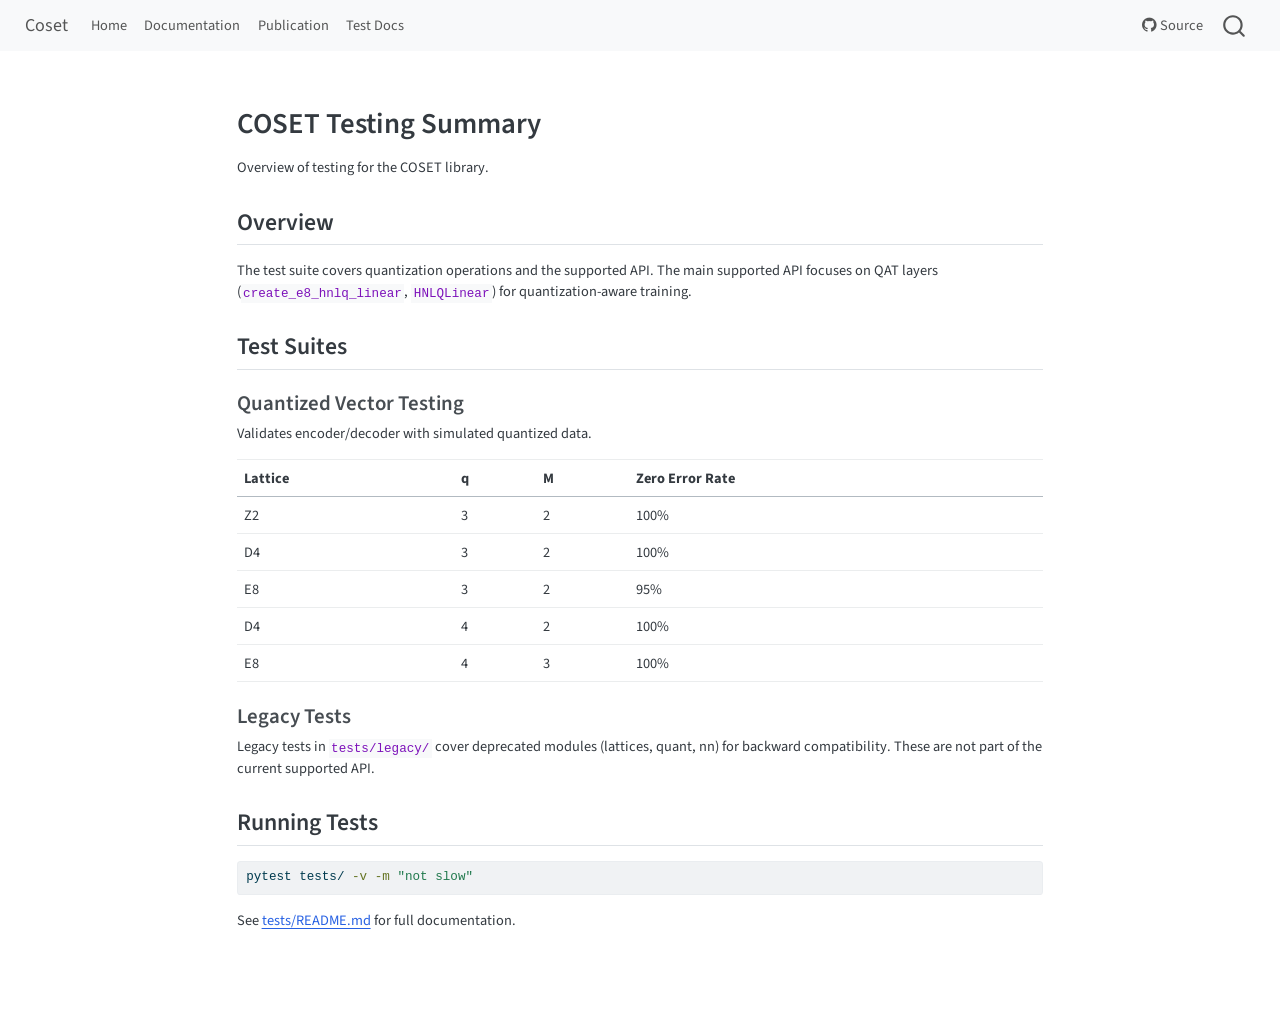
<file: docs/test-summaries/TESTING_SUMMARY.html>
<!DOCTYPE html>
<html xmlns="http://www.w3.org/1999/xhtml" lang="en" xml:lang="en"><head>

<meta charset="utf-8">
<meta name="generator" content="quarto-1.5.55">

<meta name="viewport" content="width=device-width, initial-scale=1.0, user-scalable=yes">


<title>testing_summary – Coset</title>
<style>
code{white-space: pre-wrap;}
span.smallcaps{font-variant: small-caps;}
div.columns{display: flex; gap: min(4vw, 1.5em);}
div.column{flex: auto; overflow-x: auto;}
div.hanging-indent{margin-left: 1.5em; text-indent: -1.5em;}
ul.task-list{list-style: none;}
ul.task-list li input[type="checkbox"] {
  width: 0.8em;
  margin: 0 0.8em 0.2em -1em; /* quarto-specific, see https://github.com/quarto-dev/quarto-cli/issues/4556 */ 
  vertical-align: middle;
}
/* CSS for syntax highlighting */
pre > code.sourceCode { white-space: pre; position: relative; }
pre > code.sourceCode > span { line-height: 1.25; }
pre > code.sourceCode > span:empty { height: 1.2em; }
.sourceCode { overflow: visible; }
code.sourceCode > span { color: inherit; text-decoration: inherit; }
div.sourceCode { margin: 1em 0; }
pre.sourceCode { margin: 0; }
@media screen {
div.sourceCode { overflow: auto; }
}
@media print {
pre > code.sourceCode { white-space: pre-wrap; }
pre > code.sourceCode > span { display: inline-block; text-indent: -5em; padding-left: 5em; }
}
pre.numberSource code
  { counter-reset: source-line 0; }
pre.numberSource code > span
  { position: relative; left: -4em; counter-increment: source-line; }
pre.numberSource code > span > a:first-child::before
  { content: counter(source-line);
    position: relative; left: -1em; text-align: right; vertical-align: baseline;
    border: none; display: inline-block;
    -webkit-touch-callout: none; -webkit-user-select: none;
    -khtml-user-select: none; -moz-user-select: none;
    -ms-user-select: none; user-select: none;
    padding: 0 4px; width: 4em;
  }
pre.numberSource { margin-left: 3em;  padding-left: 4px; }
div.sourceCode
  {   }
@media screen {
pre > code.sourceCode > span > a:first-child::before { text-decoration: underline; }
}
</style>


<script src="../site_libs/quarto-nav/quarto-nav.js"></script>
<script src="../site_libs/quarto-nav/headroom.min.js"></script>
<script src="../site_libs/clipboard/clipboard.min.js"></script>
<script src="../site_libs/quarto-search/autocomplete.umd.js"></script>
<script src="../site_libs/quarto-search/fuse.min.js"></script>
<script src="../site_libs/quarto-search/quarto-search.js"></script>
<meta name="quarto:offset" content="../">
<script src="../site_libs/quarto-html/quarto.js"></script>
<script src="../site_libs/quarto-html/popper.min.js"></script>
<script src="../site_libs/quarto-html/tippy.umd.min.js"></script>
<script src="../site_libs/quarto-html/anchor.min.js"></script>
<link href="../site_libs/quarto-html/tippy.css" rel="stylesheet">
<link href="../site_libs/quarto-html/quarto-syntax-highlighting.css" rel="stylesheet" id="quarto-text-highlighting-styles">
<script src="../site_libs/bootstrap/bootstrap.min.js"></script>
<link href="../site_libs/bootstrap/bootstrap-icons.css" rel="stylesheet">
<link href="../site_libs/bootstrap/bootstrap.min.css" rel="stylesheet" id="quarto-bootstrap" data-mode="light">
<script id="quarto-search-options" type="application/json">{
  "location": "navbar",
  "copy-button": false,
  "collapse-after": 3,
  "panel-placement": "end",
  "type": "overlay",
  "limit": 50,
  "keyboard-shortcut": [
    "f",
    "/",
    "s"
  ],
  "show-item-context": false,
  "language": {
    "search-no-results-text": "No results",
    "search-matching-documents-text": "matching documents",
    "search-copy-link-title": "Copy link to search",
    "search-hide-matches-text": "Hide additional matches",
    "search-more-match-text": "more match in this document",
    "search-more-matches-text": "more matches in this document",
    "search-clear-button-title": "Clear",
    "search-text-placeholder": "",
    "search-detached-cancel-button-title": "Cancel",
    "search-submit-button-title": "Submit",
    "search-label": "Search"
  }
}</script>


</head>

<body class="nav-fixed fullcontent">

<div id="quarto-search-results"></div>
  <header id="quarto-header" class="headroom fixed-top">
    <nav class="navbar navbar-expand-lg " data-bs-theme="dark">
      <div class="navbar-container container-fluid">
      <div class="navbar-brand-container mx-auto">
    <a class="navbar-brand" href="../index.html">
    <span class="navbar-title">Coset</span>
    </a>
  </div>
            <div id="quarto-search" class="" title="Search"></div>
          <button class="navbar-toggler" type="button" data-bs-toggle="collapse" data-bs-target="#navbarCollapse" aria-controls="navbarCollapse" role="menu" aria-expanded="false" aria-label="Toggle navigation" onclick="if (window.quartoToggleHeadroom) { window.quartoToggleHeadroom(); }">
  <span class="navbar-toggler-icon"></span>
</button>
          <div class="collapse navbar-collapse" id="navbarCollapse">
            <ul class="navbar-nav navbar-nav-scroll me-auto">
  <li class="nav-item">
    <a class="nav-link" href="../index.html"> 
<span class="menu-text">Home</span></a>
  </li>  
  <li class="nav-item">
    <a class="nav-link" href="../project.html"> 
<span class="menu-text">Documentation</span></a>
  </li>  
  <li class="nav-item">
    <a class="nav-link" href="../paper.html"> 
<span class="menu-text">Publication</span></a>
  </li>  
  <li class="nav-item">
    <a class="nav-link" href="../test-summaries/README.html"> 
<span class="menu-text">Test Docs</span></a>
  </li>  
</ul>
            <ul class="navbar-nav navbar-nav-scroll ms-auto">
  <li class="nav-item">
    <a class="nav-link" href="https://github.com/coset/coset"> <i class="bi bi-github" role="img">
</i> 
<span class="menu-text">Source</span></a>
  </li>  
</ul>
          </div> <!-- /navcollapse -->
            <div class="quarto-navbar-tools">
</div>
      </div> <!-- /container-fluid -->
    </nav>
</header>
<!-- content -->
<div id="quarto-content" class="quarto-container page-columns page-rows-contents page-layout-article page-navbar">
<!-- sidebar -->
<!-- margin-sidebar -->
    
<!-- main -->
<main class="content" id="quarto-document-content">




<section id="coset-testing-summary" class="level1">
<h1>COSET Testing Summary</h1>
<p>Overview of testing for the COSET library.</p>
<section id="overview" class="level2">
<h2 class="anchored" data-anchor-id="overview">Overview</h2>
<p>The test suite covers quantization operations and the supported API. The main supported API focuses on QAT layers (<code>create_e8_hnlq_linear</code>, <code>HNLQLinear</code>) for quantization-aware training.</p>
</section>
<section id="test-suites" class="level2">
<h2 class="anchored" data-anchor-id="test-suites">Test Suites</h2>
<section id="quantized-vector-testing" class="level3">
<h3 class="anchored" data-anchor-id="quantized-vector-testing">Quantized Vector Testing</h3>
<p>Validates encoder/decoder with simulated quantized data.</p>
<table class="caption-top table">
<thead>
<tr class="header">
<th>Lattice</th>
<th>q</th>
<th>M</th>
<th>Zero Error Rate</th>
</tr>
</thead>
<tbody>
<tr class="odd">
<td>Z2</td>
<td>3</td>
<td>2</td>
<td>100%</td>
</tr>
<tr class="even">
<td>D4</td>
<td>3</td>
<td>2</td>
<td>100%</td>
</tr>
<tr class="odd">
<td>E8</td>
<td>3</td>
<td>2</td>
<td>95%</td>
</tr>
<tr class="even">
<td>D4</td>
<td>4</td>
<td>2</td>
<td>100%</td>
</tr>
<tr class="odd">
<td>E8</td>
<td>4</td>
<td>3</td>
<td>100%</td>
</tr>
</tbody>
</table>
</section>
<section id="legacy-tests" class="level3">
<h3 class="anchored" data-anchor-id="legacy-tests">Legacy Tests</h3>
<p>Legacy tests in <code>tests/legacy/</code> cover deprecated modules (lattices, quant, nn) for backward compatibility. These are not part of the current supported API.</p>
</section>
</section>
<section id="running-tests" class="level2">
<h2 class="anchored" data-anchor-id="running-tests">Running Tests</h2>
<div class="sourceCode" id="cb1"><pre class="sourceCode bash code-with-copy"><code class="sourceCode bash"><span id="cb1-1"><a href="#cb1-1" aria-hidden="true" tabindex="-1"></a><span class="ex">pytest</span> tests/ <span class="at">-v</span> <span class="at">-m</span> <span class="st">"not slow"</span></span></code><button title="Copy to Clipboard" class="code-copy-button"><i class="bi"></i></button></pre></div>
<p>See <a href="../tests/README.md">tests/README.md</a> for full documentation.</p>


</section>
</section>

</main> <!-- /main -->
<script id="quarto-html-after-body" type="application/javascript">
window.document.addEventListener("DOMContentLoaded", function (event) {
  const toggleBodyColorMode = (bsSheetEl) => {
    const mode = bsSheetEl.getAttribute("data-mode");
    const bodyEl = window.document.querySelector("body");
    if (mode === "dark") {
      bodyEl.classList.add("quarto-dark");
      bodyEl.classList.remove("quarto-light");
    } else {
      bodyEl.classList.add("quarto-light");
      bodyEl.classList.remove("quarto-dark");
    }
  }
  const toggleBodyColorPrimary = () => {
    const bsSheetEl = window.document.querySelector("link#quarto-bootstrap");
    if (bsSheetEl) {
      toggleBodyColorMode(bsSheetEl);
    }
  }
  toggleBodyColorPrimary();  
  const icon = "";
  const anchorJS = new window.AnchorJS();
  anchorJS.options = {
    placement: 'right',
    icon: icon
  };
  anchorJS.add('.anchored');
  const isCodeAnnotation = (el) => {
    for (const clz of el.classList) {
      if (clz.startsWith('code-annotation-')) {                     
        return true;
      }
    }
    return false;
  }
  const onCopySuccess = function(e) {
    // button target
    const button = e.trigger;
    // don't keep focus
    button.blur();
    // flash "checked"
    button.classList.add('code-copy-button-checked');
    var currentTitle = button.getAttribute("title");
    button.setAttribute("title", "Copied!");
    let tooltip;
    if (window.bootstrap) {
      button.setAttribute("data-bs-toggle", "tooltip");
      button.setAttribute("data-bs-placement", "left");
      button.setAttribute("data-bs-title", "Copied!");
      tooltip = new bootstrap.Tooltip(button, 
        { trigger: "manual", 
          customClass: "code-copy-button-tooltip",
          offset: [0, -8]});
      tooltip.show();    
    }
    setTimeout(function() {
      if (tooltip) {
        tooltip.hide();
        button.removeAttribute("data-bs-title");
        button.removeAttribute("data-bs-toggle");
        button.removeAttribute("data-bs-placement");
      }
      button.setAttribute("title", currentTitle);
      button.classList.remove('code-copy-button-checked');
    }, 1000);
    // clear code selection
    e.clearSelection();
  }
  const getTextToCopy = function(trigger) {
      const codeEl = trigger.previousElementSibling.cloneNode(true);
      for (const childEl of codeEl.children) {
        if (isCodeAnnotation(childEl)) {
          childEl.remove();
        }
      }
      return codeEl.innerText;
  }
  const clipboard = new window.ClipboardJS('.code-copy-button:not([data-in-quarto-modal])', {
    text: getTextToCopy
  });
  clipboard.on('success', onCopySuccess);
  if (window.document.getElementById('quarto-embedded-source-code-modal')) {
    // For code content inside modals, clipBoardJS needs to be initialized with a container option
    // TODO: Check when it could be a function (https://github.com/zenorocha/clipboard.js/issues/860)
    const clipboardModal = new window.ClipboardJS('.code-copy-button[data-in-quarto-modal]', {
      text: getTextToCopy,
      container: window.document.getElementById('quarto-embedded-source-code-modal')
    });
    clipboardModal.on('success', onCopySuccess);
  }
    var localhostRegex = new RegExp(/^(?:http|https):\/\/localhost\:?[0-9]*\//);
    var mailtoRegex = new RegExp(/^mailto:/);
      var filterRegex = new RegExp("https:\/\/mlsquare\.github\.io\/coset\/");
    var isInternal = (href) => {
        return filterRegex.test(href) || localhostRegex.test(href) || mailtoRegex.test(href);
    }
    // Inspect non-navigation links and adorn them if external
 	var links = window.document.querySelectorAll('a[href]:not(.nav-link):not(.navbar-brand):not(.toc-action):not(.sidebar-link):not(.sidebar-item-toggle):not(.pagination-link):not(.no-external):not([aria-hidden]):not(.dropdown-item):not(.quarto-navigation-tool):not(.about-link)');
    for (var i=0; i<links.length; i++) {
      const link = links[i];
      if (!isInternal(link.href)) {
        // undo the damage that might have been done by quarto-nav.js in the case of
        // links that we want to consider external
        if (link.dataset.originalHref !== undefined) {
          link.href = link.dataset.originalHref;
        }
      }
    }
  function tippyHover(el, contentFn, onTriggerFn, onUntriggerFn) {
    const config = {
      allowHTML: true,
      maxWidth: 500,
      delay: 100,
      arrow: false,
      appendTo: function(el) {
          return el.parentElement;
      },
      interactive: true,
      interactiveBorder: 10,
      theme: 'quarto',
      placement: 'bottom-start',
    };
    if (contentFn) {
      config.content = contentFn;
    }
    if (onTriggerFn) {
      config.onTrigger = onTriggerFn;
    }
    if (onUntriggerFn) {
      config.onUntrigger = onUntriggerFn;
    }
    window.tippy(el, config); 
  }
  const noterefs = window.document.querySelectorAll('a[role="doc-noteref"]');
  for (var i=0; i<noterefs.length; i++) {
    const ref = noterefs[i];
    tippyHover(ref, function() {
      // use id or data attribute instead here
      let href = ref.getAttribute('data-footnote-href') || ref.getAttribute('href');
      try { href = new URL(href).hash; } catch {}
      const id = href.replace(/^#\/?/, "");
      const note = window.document.getElementById(id);
      if (note) {
        return note.innerHTML;
      } else {
        return "";
      }
    });
  }
  const xrefs = window.document.querySelectorAll('a.quarto-xref');
  const processXRef = (id, note) => {
    // Strip column container classes
    const stripColumnClz = (el) => {
      el.classList.remove("page-full", "page-columns");
      if (el.children) {
        for (const child of el.children) {
          stripColumnClz(child);
        }
      }
    }
    stripColumnClz(note)
    if (id === null || id.startsWith('sec-')) {
      // Special case sections, only their first couple elements
      const container = document.createElement("div");
      if (note.children && note.children.length > 2) {
        container.appendChild(note.children[0].cloneNode(true));
        for (let i = 1; i < note.children.length; i++) {
          const child = note.children[i];
          if (child.tagName === "P" && child.innerText === "") {
            continue;
          } else {
            container.appendChild(child.cloneNode(true));
            break;
          }
        }
        if (window.Quarto?.typesetMath) {
          window.Quarto.typesetMath(container);
        }
        return container.innerHTML
      } else {
        if (window.Quarto?.typesetMath) {
          window.Quarto.typesetMath(note);
        }
        return note.innerHTML;
      }
    } else {
      // Remove any anchor links if they are present
      const anchorLink = note.querySelector('a.anchorjs-link');
      if (anchorLink) {
        anchorLink.remove();
      }
      if (window.Quarto?.typesetMath) {
        window.Quarto.typesetMath(note);
      }
      // TODO in 1.5, we should make sure this works without a callout special case
      if (note.classList.contains("callout")) {
        return note.outerHTML;
      } else {
        return note.innerHTML;
      }
    }
  }
  for (var i=0; i<xrefs.length; i++) {
    const xref = xrefs[i];
    tippyHover(xref, undefined, function(instance) {
      instance.disable();
      let url = xref.getAttribute('href');
      let hash = undefined; 
      if (url.startsWith('#')) {
        hash = url;
      } else {
        try { hash = new URL(url).hash; } catch {}
      }
      if (hash) {
        const id = hash.replace(/^#\/?/, "");
        const note = window.document.getElementById(id);
        if (note !== null) {
          try {
            const html = processXRef(id, note.cloneNode(true));
            instance.setContent(html);
          } finally {
            instance.enable();
            instance.show();
          }
        } else {
          // See if we can fetch this
          fetch(url.split('#')[0])
          .then(res => res.text())
          .then(html => {
            const parser = new DOMParser();
            const htmlDoc = parser.parseFromString(html, "text/html");
            const note = htmlDoc.getElementById(id);
            if (note !== null) {
              const html = processXRef(id, note);
              instance.setContent(html);
            } 
          }).finally(() => {
            instance.enable();
            instance.show();
          });
        }
      } else {
        // See if we can fetch a full url (with no hash to target)
        // This is a special case and we should probably do some content thinning / targeting
        fetch(url)
        .then(res => res.text())
        .then(html => {
          const parser = new DOMParser();
          const htmlDoc = parser.parseFromString(html, "text/html");
          const note = htmlDoc.querySelector('main.content');
          if (note !== null) {
            // This should only happen for chapter cross references
            // (since there is no id in the URL)
            // remove the first header
            if (note.children.length > 0 && note.children[0].tagName === "HEADER") {
              note.children[0].remove();
            }
            const html = processXRef(null, note);
            instance.setContent(html);
          } 
        }).finally(() => {
          instance.enable();
          instance.show();
        });
      }
    }, function(instance) {
    });
  }
      let selectedAnnoteEl;
      const selectorForAnnotation = ( cell, annotation) => {
        let cellAttr = 'data-code-cell="' + cell + '"';
        let lineAttr = 'data-code-annotation="' +  annotation + '"';
        const selector = 'span[' + cellAttr + '][' + lineAttr + ']';
        return selector;
      }
      const selectCodeLines = (annoteEl) => {
        const doc = window.document;
        const targetCell = annoteEl.getAttribute("data-target-cell");
        const targetAnnotation = annoteEl.getAttribute("data-target-annotation");
        const annoteSpan = window.document.querySelector(selectorForAnnotation(targetCell, targetAnnotation));
        const lines = annoteSpan.getAttribute("data-code-lines").split(",");
        const lineIds = lines.map((line) => {
          return targetCell + "-" + line;
        })
        let top = null;
        let height = null;
        let parent = null;
        if (lineIds.length > 0) {
            //compute the position of the single el (top and bottom and make a div)
            const el = window.document.getElementById(lineIds[0]);
            top = el.offsetTop;
            height = el.offsetHeight;
            parent = el.parentElement.parentElement;
          if (lineIds.length > 1) {
            const lastEl = window.document.getElementById(lineIds[lineIds.length - 1]);
            const bottom = lastEl.offsetTop + lastEl.offsetHeight;
            height = bottom - top;
          }
          if (top !== null && height !== null && parent !== null) {
            // cook up a div (if necessary) and position it 
            let div = window.document.getElementById("code-annotation-line-highlight");
            if (div === null) {
              div = window.document.createElement("div");
              div.setAttribute("id", "code-annotation-line-highlight");
              div.style.position = 'absolute';
              parent.appendChild(div);
            }
            div.style.top = top - 2 + "px";
            div.style.height = height + 4 + "px";
            div.style.left = 0;
            let gutterDiv = window.document.getElementById("code-annotation-line-highlight-gutter");
            if (gutterDiv === null) {
              gutterDiv = window.document.createElement("div");
              gutterDiv.setAttribute("id", "code-annotation-line-highlight-gutter");
              gutterDiv.style.position = 'absolute';
              const codeCell = window.document.getElementById(targetCell);
              const gutter = codeCell.querySelector('.code-annotation-gutter');
              gutter.appendChild(gutterDiv);
            }
            gutterDiv.style.top = top - 2 + "px";
            gutterDiv.style.height = height + 4 + "px";
          }
          selectedAnnoteEl = annoteEl;
        }
      };
      const unselectCodeLines = () => {
        const elementsIds = ["code-annotation-line-highlight", "code-annotation-line-highlight-gutter"];
        elementsIds.forEach((elId) => {
          const div = window.document.getElementById(elId);
          if (div) {
            div.remove();
          }
        });
        selectedAnnoteEl = undefined;
      };
        // Handle positioning of the toggle
    window.addEventListener(
      "resize",
      throttle(() => {
        elRect = undefined;
        if (selectedAnnoteEl) {
          selectCodeLines(selectedAnnoteEl);
        }
      }, 10)
    );
    function throttle(fn, ms) {
    let throttle = false;
    let timer;
      return (...args) => {
        if(!throttle) { // first call gets through
            fn.apply(this, args);
            throttle = true;
        } else { // all the others get throttled
            if(timer) clearTimeout(timer); // cancel #2
            timer = setTimeout(() => {
              fn.apply(this, args);
              timer = throttle = false;
            }, ms);
        }
      };
    }
      // Attach click handler to the DT
      const annoteDls = window.document.querySelectorAll('dt[data-target-cell]');
      for (const annoteDlNode of annoteDls) {
        annoteDlNode.addEventListener('click', (event) => {
          const clickedEl = event.target;
          if (clickedEl !== selectedAnnoteEl) {
            unselectCodeLines();
            const activeEl = window.document.querySelector('dt[data-target-cell].code-annotation-active');
            if (activeEl) {
              activeEl.classList.remove('code-annotation-active');
            }
            selectCodeLines(clickedEl);
            clickedEl.classList.add('code-annotation-active');
          } else {
            // Unselect the line
            unselectCodeLines();
            clickedEl.classList.remove('code-annotation-active');
          }
        });
      }
  const findCites = (el) => {
    const parentEl = el.parentElement;
    if (parentEl) {
      const cites = parentEl.dataset.cites;
      if (cites) {
        return {
          el,
          cites: cites.split(' ')
        };
      } else {
        return findCites(el.parentElement)
      }
    } else {
      return undefined;
    }
  };
  var bibliorefs = window.document.querySelectorAll('a[role="doc-biblioref"]');
  for (var i=0; i<bibliorefs.length; i++) {
    const ref = bibliorefs[i];
    const citeInfo = findCites(ref);
    if (citeInfo) {
      tippyHover(citeInfo.el, function() {
        var popup = window.document.createElement('div');
        citeInfo.cites.forEach(function(cite) {
          var citeDiv = window.document.createElement('div');
          citeDiv.classList.add('hanging-indent');
          citeDiv.classList.add('csl-entry');
          var biblioDiv = window.document.getElementById('ref-' + cite);
          if (biblioDiv) {
            citeDiv.innerHTML = biblioDiv.innerHTML;
          }
          popup.appendChild(citeDiv);
        });
        return popup.innerHTML;
      });
    }
  }
});
</script>
</div> <!-- /content -->




</body></html>
</file>
<file: site_libs/quarto-html/tippy.css>
.tippy-box[data-animation=fade][data-state=hidden]{opacity:0}[data-tippy-root]{max-width:calc(100vw - 10px)}.tippy-box{position:relative;background-color:#333;color:#fff;border-radius:4px;font-size:14px;line-height:1.4;white-space:normal;outline:0;transition-property:transform,visibility,opacity}.tippy-box[data-placement^=top]>.tippy-arrow{bottom:0}.tippy-box[data-placement^=top]>.tippy-arrow:before{bottom:-7px;left:0;border-width:8px 8px 0;border-top-color:initial;transform-origin:center top}.tippy-box[data-placement^=bottom]>.tippy-arrow{top:0}.tippy-box[data-placement^=bottom]>.tippy-arrow:before{top:-7px;left:0;border-width:0 8px 8px;border-bottom-color:initial;transform-origin:center bottom}.tippy-box[data-placement^=left]>.tippy-arrow{right:0}.tippy-box[data-placement^=left]>.tippy-arrow:before{border-width:8px 0 8px 8px;border-left-color:initial;right:-7px;transform-origin:center left}.tippy-box[data-placement^=right]>.tippy-arrow{left:0}.tippy-box[data-placement^=right]>.tippy-arrow:before{left:-7px;border-width:8px 8px 8px 0;border-right-color:initial;transform-origin:center right}.tippy-box[data-inertia][data-state=visible]{transition-timing-function:cubic-bezier(.54,1.5,.38,1.11)}.tippy-arrow{width:16px;height:16px;color:#333}.tippy-arrow:before{content:"";position:absolute;border-color:transparent;border-style:solid}.tippy-content{position:relative;padding:5px 9px;z-index:1}
</file>
<file: site_libs/quarto-html/quarto-syntax-highlighting-ed96de9b727972fe78a7b5d16c58bf87.css>
/* quarto syntax highlight colors */
:root {
  --quarto-hl-ot-color: #003B4F;
  --quarto-hl-at-color: #657422;
  --quarto-hl-ss-color: #20794D;
  --quarto-hl-an-color: #5E5E5E;
  --quarto-hl-fu-color: #4758AB;
  --quarto-hl-st-color: #20794D;
  --quarto-hl-cf-color: #003B4F;
  --quarto-hl-op-color: #5E5E5E;
  --quarto-hl-er-color: #AD0000;
  --quarto-hl-bn-color: #AD0000;
  --quarto-hl-al-color: #AD0000;
  --quarto-hl-va-color: #111111;
  --quarto-hl-bu-color: inherit;
  --quarto-hl-ex-color: inherit;
  --quarto-hl-pp-color: #AD0000;
  --quarto-hl-in-color: #5E5E5E;
  --quarto-hl-vs-color: #20794D;
  --quarto-hl-wa-color: #5E5E5E;
  --quarto-hl-do-color: #5E5E5E;
  --quarto-hl-im-color: #00769E;
  --quarto-hl-ch-color: #20794D;
  --quarto-hl-dt-color: #AD0000;
  --quarto-hl-fl-color: #AD0000;
  --quarto-hl-co-color: #5E5E5E;
  --quarto-hl-cv-color: #5E5E5E;
  --quarto-hl-cn-color: #8f5902;
  --quarto-hl-sc-color: #5E5E5E;
  --quarto-hl-dv-color: #AD0000;
  --quarto-hl-kw-color: #003B4F;
}

/* other quarto variables */
:root {
  --quarto-font-monospace: SFMono-Regular, Menlo, Monaco, Consolas, "Liberation Mono", "Courier New", monospace;
}

/* syntax highlight based on Pandoc's rules */
pre > code.sourceCode > span {
  color: #003B4F;
}

code.sourceCode > span {
  color: #003B4F;
}

div.sourceCode,
div.sourceCode pre.sourceCode {
  color: #003B4F;
}

/* Normal */
code span {
  color: #003B4F;
}

/* Alert */
code span.al {
  color: #AD0000;
  font-style: inherit;
}

/* Annotation */
code span.an {
  color: #5E5E5E;
  font-style: inherit;
}

/* Attribute */
code span.at {
  color: #657422;
  font-style: inherit;
}

/* BaseN */
code span.bn {
  color: #AD0000;
  font-style: inherit;
}

/* BuiltIn */
code span.bu {
  font-style: inherit;
}

/* ControlFlow */
code span.cf {
  color: #003B4F;
  font-weight: bold;
  font-style: inherit;
}

/* Char */
code span.ch {
  color: #20794D;
  font-style: inherit;
}

/* Constant */
code span.cn {
  color: #8f5902;
  font-style: inherit;
}

/* Comment */
code span.co {
  color: #5E5E5E;
  font-style: inherit;
}

/* CommentVar */
code span.cv {
  color: #5E5E5E;
  font-style: italic;
}

/* Documentation */
code span.do {
  color: #5E5E5E;
  font-style: italic;
}

/* DataType */
code span.dt {
  color: #AD0000;
  font-style: inherit;
}

/* DecVal */
code span.dv {
  color: #AD0000;
  font-style: inherit;
}

/* Error */
code span.er {
  color: #AD0000;
  font-style: inherit;
}

/* Extension */
code span.ex {
  font-style: inherit;
}

/* Float */
code span.fl {
  color: #AD0000;
  font-style: inherit;
}

/* Function */
code span.fu {
  color: #4758AB;
  font-style: inherit;
}

/* Import */
code span.im {
  color: #00769E;
  font-style: inherit;
}

/* Information */
code span.in {
  color: #5E5E5E;
  font-style: inherit;
}

/* Keyword */
code span.kw {
  color: #003B4F;
  font-weight: bold;
  font-style: inherit;
}

/* Operator */
code span.op {
  color: #5E5E5E;
  font-style: inherit;
}

/* Other */
code span.ot {
  color: #003B4F;
  font-style: inherit;
}

/* Preprocessor */
code span.pp {
  color: #AD0000;
  font-style: inherit;
}

/* SpecialChar */
code span.sc {
  color: #5E5E5E;
  font-style: inherit;
}

/* SpecialString */
code span.ss {
  color: #20794D;
  font-style: inherit;
}

/* String */
code span.st {
  color: #20794D;
  font-style: inherit;
}

/* Variable */
code span.va {
  color: #111111;
  font-style: inherit;
}

/* VerbatimString */
code span.vs {
  color: #20794D;
  font-style: inherit;
}

/* Warning */
code span.wa {
  color: #5E5E5E;
  font-style: italic;
}

.prevent-inlining {
  content: "</";
}

/*# sourceMappingURL=0920dd6d7437995b8cdf7429764427b1.css.map */
</file>
<file: docs/site_libs/quarto-html/tippy.css>
.tippy-box[data-animation=fade][data-state=hidden]{opacity:0}[data-tippy-root]{max-width:calc(100vw - 10px)}.tippy-box{position:relative;background-color:#333;color:#fff;border-radius:4px;font-size:14px;line-height:1.4;white-space:normal;outline:0;transition-property:transform,visibility,opacity}.tippy-box[data-placement^=top]>.tippy-arrow{bottom:0}.tippy-box[data-placement^=top]>.tippy-arrow:before{bottom:-7px;left:0;border-width:8px 8px 0;border-top-color:initial;transform-origin:center top}.tippy-box[data-placement^=bottom]>.tippy-arrow{top:0}.tippy-box[data-placement^=bottom]>.tippy-arrow:before{top:-7px;left:0;border-width:0 8px 8px;border-bottom-color:initial;transform-origin:center bottom}.tippy-box[data-placement^=left]>.tippy-arrow{right:0}.tippy-box[data-placement^=left]>.tippy-arrow:before{border-width:8px 0 8px 8px;border-left-color:initial;right:-7px;transform-origin:center left}.tippy-box[data-placement^=right]>.tippy-arrow{left:0}.tippy-box[data-placement^=right]>.tippy-arrow:before{left:-7px;border-width:8px 8px 8px 0;border-right-color:initial;transform-origin:center right}.tippy-box[data-inertia][data-state=visible]{transition-timing-function:cubic-bezier(.54,1.5,.38,1.11)}.tippy-arrow{width:16px;height:16px;color:#333}.tippy-arrow:before{content:"";position:absolute;border-color:transparent;border-style:solid}.tippy-content{position:relative;padding:5px 9px;z-index:1}
</file>
<file: docs/site_libs/quarto-html/quarto-syntax-highlighting.css>
/* quarto syntax highlight colors */
:root {
  --quarto-hl-ot-color: #003B4F;
  --quarto-hl-at-color: #657422;
  --quarto-hl-ss-color: #20794D;
  --quarto-hl-an-color: #5E5E5E;
  --quarto-hl-fu-color: #4758AB;
  --quarto-hl-st-color: #20794D;
  --quarto-hl-cf-color: #003B4F;
  --quarto-hl-op-color: #5E5E5E;
  --quarto-hl-er-color: #AD0000;
  --quarto-hl-bn-color: #AD0000;
  --quarto-hl-al-color: #AD0000;
  --quarto-hl-va-color: #111111;
  --quarto-hl-bu-color: inherit;
  --quarto-hl-ex-color: inherit;
  --quarto-hl-pp-color: #AD0000;
  --quarto-hl-in-color: #5E5E5E;
  --quarto-hl-vs-color: #20794D;
  --quarto-hl-wa-color: #5E5E5E;
  --quarto-hl-do-color: #5E5E5E;
  --quarto-hl-im-color: #00769E;
  --quarto-hl-ch-color: #20794D;
  --quarto-hl-dt-color: #AD0000;
  --quarto-hl-fl-color: #AD0000;
  --quarto-hl-co-color: #5E5E5E;
  --quarto-hl-cv-color: #5E5E5E;
  --quarto-hl-cn-color: #8f5902;
  --quarto-hl-sc-color: #5E5E5E;
  --quarto-hl-dv-color: #AD0000;
  --quarto-hl-kw-color: #003B4F;
}

/* other quarto variables */
:root {
  --quarto-font-monospace: SFMono-Regular, Menlo, Monaco, Consolas, "Liberation Mono", "Courier New", monospace;
}

pre > code.sourceCode > span {
  color: #003B4F;
}

code span {
  color: #003B4F;
}

code.sourceCode > span {
  color: #003B4F;
}

div.sourceCode,
div.sourceCode pre.sourceCode {
  color: #003B4F;
}

code span.ot {
  color: #003B4F;
  font-style: inherit;
}

code span.at {
  color: #657422;
  font-style: inherit;
}

code span.ss {
  color: #20794D;
  font-style: inherit;
}

code span.an {
  color: #5E5E5E;
  font-style: inherit;
}

code span.fu {
  color: #4758AB;
  font-style: inherit;
}

code span.st {
  color: #20794D;
  font-style: inherit;
}

code span.cf {
  color: #003B4F;
  font-weight: bold;
  font-style: inherit;
}

code span.op {
  color: #5E5E5E;
  font-style: inherit;
}

code span.er {
  color: #AD0000;
  font-style: inherit;
}

code span.bn {
  color: #AD0000;
  font-style: inherit;
}

code span.al {
  color: #AD0000;
  font-style: inherit;
}

code span.va {
  color: #111111;
  font-style: inherit;
}

code span.bu {
  font-style: inherit;
}

code span.ex {
  font-style: inherit;
}

code span.pp {
  color: #AD0000;
  font-style: inherit;
}

code span.in {
  color: #5E5E5E;
  font-style: inherit;
}

code span.vs {
  color: #20794D;
  font-style: inherit;
}

code span.wa {
  color: #5E5E5E;
  font-style: italic;
}

code span.do {
  color: #5E5E5E;
  font-style: italic;
}

code span.im {
  color: #00769E;
  font-style: inherit;
}

code span.ch {
  color: #20794D;
  font-style: inherit;
}

code span.dt {
  color: #AD0000;
  font-style: inherit;
}

code span.fl {
  color: #AD0000;
  font-style: inherit;
}

code span.co {
  color: #5E5E5E;
  font-style: inherit;
}

code span.cv {
  color: #5E5E5E;
  font-style: italic;
}

code span.cn {
  color: #8f5902;
  font-style: inherit;
}

code span.sc {
  color: #5E5E5E;
  font-style: inherit;
}

code span.dv {
  color: #AD0000;
  font-style: inherit;
}

code span.kw {
  color: #003B4F;
  font-weight: bold;
  font-style: inherit;
}

.prevent-inlining {
  content: "</";
}

/*# sourceMappingURL=debc5d5d77c3f9108843748ff7464032.css.map */
</file>
